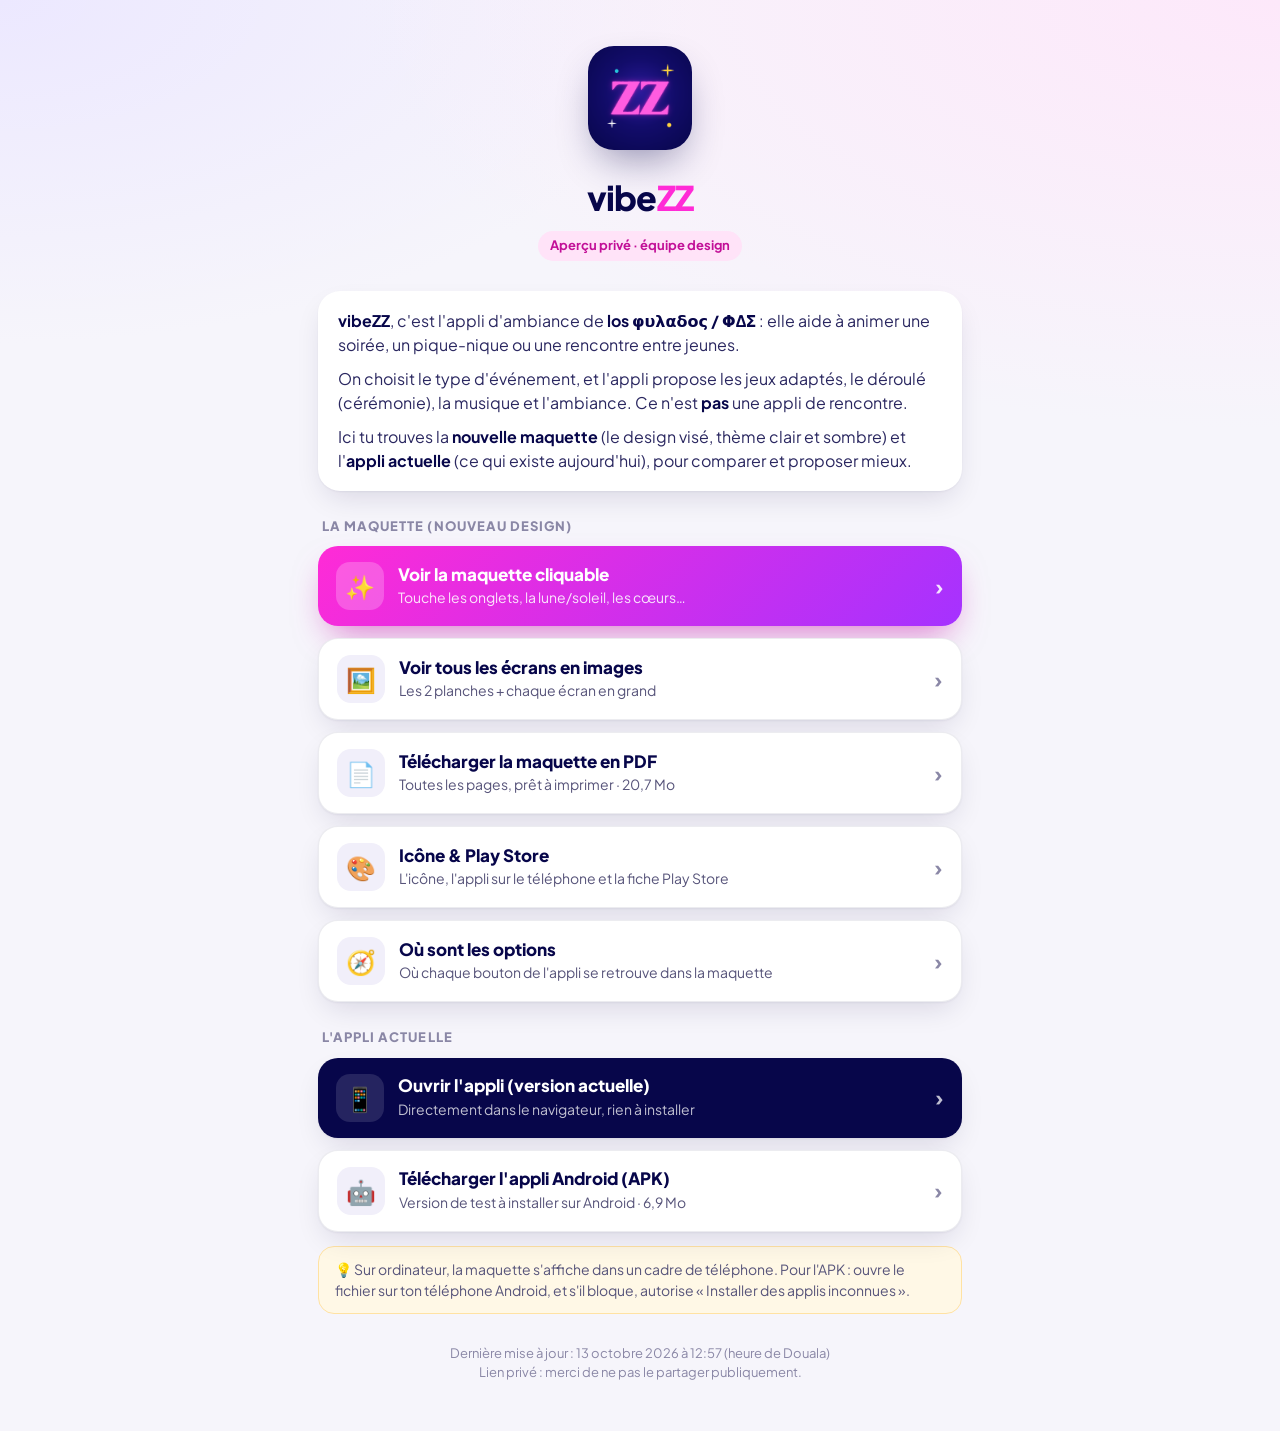
<file: index.html>
<!doctype html>
<html lang="fr"><head><meta charset="utf-8">
<meta name="viewport" content="width=device-width, initial-scale=1, viewport-fit=cover">
<meta name="robots" content="noindex,nofollow,noarchive">
<meta name="theme-color" content="#ffffff">
<link rel="icon" type="image/png" href="icone-zz.png">
<link rel="apple-touch-icon" href="icone-zz.png">
<title>vibeZZ · aperçu privé</title>
<style>
@font-face { font-family: "Jakarta"; src: url(fonts/jakarta.ttf) format("truetype"); font-weight: 200 800; }
* { box-sizing: border-box; margin: 0; padding: 0; }
:root { --navy:#07064a; --mag:#ff2bd6; --mag-d:#c20f97; --bg:#f6f5fb; --card:#fff; --t2:#57547a; --t3:#8a87a6; --line:rgba(18,15,61,.08);
  --shadow: 0 1px 2px rgba(18,15,61,.05), 0 12px 30px -8px rgba(18,15,61,.14); }
html { -webkit-text-size-adjust: 100%; }
body { font-family: "Jakarta", system-ui, -apple-system, Segoe UI, Roboto, sans-serif; color: var(--navy); line-height: 1.5;
  background: radial-gradient(120% 50% at 100% 0%, #fde8fa 0%, rgba(253,232,250,0) 60%), radial-gradient(90% 40% at 0% 0%, #ece8ff 0%, rgba(236,232,255,0) 60%), var(--bg);
  min-height: 100vh; -webkit-font-smoothing: antialiased; }
.wrap { max-width: 680px; margin: 0 auto; padding: 28px 18px 48px; }
a { color: var(--mag-d); }
.top { display:flex; align-items:center; gap:12px; margin-bottom: 18px; }
.top a.back { text-decoration:none; font-weight:700; background:#fff; border-radius:999px; padding:8px 14px; box-shadow:var(--shadow); color:var(--navy); font-size:15px; }
.foot { text-align:center; color: var(--t3); font-size: 13px; margin-top: 30px; }

.hero { text-align:center; padding: 18px 6px 8px; }
.hero img { width: 104px; height: 104px; border-radius: 26px; box-shadow: 0 18px 40px -12px rgba(7,6,74,.45); }
.hero h1 { font-size: 34px; font-weight: 800; letter-spacing: -.02em; margin-top: 16px; }
.hero h1 span { color: var(--mag); }
.hero .tag { display:inline-block; margin-top: 8px; font-size: 13px; font-weight: 700; color: var(--mag-d); background: #ffe3f8; padding: 5px 12px; border-radius: 999px; }
.intro { background: var(--card); border-radius: 22px; padding: 18px 20px; box-shadow: var(--shadow); margin: 22px 0; font-size: 16px; color: #2a2760; }
.intro p + p { margin-top: 10px; }
.intro b { color: var(--navy); }
.btns { display: grid; gap: 12px; }
.btn { display:flex; align-items:center; gap: 14px; text-decoration:none; color: var(--navy); background: var(--card); border-radius: 20px; padding: 16px 18px;
  box-shadow: var(--shadow); transition: transform .15s ease, box-shadow .15s ease; border: 1px solid var(--line); }
.btn:hover { transform: translateY(-2px); box-shadow: 0 2px 4px rgba(18,15,61,.06), 0 20px 40px -12px rgba(48,20,110,.28); }
.btn:active { transform: scale(.98); }
.btn .ic { flex: 0 0 48px; height: 48px; border-radius: 14px; display:grid; place-items:center; font-size: 24px; background: #f1effa; }
.btn .tx { flex: 1; min-width: 0; }
.btn .tt { display:block; font-weight: 800; font-size: 17px; line-height: 1.25; }
.btn .st { display:block; font-size: 14px; color: var(--t2); margin-top: 2px; }
.btn .ar { color: var(--t3); font-size: 22px; font-weight: 700; }
.btn.main { background: linear-gradient(135deg, #ff2bd6 0%, #a532ff 100%); color: #fff; border: 0; box-shadow: 0 16px 34px -12px rgba(200,20,170,.6); }
.btn.main .ic { background: rgba(255,255,255,.22); }
.btn.main .st, .btn.main .ar { color: rgba(255,255,255,.88); }
.btn.dark { background: var(--navy); color: #fff; border: 0; }
.btn.dark .ic { background: rgba(255,255,255,.12); }
.btn.dark .st, .btn.dark .ar { color: rgba(255,255,255,.75); }
.sec { font-size: 13px; font-weight: 800; letter-spacing: .08em; text-transform: uppercase; color: var(--t3); margin: 26px 4px 10px; }
.note { font-size: 14px; color: var(--t2); background: #fff8e6; border-radius: 16px; padding: 12px 16px; margin-top: 14px; border: 1px solid #ffe2a3; }

</style></head><body><div class="wrap">

<div class="hero"><img src="icone-zz.png" alt="Icône vibeZZ"><h1>vibe<span>ZZ</span></h1>
<span class="tag">Aperçu privé · équipe design</span></div>
<div class="intro">
<p><b>vibeZZ</b>, c'est l'appli d'ambiance de <b>los φυλαδος / ΦΔΣ</b> : elle aide à animer une soirée, un pique-nique ou une rencontre entre jeunes.</p>
<p>On choisit le type d'événement, et l'appli propose les jeux adaptés, le déroulé (cérémonie), la musique et l'ambiance. Ce n'est <b>pas</b> une appli de rencontre.</p>
<p>Ici tu trouves la <b>nouvelle maquette</b> (le design visé, thème clair et sombre) et l'<b>appli actuelle</b> (ce qui existe aujourd'hui), pour comparer et proposer mieux.</p>
</div>
<div class="sec">La maquette (nouveau design)</div>
<div class="btns">
<a class="btn main" href="maquette/"><span class="ic">✨</span><span class="tx"><span class="tt">Voir la maquette cliquable</span><span class="st">Touche les onglets, la lune/soleil, les cœurs…</span></span><span class="ar">›</span></a>

<a class="btn " href="ecrans.html"><span class="ic">🖼️</span><span class="tx"><span class="tt">Voir tous les écrans en images</span><span class="st">Les 2 planches + chaque écran en grand</span></span><span class="ar">›</span></a>

<a class="btn " href="fichiers/vibeZZ-maquette.pdf" download><span class="ic">📄</span><span class="tx"><span class="tt">Télécharger la maquette en PDF</span><span class="st">Toutes les pages, prêt à imprimer · 20,7 Mo</span></span><span class="ar">›</span></a>

<a class="btn " href="maquette/identite.html"><span class="ic">🎨</span><span class="tx"><span class="tt">Icône & Play Store</span><span class="st">L'icône, l'appli sur le téléphone et la fiche Play Store</span></span><span class="ar">›</span></a>

<a class="btn " href="options.html"><span class="ic">🧭</span><span class="tx"><span class="tt">Où sont les options</span><span class="st">Où chaque bouton de l'appli se retrouve dans la maquette</span></span><span class="ar">›</span></a>

</div>
<div class="sec">L'appli actuelle</div>
<div class="btns">
<a class="btn dark" href="app/"><span class="ic">📱</span><span class="tx"><span class="tt">Ouvrir l'appli (version actuelle)</span><span class="st">Directement dans le navigateur, rien à installer</span></span><span class="ar">›</span></a>

<a class="btn " href="fichiers/vibeZZ-test.apk" download><span class="ic">🤖</span><span class="tx"><span class="tt">Télécharger l'appli Android (APK)</span><span class="st">Version de test à installer sur Android · 6,9 Mo</span></span><span class="ar">›</span></a>

</div>
<p class="note">💡 Sur ordinateur, la maquette s'affiche dans un cadre de téléphone. Pour l'APK : ouvre le fichier sur ton téléphone Android, et s'il bloque, autorise « Installer des applis inconnues ».</p>
<p class="foot">Dernière mise à jour : 13 octobre 2026 à 12:57 (heure de Douala)<br>Lien privé : merci de ne pas le partager publiquement.</p></div></body></html>
</file>
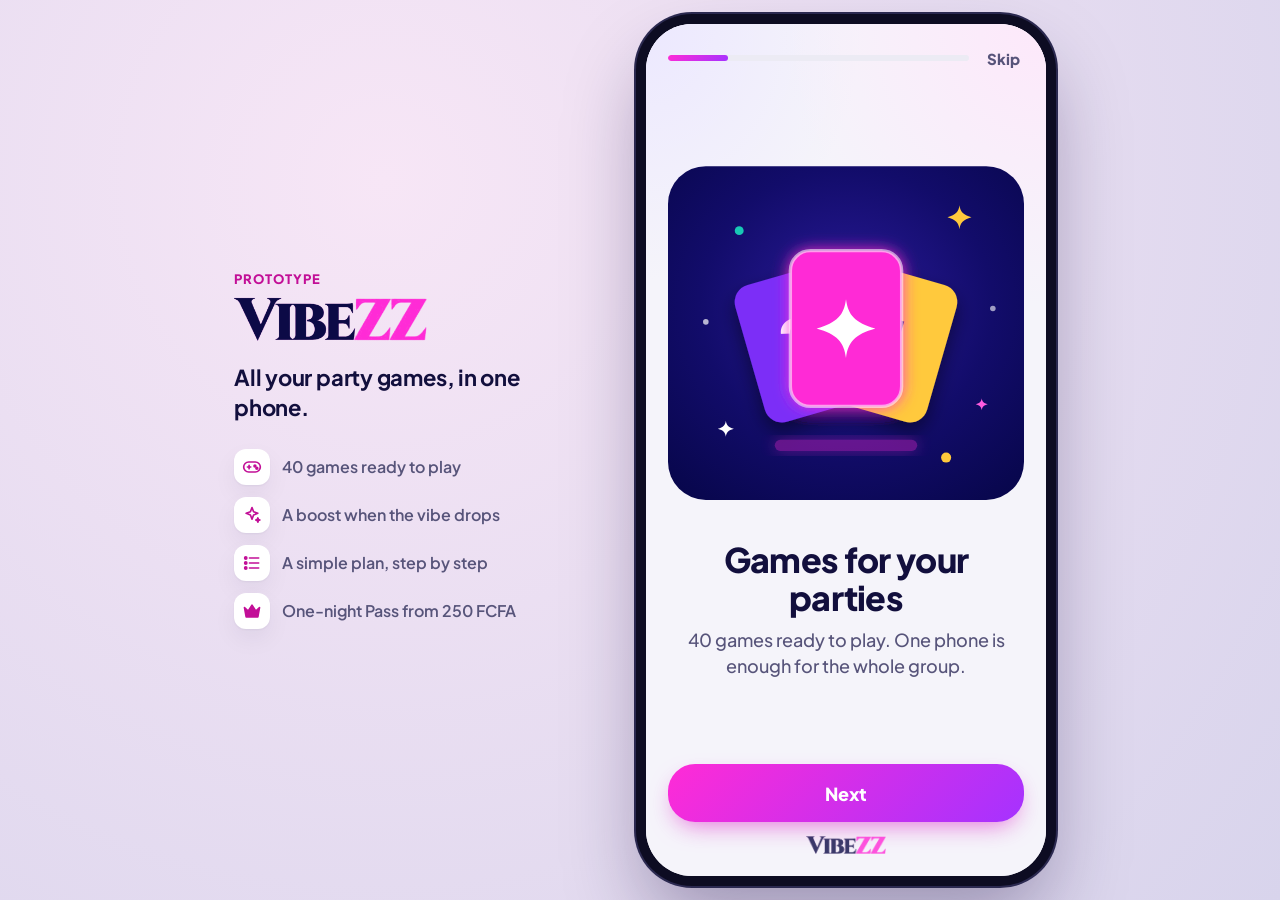
<file: app/index.html>
<!doctype html>
<html lang="fr">
  <head>
    <meta name="robots" content="noindex,nofollow,noarchive">
    <meta charset="UTF-8" />
    <meta name="viewport" content="width=device-width, initial-scale=1, viewport-fit=cover" />
    <meta name="theme-color" content="#f5f4fa" />
    <meta name="description" content="vibeZZ · Jeux de soirée. 40 jeux, une relance quand l'ambiance baisse et un programme simple, dans un seul téléphone." />
    <link rel="icon" type="image/png" sizes="64x64" href="./favicon.png" />
    <link rel="icon" type="image/png" sizes="192x192" href="./icon-192.png" />
    <link rel="apple-touch-icon" sizes="180x180" href="./apple-touch-icon.png" />
    <title>vibeZZ · Jeux de soirée</title>
    <script type="module" crossorigin src="./assets/index-Cd47HZCJ.js"></script>
    <link rel="stylesheet" crossorigin href="./assets/index-VBh6Sw8h.css">
  </head>
  <body>
    <div id="root"></div>
  </body>
</html>
</file>
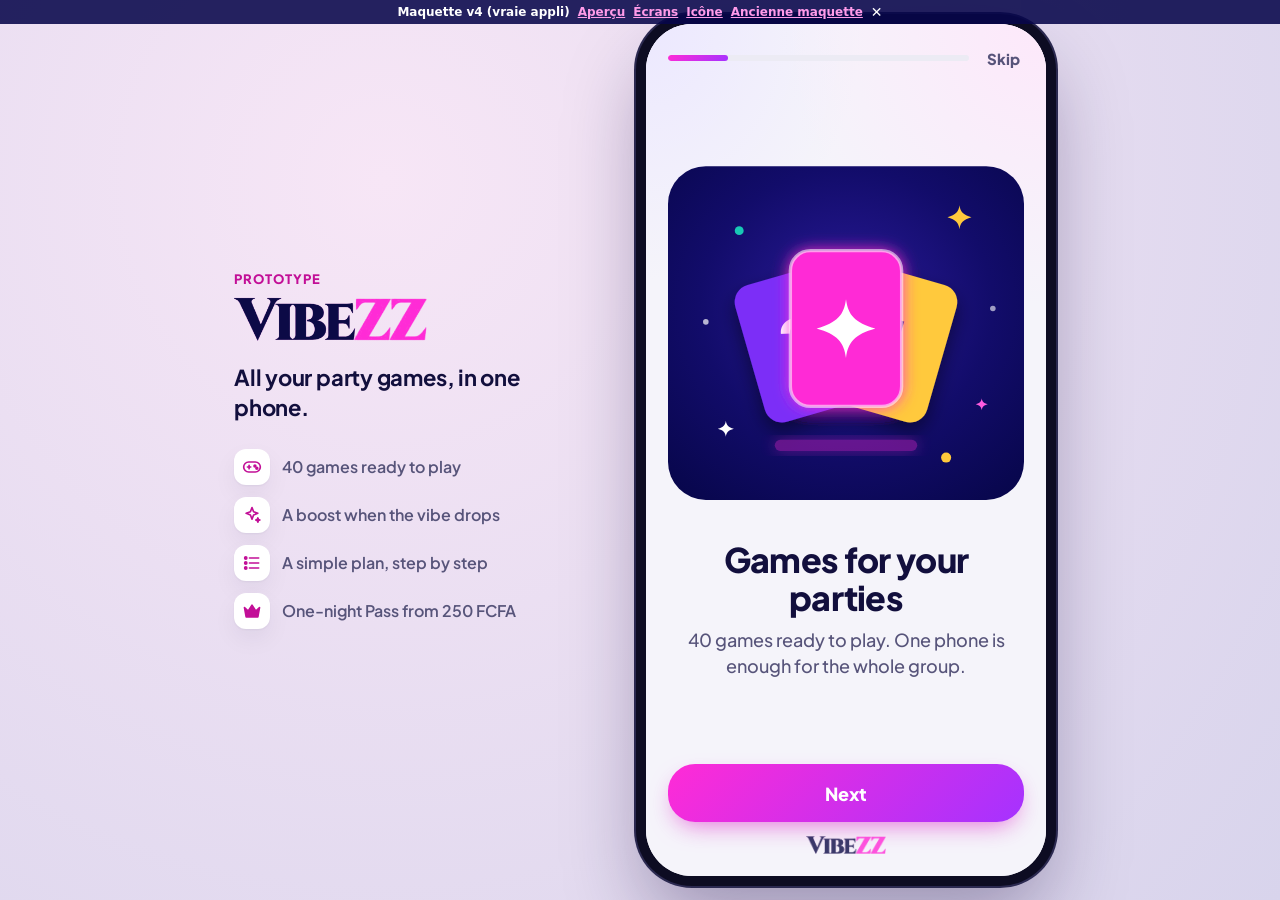
<file: maquette/index.html>
<!doctype html>
<html lang="fr">
  <head>
    <meta name="robots" content="noindex,nofollow,noarchive">
    <title>vibeZZ · maquette v4</title>
    <script>try{if(!localStorage.getItem('vibezz.v2')){localStorage.setItem('vibezz.v2',JSON.stringify({players:['Ludo','Evra','Mireille','Junior','Carine','Boris']}));localStorage.setItem('vibezz.groups',JSON.stringify({'Les cousins':['Ludo','Evra','Mireille','Junior','Carine','Boris']}))}}catch(e){}</script>
    <meta charset="UTF-8" />
    <meta name="viewport" content="width=device-width, initial-scale=1, viewport-fit=cover" />
    <meta name="theme-color" content="#f5f4fa" />
    <meta name="description" content="vibeZZ · Jeux de soirée. 40 jeux, une relance quand l'ambiance baisse et un programme simple, dans un seul téléphone." />
    <link rel="icon" type="image/png" sizes="64x64" href="./favicon.png" />
    <link rel="icon" type="image/png" sizes="192x192" href="./icon-192.png" />
    <link rel="apple-touch-icon" sizes="180x180" href="./apple-touch-icon.png" />
    <title>vibeZZ · Jeux de soirée</title>
    <script type="module" crossorigin src="./assets/index-Cd47HZCJ.js"></script>
    <link rel="stylesheet" crossorigin href="./assets/index-VBh6Sw8h.css">
  </head>
  <body><div id="maq-v4" style="position:fixed;top:0;left:0;right:0;z-index:9999;display:flex;gap:8px;justify-content:center;align-items:center;padding:4px 8px;font:700 12px system-ui;background:rgba(7,6,74,.88);color:#fff"><span>Maquette v4 (vraie appli)</span><a style="color:#ff9be9" href="../">Aperçu</a><a style="color:#ff9be9" href="../ecrans.html">Écrans</a><a style="color:#ff9be9" href="identite.html">Icône</a><a style="color:#ff9be9" href="maquette-v2.html">Ancienne maquette</a><button onclick="this.parentNode.remove()" style="background:none;border:0;color:#fff;font-size:14px">✕</button></div>
    <div id="root"></div>
  </body>
</html>
</file>
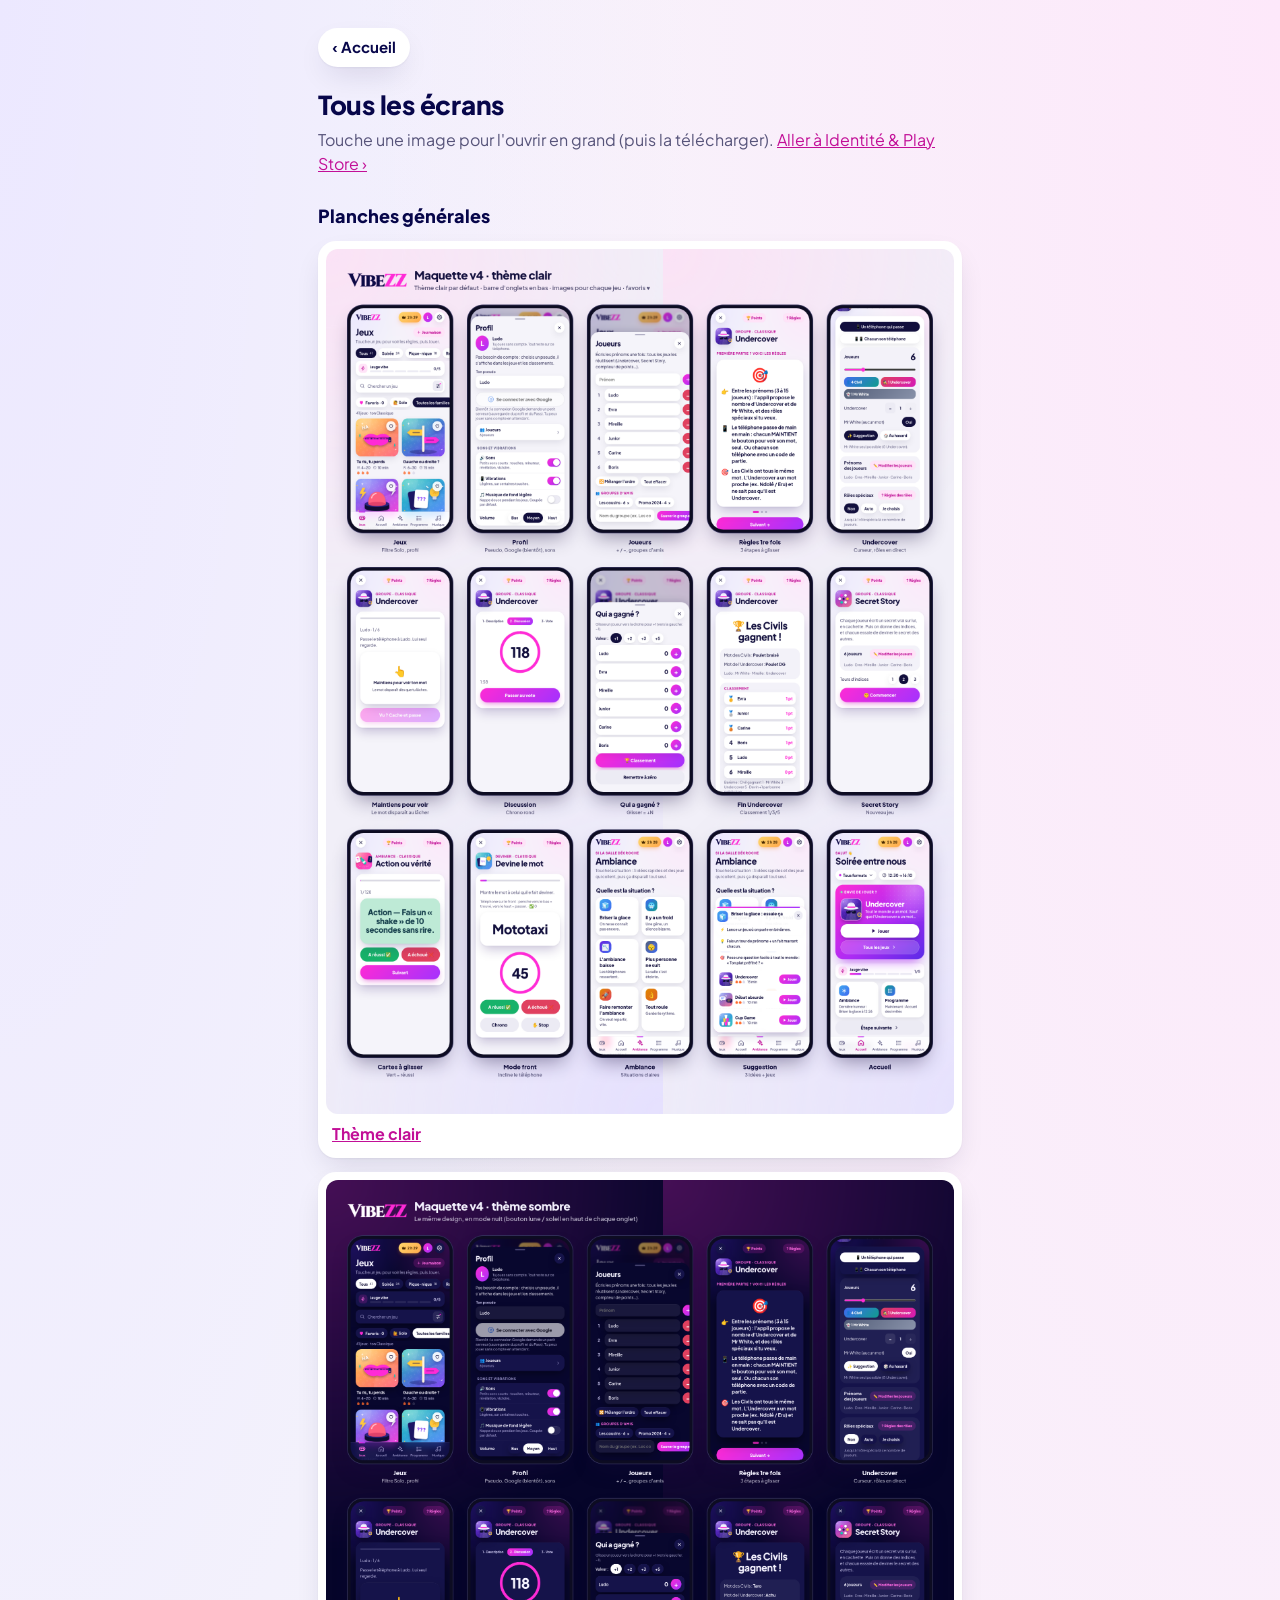
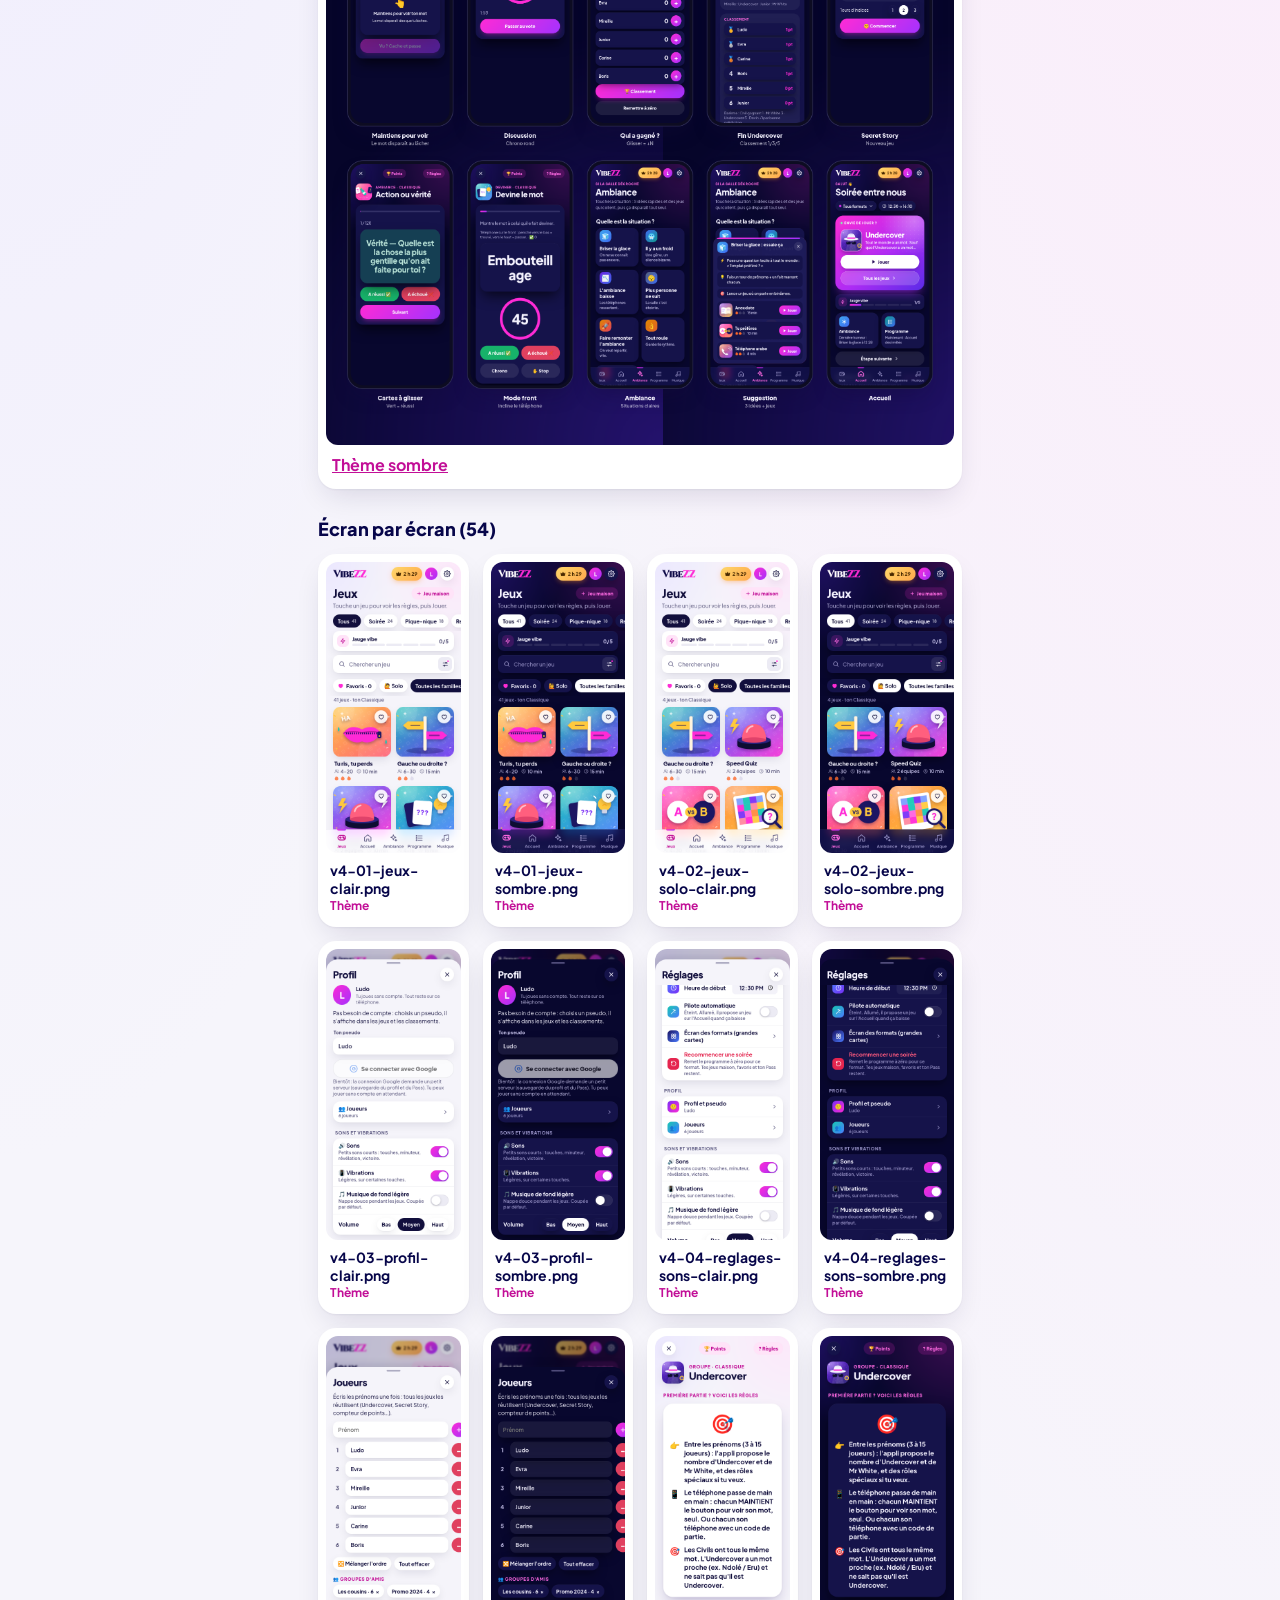
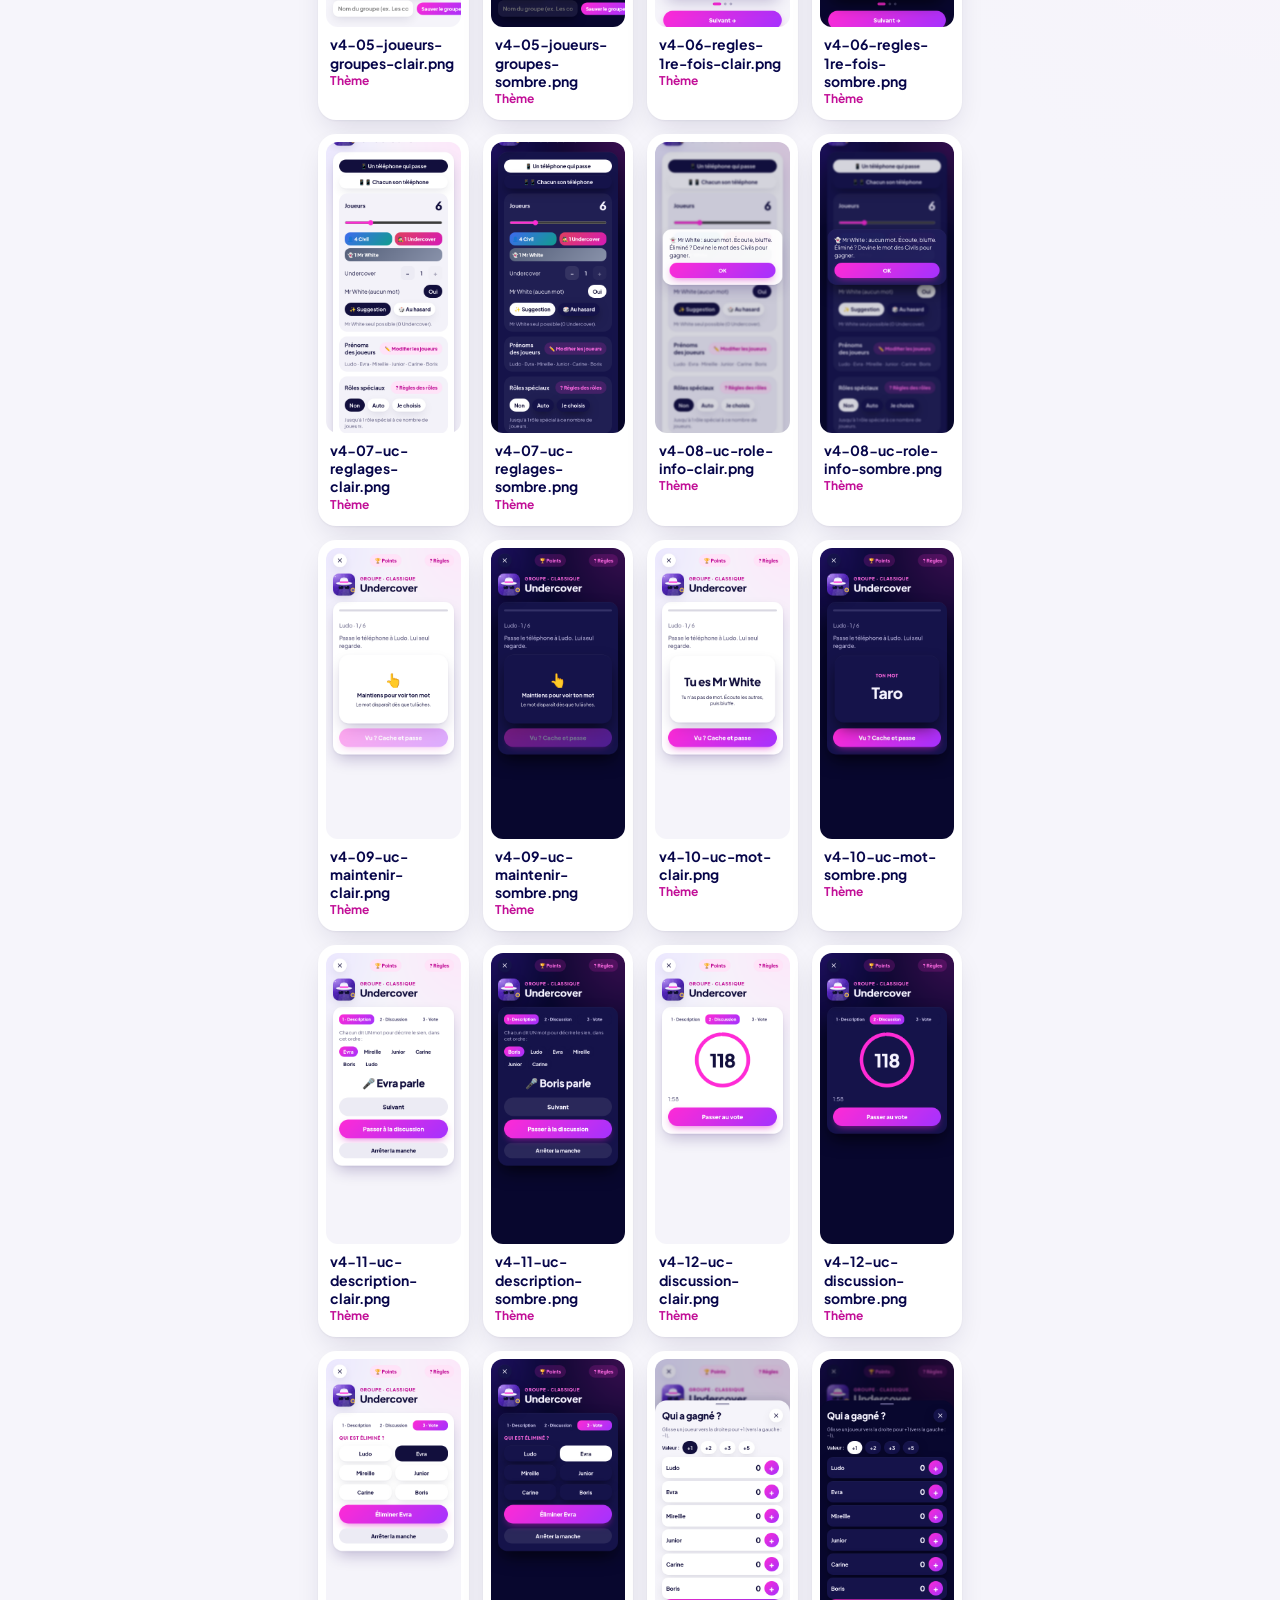
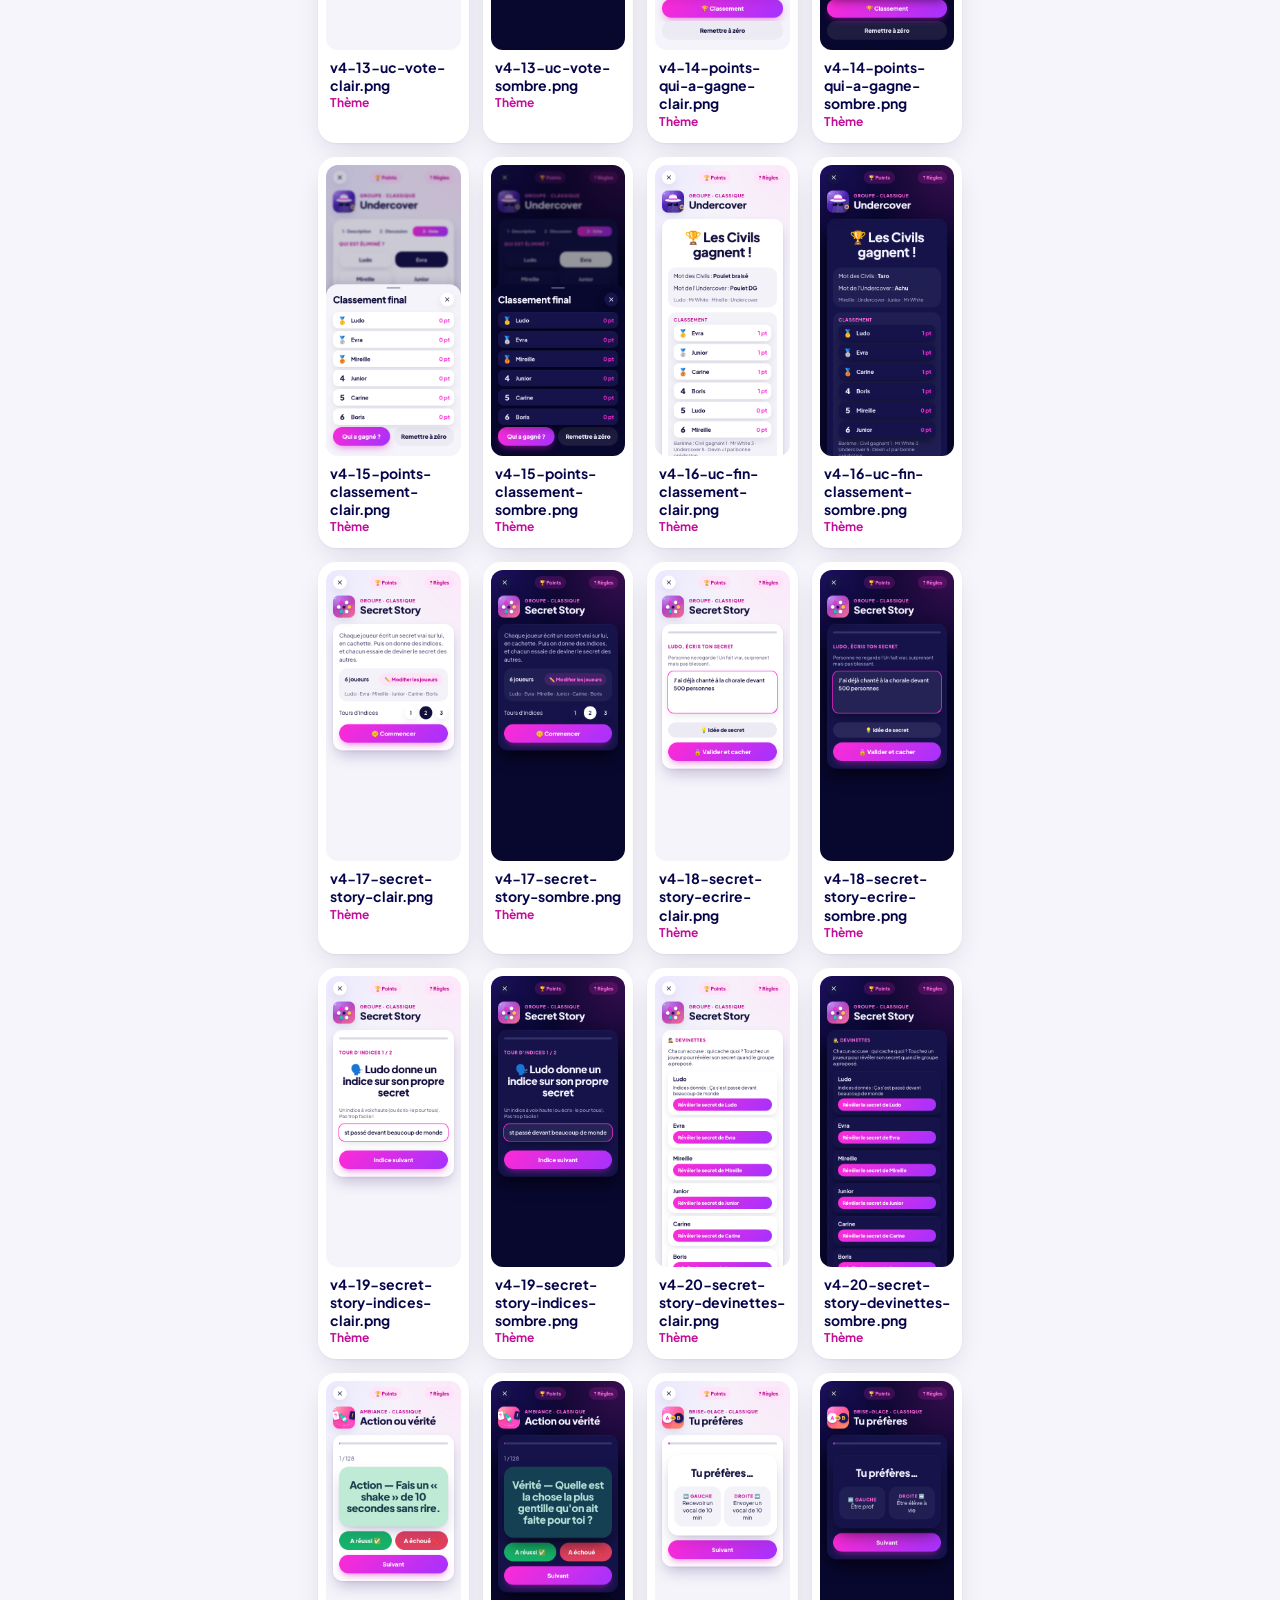
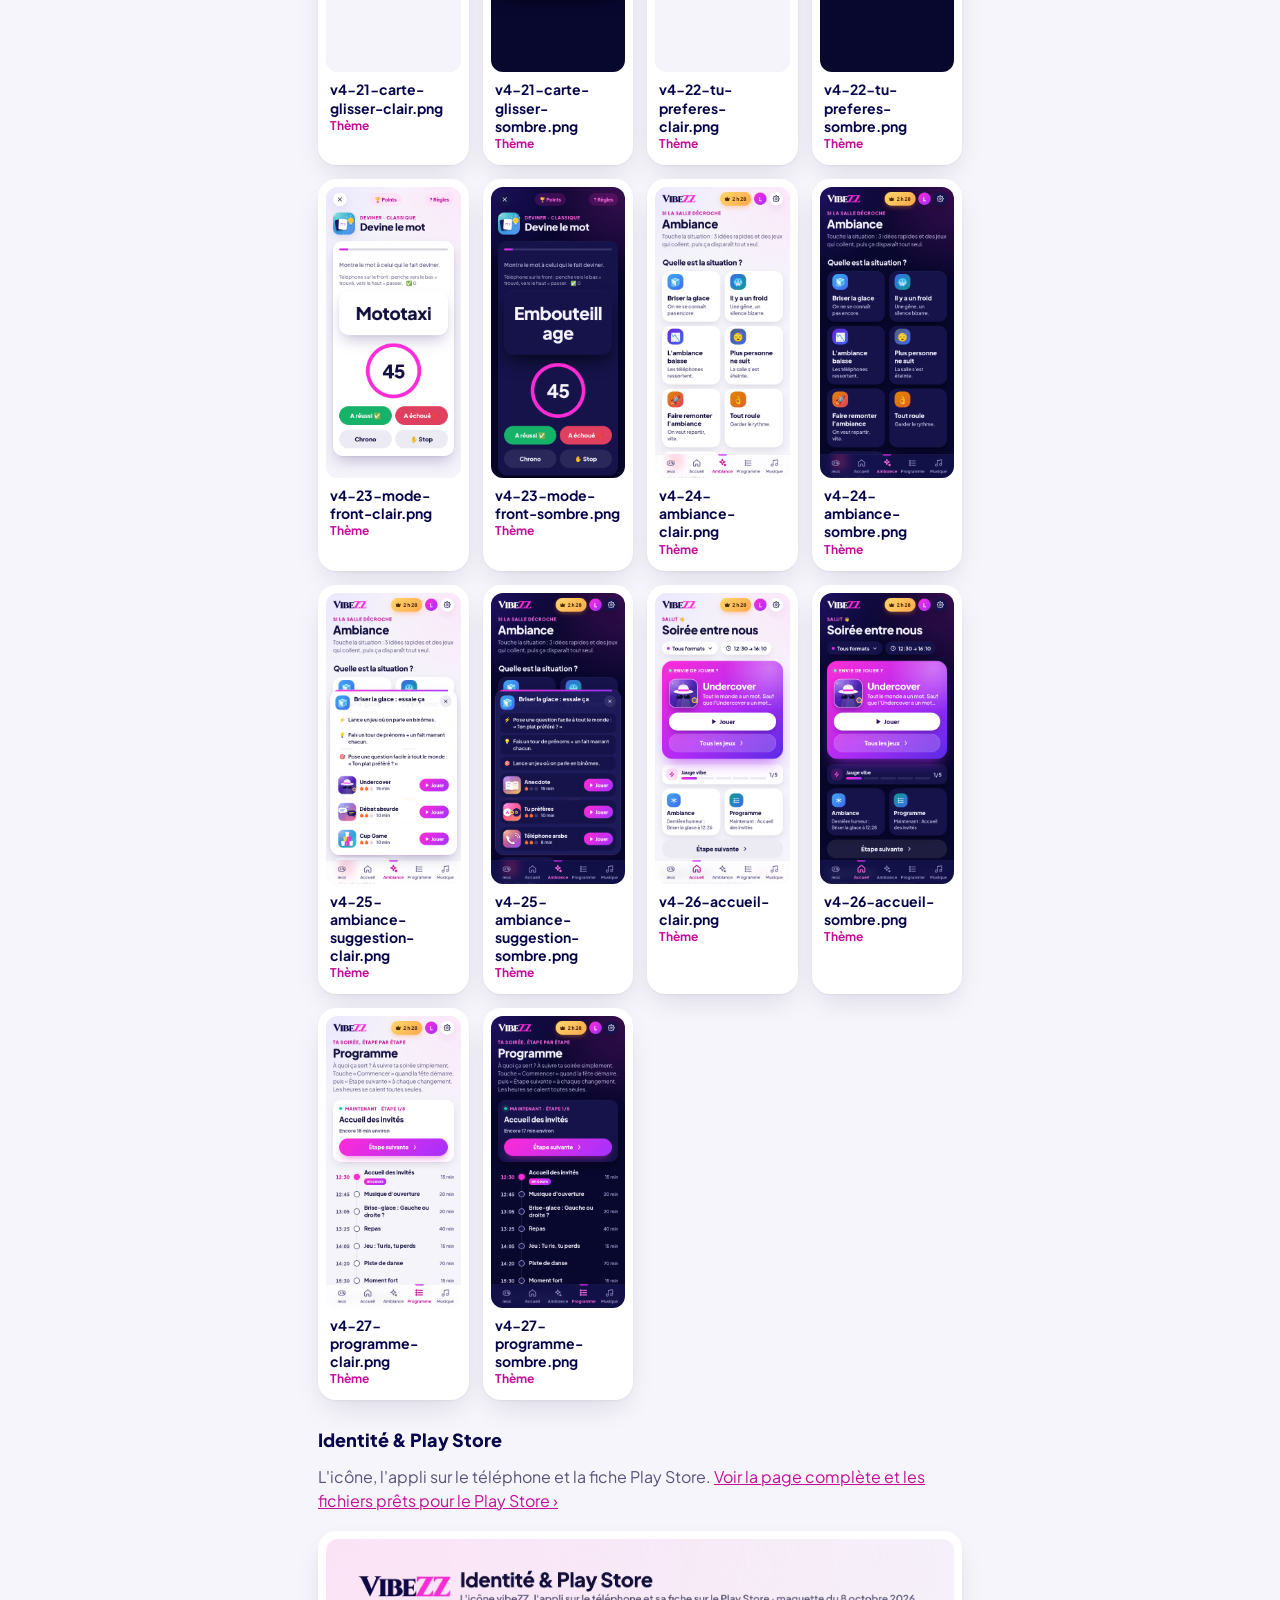
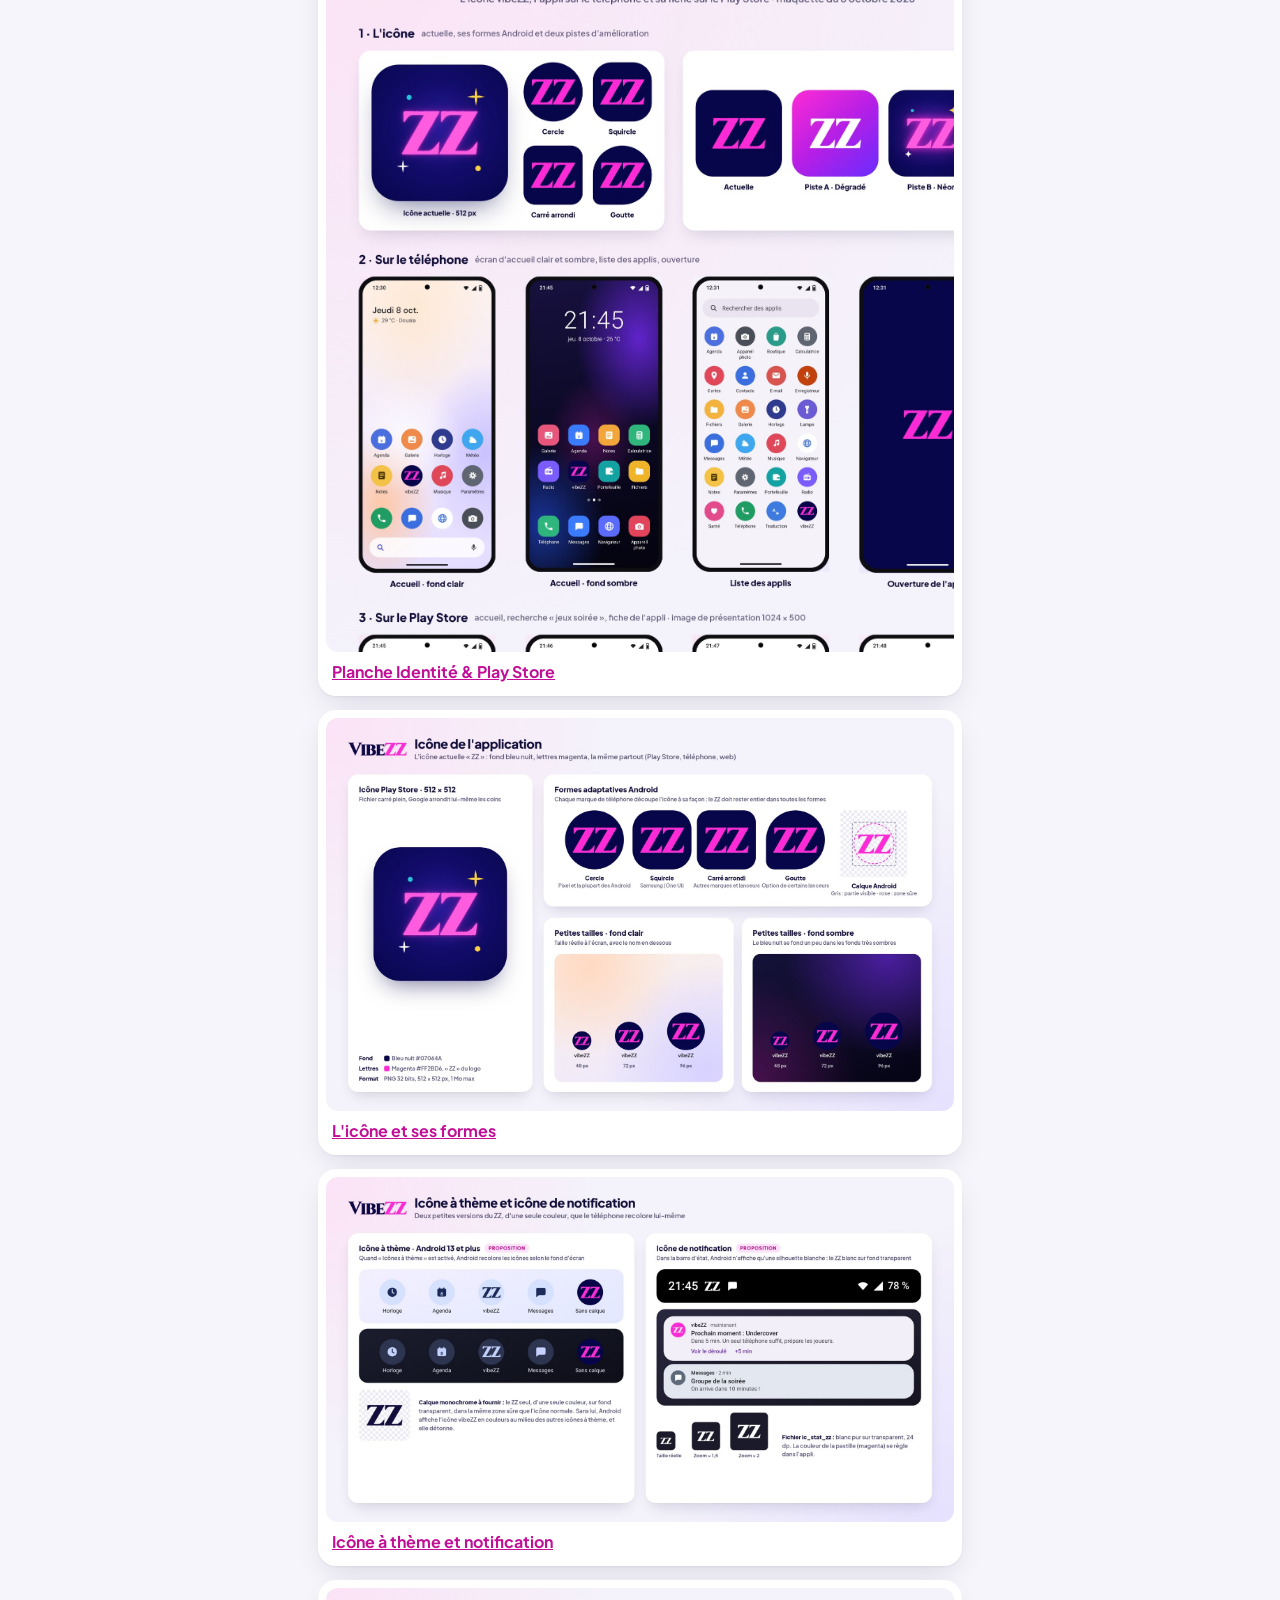
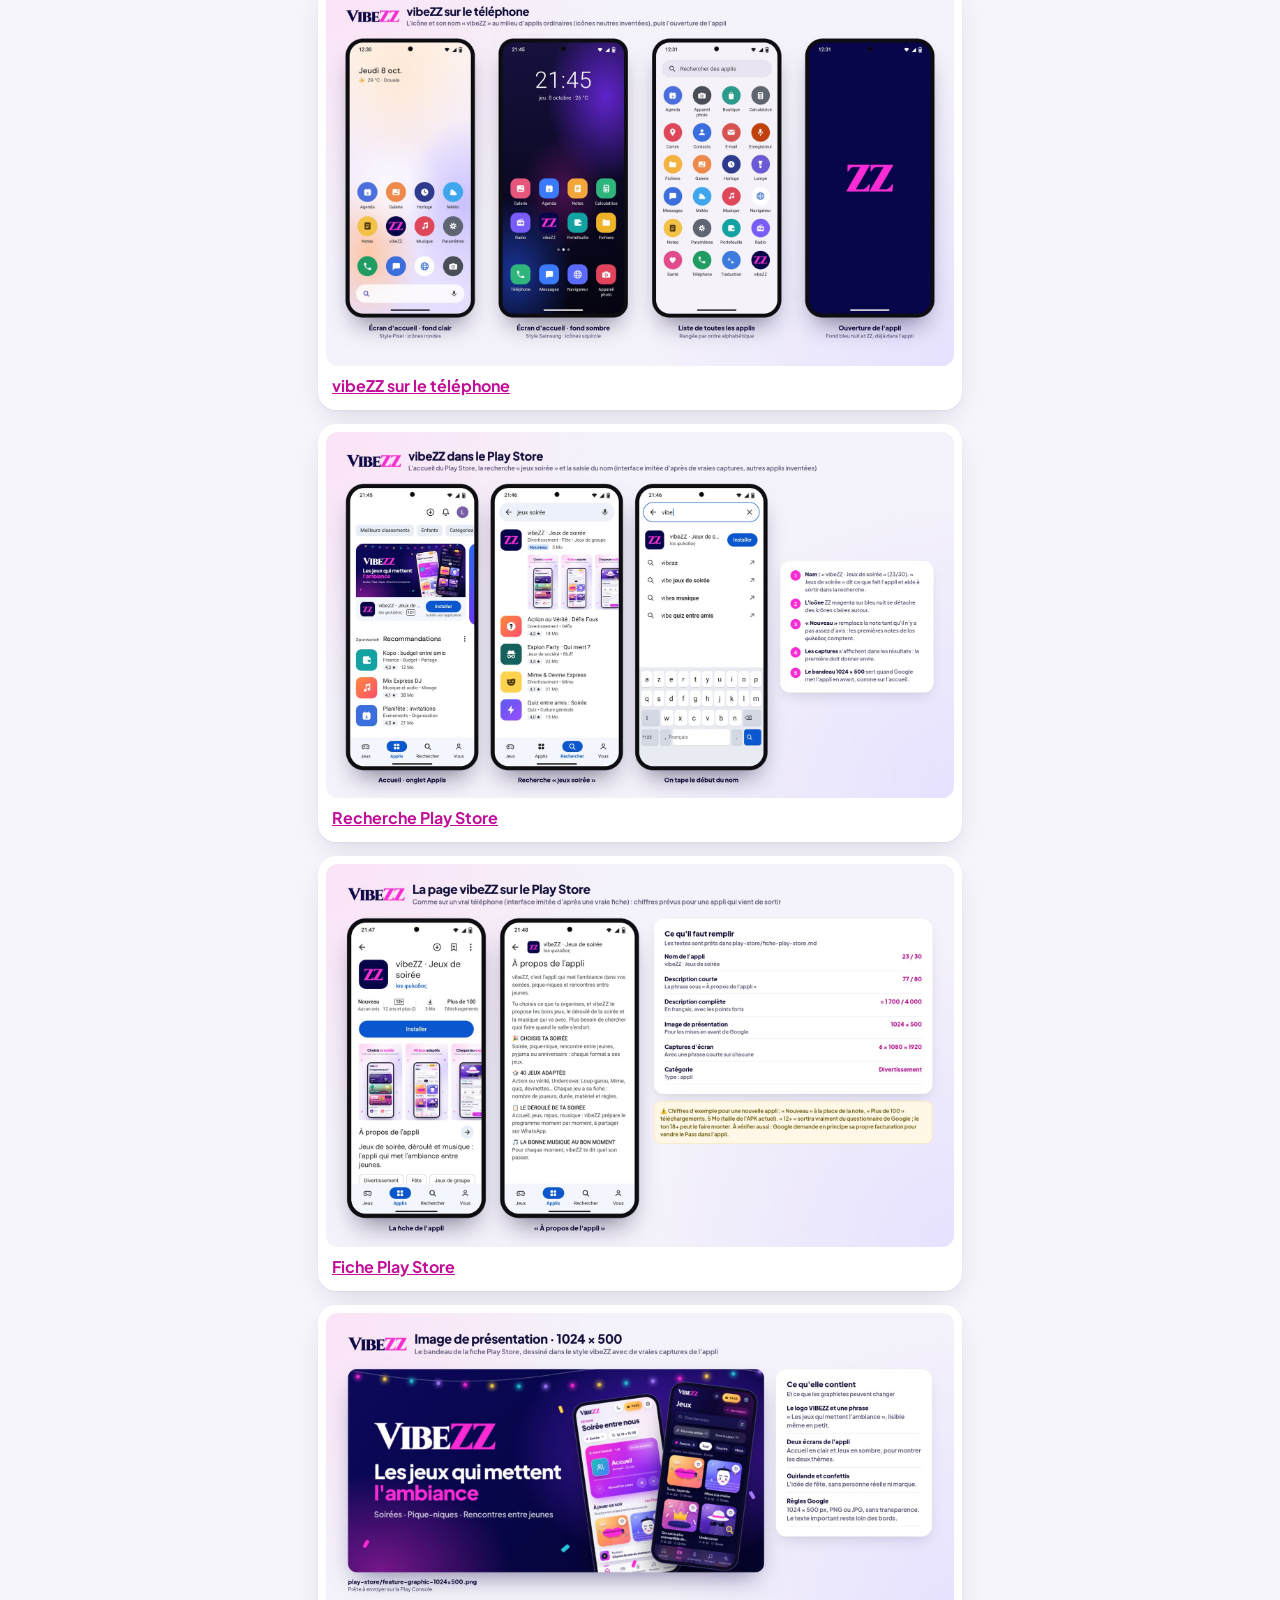
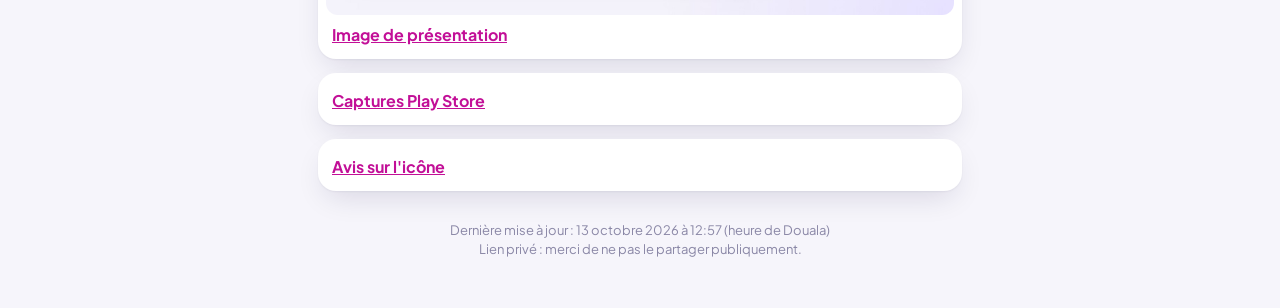
<file: ecrans.html>
<!doctype html>
<html lang="fr"><head><meta charset="utf-8">
<meta name="viewport" content="width=device-width, initial-scale=1, viewport-fit=cover">
<meta name="robots" content="noindex,nofollow,noarchive">
<meta name="theme-color" content="#ffffff">
<link rel="icon" type="image/png" href="icone-zz.png">
<link rel="apple-touch-icon" href="icone-zz.png">
<title>vibeZZ · tous les écrans</title>
<style>
@font-face { font-family: "Jakarta"; src: url(fonts/jakarta.ttf) format("truetype"); font-weight: 200 800; }
* { box-sizing: border-box; margin: 0; padding: 0; }
:root { --navy:#07064a; --mag:#ff2bd6; --mag-d:#c20f97; --bg:#f6f5fb; --card:#fff; --t2:#57547a; --t3:#8a87a6; --line:rgba(18,15,61,.08);
  --shadow: 0 1px 2px rgba(18,15,61,.05), 0 12px 30px -8px rgba(18,15,61,.14); }
html { -webkit-text-size-adjust: 100%; }
body { font-family: "Jakarta", system-ui, -apple-system, Segoe UI, Roboto, sans-serif; color: var(--navy); line-height: 1.5;
  background: radial-gradient(120% 50% at 100% 0%, #fde8fa 0%, rgba(253,232,250,0) 60%), radial-gradient(90% 40% at 0% 0%, #ece8ff 0%, rgba(236,232,255,0) 60%), var(--bg);
  min-height: 100vh; -webkit-font-smoothing: antialiased; }
.wrap { max-width: 680px; margin: 0 auto; padding: 28px 18px 48px; }
a { color: var(--mag-d); }
.top { display:flex; align-items:center; gap:12px; margin-bottom: 18px; }
.top a.back { text-decoration:none; font-weight:700; background:#fff; border-radius:999px; padding:8px 14px; box-shadow:var(--shadow); color:var(--navy); font-size:15px; }
.foot { text-align:center; color: var(--t3); font-size: 13px; margin-top: 30px; }

h1 { font-size: 26px; font-weight: 800; letter-spacing: -.01em; }
.sub { color: var(--t2); margin: 4px 0 18px; }
h2 { font-size: 18px; font-weight: 800; margin: 26px 0 12px; }
.planche { display:block; background:#fff; border-radius: 18px; padding: 8px; box-shadow: var(--shadow); margin-bottom: 14px; }
.planche img { width:100%; display:block; border-radius: 12px; }
.planche span { display:block; font-weight:700; padding: 8px 6px 4px; }
.grid { display:grid; grid-template-columns: repeat(auto-fill, minmax(150px, 1fr)); gap: 14px; }
.grid a { text-decoration:none; color: var(--navy); background:#fff; border-radius: 18px; padding: 8px; box-shadow: var(--shadow); transition: transform .15s; }
.grid a:hover { transform: translateY(-2px); }
.grid img { width:100%; display:block; border-radius: 12px; aspect-ratio: 390/844; object-fit: cover; background:#eee; }
.grid b { display:block; font-size: 14px; margin: 8px 4px 0; line-height:1.3; }
.grid i { font-style: normal; font-size: 12px; font-weight:700; color: var(--mag-d); margin: 0 4px 4px; display:block; }
.grid i.sombre { color: #5b2be8; }

</style></head><body><div class="wrap">
<div class="top"><a class="back" href="./">‹ Accueil</a></div>
<h1>Tous les écrans</h1><p class="sub">Touche une image pour l'ouvrir en grand (puis la télécharger). <a href="#identite">Aller à Identité &amp; Play Store ›</a></p>
<h2>Planches générales</h2>
<a class="planche" href="maquette/planche-clair.png" target="_blank"><img loading="lazy" src="maquette/planche-clair.png" alt="Planche thème clair"><span>Thème clair</span></a>
<a class="planche" href="maquette/planche-sombre.png" target="_blank"><img loading="lazy" src="maquette/planche-sombre.png" alt="Planche thème sombre"><span>Thème sombre</span></a>
<h2>Écran par écran (54)</h2>
<div class="grid"><a href="maquette/ecrans/v4-01-jeux-clair.png" target="_blank"><img loading="lazy" src="maquette/ecrans/v4-01-jeux-clair.png" alt="v4-01-jeux-clair.png"><b>v4-01-jeux-clair.png</b><i class="">Thème </i></a>
<a href="maquette/ecrans/v4-01-jeux-sombre.png" target="_blank"><img loading="lazy" src="maquette/ecrans/v4-01-jeux-sombre.png" alt="v4-01-jeux-sombre.png"><b>v4-01-jeux-sombre.png</b><i class="">Thème </i></a>
<a href="maquette/ecrans/v4-02-jeux-solo-clair.png" target="_blank"><img loading="lazy" src="maquette/ecrans/v4-02-jeux-solo-clair.png" alt="v4-02-jeux-solo-clair.png"><b>v4-02-jeux-solo-clair.png</b><i class="">Thème </i></a>
<a href="maquette/ecrans/v4-02-jeux-solo-sombre.png" target="_blank"><img loading="lazy" src="maquette/ecrans/v4-02-jeux-solo-sombre.png" alt="v4-02-jeux-solo-sombre.png"><b>v4-02-jeux-solo-sombre.png</b><i class="">Thème </i></a>
<a href="maquette/ecrans/v4-03-profil-clair.png" target="_blank"><img loading="lazy" src="maquette/ecrans/v4-03-profil-clair.png" alt="v4-03-profil-clair.png"><b>v4-03-profil-clair.png</b><i class="">Thème </i></a>
<a href="maquette/ecrans/v4-03-profil-sombre.png" target="_blank"><img loading="lazy" src="maquette/ecrans/v4-03-profil-sombre.png" alt="v4-03-profil-sombre.png"><b>v4-03-profil-sombre.png</b><i class="">Thème </i></a>
<a href="maquette/ecrans/v4-04-reglages-sons-clair.png" target="_blank"><img loading="lazy" src="maquette/ecrans/v4-04-reglages-sons-clair.png" alt="v4-04-reglages-sons-clair.png"><b>v4-04-reglages-sons-clair.png</b><i class="">Thème </i></a>
<a href="maquette/ecrans/v4-04-reglages-sons-sombre.png" target="_blank"><img loading="lazy" src="maquette/ecrans/v4-04-reglages-sons-sombre.png" alt="v4-04-reglages-sons-sombre.png"><b>v4-04-reglages-sons-sombre.png</b><i class="">Thème </i></a>
<a href="maquette/ecrans/v4-05-joueurs-groupes-clair.png" target="_blank"><img loading="lazy" src="maquette/ecrans/v4-05-joueurs-groupes-clair.png" alt="v4-05-joueurs-groupes-clair.png"><b>v4-05-joueurs-groupes-clair.png</b><i class="">Thème </i></a>
<a href="maquette/ecrans/v4-05-joueurs-groupes-sombre.png" target="_blank"><img loading="lazy" src="maquette/ecrans/v4-05-joueurs-groupes-sombre.png" alt="v4-05-joueurs-groupes-sombre.png"><b>v4-05-joueurs-groupes-sombre.png</b><i class="">Thème </i></a>
<a href="maquette/ecrans/v4-06-regles-1re-fois-clair.png" target="_blank"><img loading="lazy" src="maquette/ecrans/v4-06-regles-1re-fois-clair.png" alt="v4-06-regles-1re-fois-clair.png"><b>v4-06-regles-1re-fois-clair.png</b><i class="">Thème </i></a>
<a href="maquette/ecrans/v4-06-regles-1re-fois-sombre.png" target="_blank"><img loading="lazy" src="maquette/ecrans/v4-06-regles-1re-fois-sombre.png" alt="v4-06-regles-1re-fois-sombre.png"><b>v4-06-regles-1re-fois-sombre.png</b><i class="">Thème </i></a>
<a href="maquette/ecrans/v4-07-uc-reglages-clair.png" target="_blank"><img loading="lazy" src="maquette/ecrans/v4-07-uc-reglages-clair.png" alt="v4-07-uc-reglages-clair.png"><b>v4-07-uc-reglages-clair.png</b><i class="">Thème </i></a>
<a href="maquette/ecrans/v4-07-uc-reglages-sombre.png" target="_blank"><img loading="lazy" src="maquette/ecrans/v4-07-uc-reglages-sombre.png" alt="v4-07-uc-reglages-sombre.png"><b>v4-07-uc-reglages-sombre.png</b><i class="">Thème </i></a>
<a href="maquette/ecrans/v4-08-uc-role-info-clair.png" target="_blank"><img loading="lazy" src="maquette/ecrans/v4-08-uc-role-info-clair.png" alt="v4-08-uc-role-info-clair.png"><b>v4-08-uc-role-info-clair.png</b><i class="">Thème </i></a>
<a href="maquette/ecrans/v4-08-uc-role-info-sombre.png" target="_blank"><img loading="lazy" src="maquette/ecrans/v4-08-uc-role-info-sombre.png" alt="v4-08-uc-role-info-sombre.png"><b>v4-08-uc-role-info-sombre.png</b><i class="">Thème </i></a>
<a href="maquette/ecrans/v4-09-uc-maintenir-clair.png" target="_blank"><img loading="lazy" src="maquette/ecrans/v4-09-uc-maintenir-clair.png" alt="v4-09-uc-maintenir-clair.png"><b>v4-09-uc-maintenir-clair.png</b><i class="">Thème </i></a>
<a href="maquette/ecrans/v4-09-uc-maintenir-sombre.png" target="_blank"><img loading="lazy" src="maquette/ecrans/v4-09-uc-maintenir-sombre.png" alt="v4-09-uc-maintenir-sombre.png"><b>v4-09-uc-maintenir-sombre.png</b><i class="">Thème </i></a>
<a href="maquette/ecrans/v4-10-uc-mot-clair.png" target="_blank"><img loading="lazy" src="maquette/ecrans/v4-10-uc-mot-clair.png" alt="v4-10-uc-mot-clair.png"><b>v4-10-uc-mot-clair.png</b><i class="">Thème </i></a>
<a href="maquette/ecrans/v4-10-uc-mot-sombre.png" target="_blank"><img loading="lazy" src="maquette/ecrans/v4-10-uc-mot-sombre.png" alt="v4-10-uc-mot-sombre.png"><b>v4-10-uc-mot-sombre.png</b><i class="">Thème </i></a>
<a href="maquette/ecrans/v4-11-uc-description-clair.png" target="_blank"><img loading="lazy" src="maquette/ecrans/v4-11-uc-description-clair.png" alt="v4-11-uc-description-clair.png"><b>v4-11-uc-description-clair.png</b><i class="">Thème </i></a>
<a href="maquette/ecrans/v4-11-uc-description-sombre.png" target="_blank"><img loading="lazy" src="maquette/ecrans/v4-11-uc-description-sombre.png" alt="v4-11-uc-description-sombre.png"><b>v4-11-uc-description-sombre.png</b><i class="">Thème </i></a>
<a href="maquette/ecrans/v4-12-uc-discussion-clair.png" target="_blank"><img loading="lazy" src="maquette/ecrans/v4-12-uc-discussion-clair.png" alt="v4-12-uc-discussion-clair.png"><b>v4-12-uc-discussion-clair.png</b><i class="">Thème </i></a>
<a href="maquette/ecrans/v4-12-uc-discussion-sombre.png" target="_blank"><img loading="lazy" src="maquette/ecrans/v4-12-uc-discussion-sombre.png" alt="v4-12-uc-discussion-sombre.png"><b>v4-12-uc-discussion-sombre.png</b><i class="">Thème </i></a>
<a href="maquette/ecrans/v4-13-uc-vote-clair.png" target="_blank"><img loading="lazy" src="maquette/ecrans/v4-13-uc-vote-clair.png" alt="v4-13-uc-vote-clair.png"><b>v4-13-uc-vote-clair.png</b><i class="">Thème </i></a>
<a href="maquette/ecrans/v4-13-uc-vote-sombre.png" target="_blank"><img loading="lazy" src="maquette/ecrans/v4-13-uc-vote-sombre.png" alt="v4-13-uc-vote-sombre.png"><b>v4-13-uc-vote-sombre.png</b><i class="">Thème </i></a>
<a href="maquette/ecrans/v4-14-points-qui-a-gagne-clair.png" target="_blank"><img loading="lazy" src="maquette/ecrans/v4-14-points-qui-a-gagne-clair.png" alt="v4-14-points-qui-a-gagne-clair.png"><b>v4-14-points-qui-a-gagne-clair.png</b><i class="">Thème </i></a>
<a href="maquette/ecrans/v4-14-points-qui-a-gagne-sombre.png" target="_blank"><img loading="lazy" src="maquette/ecrans/v4-14-points-qui-a-gagne-sombre.png" alt="v4-14-points-qui-a-gagne-sombre.png"><b>v4-14-points-qui-a-gagne-sombre.png</b><i class="">Thème </i></a>
<a href="maquette/ecrans/v4-15-points-classement-clair.png" target="_blank"><img loading="lazy" src="maquette/ecrans/v4-15-points-classement-clair.png" alt="v4-15-points-classement-clair.png"><b>v4-15-points-classement-clair.png</b><i class="">Thème </i></a>
<a href="maquette/ecrans/v4-15-points-classement-sombre.png" target="_blank"><img loading="lazy" src="maquette/ecrans/v4-15-points-classement-sombre.png" alt="v4-15-points-classement-sombre.png"><b>v4-15-points-classement-sombre.png</b><i class="">Thème </i></a>
<a href="maquette/ecrans/v4-16-uc-fin-classement-clair.png" target="_blank"><img loading="lazy" src="maquette/ecrans/v4-16-uc-fin-classement-clair.png" alt="v4-16-uc-fin-classement-clair.png"><b>v4-16-uc-fin-classement-clair.png</b><i class="">Thème </i></a>
<a href="maquette/ecrans/v4-16-uc-fin-classement-sombre.png" target="_blank"><img loading="lazy" src="maquette/ecrans/v4-16-uc-fin-classement-sombre.png" alt="v4-16-uc-fin-classement-sombre.png"><b>v4-16-uc-fin-classement-sombre.png</b><i class="">Thème </i></a>
<a href="maquette/ecrans/v4-17-secret-story-clair.png" target="_blank"><img loading="lazy" src="maquette/ecrans/v4-17-secret-story-clair.png" alt="v4-17-secret-story-clair.png"><b>v4-17-secret-story-clair.png</b><i class="">Thème </i></a>
<a href="maquette/ecrans/v4-17-secret-story-sombre.png" target="_blank"><img loading="lazy" src="maquette/ecrans/v4-17-secret-story-sombre.png" alt="v4-17-secret-story-sombre.png"><b>v4-17-secret-story-sombre.png</b><i class="">Thème </i></a>
<a href="maquette/ecrans/v4-18-secret-story-ecrire-clair.png" target="_blank"><img loading="lazy" src="maquette/ecrans/v4-18-secret-story-ecrire-clair.png" alt="v4-18-secret-story-ecrire-clair.png"><b>v4-18-secret-story-ecrire-clair.png</b><i class="">Thème </i></a>
<a href="maquette/ecrans/v4-18-secret-story-ecrire-sombre.png" target="_blank"><img loading="lazy" src="maquette/ecrans/v4-18-secret-story-ecrire-sombre.png" alt="v4-18-secret-story-ecrire-sombre.png"><b>v4-18-secret-story-ecrire-sombre.png</b><i class="">Thème </i></a>
<a href="maquette/ecrans/v4-19-secret-story-indices-clair.png" target="_blank"><img loading="lazy" src="maquette/ecrans/v4-19-secret-story-indices-clair.png" alt="v4-19-secret-story-indices-clair.png"><b>v4-19-secret-story-indices-clair.png</b><i class="">Thème </i></a>
<a href="maquette/ecrans/v4-19-secret-story-indices-sombre.png" target="_blank"><img loading="lazy" src="maquette/ecrans/v4-19-secret-story-indices-sombre.png" alt="v4-19-secret-story-indices-sombre.png"><b>v4-19-secret-story-indices-sombre.png</b><i class="">Thème </i></a>
<a href="maquette/ecrans/v4-20-secret-story-devinettes-clair.png" target="_blank"><img loading="lazy" src="maquette/ecrans/v4-20-secret-story-devinettes-clair.png" alt="v4-20-secret-story-devinettes-clair.png"><b>v4-20-secret-story-devinettes-clair.png</b><i class="">Thème </i></a>
<a href="maquette/ecrans/v4-20-secret-story-devinettes-sombre.png" target="_blank"><img loading="lazy" src="maquette/ecrans/v4-20-secret-story-devinettes-sombre.png" alt="v4-20-secret-story-devinettes-sombre.png"><b>v4-20-secret-story-devinettes-sombre.png</b><i class="">Thème </i></a>
<a href="maquette/ecrans/v4-21-carte-glisser-clair.png" target="_blank"><img loading="lazy" src="maquette/ecrans/v4-21-carte-glisser-clair.png" alt="v4-21-carte-glisser-clair.png"><b>v4-21-carte-glisser-clair.png</b><i class="">Thème </i></a>
<a href="maquette/ecrans/v4-21-carte-glisser-sombre.png" target="_blank"><img loading="lazy" src="maquette/ecrans/v4-21-carte-glisser-sombre.png" alt="v4-21-carte-glisser-sombre.png"><b>v4-21-carte-glisser-sombre.png</b><i class="">Thème </i></a>
<a href="maquette/ecrans/v4-22-tu-preferes-clair.png" target="_blank"><img loading="lazy" src="maquette/ecrans/v4-22-tu-preferes-clair.png" alt="v4-22-tu-preferes-clair.png"><b>v4-22-tu-preferes-clair.png</b><i class="">Thème </i></a>
<a href="maquette/ecrans/v4-22-tu-preferes-sombre.png" target="_blank"><img loading="lazy" src="maquette/ecrans/v4-22-tu-preferes-sombre.png" alt="v4-22-tu-preferes-sombre.png"><b>v4-22-tu-preferes-sombre.png</b><i class="">Thème </i></a>
<a href="maquette/ecrans/v4-23-mode-front-clair.png" target="_blank"><img loading="lazy" src="maquette/ecrans/v4-23-mode-front-clair.png" alt="v4-23-mode-front-clair.png"><b>v4-23-mode-front-clair.png</b><i class="">Thème </i></a>
<a href="maquette/ecrans/v4-23-mode-front-sombre.png" target="_blank"><img loading="lazy" src="maquette/ecrans/v4-23-mode-front-sombre.png" alt="v4-23-mode-front-sombre.png"><b>v4-23-mode-front-sombre.png</b><i class="">Thème </i></a>
<a href="maquette/ecrans/v4-24-ambiance-clair.png" target="_blank"><img loading="lazy" src="maquette/ecrans/v4-24-ambiance-clair.png" alt="v4-24-ambiance-clair.png"><b>v4-24-ambiance-clair.png</b><i class="">Thème </i></a>
<a href="maquette/ecrans/v4-24-ambiance-sombre.png" target="_blank"><img loading="lazy" src="maquette/ecrans/v4-24-ambiance-sombre.png" alt="v4-24-ambiance-sombre.png"><b>v4-24-ambiance-sombre.png</b><i class="">Thème </i></a>
<a href="maquette/ecrans/v4-25-ambiance-suggestion-clair.png" target="_blank"><img loading="lazy" src="maquette/ecrans/v4-25-ambiance-suggestion-clair.png" alt="v4-25-ambiance-suggestion-clair.png"><b>v4-25-ambiance-suggestion-clair.png</b><i class="">Thème </i></a>
<a href="maquette/ecrans/v4-25-ambiance-suggestion-sombre.png" target="_blank"><img loading="lazy" src="maquette/ecrans/v4-25-ambiance-suggestion-sombre.png" alt="v4-25-ambiance-suggestion-sombre.png"><b>v4-25-ambiance-suggestion-sombre.png</b><i class="">Thème </i></a>
<a href="maquette/ecrans/v4-26-accueil-clair.png" target="_blank"><img loading="lazy" src="maquette/ecrans/v4-26-accueil-clair.png" alt="v4-26-accueil-clair.png"><b>v4-26-accueil-clair.png</b><i class="">Thème </i></a>
<a href="maquette/ecrans/v4-26-accueil-sombre.png" target="_blank"><img loading="lazy" src="maquette/ecrans/v4-26-accueil-sombre.png" alt="v4-26-accueil-sombre.png"><b>v4-26-accueil-sombre.png</b><i class="">Thème </i></a>
<a href="maquette/ecrans/v4-27-programme-clair.png" target="_blank"><img loading="lazy" src="maquette/ecrans/v4-27-programme-clair.png" alt="v4-27-programme-clair.png"><b>v4-27-programme-clair.png</b><i class="">Thème </i></a>
<a href="maquette/ecrans/v4-27-programme-sombre.png" target="_blank"><img loading="lazy" src="maquette/ecrans/v4-27-programme-sombre.png" alt="v4-27-programme-sombre.png"><b>v4-27-programme-sombre.png</b><i class="">Thème </i></a>
</div>
<h2 id="identite">Identité &amp; Play Store</h2><p class="sub">L'icône, l'appli sur le téléphone et la fiche Play Store. <a href="maquette/identite.html">Voir la page complète et les fichiers prêts pour le Play Store ›</a></p>
<a class="planche" href="maquette/identite/planche-identite.png" target="_blank"><img loading="lazy" src="maquette/identite/web/planche-identite.jpg" alt="Planche Identité &amp; Play Store"><span>Planche Identité &amp; Play Store</span></a>
<a class="planche" href="maquette/identite/01-icone-formes.png" target="_blank"><img loading="lazy" src="maquette/identite/web/01-icone-formes.jpg" alt="L&#x27;icône et ses formes"><span>L&#x27;icône et ses formes</span></a>
<a class="planche" href="maquette/identite/02-icone-theme-notification.png" target="_blank"><img loading="lazy" src="maquette/identite/web/02-icone-theme-notification.jpg" alt="Icône à thème et notification"><span>Icône à thème et notification</span></a>
<a class="planche" href="maquette/identite/03-ecran-accueil-android.png" target="_blank"><img loading="lazy" src="maquette/identite/web/03-ecran-accueil-android.jpg" alt="vibeZZ sur le téléphone"><span>vibeZZ sur le téléphone</span></a>
<a class="planche" href="maquette/identite/04-play-recherche.png" target="_blank"><img loading="lazy" src="maquette/identite/web/04-play-recherche.jpg" alt="Recherche Play Store"><span>Recherche Play Store</span></a>
<a class="planche" href="maquette/identite/05-play-fiche.png" target="_blank"><img loading="lazy" src="maquette/identite/web/05-play-fiche.jpg" alt="Fiche Play Store"><span>Fiche Play Store</span></a>
<a class="planche" href="maquette/identite/07-image-presentation.png" target="_blank"><img loading="lazy" src="maquette/identite/web/07-image-presentation.jpg" alt="Image de présentation"><span>Image de présentation</span></a>
<a class="planche" href="maquette/identite/08-captures-play-store.png" target="_blank"><img loading="lazy" src="maquette/identite/web/08-captures-play-store.jpg" alt="Captures Play Store"><span>Captures Play Store</span></a>
<a class="planche" href="maquette/identite/06-avis-icone.png" target="_blank"><img loading="lazy" src="maquette/identite/web/06-avis-icone.jpg" alt="Avis sur l&#x27;icône"><span>Avis sur l&#x27;icône</span></a>

<p class="foot">Dernière mise à jour : 13 octobre 2026 à 12:57 (heure de Douala)<br>Lien privé : merci de ne pas le partager publiquement.</p></div></body></html>
</file>
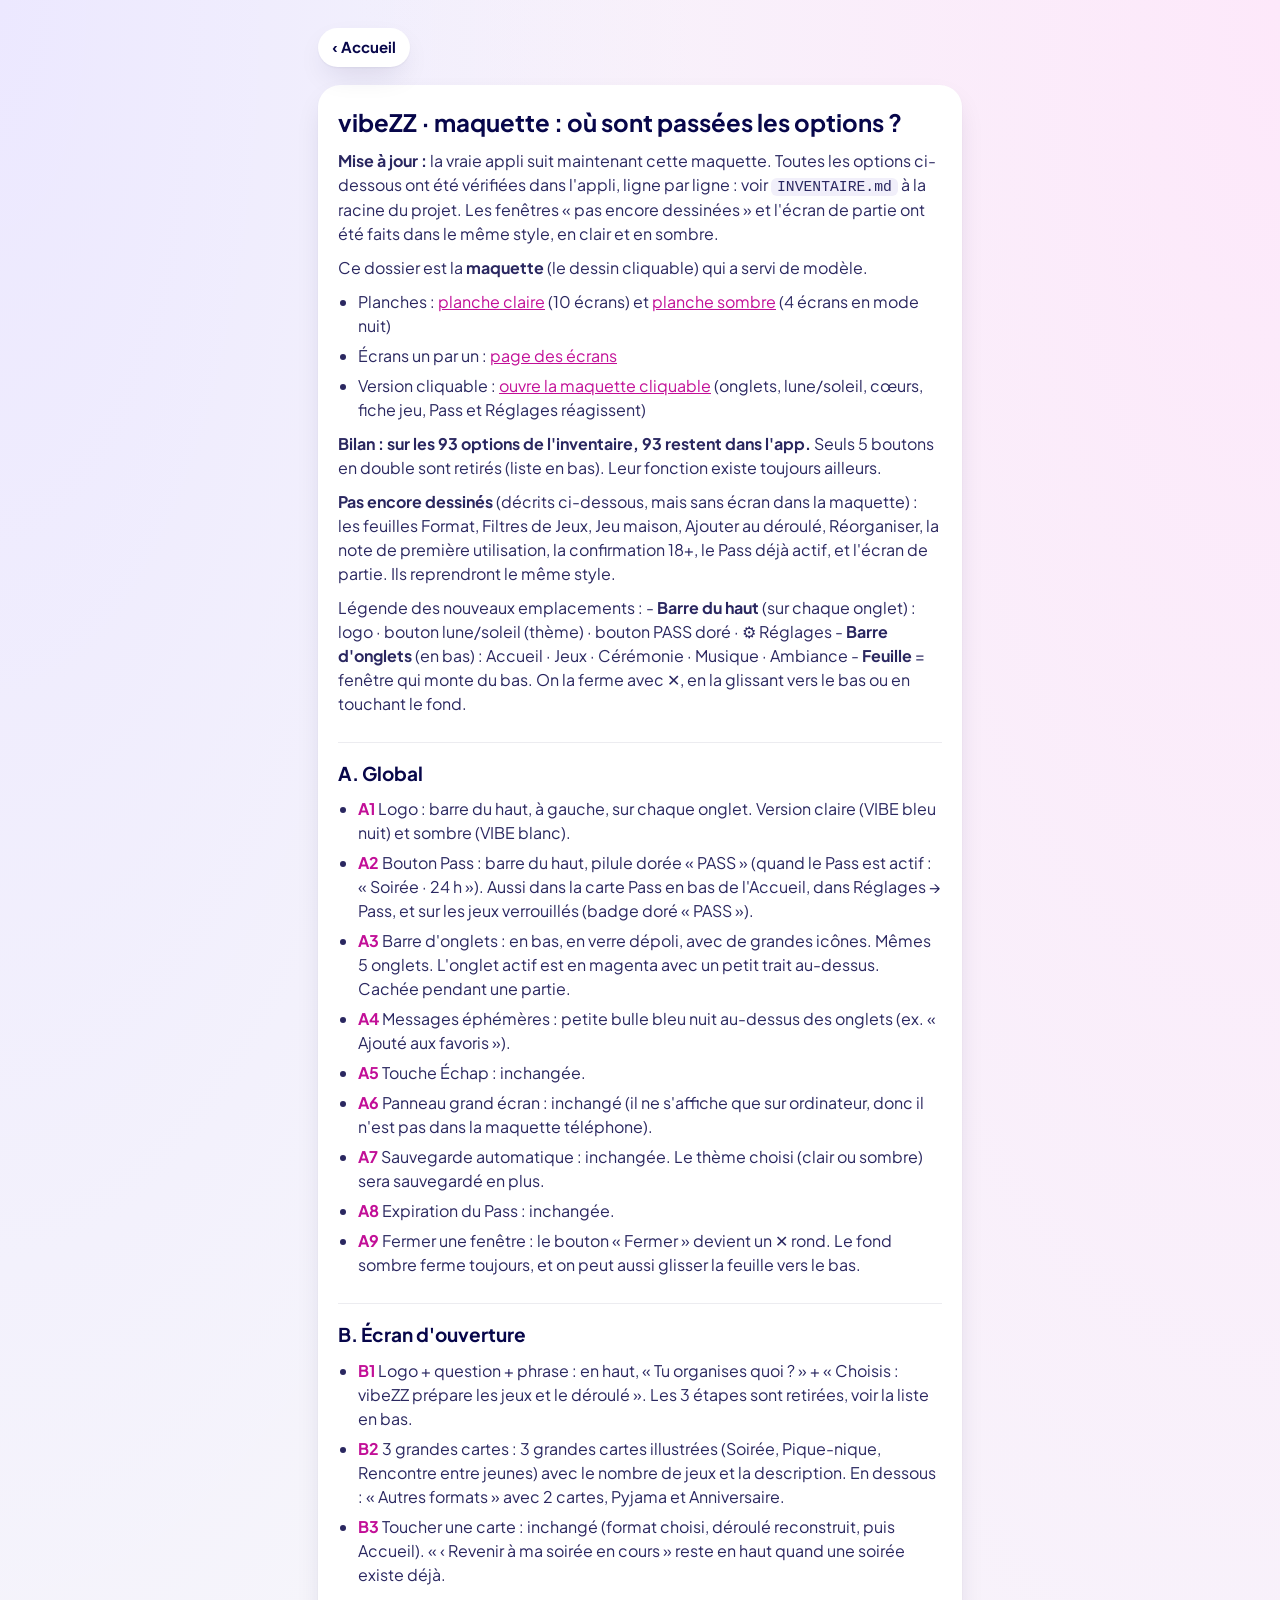
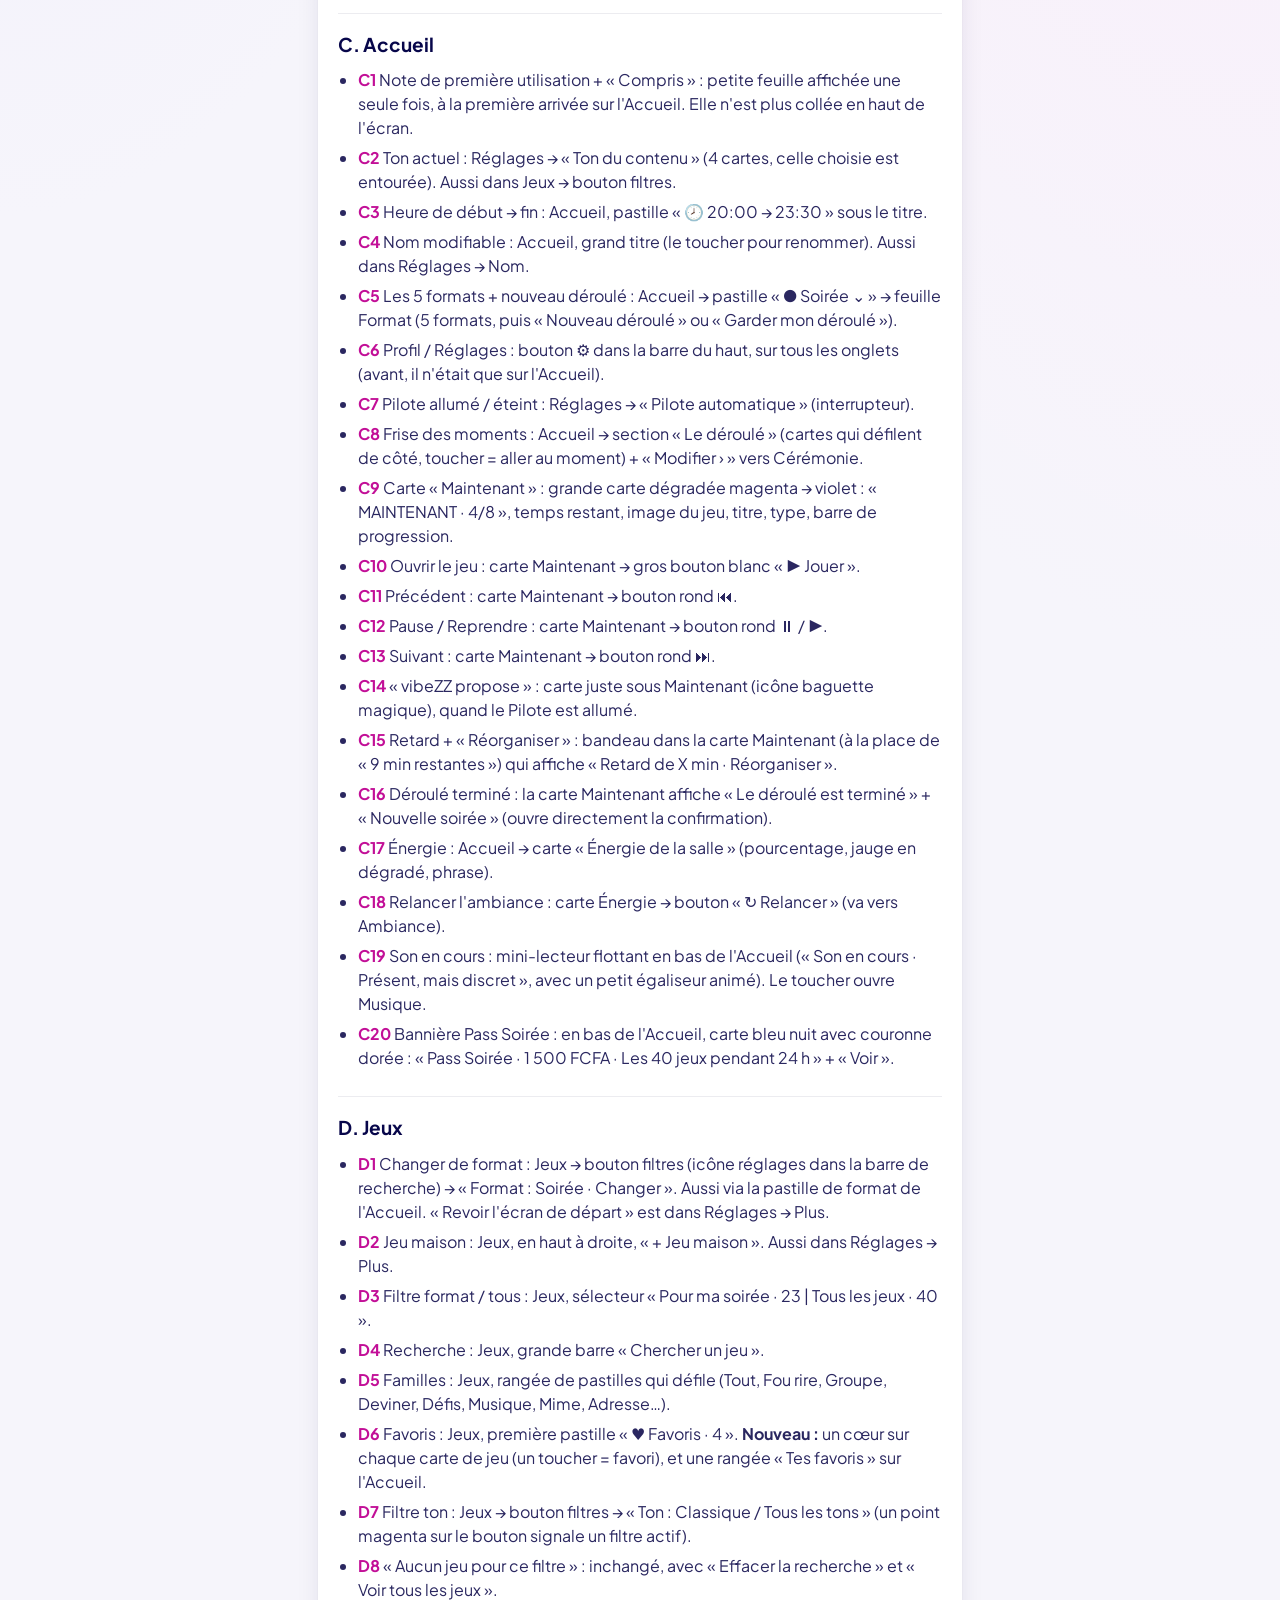
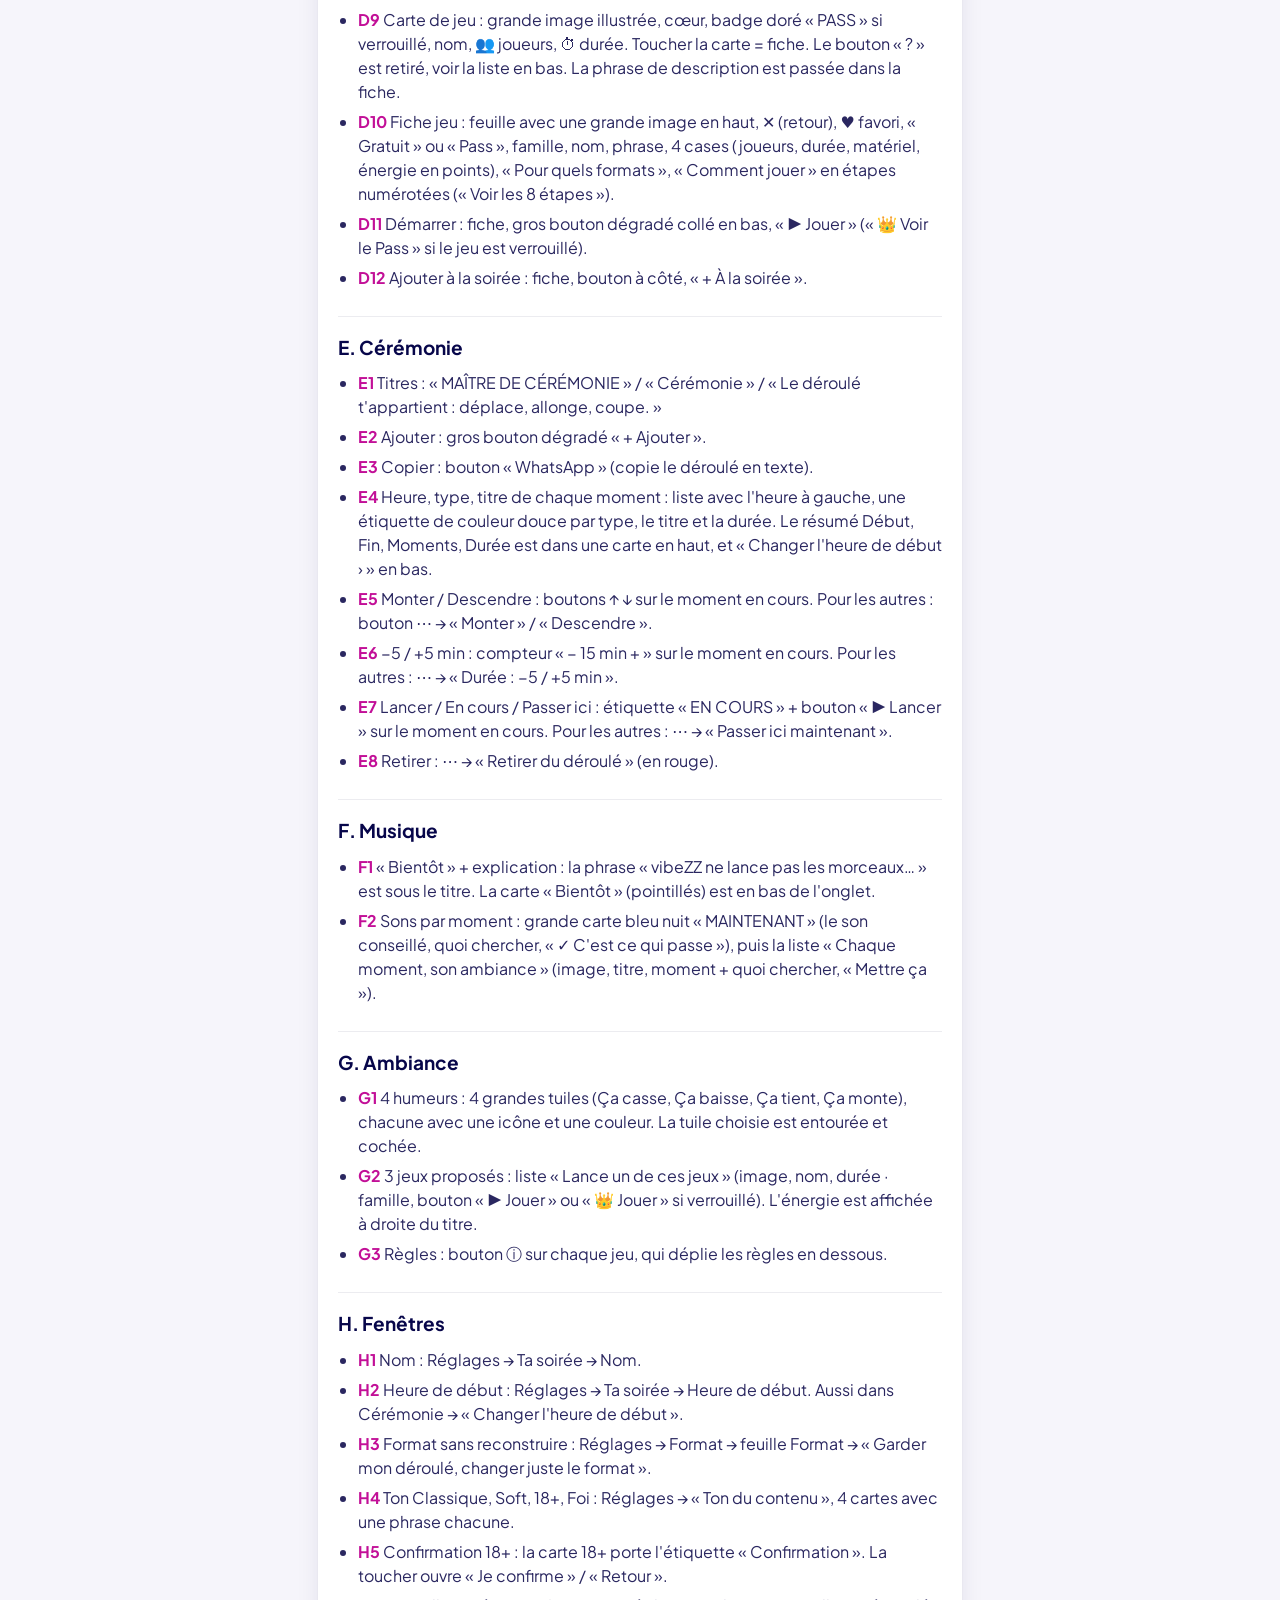
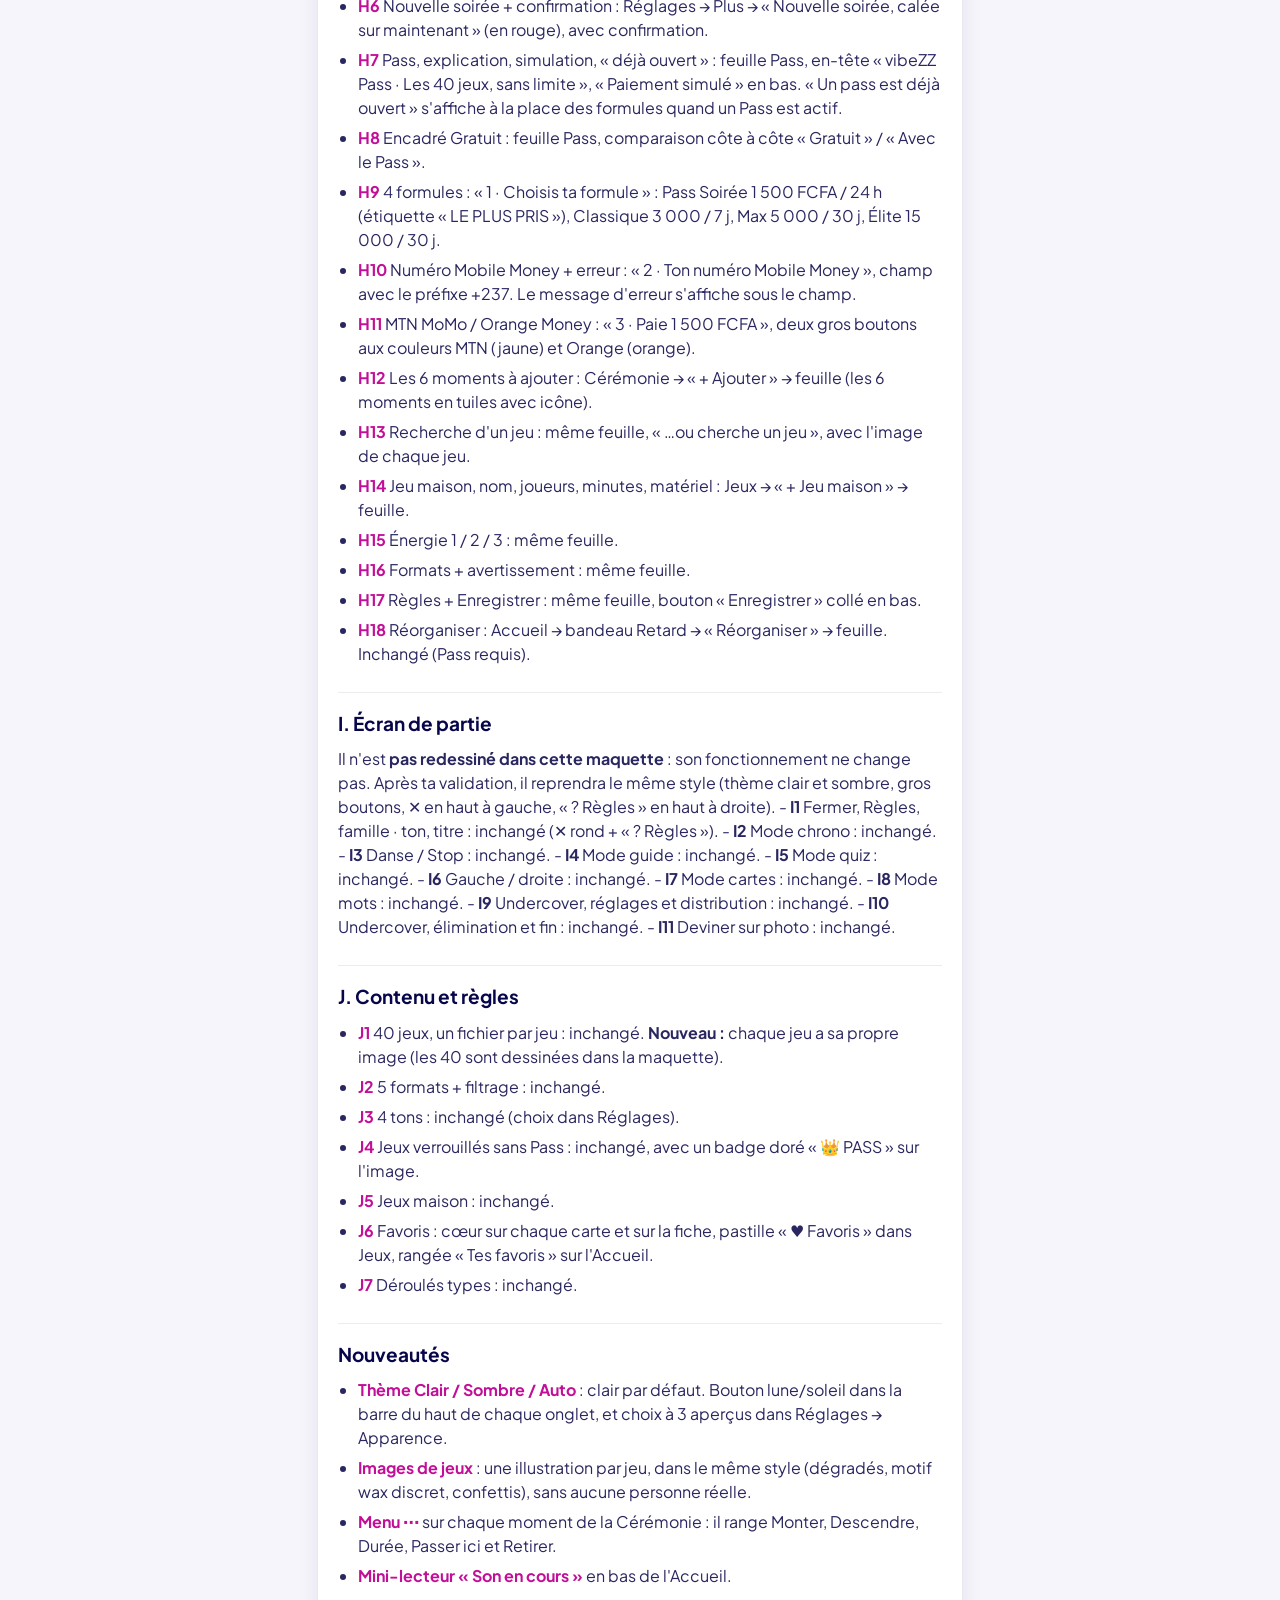
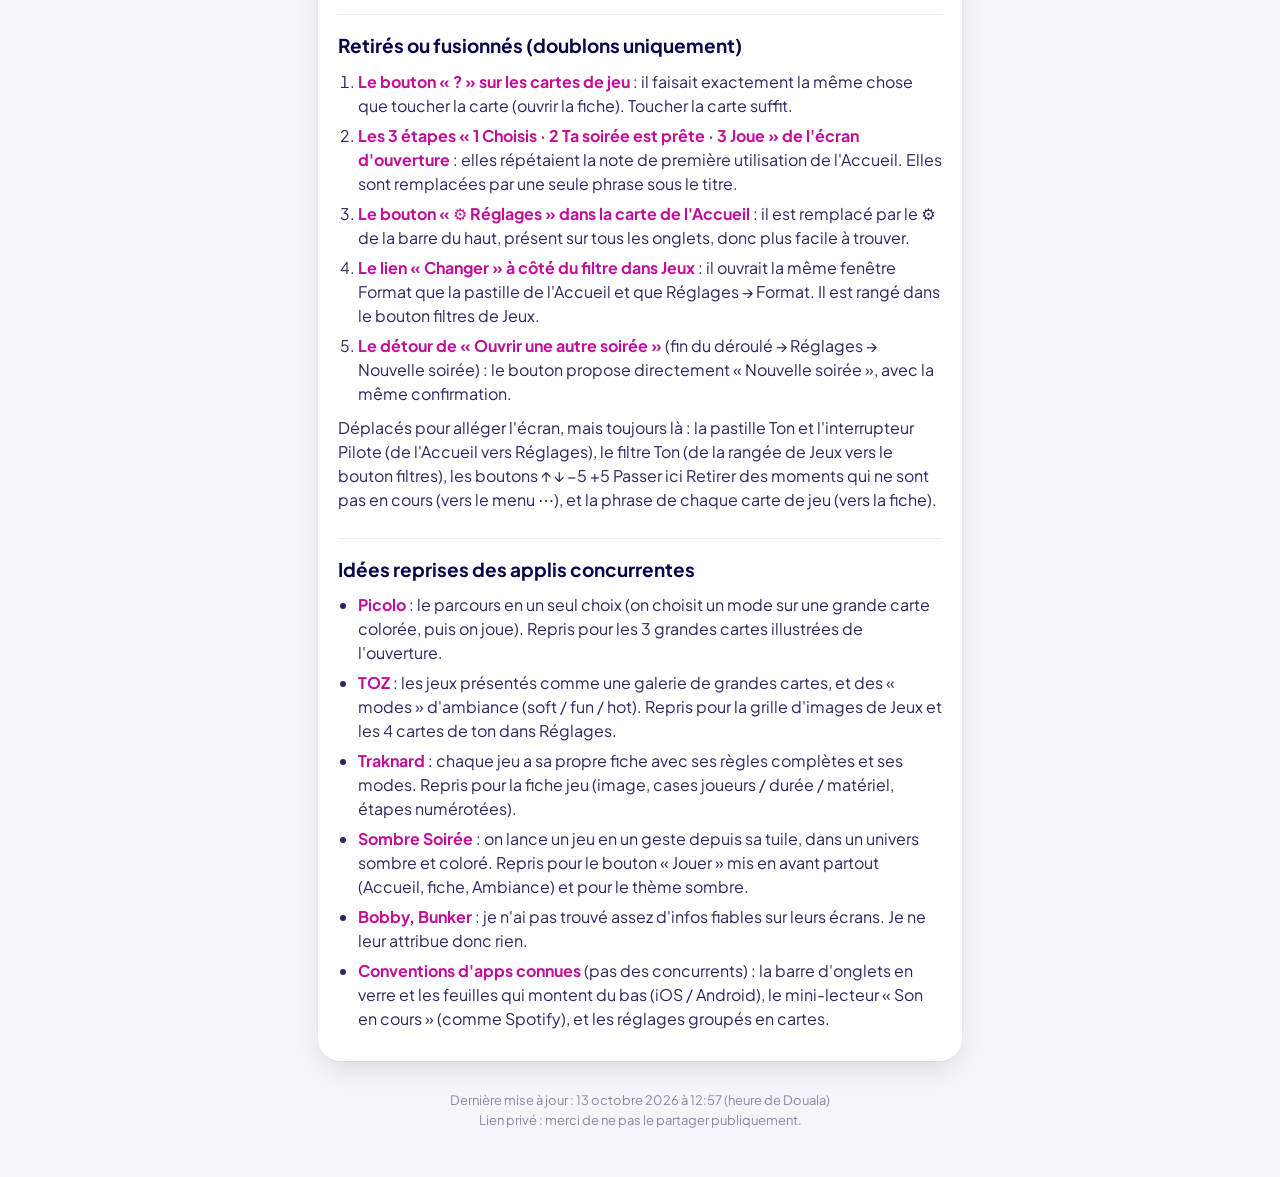
<file: options.html>
<!doctype html>
<html lang="fr"><head><meta charset="utf-8">
<meta name="viewport" content="width=device-width, initial-scale=1, viewport-fit=cover">
<meta name="robots" content="noindex,nofollow,noarchive">
<meta name="theme-color" content="#ffffff">
<link rel="icon" type="image/png" href="icone-zz.png">
<link rel="apple-touch-icon" href="icone-zz.png">
<title>vibeZZ · où sont les options</title>
<style>
@font-face { font-family: "Jakarta"; src: url(fonts/jakarta.ttf) format("truetype"); font-weight: 200 800; }
* { box-sizing: border-box; margin: 0; padding: 0; }
:root { --navy:#07064a; --mag:#ff2bd6; --mag-d:#c20f97; --bg:#f6f5fb; --card:#fff; --t2:#57547a; --t3:#8a87a6; --line:rgba(18,15,61,.08);
  --shadow: 0 1px 2px rgba(18,15,61,.05), 0 12px 30px -8px rgba(18,15,61,.14); }
html { -webkit-text-size-adjust: 100%; }
body { font-family: "Jakarta", system-ui, -apple-system, Segoe UI, Roboto, sans-serif; color: var(--navy); line-height: 1.5;
  background: radial-gradient(120% 50% at 100% 0%, #fde8fa 0%, rgba(253,232,250,0) 60%), radial-gradient(90% 40% at 0% 0%, #ece8ff 0%, rgba(236,232,255,0) 60%), var(--bg);
  min-height: 100vh; -webkit-font-smoothing: antialiased; }
.wrap { max-width: 680px; margin: 0 auto; padding: 28px 18px 48px; }
a { color: var(--mag-d); }
.top { display:flex; align-items:center; gap:12px; margin-bottom: 18px; }
.top a.back { text-decoration:none; font-weight:700; background:#fff; border-radius:999px; padding:8px 14px; box-shadow:var(--shadow); color:var(--navy); font-size:15px; }
.foot { text-align:center; color: var(--t3); font-size: 13px; margin-top: 30px; }

.doc { background:#fff; border-radius: 22px; padding: 22px 20px; box-shadow: var(--shadow); font-size: 16px; color: #2a2760; }
.doc h1 { font-size: 24px; line-height:1.25; color: var(--navy); margin-bottom: 12px; }
.doc h2 { font-size: 19px; color: var(--navy); margin: 26px 0 10px; padding-top: 16px; border-top: 1px solid var(--line); }
.doc h3 { font-size: 17px; margin: 18px 0 8px; color: var(--navy); }
.doc p { margin: 10px 0; }
.doc ul, .doc ol { padding-left: 20px; margin: 8px 0; }
.doc li { margin: 6px 0; }
.doc li strong:first-child { color: var(--mag-d); }
.doc code { background: #f1effa; padding: 1px 6px; border-radius: 6px; font-size: .92em; }
.doc table { border-collapse: collapse; width: 100%; font-size: 14px; display:block; overflow-x:auto; }
.doc th, .doc td { border: 1px solid var(--line); padding: 6px 8px; text-align:left; }

</style></head><body><div class="wrap">
<div class="top"><a class="back" href="./">‹ Accueil</a></div><div class="doc"><h1>vibeZZ · maquette : où sont passées les options ?</h1>
<blockquote>
<p><strong>Mise à jour :</strong> la vraie appli suit maintenant cette maquette. Toutes les options ci-dessous ont été vérifiées dans l'appli, ligne par ligne : voir <code>INVENTAIRE.md</code> à la racine du projet. Les fenêtres « pas encore dessinées » et l'écran de partie ont été faits dans le même style, en clair et en sombre.</p>
</blockquote>
<p>Ce dossier est la <strong>maquette</strong> (le dessin cliquable) qui a servi de modèle.</p>
<ul>
<li>Planches : <a href="maquette/planche-clair.png">planche claire</a> (10 écrans) et <a href="maquette/planche-sombre.png">planche sombre</a> (4 écrans en mode nuit)</li>
<li>Écrans un par un : <a href="ecrans.html">page des écrans</a></li>
<li>Version cliquable : <a href="maquette/">ouvre la maquette cliquable</a> (onglets, lune/soleil, cœurs, fiche jeu, Pass et Réglages réagissent)</li>
</ul>
<p><strong>Bilan : sur les 93 options de l'inventaire, 93 restent dans l'app.</strong> Seuls 5 boutons en double sont retirés (liste en bas). Leur fonction existe toujours ailleurs.</p>
<p><strong>Pas encore dessinés</strong> (décrits ci-dessous, mais sans écran dans la maquette) : les feuilles Format, Filtres de Jeux, Jeu maison, Ajouter au déroulé, Réorganiser, la note de première utilisation, la confirmation 18+, le Pass déjà actif, et l'écran de partie. Ils reprendront le même style.</p>
<p>Légende des nouveaux emplacements :
- <strong>Barre du haut</strong> (sur chaque onglet) : logo · bouton lune/soleil (thème) · bouton PASS doré · ⚙ Réglages
- <strong>Barre d'onglets</strong> (en bas) : Accueil · Jeux · Cérémonie · Musique · Ambiance
- <strong>Feuille</strong> = fenêtre qui monte du bas. On la ferme avec ✕, en la glissant vers le bas ou en touchant le fond.</p>
<h2>A. Global</h2>
<ul>
<li><strong>A1</strong> Logo : barre du haut, à gauche, sur chaque onglet. Version claire (VIBE bleu nuit) et sombre (VIBE blanc).</li>
<li><strong>A2</strong> Bouton Pass : barre du haut, pilule dorée « PASS » (quand le Pass est actif : « Soirée · 24 h »). Aussi dans la carte Pass en bas de l'Accueil, dans Réglages → Pass, et sur les jeux verrouillés (badge doré « PASS »).</li>
<li><strong>A3</strong> Barre d'onglets : en bas, en verre dépoli, avec de grandes icônes. Mêmes 5 onglets. L'onglet actif est en magenta avec un petit trait au-dessus. Cachée pendant une partie.</li>
<li><strong>A4</strong> Messages éphémères : petite bulle bleu nuit au-dessus des onglets (ex. « Ajouté aux favoris »).</li>
<li><strong>A5</strong> Touche Échap : inchangée.</li>
<li><strong>A6</strong> Panneau grand écran : inchangé (il ne s'affiche que sur ordinateur, donc il n'est pas dans la maquette téléphone).</li>
<li><strong>A7</strong> Sauvegarde automatique : inchangée. Le thème choisi (clair ou sombre) sera sauvegardé en plus.</li>
<li><strong>A8</strong> Expiration du Pass : inchangée.</li>
<li><strong>A9</strong> Fermer une fenêtre : le bouton « Fermer » devient un ✕ rond. Le fond sombre ferme toujours, et on peut aussi glisser la feuille vers le bas.</li>
</ul>
<h2>B. Écran d'ouverture</h2>
<ul>
<li><strong>B1</strong> Logo + question + phrase : en haut, « Tu organises quoi ? » + « Choisis : vibeZZ prépare les jeux et le déroulé ». Les 3 étapes sont retirées, voir la liste en bas.</li>
<li><strong>B2</strong> 3 grandes cartes : 3 grandes cartes illustrées (Soirée, Pique-nique, Rencontre entre jeunes) avec le nombre de jeux et la description. En dessous : « Autres formats » avec 2 cartes, Pyjama et Anniversaire.</li>
<li><strong>B3</strong> Toucher une carte : inchangé (format choisi, déroulé reconstruit, puis Accueil). « ‹ Revenir à ma soirée en cours » reste en haut quand une soirée existe déjà.</li>
</ul>
<h2>C. Accueil</h2>
<ul>
<li><strong>C1</strong> Note de première utilisation + « Compris » : petite feuille affichée une seule fois, à la première arrivée sur l'Accueil. Elle n'est plus collée en haut de l'écran.</li>
<li><strong>C2</strong> Ton actuel : Réglages → « Ton du contenu » (4 cartes, celle choisie est entourée). Aussi dans Jeux → bouton filtres.</li>
<li><strong>C3</strong> Heure de début → fin : Accueil, pastille « 🕗 20:00 → 23:30 » sous le titre.</li>
<li><strong>C4</strong> Nom modifiable : Accueil, grand titre (le toucher pour renommer). Aussi dans Réglages → Nom.</li>
<li><strong>C5</strong> Les 5 formats + nouveau déroulé : Accueil → pastille « ● Soirée ⌄ » → feuille Format (5 formats, puis « Nouveau déroulé » ou « Garder mon déroulé »).</li>
<li><strong>C6</strong> Profil / Réglages : bouton ⚙ dans la barre du haut, sur tous les onglets (avant, il n'était que sur l'Accueil).</li>
<li><strong>C7</strong> Pilote allumé / éteint : Réglages → « Pilote automatique » (interrupteur).</li>
<li><strong>C8</strong> Frise des moments : Accueil → section « Le déroulé » (cartes qui défilent de côté, toucher = aller au moment) + « Modifier › » vers Cérémonie.</li>
<li><strong>C9</strong> Carte « Maintenant » : grande carte dégradée magenta → violet : « MAINTENANT · 4/8 », temps restant, image du jeu, titre, type, barre de progression.</li>
<li><strong>C10</strong> Ouvrir le jeu : carte Maintenant → gros bouton blanc « ▶ Jouer ».</li>
<li><strong>C11</strong> Précédent : carte Maintenant → bouton rond ⏮.</li>
<li><strong>C12</strong> Pause / Reprendre : carte Maintenant → bouton rond ⏸ / ▶.</li>
<li><strong>C13</strong> Suivant : carte Maintenant → bouton rond ⏭.</li>
<li><strong>C14</strong> « vibeZZ propose » : carte juste sous Maintenant (icône baguette magique), quand le Pilote est allumé.</li>
<li><strong>C15</strong> Retard + « Réorganiser » : bandeau dans la carte Maintenant (à la place de « 9 min restantes ») qui affiche « Retard de X min · Réorganiser ».</li>
<li><strong>C16</strong> Déroulé terminé : la carte Maintenant affiche « Le déroulé est terminé » + « Nouvelle soirée » (ouvre directement la confirmation).</li>
<li><strong>C17</strong> Énergie : Accueil → carte « Énergie de la salle » (pourcentage, jauge en dégradé, phrase).</li>
<li><strong>C18</strong> Relancer l'ambiance : carte Énergie → bouton « ↻ Relancer » (va vers Ambiance).</li>
<li><strong>C19</strong> Son en cours : mini-lecteur flottant en bas de l'Accueil (« Son en cours · Présent, mais discret », avec un petit égaliseur animé). Le toucher ouvre Musique.</li>
<li><strong>C20</strong> Bannière Pass Soirée : en bas de l'Accueil, carte bleu nuit avec couronne dorée : « Pass Soirée · 1 500 FCFA · Les 40 jeux pendant 24 h » + « Voir ».</li>
</ul>
<h2>D. Jeux</h2>
<ul>
<li><strong>D1</strong> Changer de format : Jeux → bouton filtres (icône réglages dans la barre de recherche) → « Format : Soirée · Changer ». Aussi via la pastille de format de l'Accueil. « Revoir l'écran de départ » est dans Réglages → Plus.</li>
<li><strong>D2</strong> Jeu maison : Jeux, en haut à droite, « + Jeu maison ». Aussi dans Réglages → Plus.</li>
<li><strong>D3</strong> Filtre format / tous : Jeux, sélecteur « Pour ma soirée · 23 | Tous les jeux · 40 ».</li>
<li><strong>D4</strong> Recherche : Jeux, grande barre « Chercher un jeu ».</li>
<li><strong>D5</strong> Familles : Jeux, rangée de pastilles qui défile (Tout, Fou rire, Groupe, Deviner, Défis, Musique, Mime, Adresse…).</li>
<li><strong>D6</strong> Favoris : Jeux, première pastille « ♥ Favoris · 4 ». <strong>Nouveau :</strong> un cœur sur chaque carte de jeu (un toucher = favori), et une rangée « Tes favoris » sur l'Accueil.</li>
<li><strong>D7</strong> Filtre ton : Jeux → bouton filtres → « Ton : Classique / Tous les tons » (un point magenta sur le bouton signale un filtre actif).</li>
<li><strong>D8</strong> « Aucun jeu pour ce filtre » : inchangé, avec « Effacer la recherche » et « Voir tous les jeux ».</li>
<li><strong>D9</strong> Carte de jeu : grande image illustrée, cœur, badge doré « PASS » si verrouillé, nom, 👥 joueurs, ⏱ durée. Toucher la carte = fiche. Le bouton « ? » est retiré, voir la liste en bas. La phrase de description est passée dans la fiche.</li>
<li><strong>D10</strong> Fiche jeu : feuille avec une grande image en haut, ✕ (retour), ♥ favori, « Gratuit » ou « Pass », famille, nom, phrase, 4 cases (joueurs, durée, matériel, énergie en points), « Pour quels formats », « Comment jouer » en étapes numérotées (« Voir les 8 étapes »).</li>
<li><strong>D11</strong> Démarrer : fiche, gros bouton dégradé collé en bas, « ▶ Jouer » (« 👑 Voir le Pass » si le jeu est verrouillé).</li>
<li><strong>D12</strong> Ajouter à la soirée : fiche, bouton à côté, « + À la soirée ».</li>
</ul>
<h2>E. Cérémonie</h2>
<ul>
<li><strong>E1</strong> Titres : « MAÎTRE DE CÉRÉMONIE » / « Cérémonie » / « Le déroulé t'appartient : déplace, allonge, coupe. »</li>
<li><strong>E2</strong> Ajouter : gros bouton dégradé « + Ajouter ».</li>
<li><strong>E3</strong> Copier : bouton « WhatsApp » (copie le déroulé en texte).</li>
<li><strong>E4</strong> Heure, type, titre de chaque moment : liste avec l'heure à gauche, une étiquette de couleur douce par type, le titre et la durée. Le résumé Début, Fin, Moments, Durée est dans une carte en haut, et « Changer l'heure de début › » en bas.</li>
<li><strong>E5</strong> Monter / Descendre : boutons ↑ ↓ sur le moment en cours. Pour les autres : bouton ⋯ → « Monter » / « Descendre ».</li>
<li><strong>E6</strong> −5 / +5 min : compteur « − 15 min + » sur le moment en cours. Pour les autres : ⋯ → « Durée : −5 / +5 min ».</li>
<li><strong>E7</strong> Lancer / En cours / Passer ici : étiquette « EN COURS » + bouton « ▶ Lancer » sur le moment en cours. Pour les autres : ⋯ → « Passer ici maintenant ».</li>
<li><strong>E8</strong> Retirer : ⋯ → « Retirer du déroulé » (en rouge).</li>
</ul>
<h2>F. Musique</h2>
<ul>
<li><strong>F1</strong> « Bientôt » + explication : la phrase « vibeZZ ne lance pas les morceaux… » est sous le titre. La carte « Bientôt » (pointillés) est en bas de l'onglet.</li>
<li><strong>F2</strong> Sons par moment : grande carte bleu nuit « MAINTENANT » (le son conseillé, quoi chercher, « ✓ C'est ce qui passe »), puis la liste « Chaque moment, son ambiance » (image, titre, moment + quoi chercher, « Mettre ça »).</li>
</ul>
<h2>G. Ambiance</h2>
<ul>
<li><strong>G1</strong> 4 humeurs : 4 grandes tuiles (Ça casse, Ça baisse, Ça tient, Ça monte), chacune avec une icône et une couleur. La tuile choisie est entourée et cochée.</li>
<li><strong>G2</strong> 3 jeux proposés : liste « Lance un de ces jeux » (image, nom, durée · famille, bouton « ▶ Jouer » ou « 👑 Jouer » si verrouillé). L'énergie est affichée à droite du titre.</li>
<li><strong>G3</strong> Règles : bouton ⓘ sur chaque jeu, qui déplie les règles en dessous.</li>
</ul>
<h2>H. Fenêtres</h2>
<ul>
<li><strong>H1</strong> Nom : Réglages → Ta soirée → Nom.</li>
<li><strong>H2</strong> Heure de début : Réglages → Ta soirée → Heure de début. Aussi dans Cérémonie → « Changer l'heure de début ».</li>
<li><strong>H3</strong> Format sans reconstruire : Réglages → Format → feuille Format → « Garder mon déroulé, changer juste le format ».</li>
<li><strong>H4</strong> Ton Classique, Soft, 18+, Foi : Réglages → « Ton du contenu », 4 cartes avec une phrase chacune.</li>
<li><strong>H5</strong> Confirmation 18+ : la carte 18+ porte l'étiquette « Confirmation ». La toucher ouvre « Je confirme » / « Retour ».</li>
<li><strong>H6</strong> Nouvelle soirée + confirmation : Réglages → Plus → « Nouvelle soirée, calée sur maintenant » (en rouge), avec confirmation.</li>
<li><strong>H7</strong> Pass, explication, simulation, « déjà ouvert » : feuille Pass, en-tête « vibeZZ Pass · Les 40 jeux, sans limite », « Paiement simulé » en bas. « Un pass est déjà ouvert » s'affiche à la place des formules quand un Pass est actif.</li>
<li><strong>H8</strong> Encadré Gratuit : feuille Pass, comparaison côte à côte « Gratuit » / « Avec le Pass ».</li>
<li><strong>H9</strong> 4 formules : « 1 · Choisis ta formule » : Pass Soirée 1 500 FCFA / 24 h (étiquette « LE PLUS PRIS »), Classique 3 000 / 7 j, Max 5 000 / 30 j, Élite 15 000 / 30 j.</li>
<li><strong>H10</strong> Numéro Mobile Money + erreur : « 2 · Ton numéro Mobile Money », champ avec le préfixe +237. Le message d'erreur s'affiche sous le champ.</li>
<li><strong>H11</strong> MTN MoMo / Orange Money : « 3 · Paie 1 500 FCFA », deux gros boutons aux couleurs MTN (jaune) et Orange (orange).</li>
<li><strong>H12</strong> Les 6 moments à ajouter : Cérémonie → « + Ajouter » → feuille (les 6 moments en tuiles avec icône).</li>
<li><strong>H13</strong> Recherche d'un jeu : même feuille, « …ou cherche un jeu », avec l'image de chaque jeu.</li>
<li><strong>H14</strong> Jeu maison, nom, joueurs, minutes, matériel : Jeux → « + Jeu maison » → feuille.</li>
<li><strong>H15</strong> Énergie 1 / 2 / 3 : même feuille.</li>
<li><strong>H16</strong> Formats + avertissement : même feuille.</li>
<li><strong>H17</strong> Règles + Enregistrer : même feuille, bouton « Enregistrer » collé en bas.</li>
<li><strong>H18</strong> Réorganiser : Accueil → bandeau Retard → « Réorganiser » → feuille. Inchangé (Pass requis).</li>
</ul>
<h2>I. Écran de partie</h2>
<p>Il n'est <strong>pas redessiné dans cette maquette</strong> : son fonctionnement ne change pas. Après ta validation, il reprendra le même style (thème clair et sombre, gros boutons, ✕ en haut à gauche, « ? Règles » en haut à droite).
- <strong>I1</strong> Fermer, Règles, famille · ton, titre : inchangé (✕ rond + « ? Règles »).
- <strong>I2</strong> Mode chrono : inchangé.
- <strong>I3</strong> Danse / Stop : inchangé.
- <strong>I4</strong> Mode guide : inchangé.
- <strong>I5</strong> Mode quiz : inchangé.
- <strong>I6</strong> Gauche / droite : inchangé.
- <strong>I7</strong> Mode cartes : inchangé.
- <strong>I8</strong> Mode mots : inchangé.
- <strong>I9</strong> Undercover, réglages et distribution : inchangé.
- <strong>I10</strong> Undercover, élimination et fin : inchangé.
- <strong>I11</strong> Deviner sur photo : inchangé.</p>
<h2>J. Contenu et règles</h2>
<ul>
<li><strong>J1</strong> 40 jeux, un fichier par jeu : inchangé. <strong>Nouveau :</strong> chaque jeu a sa propre image (les 40 sont dessinées dans la maquette).</li>
<li><strong>J2</strong> 5 formats + filtrage : inchangé.</li>
<li><strong>J3</strong> 4 tons : inchangé (choix dans Réglages).</li>
<li><strong>J4</strong> Jeux verrouillés sans Pass : inchangé, avec un badge doré « 👑 PASS » sur l'image.</li>
<li><strong>J5</strong> Jeux maison : inchangé.</li>
<li><strong>J6</strong> Favoris : cœur sur chaque carte et sur la fiche, pastille « ♥ Favoris » dans Jeux, rangée « Tes favoris » sur l'Accueil.</li>
<li><strong>J7</strong> Déroulés types : inchangé.</li>
</ul>
<h2>Nouveautés</h2>
<ul>
<li><strong>Thème Clair / Sombre / Auto</strong> : clair par défaut. Bouton lune/soleil dans la barre du haut de chaque onglet, et choix à 3 aperçus dans Réglages → Apparence.</li>
<li><strong>Images de jeux</strong> : une illustration par jeu, dans le même style (dégradés, motif wax discret, confettis), sans aucune personne réelle.</li>
<li><strong>Menu ⋯</strong> sur chaque moment de la Cérémonie : il range Monter, Descendre, Durée, Passer ici et Retirer.</li>
<li><strong>Mini-lecteur « Son en cours »</strong> en bas de l'Accueil.</li>
</ul>
<h2>Retirés ou fusionnés (doublons uniquement)</h2>
<ol>
<li><strong>Le bouton « ? » sur les cartes de jeu</strong> : il faisait exactement la même chose que toucher la carte (ouvrir la fiche). Toucher la carte suffit.</li>
<li><strong>Les 3 étapes « 1 Choisis · 2 Ta soirée est prête · 3 Joue » de l'écran d'ouverture</strong> : elles répétaient la note de première utilisation de l'Accueil. Elles sont remplacées par une seule phrase sous le titre.</li>
<li><strong>Le bouton « ⚙ Réglages » dans la carte de l'Accueil</strong> : il est remplacé par le ⚙ de la barre du haut, présent sur tous les onglets, donc plus facile à trouver.</li>
<li><strong>Le lien « Changer » à côté du filtre dans Jeux</strong> : il ouvrait la même fenêtre Format que la pastille de l'Accueil et que Réglages → Format. Il est rangé dans le bouton filtres de Jeux.</li>
<li><strong>Le détour de « Ouvrir une autre soirée »</strong> (fin du déroulé → Réglages → Nouvelle soirée) : le bouton propose directement « Nouvelle soirée », avec la même confirmation.</li>
</ol>
<p>Déplacés pour alléger l'écran, mais toujours là : la pastille Ton et l'interrupteur Pilote (de l'Accueil vers Réglages), le filtre Ton (de la rangée de Jeux vers le bouton filtres), les boutons ↑ ↓ −5 +5 Passer ici Retirer des moments qui ne sont pas en cours (vers le menu ⋯), et la phrase de chaque carte de jeu (vers la fiche).</p>
<h2>Idées reprises des applis concurrentes</h2>
<ul>
<li><strong>Picolo</strong> : le parcours en un seul choix (on choisit un mode sur une grande carte colorée, puis on joue). Repris pour les 3 grandes cartes illustrées de l'ouverture.</li>
<li><strong>TOZ</strong> : les jeux présentés comme une galerie de grandes cartes, et des « modes » d'ambiance (soft / fun / hot). Repris pour la grille d'images de Jeux et les 4 cartes de ton dans Réglages.</li>
<li><strong>Traknard</strong> : chaque jeu a sa propre fiche avec ses règles complètes et ses modes. Repris pour la fiche jeu (image, cases joueurs / durée / matériel, étapes numérotées).</li>
<li><strong>Sombre Soirée</strong> : on lance un jeu en un geste depuis sa tuile, dans un univers sombre et coloré. Repris pour le bouton « Jouer » mis en avant partout (Accueil, fiche, Ambiance) et pour le thème sombre.</li>
<li><strong>Bobby, Bunker</strong> : je n'ai pas trouvé assez d'infos fiables sur leurs écrans. Je ne leur attribue donc rien.</li>
<li><strong>Conventions d'apps connues</strong> (pas des concurrents) : la barre d'onglets en verre et les feuilles qui montent du bas (iOS / Android), le mini-lecteur « Son en cours » (comme Spotify), et les réglages groupés en cartes.</li>
</ul></div><p class="foot">Dernière mise à jour : 13 octobre 2026 à 12:57 (heure de Douala)<br>Lien privé : merci de ne pas le partager publiquement.</p></div></body></html>
</file>
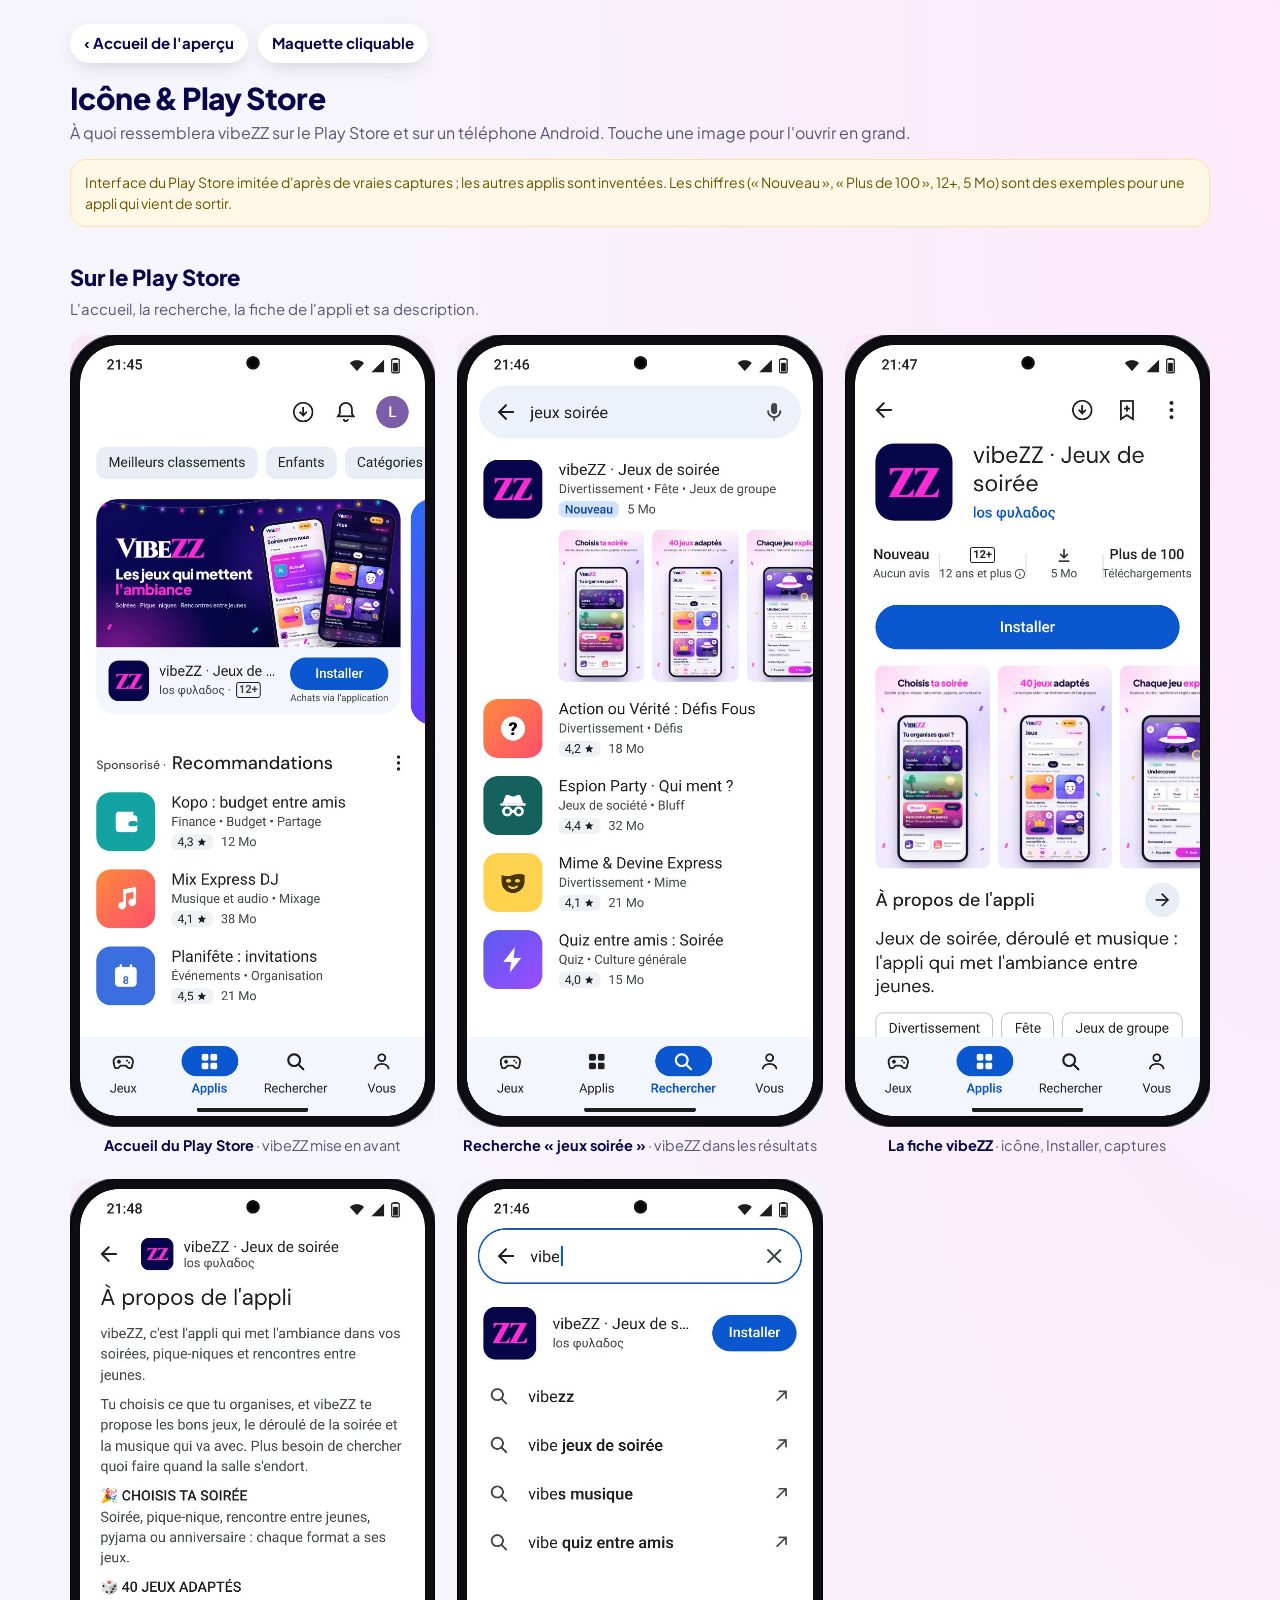
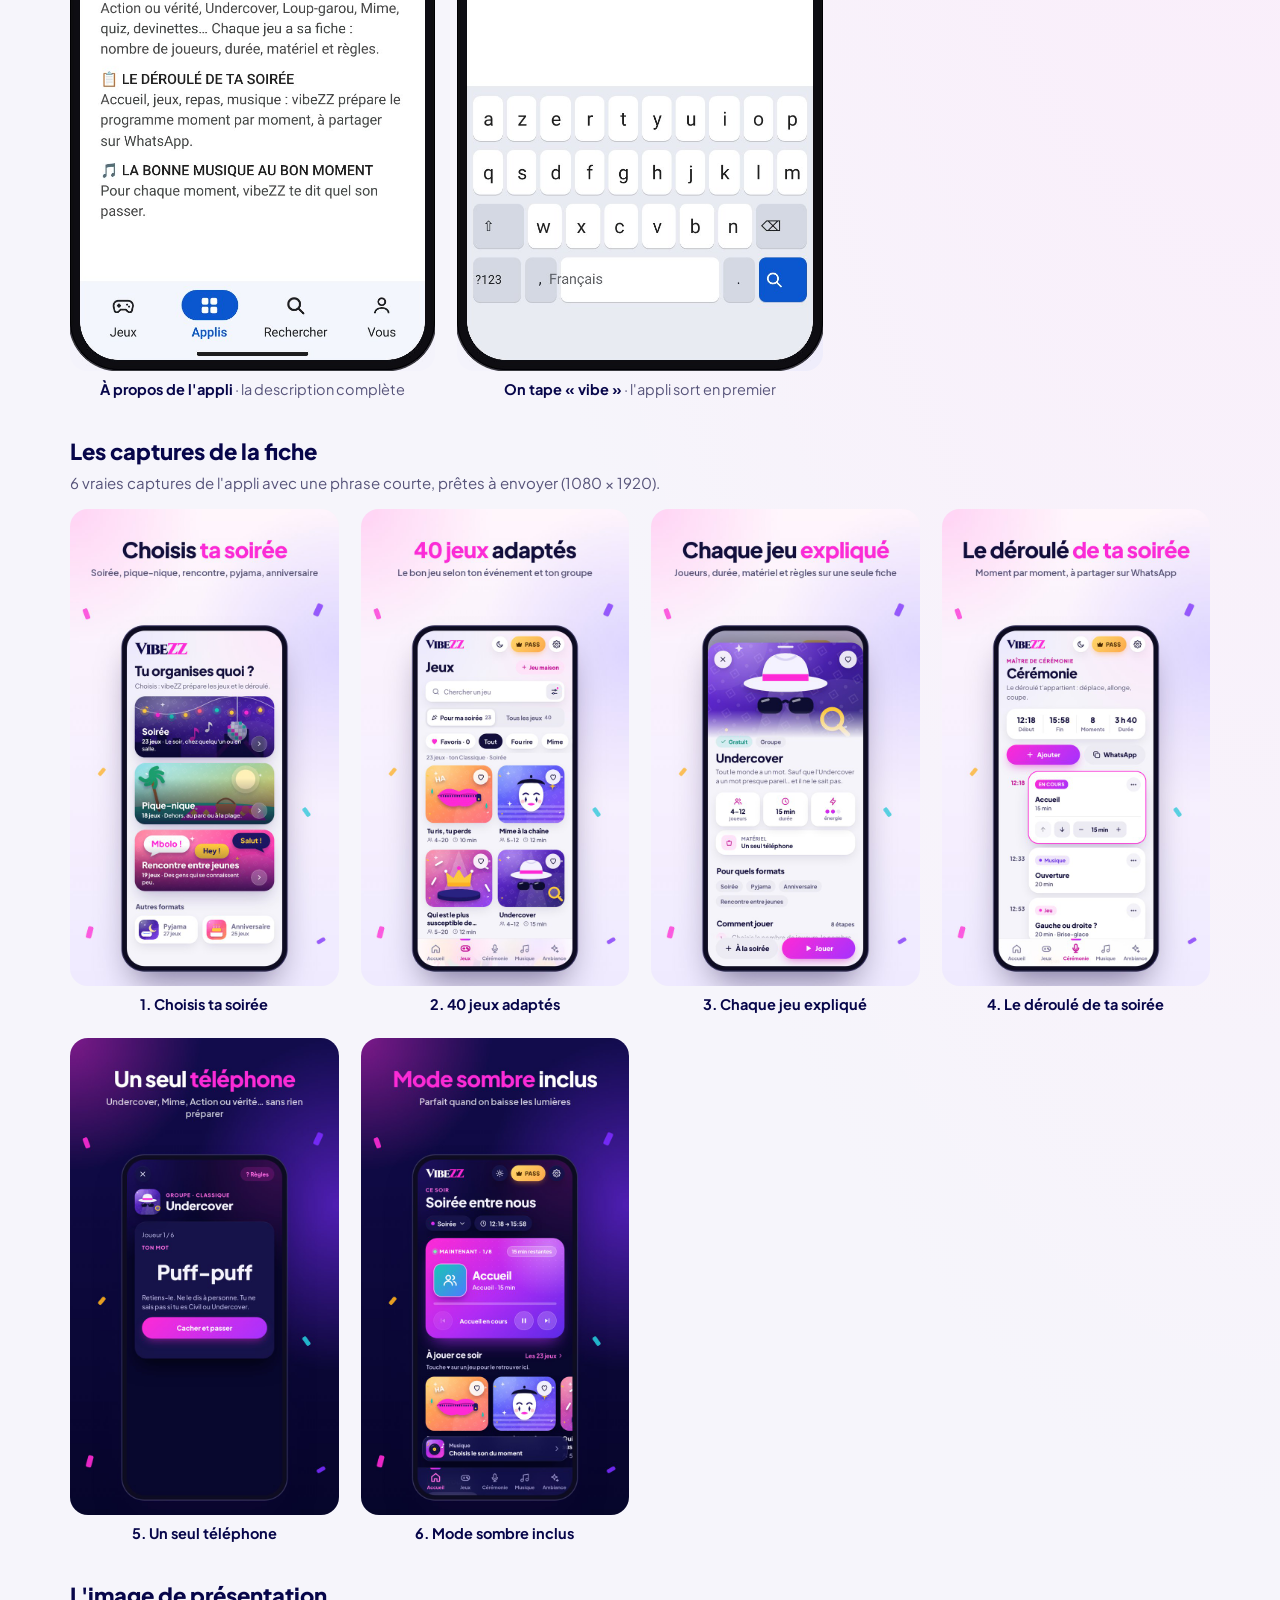
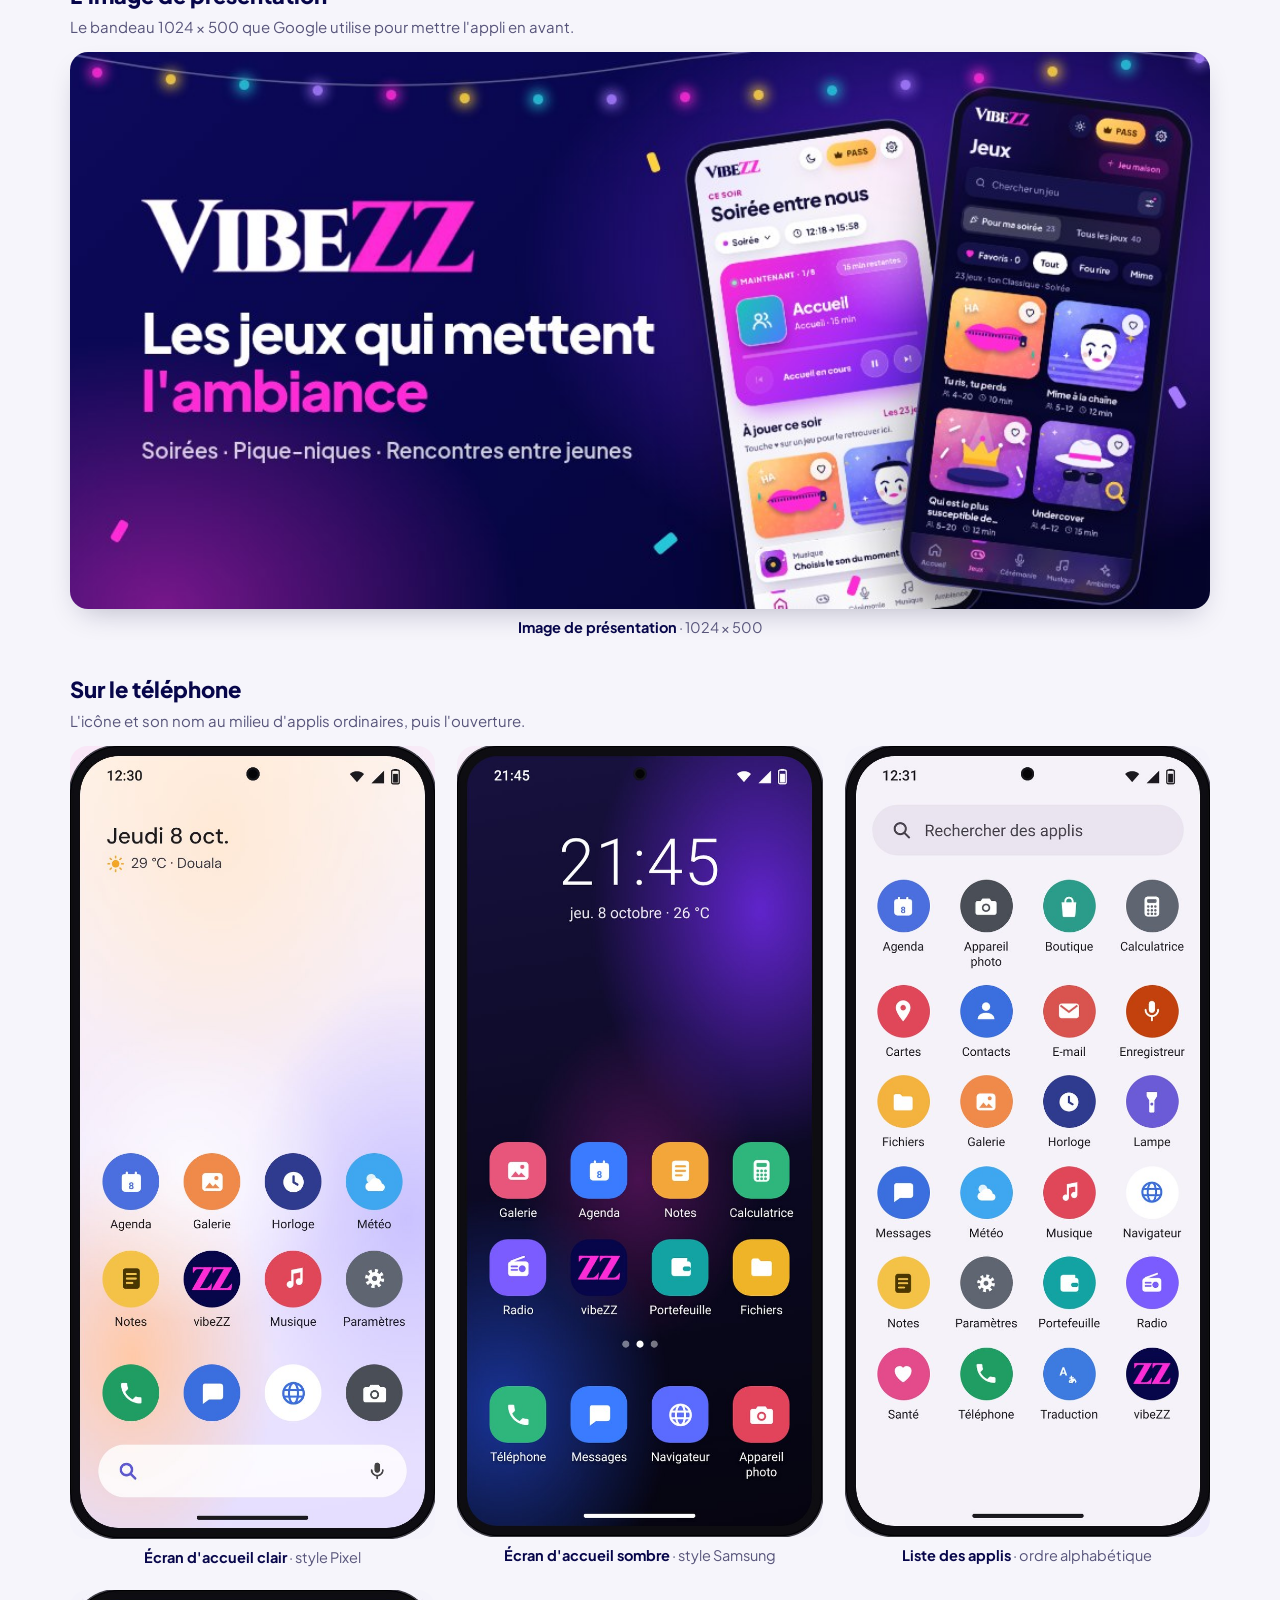
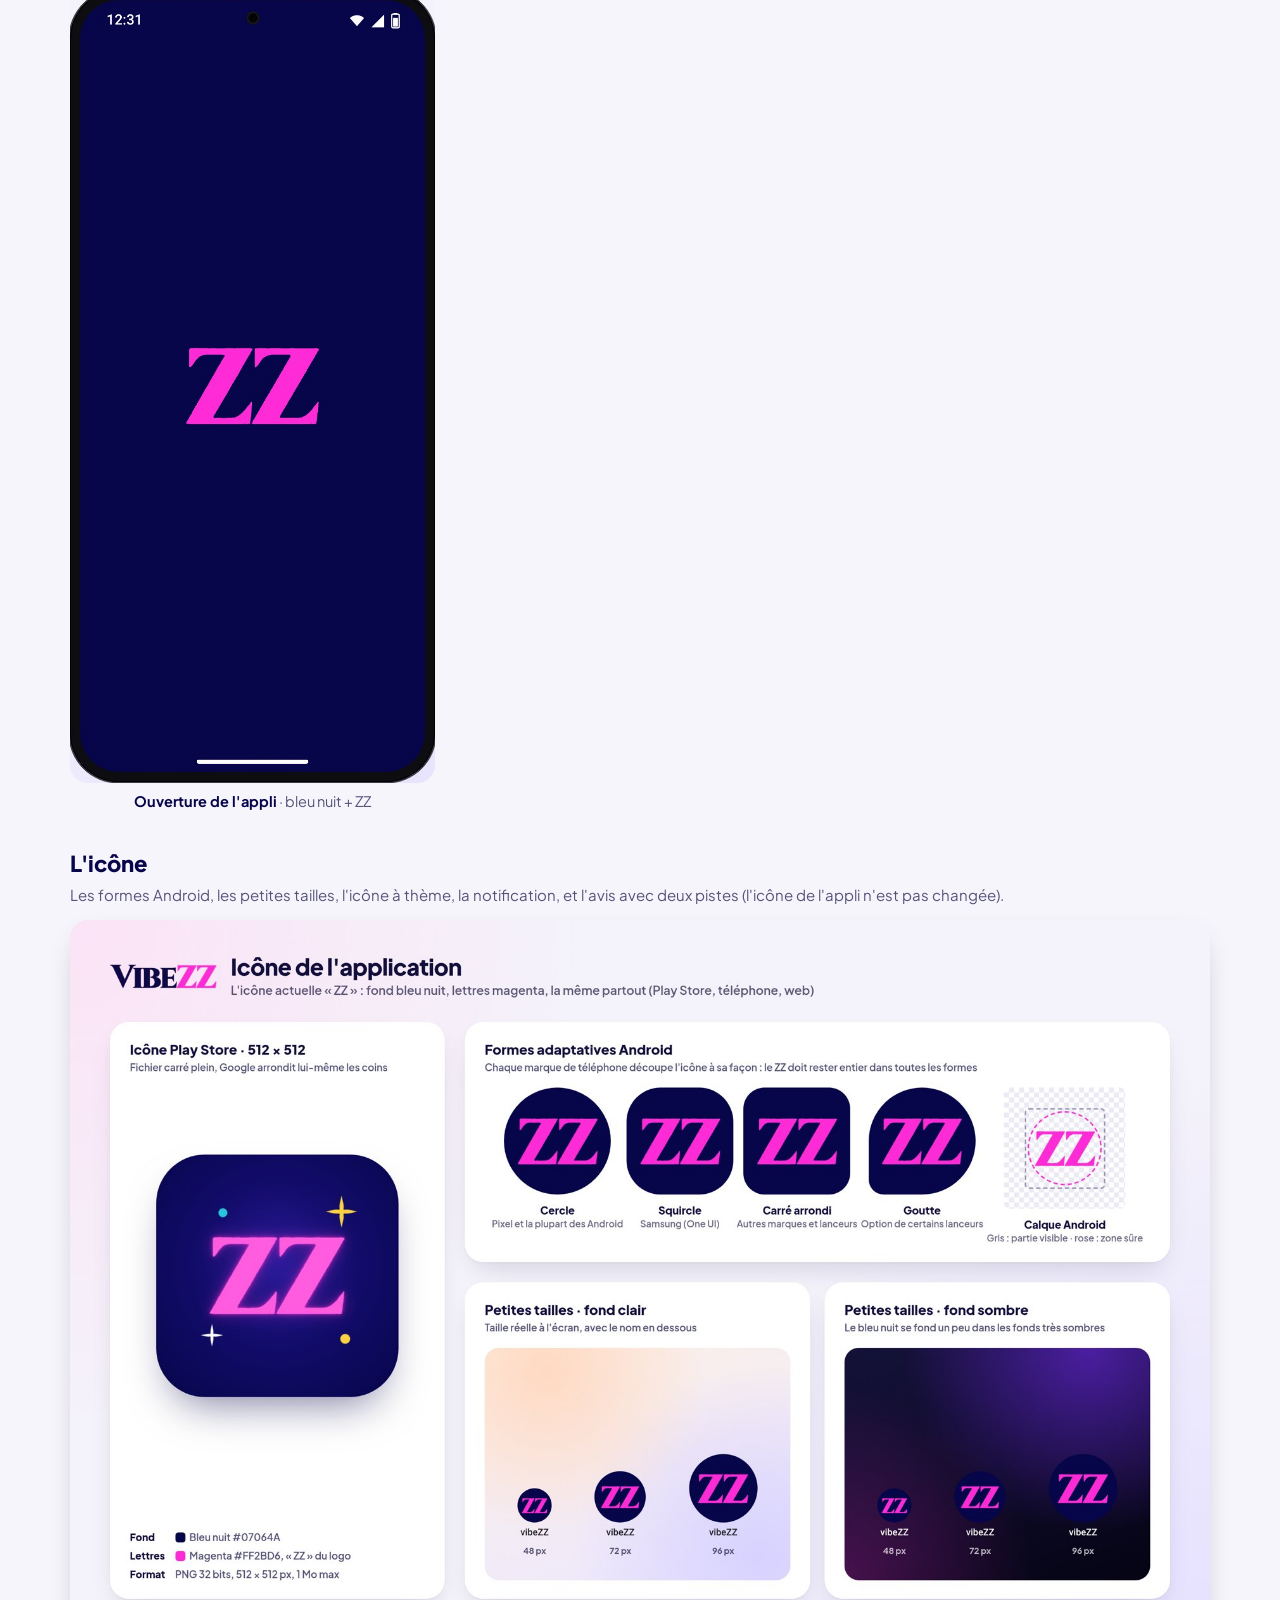
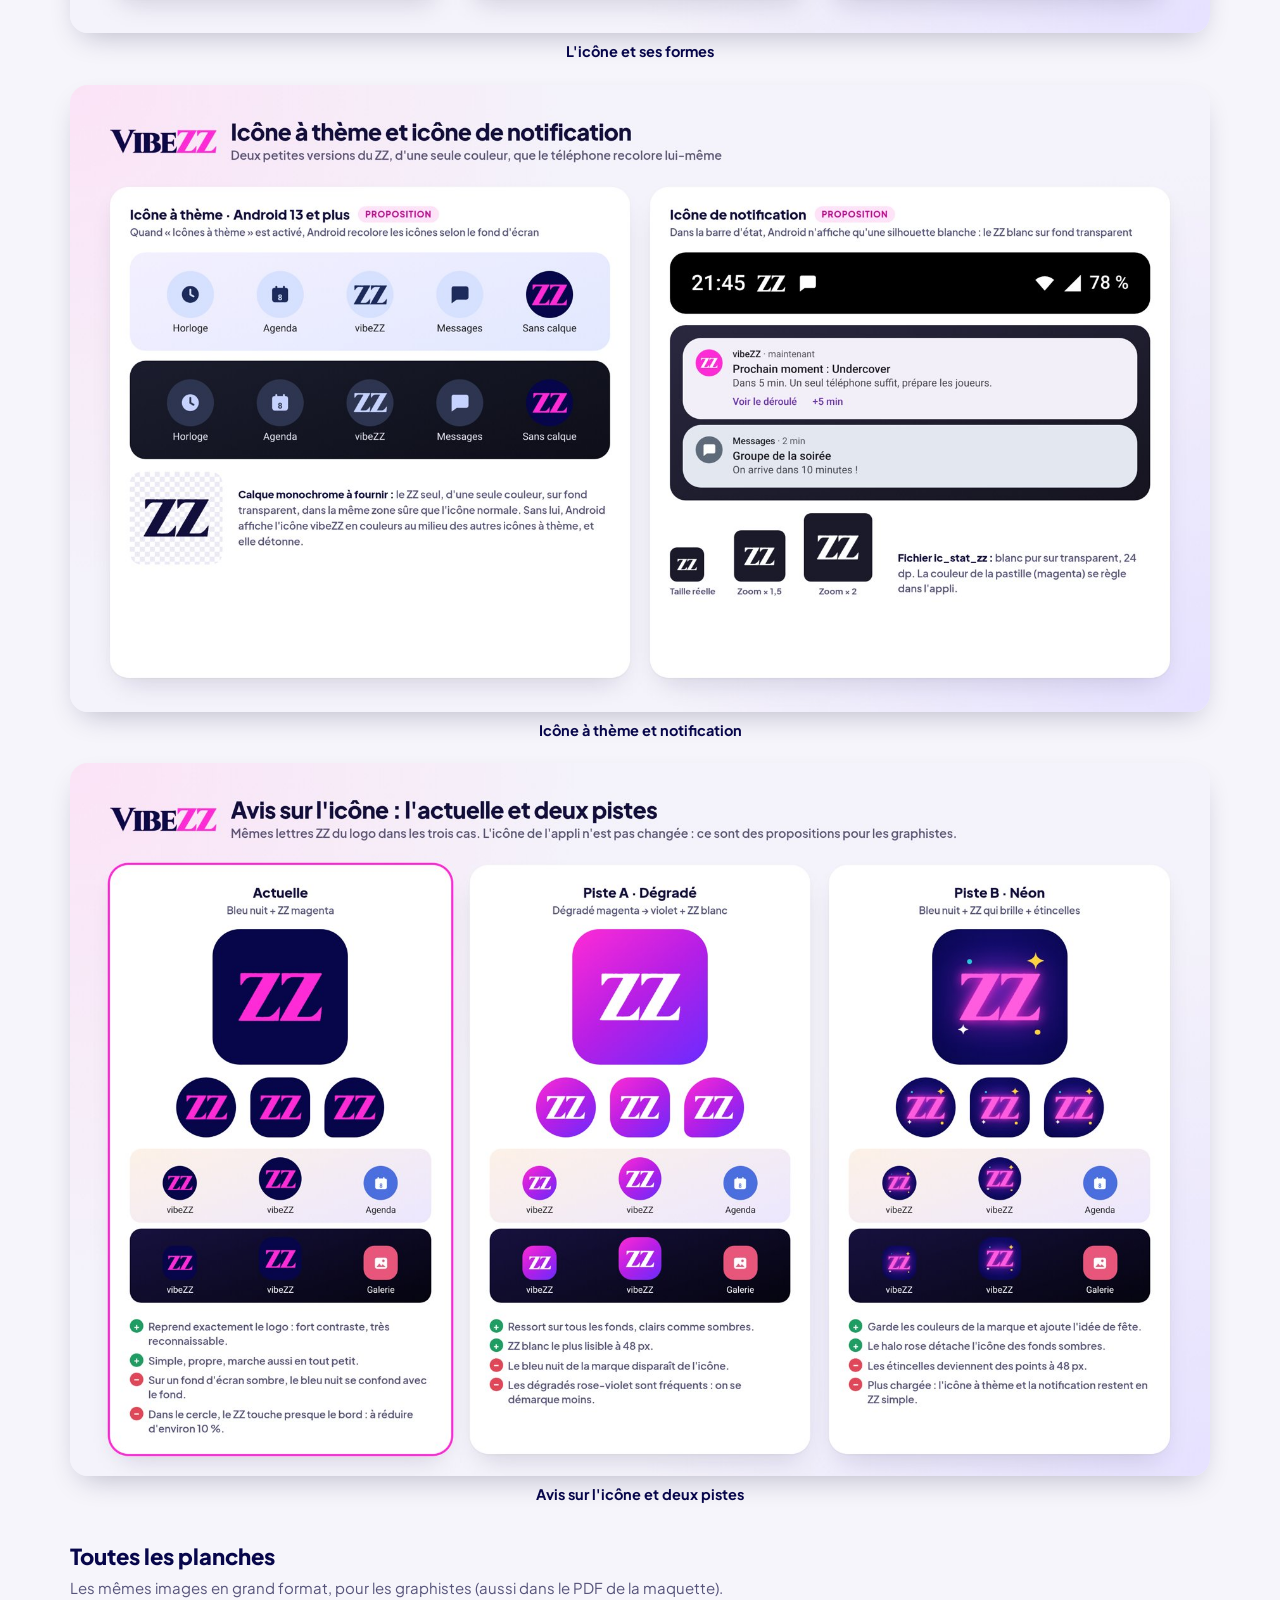
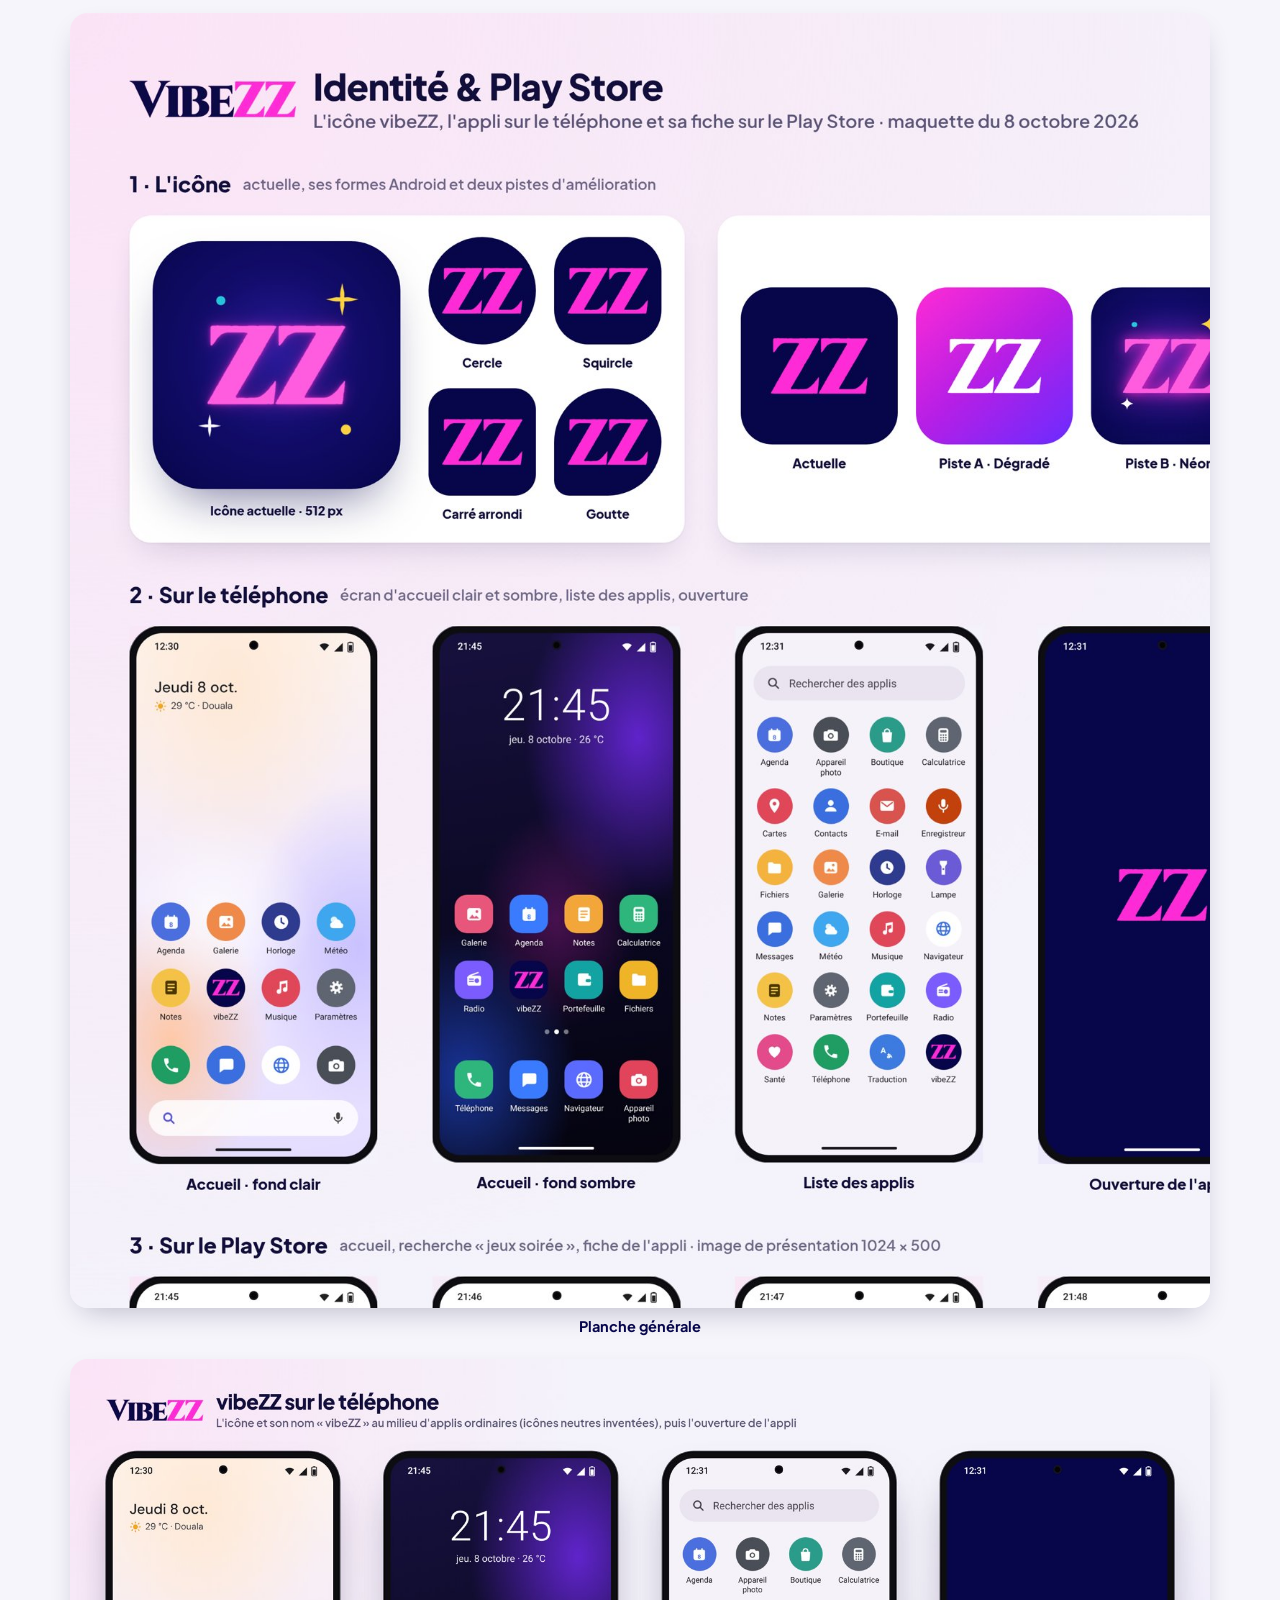
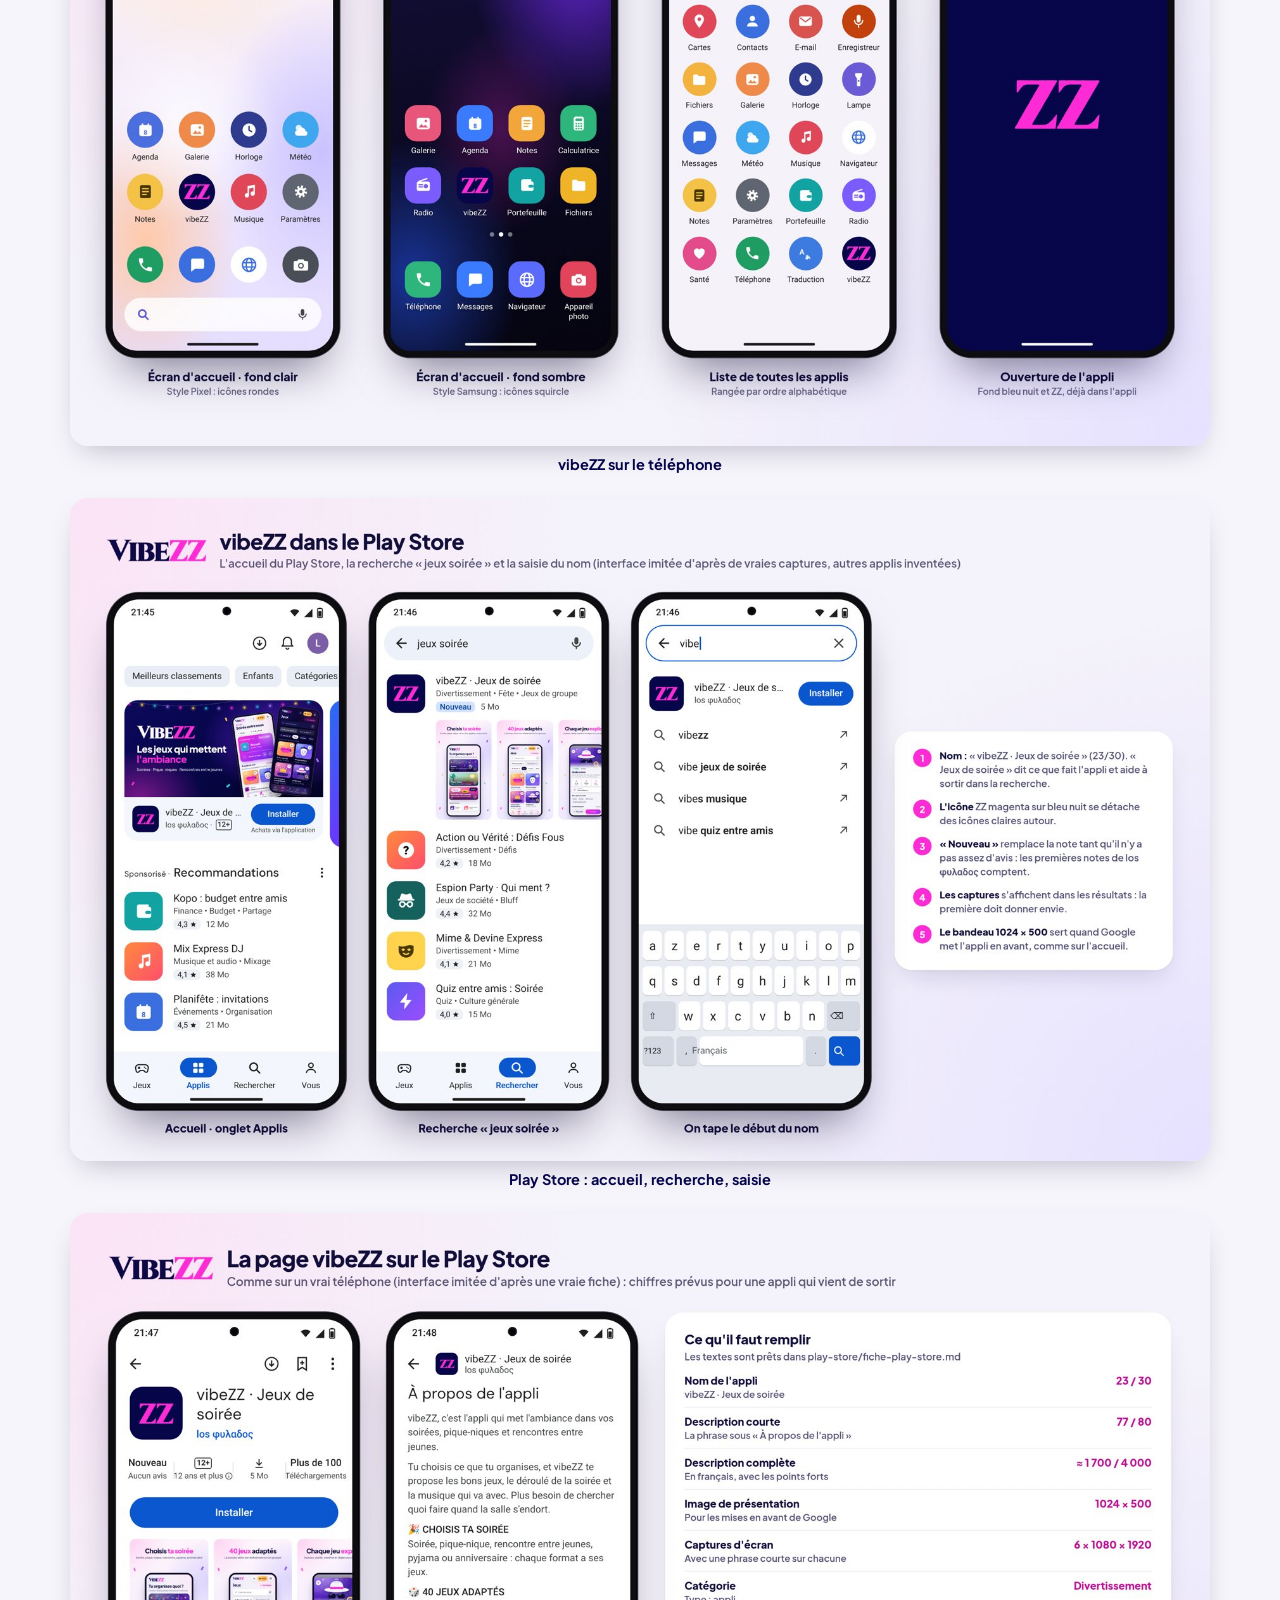
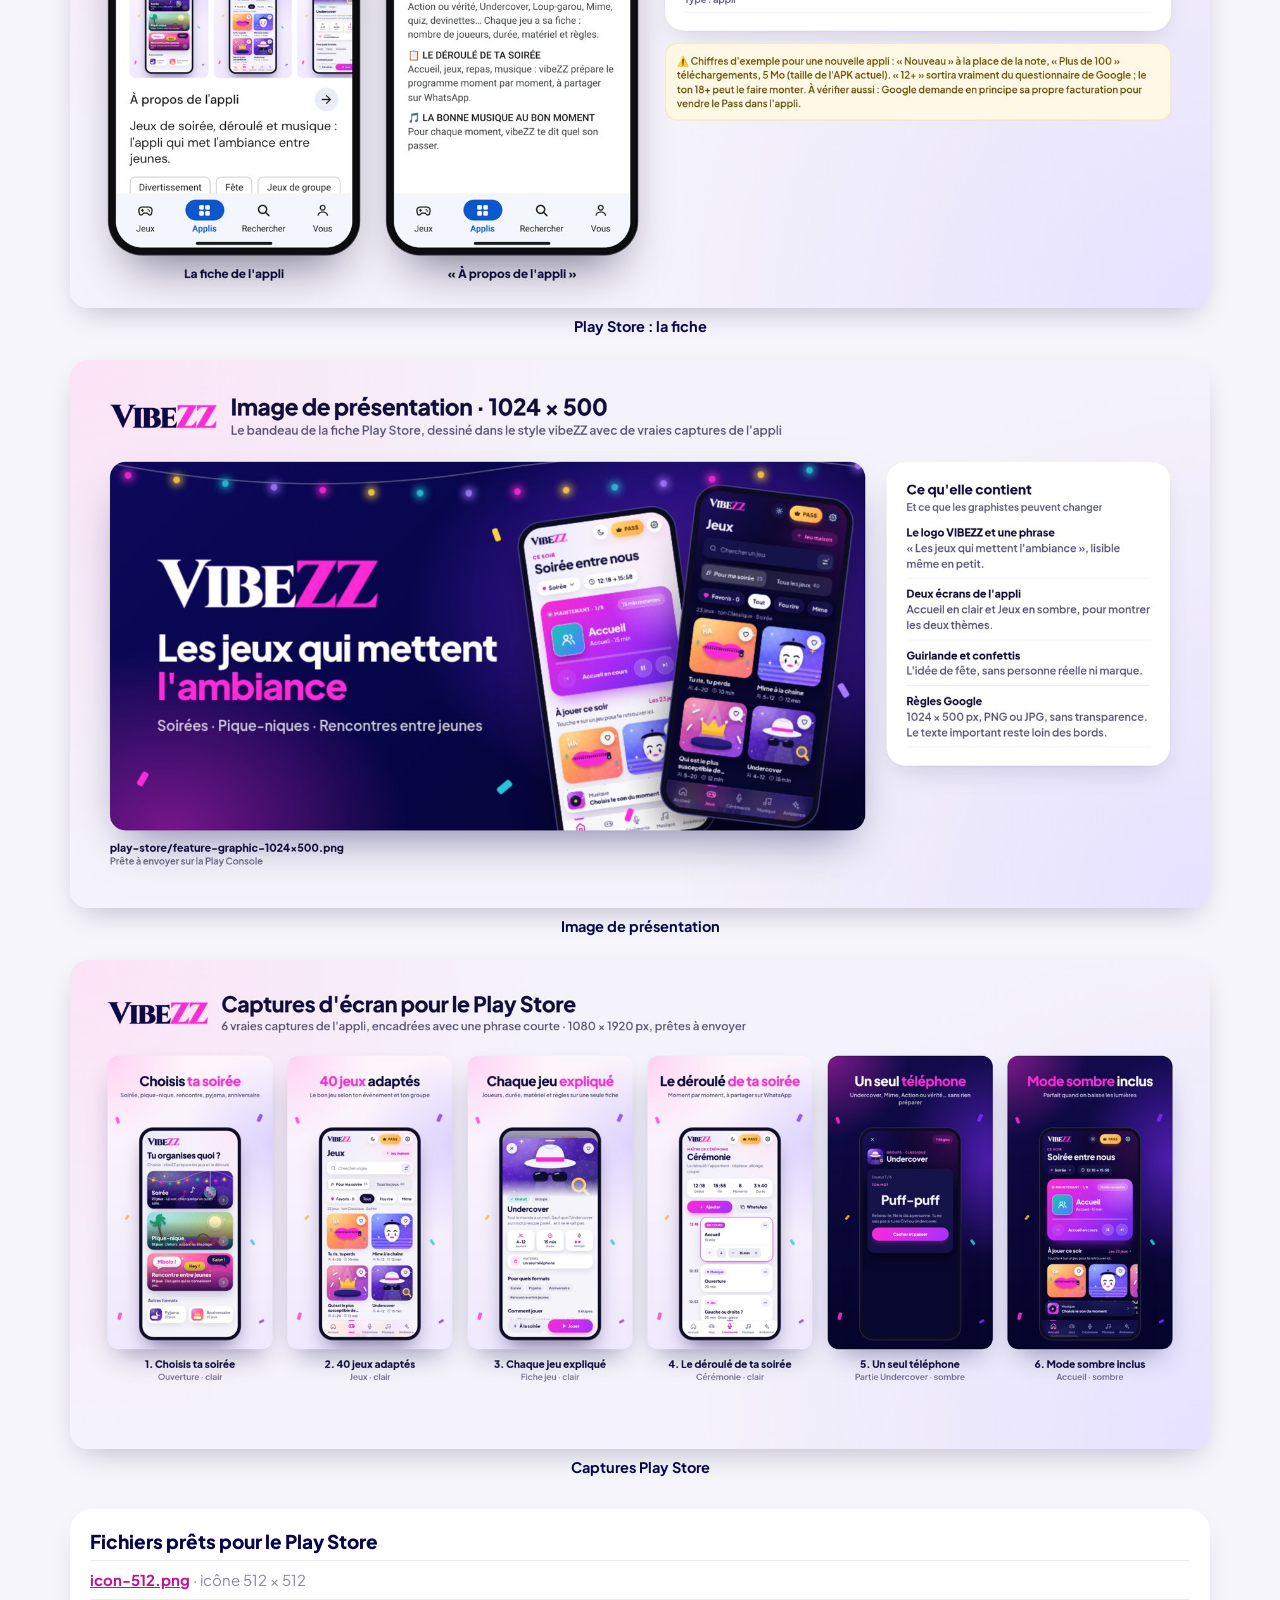
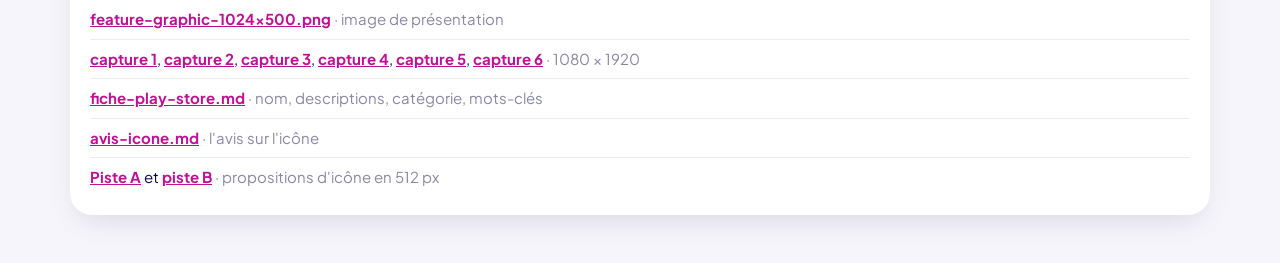
<file: maquette/identite.html>
<!doctype html>
<html lang="fr"><head><meta charset="utf-8">
<meta name="viewport" content="width=device-width, initial-scale=1, viewport-fit=cover">
<meta name="robots" content="noindex,nofollow,noarchive">
<meta name="theme-color" content="#f6f5fb">
<title>vibeZZ · Icône &amp; Play Store</title>
<style>
@font-face { font-family: "Jakarta"; src: url(fonts/jakarta.ttf) format("truetype"); font-weight: 200 800; }
* { box-sizing: border-box; margin: 0; padding: 0; }
body { font-family: "Jakarta", system-ui, sans-serif; color: #07064a; line-height: 1.5; -webkit-font-smoothing: antialiased; -webkit-text-size-adjust: 100%;
  background: radial-gradient(120% 40% at 100% 0%, #fde8fa 0%, rgba(253,232,250,0) 60%), #f6f5fb; }
.wrap { max-width: 1180px; margin: 0 auto; padding: 24px 20px 48px; }
.top { display: flex; gap: 10px; flex-wrap: wrap; margin-bottom: 18px; }
.top a { text-decoration: none; font-weight: 700; background: #fff; border-radius: 999px; padding: 8px 14px; color: #07064a; font-size: 15px; box-shadow: 0 6px 20px -8px rgba(18,15,61,.25); }
h1 { font-size: 30px; font-weight: 800; letter-spacing: -.02em; line-height: 1.15; }
.intro { color: #57547a; margin: 6px 0 4px; font-size: 16px; }
h2 { font-size: 22px; font-weight: 800; margin: 34px 0 4px; }
.sub { color: #57547a; font-size: 15px; margin-bottom: 14px; }
.grid { display: grid; grid-template-columns: repeat(auto-fill, minmax(300px, 1fr)); gap: 22px; }
.grid.caps { grid-template-columns: repeat(auto-fill, minmax(240px, 1fr)); }
.one { display: grid; gap: 22px; }
figure img { width: 100%; display: block; border-radius: 18px; }
figcaption { font-size: 14.5px; color: #57547a; margin-top: 8px; text-align: center; }
figcaption b { color: #07064a; }
.wide img { box-shadow: 0 12px 30px -12px rgba(18,15,61,.3); }
.files { background: #fff; border-radius: 22px; padding: 18px 20px; margin-top: 30px; box-shadow: 0 12px 30px -10px rgba(18,15,61,.15); }
.files h2 { margin-top: 0; font-size: 19px; }
.files ul { list-style: none; } .files li { padding: 8px 0; border-top: 1px solid rgba(18,15,61,.08); font-size: 15px; }
.files a { color: #c20f97; font-weight: 700; } .files span { color: #8a87a6; }
.note { font-size: 14px; color: #6b5200; background: #fff8e6; border: 1px solid #ffe2a3; border-radius: 16px; padding: 12px 14px; margin-top: 14px; }
@media (max-width: 600px) {
  .wrap { padding: 16px 0 40px; }
  .top, h1, .intro, h2, .sub, .note { margin-left: 16px; margin-right: 16px; }
  .grid, .grid.caps, .one { grid-template-columns: 1fr; gap: 26px; }
  figure img { border-radius: 0; }
  .wide img { box-shadow: none; }
  .files { border-radius: 0; }
}
</style></head><body><div class="wrap">
<div class="top"><a href="../">‹ Accueil de l'aperçu</a><a href="./">Maquette cliquable</a></div>
<h1>Icône &amp; Play Store</h1>
<p class="intro">À quoi ressemblera vibeZZ sur le Play Store et sur un téléphone Android. Touche une image pour l'ouvrir en grand.</p>
<p class="note">Interface du Play Store imitée d'après de vraies captures ; les autres applis sont inventées. Les chiffres (« Nouveau », « Plus de 100 », 12+, 5 Mo) sont des exemples pour une appli qui vient de sortir.</p>
<h2>Sur le Play Store</h2><p class="sub">L'accueil, la recherche, la fiche de l'appli et sa description.</p>
<div class="grid">
<figure><a href="identite/web/tel-play-accueil.jpg" target="_blank"><img loading="lazy" src="identite/web/tel-play-accueil.jpg" alt="Accueil du Play Store"></a><figcaption><b>Accueil du Play Store</b> · vibeZZ mise en avant</figcaption></figure>
<figure><a href="identite/web/tel-play-recherche.jpg" target="_blank"><img loading="lazy" src="identite/web/tel-play-recherche.jpg" alt="Recherche « jeux soirée »"></a><figcaption><b>Recherche « jeux soirée »</b> · vibeZZ dans les résultats</figcaption></figure>
<figure><a href="identite/web/tel-play-fiche.jpg" target="_blank"><img loading="lazy" src="identite/web/tel-play-fiche.jpg" alt="La fiche vibeZZ"></a><figcaption><b>La fiche vibeZZ</b> · icône, Installer, captures</figcaption></figure>
<figure><a href="identite/web/tel-play-apropos.jpg" target="_blank"><img loading="lazy" src="identite/web/tel-play-apropos.jpg" alt="À propos de l'appli"></a><figcaption><b>À propos de l'appli</b> · la description complète</figcaption></figure>
<figure><a href="identite/web/tel-play-saisie.jpg" target="_blank"><img loading="lazy" src="identite/web/tel-play-saisie.jpg" alt="On tape « vibe »"></a><figcaption><b>On tape « vibe »</b> · l'appli sort en premier</figcaption></figure>
</div>
<h2>Les captures de la fiche</h2><p class="sub">6 vraies captures de l'appli avec une phrase courte, prêtes à envoyer (1080 × 1920).</p>
<div class="grid caps">
<figure><a href="identite/play-store/capture-1-choisis-ta-soiree.png" target="_blank"><img loading="lazy" src="identite/web/capture-1-choisis-ta-soiree.jpg" alt="1. Choisis ta soirée"></a><figcaption><b>1. Choisis ta soirée</b></figcaption></figure>
<figure><a href="identite/play-store/capture-2-40-jeux-adaptes.png" target="_blank"><img loading="lazy" src="identite/web/capture-2-40-jeux-adaptes.jpg" alt="2. 40 jeux adaptés"></a><figcaption><b>2. 40 jeux adaptés</b></figcaption></figure>
<figure><a href="identite/play-store/capture-3-chaque-jeu-explique.png" target="_blank"><img loading="lazy" src="identite/web/capture-3-chaque-jeu-explique.jpg" alt="3. Chaque jeu expliqué"></a><figcaption><b>3. Chaque jeu expliqué</b></figcaption></figure>
<figure><a href="identite/play-store/capture-4-le-deroule.png" target="_blank"><img loading="lazy" src="identite/web/capture-4-le-deroule.jpg" alt="4. Le déroulé de ta soirée"></a><figcaption><b>4. Le déroulé de ta soirée</b></figcaption></figure>
<figure><a href="identite/play-store/capture-5-un-seul-telephone.png" target="_blank"><img loading="lazy" src="identite/web/capture-5-un-seul-telephone.jpg" alt="5. Un seul téléphone"></a><figcaption><b>5. Un seul téléphone</b></figcaption></figure>
<figure><a href="identite/play-store/capture-6-mode-sombre.png" target="_blank"><img loading="lazy" src="identite/web/capture-6-mode-sombre.jpg" alt="6. Mode sombre inclus"></a><figcaption><b>6. Mode sombre inclus</b></figcaption></figure>
</div>
<h2>L'image de présentation</h2><p class="sub">Le bandeau 1024 × 500 que Google utilise pour mettre l'appli en avant.</p>
<div class="one wide"><figure><a href="identite/play-store/feature-graphic-1024x500.png" target="_blank"><img loading="lazy" src="identite/web/feature-graphic.jpg" alt="Image de présentation"></a><figcaption><b>Image de présentation</b> · 1024 × 500</figcaption></figure>
</div>
<h2>Sur le téléphone</h2><p class="sub">L'icône et son nom au milieu d'applis ordinaires, puis l'ouverture.</p>
<div class="grid">
<figure><a href="identite/web/tel-accueil-clair.jpg" target="_blank"><img loading="lazy" src="identite/web/tel-accueil-clair.jpg" alt="Écran d'accueil clair"></a><figcaption><b>Écran d'accueil clair</b> · style Pixel</figcaption></figure>
<figure><a href="identite/web/tel-accueil-sombre.jpg" target="_blank"><img loading="lazy" src="identite/web/tel-accueil-sombre.jpg" alt="Écran d'accueil sombre"></a><figcaption><b>Écran d'accueil sombre</b> · style Samsung</figcaption></figure>
<figure><a href="identite/web/tel-tiroir.jpg" target="_blank"><img loading="lazy" src="identite/web/tel-tiroir.jpg" alt="Liste des applis"></a><figcaption><b>Liste des applis</b> · ordre alphabétique</figcaption></figure>
<figure><a href="identite/web/tel-ouverture.jpg" target="_blank"><img loading="lazy" src="identite/web/tel-ouverture.jpg" alt="Ouverture de l'appli"></a><figcaption><b>Ouverture de l'appli</b> · bleu nuit + ZZ</figcaption></figure>
</div>
<h2>L'icône</h2><p class="sub">Les formes Android, les petites tailles, l'icône à thème, la notification, et l'avis avec deux pistes (l'icône de l'appli n'est pas changée).</p>
<div class="one wide">
<figure><a href="identite/01-icone-formes.png" target="_blank"><img loading="lazy" src="identite/web/01-icone-formes.jpg" alt="L'icône et ses formes"></a><figcaption><b>L'icône et ses formes</b></figcaption></figure>
<figure><a href="identite/02-icone-theme-notification.png" target="_blank"><img loading="lazy" src="identite/web/02-icone-theme-notification.jpg" alt="Icône à thème et notification"></a><figcaption><b>Icône à thème et notification</b></figcaption></figure>
<figure><a href="identite/06-avis-icone.png" target="_blank"><img loading="lazy" src="identite/web/06-avis-icone.jpg" alt="Avis sur l'icône et deux pistes"></a><figcaption><b>Avis sur l'icône et deux pistes</b></figcaption></figure>
</div>
<h2>Toutes les planches</h2><p class="sub">Les mêmes images en grand format, pour les graphistes (aussi dans le PDF de la maquette).</p>
<div class="one wide">
<figure><a href="identite/planche-identite.png" target="_blank"><img loading="lazy" src="identite/web/planche-identite.jpg" alt="Planche générale"></a><figcaption><b>Planche générale</b></figcaption></figure>
<figure><a href="identite/03-ecran-accueil-android.png" target="_blank"><img loading="lazy" src="identite/web/03-ecran-accueil-android.jpg" alt="vibeZZ sur le téléphone"></a><figcaption><b>vibeZZ sur le téléphone</b></figcaption></figure>
<figure><a href="identite/04-play-recherche.png" target="_blank"><img loading="lazy" src="identite/web/04-play-recherche.jpg" alt="Play Store : accueil, recherche, saisie"></a><figcaption><b>Play Store : accueil, recherche, saisie</b></figcaption></figure>
<figure><a href="identite/05-play-fiche.png" target="_blank"><img loading="lazy" src="identite/web/05-play-fiche.jpg" alt="Play Store : la fiche"></a><figcaption><b>Play Store : la fiche</b></figcaption></figure>
<figure><a href="identite/07-image-presentation.png" target="_blank"><img loading="lazy" src="identite/web/07-image-presentation.jpg" alt="Image de présentation"></a><figcaption><b>Image de présentation</b></figcaption></figure>
<figure><a href="identite/08-captures-play-store.png" target="_blank"><img loading="lazy" src="identite/web/08-captures-play-store.jpg" alt="Captures Play Store"></a><figcaption><b>Captures Play Store</b></figcaption></figure>
</div>
<div class="files"><h2>Fichiers prêts pour le Play Store</h2><ul>
<li><a href="identite/play-store/icon-512.png" download>icon-512.png</a> <span>· icône 512 × 512</span></li>
<li><a href="identite/play-store/feature-graphic-1024x500.png" download>feature-graphic-1024x500.png</a> <span>· image de présentation</span></li>
<li><a href="identite/play-store/capture-1-choisis-ta-soiree.png" download>capture 1</a>, <a href="identite/play-store/capture-2-40-jeux-adaptes.png" download>capture 2</a>, <a href="identite/play-store/capture-3-chaque-jeu-explique.png" download>capture 3</a>, <a href="identite/play-store/capture-4-le-deroule.png" download>capture 4</a>, <a href="identite/play-store/capture-5-un-seul-telephone.png" download>capture 5</a>, <a href="identite/play-store/capture-6-mode-sombre.png" download>capture 6</a> <span>· 1080 × 1920</span></li>
<li><a href="identite/play-store/fiche-play-store.md" target="_blank">fiche-play-store.md</a> <span>· nom, descriptions, catégorie, mots-clés</span></li>
<li><a href="identite/avis-icone.md" target="_blank">avis-icone.md</a> <span>· l'avis sur l'icône</span></li>
<li><a href="identite/variantes/icone-variante-A-degrade-512.png" download>Piste A</a> et <a href="identite/variantes/icone-variante-B-neon-512.png" download>piste B</a> <span>· propositions d'icône en 512 px</span></li>
</ul></div>
</div></body></html>
</file>
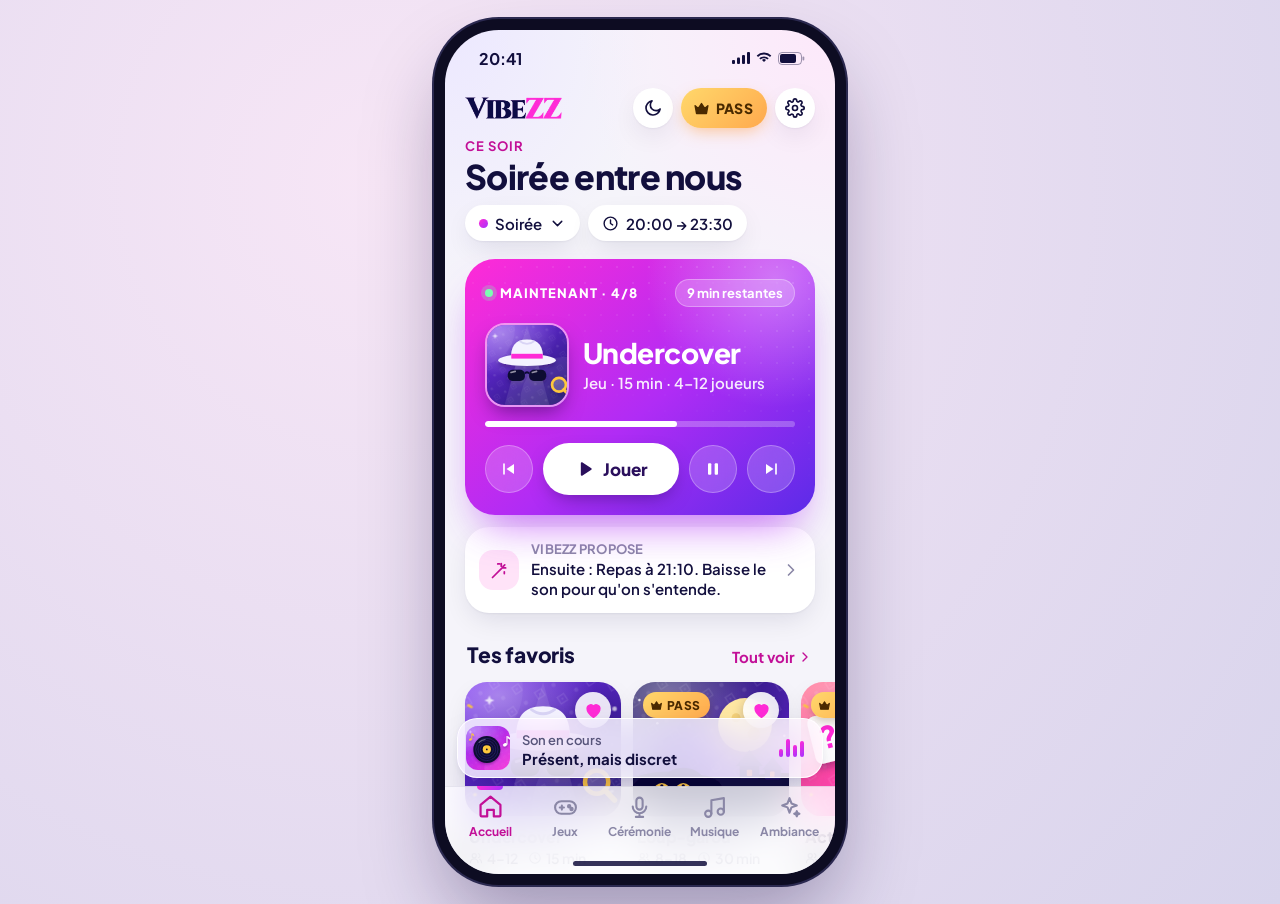
<file: maquette/maquette-v2.html>
<!doctype html>
<html lang="fr"><head><meta name="robots" content="noindex,nofollow,noarchive"><style>@media (max-width:520px){html body.framed{display:block;padding:0;min-height:0;background:none}html body.framed .phone{width:100vw;height:100vh;height:100dvh;border-radius:0;box-shadow:none}}</style><meta charset="utf-8"><meta name="viewport" content="width=device-width, initial-scale=1">
<title>vibeZZ · maquette</title><link rel="stylesheet" href="style.css"></head>
<body><div class="phone" id="phone"></div>
<script src="games.js"></script><script src="art.js"></script><script src="app.js"></script></body></html>
</file>
<file: app/assets/index-VBh6Sw8h.css>
@font-face{font-family:Plus Jakarta Sans;src:url(./jakarta-BBNPXI38.ttf) format("truetype");font-weight:200 800;font-display:swap}:root,html.light{--font: "Plus Jakarta Sans", system-ui, -apple-system, "Segoe UI", Roboto, sans-serif;--bg: #f5f4fa;--bg-grad: radial-gradient(120% 60% at 100% 0%, #fde8fa 0%, rgba(253, 232, 250, 0) 55%), radial-gradient(90% 50% at 0% 0%, #ece8ff 0%, rgba(236, 232, 255, 0) 60%), #f5f4fa;--card: #ffffff;--card2: #fbfaff;--text: #120f3d;--text2: #57547a;--text3: #67648a;--line: rgba(18, 15, 61, .08);--fill: #ecebf4;--fill2: #f3f2f9;--shadow: 0 1px 2px rgba(18, 15, 61, .05), 0 10px 28px -6px rgba(18, 15, 61, .12);--shadow-lg: 0 2px 6px rgba(18, 15, 61, .06), 0 22px 44px -12px rgba(48, 20, 110, .28);--accent: #ff2bd6;--accent-text: #c20f97;--accent-soft: #ffe3f8;--grad: linear-gradient(135deg, #ff2bd6 0%, #a532ff 100%);--grad-shadow: 0 10px 24px -8px rgba(220, 30, 200, .65);--hero: linear-gradient(140deg, #ff2bd6 0%, #b02cf5 55%, #5b2be8 100%);--navy: #07064a;--promo: linear-gradient(135deg, #1a1464, #3a1c9c 60%, #7b2ff7);--music: linear-gradient(150deg, #1a1464 0%, #2b1680 50%, #6a1fb5 100%);--glass: rgba(255, 255, 255, .8);--glass-line: rgba(255, 255, 255, .9);--sheet-glass: rgba(255, 255, 255, .95);--scrim: rgba(18, 15, 61, .32);--input: #ffffff;--gold: linear-gradient(135deg, #ffd86b 0%, #ffa94d 100%);--gold-text: #4a2a00;--good: #0b8a7c;--good-soft: rgba(24, 200, 181, .14);--danger: #e5254f;--danger-soft: rgba(229, 37, 79, .12);--toast: #120f3d;--amber: #ffb020;--amber-text: #8a4b00;--amber-soft: #fff1d1;--wa: #128c4a;--flame: #ff6a2b;--flame-off: #dcd9ea;--desk: radial-gradient(circle at 30% 20%, #f7e6f6, #d8d4ec);--desk-text: #120f3d;color-scheme:light}html.dark{--bg: #08072e;--bg-grad: radial-gradient(120% 60% at 100% 0%, rgba(255, 43, 214, .2) 0%, rgba(255, 43, 214, 0) 55%), radial-gradient(90% 50% at 0% 0%, rgba(91, 43, 232, .28) 0%, rgba(91, 43, 232, 0) 60%), #08072e;--card: #15134a;--card2: #1a1856;--text: #f5f3ff;--text2: #c2bee6;--text3: #9590c4;--line: rgba(255, 255, 255, .09);--fill: rgba(255, 255, 255, .09);--fill2: rgba(255, 255, 255, .05);--shadow: 0 1px 0 rgba(255, 255, 255, .05) inset, 0 12px 30px -8px rgba(0, 0, 0, .55);--shadow-lg: 0 1px 0 rgba(255, 255, 255, .08) inset, 0 24px 50px -12px rgba(0, 0, 0, .7);--accent-text: #ff6be3;--accent-soft: rgba(255, 43, 214, .16);--glass: rgba(21, 19, 74, .78);--glass-line: rgba(255, 255, 255, .1);--sheet-glass: rgba(30, 28, 90, .96);--scrim: rgba(3, 2, 20, .6);--input: rgba(255, 255, 255, .07);--good: #4fe3d2;--danger: #ff5c7f;--danger-soft: rgba(255, 92, 127, .14);--toast: #2a2580;--amber-text: #ffc85a;--amber-soft: rgba(255, 176, 32, .16);--flame-off: rgba(255, 255, 255, .16);--desk: radial-gradient(circle at 30% 20%, #241a6b, #06052a);--desk-text: #f5f3ff;color-scheme:dark}*{box-sizing:border-box;margin:0;padding:0;-webkit-tap-highlight-color:transparent}button{font:inherit;color:inherit;border:0;background:none;cursor:pointer;text-align:inherit}button:disabled{cursor:default;opacity:.4}input,textarea{font:inherit;color:inherit}img{display:block}html,body,#root{height:100%}@supports (height: 100dvh){html,body,#root{height:100dvh}}body{font-family:var(--font);background:var(--bg);color:var(--text);-webkit-font-smoothing:antialiased;overflow:hidden}:focus-visible{outline:3px solid var(--accent);outline-offset:2px;border-radius:12px}.stage{height:100%;display:flex;justify-content:center;align-items:center;background:var(--bg)}.stage-copy{display:none}.app{position:relative;width:100%;max-width:none;height:100%;overflow:hidden;background:var(--bg-grad);color:var(--text);isolation:isolate}@media(min-width:640px){.stage{background:var(--desk)}.app{max-width:600px;box-shadow:0 0 0 1px var(--line),0 30px 60px -20px #140a3c4d}}@media(min-width:900px)and (min-height:700px){.stage{background:var(--desk);gap:72px;padding:24px}.stage-copy{display:block;max-width:340px;color:var(--desk-text)}.stage-copy .logo-xl{height:44px;margin:10px 0 18px}.stage-copy .stage-lede{font-size:22px;font-weight:700;line-height:1.35;letter-spacing:-.01em}.stage-copy ul{list-style:none;margin-top:26px;display:grid;gap:12px}.stage-copy li{display:flex;gap:12px;align-items:center;font-size:16px;font-weight:600;color:var(--text2)}.stage-copy li svg{width:36px;height:36px;padding:8px;border-radius:12px;background:var(--card);color:var(--accent-text);box-shadow:var(--shadow);flex:none}.app{width:400px;height:min(860px,calc(100vh - 48px));border-radius:46px;box-shadow:0 0 0 10px #0d0c22,0 0 0 12px #2b2950,0 40px 80px #140a3c59}}.view{position:absolute;inset:0;overflow-y:auto;overflow-x:hidden;scrollbar-width:none;padding:calc(env(safe-area-inset-top) + 8px) max(20px,env(safe-area-inset-right)) calc(env(safe-area-inset-bottom) + 110px) max(20px,env(safe-area-inset-left));transition:transform .35s cubic-bezier(.2,.8,.2,1),border-radius .35s,filter .35s;transform-origin:50% 0;overscroll-behavior:contain}.view::-webkit-scrollbar{display:none}.view.has-mini{padding-bottom:190px}.app.sheet-open .view{transform:scale(.93) translateY(12px);border-radius:26px;filter:saturate(.9)}.app.sheet-open .tabbar,.app.sheet-open .mini{opacity:.6}.eyebrow{font-size:13px;font-weight:800;letter-spacing:.08em;text-transform:uppercase;color:var(--accent-text)}.muted-eyebrow{color:var(--text3)}.large-title{font-size:clamp(27px,8.6vw,34px);line-height:1.1;font-weight:800;letter-spacing:-.02em;margin:4px 0 6px}.title-input{width:100%;border:0;background:transparent;outline:none;border-radius:10px;padding:0;text-overflow:ellipsis}.title-input:focus{background:var(--fill2);box-shadow:0 0 0 6px var(--fill2)}.subtitle{font-size:16px;line-height:1.45;color:var(--text2)}.h2{font-size:21px;font-weight:800;letter-spacing:-.01em}.h2-muted{font-size:17px;color:var(--text2)}.h3{font-size:19px;font-weight:800;letter-spacing:-.01em}.sec{display:flex;align-items:baseline;justify-content:space-between;gap:10px;margin:28px 2px 12px}.link{color:var(--accent-text);font-weight:700;font-size:15px;display:inline-flex;gap:2px;align-items:center}.link svg{width:16px;height:16px}.link.center{display:flex;margin-left:auto;margin-right:auto;gap:6px}.muted{color:var(--text2)}.small{font-size:14px}.strong{font-weight:700}.hint{font-size:14px;color:var(--text2);font-weight:600;margin:-4px 2px 12px;line-height:1.4}.result{font-size:14px;color:var(--text3);font-weight:600;margin:2px 2px 12px}.fine{text-align:center;font-size:13px;color:var(--text3);font-weight:600;margin-top:18px;line-height:1.4}.ell{white-space:nowrap;overflow:hidden;text-overflow:ellipsis;display:block}.min0{min-width:0}.flex1{flex:1}.pad{padding:0 2px 12px}.pad-in{padding:0 14px 12px}.mt{margin-top:16px}.mt-s{margin-top:12px}.topbar{display:flex;align-items:center;justify-content:space-between;height:52px;margin-bottom:8px}.logo{height:22px;display:inline-block}.logo img{height:100%;width:auto}html.dark .logo .logo-l,html.light .logo .logo-d,:root:not(.dark) .logo .logo-d{display:none}.tb-actions{display:flex;gap:8px;align-items:center}.icon-btn{width:40px;height:40px;border-radius:50%;display:grid;place-items:center;background:var(--card);box-shadow:var(--shadow);color:var(--text);transition:transform .15s;flex:none}.icon-btn svg{width:20px;height:20px}.press{transition:transform .15s}.press:active,.icon-btn:active{transform:scale(.94)}.pass-pill{height:40px;padding:0 14px 0 12px;border-radius:20px;background:var(--gold);color:var(--gold-text);font-weight:800;font-size:14px;display:flex;gap:6px;align-items:center;box-shadow:0 6px 16px -4px #ff962880;letter-spacing:.02em;white-space:nowrap}.pass-pill svg{width:17px;height:17px}.chip{height:38px;padding:0 14px;border-radius:19px;background:var(--card);box-shadow:var(--shadow);font-size:15px;font-weight:700;display:inline-flex;align-items:center;gap:7px;white-space:nowrap;color:var(--text);flex:none}.chip svg{width:17px;height:17px}.chip .dot{width:9px;height:9px;border-radius:50%;background:var(--grad)}.chip.on{background:var(--text);color:var(--bg);box-shadow:none}html.dark .chip.on{background:#fff;color:#0e0b33}.chip.fav-on svg{color:var(--accent);fill:var(--accent)}.chip.static{cursor:default}.chips{display:flex;gap:8px;overflow-x:auto;scrollbar-width:none;margin:0 -20px;padding:4px 20px 10px}.chips::-webkit-scrollbar{display:none}.meta-row{display:flex;gap:8px;margin:10px 0 18px;flex-wrap:wrap}.card{background:var(--card);border-radius:24px;box-shadow:var(--shadow)}.btn{height:54px;border-radius:27px;padding:0 22px;font-weight:800;font-size:17px;display:inline-flex;align-items:center;justify-content:center;gap:8px;transition:transform .15s,box-shadow .15s;white-space:nowrap;text-align:center}.btn svg{width:20px;height:20px;flex:none}.btn:active{transform:scale(.97)}.btn.full{width:100%}.btn.sm{height:44px;font-size:15px;padding:0 16px}.btn-primary{background:var(--grad);color:#fff;box-shadow:var(--grad-shadow)}.btn-white{background:#fff;color:#2a0f5c;box-shadow:0 8px 20px -8px #14003c80}.btn-soft{background:var(--fill);color:var(--text)}.btn-ghost-w{width:48px;height:48px;border-radius:50%;background:#ffffff2e;border:1px solid rgba(255,255,255,.28);color:#fff;display:grid;place-items:center;-webkit-backdrop-filter:blur(10px);backdrop-filter:blur(10px);flex:none}.btn-ghost-w svg{width:20px;height:20px}.pill-btn{height:36px;padding:0 14px;border-radius:18px;background:var(--accent-soft);color:var(--accent-text);font-weight:800;font-size:14px;display:inline-flex;align-items:center;gap:5px;white-space:nowrap;flex:none}.pill-btn svg{width:15px;height:15px}.pill-btn.solid{background:var(--grad);color:#fff}.pill-btn.white{background:#fff;color:#2a1580}.row-btns{display:flex;gap:10px;margin:14px 0 6px;flex-wrap:wrap}.row-btns .btn{height:50px;font-size:16px}.grow14{flex:1.4}.grow1{flex:1}.tabbar{position:absolute;left:0;right:0;bottom:0;padding:8px 8px calc(env(safe-area-inset-bottom) + 10px);display:grid;grid-template-columns:repeat(5,1fr);background:var(--glass);backdrop-filter:blur(12px) saturate(1.4);-webkit-backdrop-filter:blur(12px) saturate(1.4);border-top:1px solid var(--line);z-index:30;transition:opacity .3s}.tab{display:flex;flex-direction:column;align-items:center;gap:4px;font-size:12px;font-weight:700;color:var(--text3);position:relative;padding:4px 0 2px}.tab svg{width:25px;height:25px;transition:transform .2s}.tab.on{color:var(--accent-text)}.tab.on svg{transform:translateY(-1px) scale(1.06)}.tab.on:before{content:"";position:absolute;top:-9px;width:26px;height:4px;border-radius:0 0 4px 4px;background:var(--grad)}@media(min-width:900px)and (min-height:700px){.tabbar{padding-bottom:22px}}.mini{position:absolute;left:12px;right:12px;bottom:calc(env(safe-area-inset-bottom) + 86px);height:62px;border-radius:20px;display:flex;align-items:center;gap:12px;padding:0 10px 0 8px;background:var(--glass);backdrop-filter:blur(12px) saturate(1.4);-webkit-backdrop-filter:blur(12px) saturate(1.4);border:1px solid var(--glass-line);box-shadow:var(--shadow-lg);z-index:29;text-align:left}@media(min-width:900px)and (min-height:700px){.mini{bottom:98px}}.mini .disc{width:46px;height:46px;border-radius:12px;overflow:hidden;flex:none}.mini .t{flex:1;min-width:0}.mini .t b{display:block;font-size:15px;font-weight:800;white-space:nowrap;overflow:hidden;text-overflow:ellipsis}.mini .t span{font-size:13px;color:var(--text2);font-weight:700}.eq{display:flex;gap:3px;align-items:flex-end;height:18px;margin-right:8px}.eq i{width:4px;border-radius:2px;background:var(--grad);animation:eq 1s infinite ease-in-out alternate;transform-origin:bottom}.eq i:nth-child(1){height:8px}.eq i:nth-child(2){height:18px;animation-delay:.2s}.eq i:nth-child(3){height:12px;animation-delay:.4s}.eq i:nth-child(4){height:16px;animation-delay:.1s}@keyframes eq{to{transform:scaleY(.45)}}.art-box{display:block;width:100%;height:100%}.art-box svg{width:100%;height:100%;display:block}.hero{position:relative;border-radius:30px;padding:20px;color:#fff;background:var(--hero);box-shadow:0 24px 44px -18px #b02cf5bf;overflow:hidden;animation:rise .45s cubic-bezier(.2,.8,.2,1)}.hero:before{content:"";position:absolute;width:260px;height:260px;right:-90px;top:-110px;border-radius:50%;background:radial-gradient(circle,#ffffff59,#fff0 70%)}.hero:after{content:"";position:absolute;inset:0;background-image:radial-gradient(rgba(255,255,255,.14) 1.3px,transparent 1.4px);background-size:16px 16px;mask-image:linear-gradient(200deg,#000 0%,transparent 60%);-webkit-mask-image:linear-gradient(200deg,#000 0%,transparent 60%);pointer-events:none}.hero>*{position:relative;z-index:1}.hero-top{display:flex;justify-content:space-between;align-items:center;gap:8px;flex-wrap:wrap;font-size:13px;font-weight:800;letter-spacing:.08em}.live{display:inline-flex;align-items:center;gap:7px;white-space:nowrap}.live i{width:8px;height:8px;border-radius:50%;background:#7cffb2;box-shadow:0 0 0 4px #7cffb240;animation:pulse 1.6s infinite}.live i.paused,.live.done i{background:#ffd86b;box-shadow:0 0 0 4px #ffd86b40;animation:none}@keyframes pulse{50%{box-shadow:0 0 0 7px #7cffb214}}.glass-tag{background:#fff3;border:1px solid rgba(255,255,255,.3);border-radius:14px;padding:5px 11px;font-size:13px;font-weight:700;letter-spacing:0;-webkit-backdrop-filter:blur(8px);backdrop-filter:blur(8px);white-space:nowrap;color:#fff}.glass-tag.warn{background:#ffd86b;color:#4a2a00;border-color:#ffd86b;font-weight:800;max-width:100%;white-space:normal;text-align:left}.hero-main{display:flex;gap:14px;align-items:center;margin:16px 0 14px}.hero-main .thumb{width:84px;height:84px;border-radius:20px;overflow:hidden;flex:none;box-shadow:0 10px 20px -6px #14003c80;border:2px solid rgba(255,255,255,.5);display:grid;place-items:center;background:#ffffff26}.kind-thumb{width:100%;height:100%;display:grid;place-items:center;color:#fff}.hero h3{font-size:clamp(22px,7vw,28px);font-weight:800;letter-spacing:-.02em;line-height:1.1;overflow-wrap:anywhere}.hero .sub{font-size:15px;opacity:.92;margin-top:4px;font-weight:600}.progress{height:6px;border-radius:3px;background:#ffffff40;overflow:hidden;margin-bottom:16px}.progress i{display:block;height:100%;border-radius:3px;background:#fff;transition:width .6s}.hero-actions{display:flex;gap:10px;align-items:center}.hero-actions .btn{flex:1;height:52px}.hero-now{flex:1;text-align:center;font-weight:800;font-size:15px;opacity:.95}.btn-ghost-w:disabled{opacity:.4}.suggest{display:flex;gap:12px;align-items:center;padding:14px;margin-top:12px;width:100%;text-align:left}.suggest .ic{width:40px;height:40px;border-radius:14px;background:var(--accent-soft);color:var(--accent-text);display:grid;place-items:center;flex:none}.suggest .ic svg{width:21px;height:21px}.suggest p{flex:1;font-size:15px;line-height:1.35;font-weight:600}.suggest p b{display:block;font-size:12px;color:var(--accent-text);font-weight:800;letter-spacing:.06em;margin-bottom:2px}.timeline-h{display:flex;gap:10px;overflow-x:auto;scrollbar-width:none;margin:0 -20px;padding:2px 20px 14px}.timeline-h::-webkit-scrollbar{display:none}.mom{flex:none;width:134px;padding:14px;border-radius:20px;background:var(--card);box-shadow:var(--shadow);text-align:left}.mom time{font-size:13px;font-weight:700;color:var(--text3)}.mom b{display:block;font-size:16px;font-weight:800;margin:6px 0 8px;line-height:1.2;height:38px;overflow:hidden}.mom.cur{background:var(--text);color:var(--bg)}html.dark .mom.cur{background:#fff;color:#120f3d}.mom.cur time{color:inherit;opacity:.7}.mom.done{opacity:.55}.kind{display:inline-flex;align-items:center;gap:6px;font-size:13px;font-weight:700;padding:4px 10px;border-radius:10px;white-space:nowrap;color:var(--kc);background:var(--kb)}.kind i{width:7px;height:7px;border-radius:50%;background:var(--kd, var(--kc))}html.dark .kind{color:#fff}.now-kind{--kc: inherit;--kb: rgba(255, 43, 214, .2);--kd: #ff2bd6;color:inherit!important}.k-accueil{--kc: #0b8a7c;--kb: rgba(24, 200, 181, .14);--kd: #18c8b5}.k-jeu{--kc: #c20f97;--kb: rgba(255, 43, 214, .13);--kd: #ff2bd6}.k-musique{--kc: #6a2fe0;--kb: rgba(123, 47, 247, .13);--kd: #7b2ff7}.k-repas{--kc: #c2560f;--kb: rgba(255, 138, 61, .15);--kd: #ff8a3d}.k-discours{--kc: #2f5fe0;--kb: rgba(77, 124, 255, .14);--kd: #4d7cff}.k-danse{--kc: #d42a52;--kb: rgba(255, 94, 126, .15);--kd: #ff5e7e}.k-gateau{--kc: #9a6800;--kb: rgba(255, 201, 60, .22);--kd: #ffc93c}.k-libre{--kc: #57547a;--kb: rgba(140, 137, 166, .16);--kd: #8c89a6}.kind-thumb.k-accueil{background:linear-gradient(135deg,#18c8b5,#4d7cff)}.kind-thumb.k-musique{background:linear-gradient(135deg,#7b2ff7,#a532ff)}.kind-thumb.k-repas{background:linear-gradient(135deg,#ff8a3d,#ff5e7e)}.kind-thumb.k-discours{background:linear-gradient(135deg,#4d7cff,#7b2ff7)}.kind-thumb.k-danse{background:linear-gradient(135deg,#ff5e7e,#ff2bd6)}.kind-thumb.k-gateau{background:linear-gradient(135deg,#ffc93c,#ff8a3d)}.kind-thumb.k-libre,.kind-thumb.k-jeu{background:linear-gradient(135deg,#1a1464,#4d7cff)}.hscroll{display:flex;gap:12px;overflow-x:auto;scrollbar-width:none;margin:0 -20px;padding:2px 20px 14px}.hscroll::-webkit-scrollbar{display:none}.hscroll .gcard{width:158px;flex:none}.energy{padding:18px;margin-top:14px}.energy-top{display:flex;justify-content:space-between;align-items:center}.energy .val{font-size:30px;font-weight:800;letter-spacing:-.02em}.gauge{height:12px;border-radius:6px;background:var(--fill);margin:12px 0 10px;overflow:hidden}.gauge i{display:block;height:100%;border-radius:6px;background:linear-gradient(90deg,#4d7cff,#a532ff 50%,#ff2bd6);transition:width .6s}.promo{margin-top:22px;border-radius:24px;padding:18px;display:flex;gap:14px;align-items:center;background:var(--promo);color:#fff;box-shadow:var(--shadow-lg)}.promo .crown{width:48px;height:48px;border-radius:16px;background:var(--gold);color:var(--gold-text);display:grid;place-items:center;flex:none}.promo .crown svg{width:26px;height:26px}.promo p{flex:1;font-size:14px;opacity:.92;line-height:1.35}.promo p b{display:block;font-size:17px;opacity:1;margin-bottom:2px}.grid{display:grid;grid-template-columns:repeat(auto-fill,minmax(150px,1fr));gap:16px 14px}.gcard{position:relative;min-width:0;animation:rise .4s cubic-bezier(.2,.8,.2,1) both}.gcard-hit{display:block;width:100%;text-align:left}.gcard-hit:active{transform:scale(.97)}.gcard .img{position:relative;display:block;border-radius:22px;overflow:hidden;aspect-ratio:1 / .86;box-shadow:var(--shadow)}.gcard h4{font-size:16px;font-weight:800;margin:10px 4px 3px;line-height:1.25;letter-spacing:-.01em;overflow:hidden;display:-webkit-box;-webkit-line-clamp:2;-webkit-box-orient:vertical}.gcard .gm{font-size:14px;color:var(--text2);font-weight:600;margin:0 4px;display:flex;gap:4px 10px;flex-wrap:wrap}.gcard .gm span{display:inline-flex;align-items:center;gap:4px;white-space:nowrap}.gcard .gm svg{width:14px;height:14px;opacity:.8}.heart{position:absolute;top:10px;right:10px;width:38px;height:38px;border-radius:50%;display:grid;place-items:center;background:#ffffffe6;color:#120f3d;box-shadow:0 4px 12px #14003c40;-webkit-backdrop-filter:blur(8px);backdrop-filter:blur(8px);transition:transform .2s;z-index:2}.heart svg{width:19px;height:19px}.heart.on{color:#ff2bd6;animation:pop .35s}.heart.on svg{fill:#ff2bd6}.heart:active{transform:scale(.85)}@keyframes pop{40%{transform:scale(1.25)}}.badge-pass{position:absolute;top:10px;left:10px;height:26px;padding:0 9px 0 7px;border-radius:13px;background:var(--gold);color:var(--gold-text);font-size:12px;font-weight:800;display:inline-flex;align-items:center;gap:4px;letter-spacing:.04em;box-shadow:0 4px 10px #50280040}.badge-pass svg{width:13px;height:13px}@keyframes rise{0%{opacity:0;transform:translateY(10px)}}.title-row{display:flex;justify-content:space-between;align-items:center}.search{display:flex;gap:10px;align-items:center;height:52px;border-radius:16px;background:var(--card);box-shadow:var(--shadow);padding:0 6px 0 16px;margin:12px 0 14px;color:var(--text3)}.search>svg{width:20px;height:20px;flex:none}.search input{flex:1;min-width:0;height:100%;border:0;background:transparent;outline:none;font-size:16px;font-weight:600;color:var(--text)}.search input::placeholder{color:var(--text3);font-weight:500}.search input::-webkit-search-cancel-button{display:none}.search .clear{width:30px;height:30px;border-radius:50%;background:var(--fill);display:grid;place-items:center;color:var(--text2);flex:none}.search .clear svg{width:14px;height:14px}.search .flt{width:40px;height:40px;border-radius:12px;background:var(--fill);color:var(--text);display:grid;place-items:center;position:relative;flex:none}.search .flt svg{width:19px;height:19px}.search .flt i{position:absolute;top:7px;right:7px;width:9px;height:9px;border-radius:50%;background:var(--accent);border:2px solid var(--card)}.search.in-sheet{margin-top:0}.seg{display:flex;background:var(--fill);border-radius:16px;padding:4px;margin-bottom:12px}.seg button{flex:1;min-height:42px;border-radius:12px;font-weight:700;font-size:15px;color:var(--text2);display:flex;align-items:center;justify-content:center;gap:6px;text-align:center;padding:0 6px}.seg button.on{background:var(--card);color:var(--text);box-shadow:0 2px 8px #120f3d1f}html.dark .seg button.on{background:#ffffff29}.seg .n{font-size:13px;color:var(--text3);font-weight:800}.empty{padding:26px 18px;text-align:center;display:grid;justify-items:center;gap:8px;margin-bottom:14px}.empty-ic{width:54px;height:54px;border-radius:18px;background:var(--accent-soft);color:var(--accent-text);display:grid;place-items:center}.empty-ic svg{width:26px;height:26px}.empty-t{font-size:17px;font-weight:800}.empty .row-btns{justify-content:center}.scrim{position:absolute;inset:0;background:var(--scrim);z-index:45;animation:fade .3s;width:100%;cursor:default}.sheet{position:absolute;left:0;right:0;bottom:0;background:var(--bg);border-radius:30px 30px 0 0;z-index:50;overflow:hidden;box-shadow:0 -10px 40px #00000040;animation:up .38s cubic-bezier(.2,.8,.2,1);display:flex;flex-direction:column;transition:transform .25s}.sheet.full{top:calc(env(safe-area-inset-top) + 30px)}.sheet.auto{max-height:calc(100% - env(safe-area-inset-top) - 30px)}.sheet .sbody{flex:1;overflow-y:auto;scrollbar-width:none;padding:0 20px calc(env(safe-area-inset-bottom) + 30px);overscroll-behavior:contain}.sheet .sbody::-webkit-scrollbar{display:none}.drag-zone{position:relative;flex:none;touch-action:none}.grabber{position:absolute;top:8px;left:50%;transform:translate(-50%);width:40px;height:5px;border-radius:3px;background:#ffffffd9;z-index:5}.grabber.dk{background:var(--text3);opacity:.5}.game-sheet .drag-zone,.pass-sheet .drag-zone{position:absolute;left:0;right:0;top:0;height:26px;z-index:6}@keyframes up{0%{transform:translateY(100%)}}@keyframes fade{0%{opacity:0}}.sheet-head{display:flex;justify-content:space-between;align-items:center;gap:10px;padding:24px 20px 10px}.sheet-head h2{font-size:clamp(23px,7vw,28px);font-weight:800;letter-spacing:-.02em;line-height:1.1}.sheet-p{font-size:16px;line-height:1.45;margin-bottom:14px}.sheet-title{font-size:clamp(24px,7.6vw,30px);font-weight:800;letter-spacing:-.02em;margin:10px 0 6px;line-height:1.1}.sticky-cta{padding:12px 20px calc(env(safe-area-inset-bottom) + 18px);display:flex;gap:10px;background:linear-gradient(transparent,var(--bg) 22%);position:relative;z-index:3;margin-top:-24px;flex:none}.sticky-cta .btn-soft{flex:1}.sticky-cta .btn-primary{flex:1.3}.sticky-cta .btn.full{flex:1}.sticky-cta .btn{min-width:0;white-space:normal;line-height:1.15;padding:0 14px}.cover-xl{position:relative;height:240px;margin:0 -20px;display:block}.cover-xl:after{content:"";position:absolute;left:0;right:0;bottom:0;height:70px;background:linear-gradient(transparent,var(--bg));pointer-events:none}.cover-btns{position:absolute;top:20px;left:16px;right:16px;display:flex;justify-content:space-between;z-index:7}.glass-btn{width:44px;height:44px;border-radius:50%;display:grid;place-items:center;background:#ffffffe0;color:#120f3d;-webkit-backdrop-filter:blur(10px);backdrop-filter:blur(10px);box-shadow:0 4px 14px #14003c40}.glass-btn svg{width:20px;height:20px}.glass-btn.on{color:#ff2bd6;animation:pop .35s}.glass-btn.on svg{fill:#ff2bd6}.tags{display:flex;gap:8px;flex-wrap:wrap}.tags-up{margin-top:-6px;position:relative;z-index:2}.tag{height:30px;padding:0 12px;border-radius:15px;background:var(--fill);font-size:14px;font-weight:700;color:var(--text2);display:inline-flex;align-items:center;gap:6px;white-space:nowrap}.tag svg{width:14px;height:14px}.tag.acc{background:var(--accent-soft);color:var(--accent-text)}.tag.free{background:var(--good-soft);color:var(--good)}.stats{display:grid;grid-template-columns:repeat(3,1fr);gap:8px;margin:18px 0 10px}.stat{background:var(--card);border-radius:18px;padding:12px 6px;text-align:center;box-shadow:var(--shadow);display:grid;justify-items:center;align-content:start}.stat svg{width:21px;height:21px;color:var(--accent-text)}.stat b{display:block;font-size:16px;font-weight:800;margin-top:4px}.stat span{font-size:12px;color:var(--text3);font-weight:700}.edots{display:inline-flex;gap:4px;margin:8px 0 3px;height:13px;align-items:center}.edots i{width:10px;height:10px;border-radius:50%;background:var(--fill)}.edots i.on{background:var(--grad)}.material{display:flex;gap:12px;align-items:center;padding:12px 14px}.material .mat-ic{width:38px;height:38px;border-radius:12px;background:var(--accent-soft);color:var(--accent-text);display:grid;place-items:center;flex:none}.material .mat-ic svg{width:19px;height:19px}.material .lbl{display:block;font-size:12px;color:var(--text3);font-weight:800;letter-spacing:.06em;text-transform:uppercase}.material b{display:block;font-size:15px;font-weight:700;line-height:1.35}.rules{list-style:none;counter-reset:r;display:grid;gap:12px}.rules li{counter-increment:r;display:flex;gap:12px;font-size:16px;line-height:1.45;color:var(--text)}.rules li:before{content:counter(r);flex:none;width:28px;height:28px;border-radius:50%;background:var(--accent-soft);color:var(--accent-text);font-weight:800;font-size:14px;display:grid;place-items:center;margin-top:0}.action-sheet{position:absolute;left:10px;right:10px;bottom:calc(env(safe-area-inset-bottom) + 16px);z-index:55;animation:up .35s cubic-bezier(.2,.8,.2,1)}.as-group{background:var(--sheet-glass);backdrop-filter:blur(12px) saturate(1.4);-webkit-backdrop-filter:blur(12px) saturate(1.4);border-radius:22px;overflow:hidden;border:1px solid var(--glass-line);box-shadow:var(--shadow-lg)}.as-title{text-align:center;padding:16px 18px;font-size:14px;color:var(--text2);font-weight:600;line-height:1.4;border-bottom:1px solid var(--line)}.as-big{display:block;font-size:17px;color:var(--text);font-weight:800;margin-bottom:4px}.as-item{display:flex;gap:14px;align-items:center;min-height:58px;padding:0 20px;font-size:17px;font-weight:700;border-bottom:1px solid var(--line);width:100%;text-align:left}.as-item:last-child{border-bottom:0}.as-item>svg{width:21px;height:21px;color:var(--accent-text);flex:none}.as-item.red,.as-item.red>svg{color:var(--danger)}.as-row{cursor:default}.as-cancel{margin-top:8px;height:58px;width:100%;border-radius:22px;background:var(--card);font-size:17px;font-weight:800;box-shadow:var(--shadow);text-align:center}.sum{display:grid;grid-template-columns:repeat(4,1fr);padding:16px 8px;margin-top:18px}.sum div{text-align:center}.sum div+div{border-left:1px solid var(--line)}.sum b{display:block;font-size:19px;font-weight:800;white-space:nowrap}.sum span{font-size:13px;color:var(--text3);font-weight:700}.tl{margin-top:18px}.tl-item{display:grid;grid-template-columns:46px minmax(0,1fr);gap:10px;margin-bottom:12px}.tl-item time{font-size:14px;font-weight:800;color:var(--text2);padding-top:18px;text-align:right}.tl-card{padding:14px 12px 14px 16px}.tl-card .r1{display:flex;align-items:center;gap:8px}.tl-card .r1 .pill-btn{height:34px}.tl-card h4{font-size:17px;font-weight:800;margin:8px 0 2px;overflow-wrap:anywhere}.tl-card .d{font-size:14px;color:var(--text2);font-weight:600}.more{width:36px;height:36px;border-radius:50%;display:grid;place-items:center;color:var(--text2);background:var(--fill2);flex:none}.more svg{width:18px;height:18px}.tl-item.cur .tl-card{box-shadow:0 0 0 2px var(--accent),var(--shadow-lg)}.tl-item.cur time{color:var(--accent-text)}.tl-item.done .tl-card{opacity:.6}.now-pill{font-size:12px;font-weight:800;color:#fff;background:var(--grad);border-radius:10px;padding:4px 9px;letter-spacing:.03em}.edit-row{display:flex;align-items:center;gap:8px;margin-top:12px;padding-top:12px;border-top:1px solid var(--line);flex-wrap:wrap}.mini-btn{width:40px;height:40px;border-radius:12px;background:var(--fill);display:grid;place-items:center;color:var(--text);font-weight:800;font-size:18px;flex:none}.mini-btn svg{width:18px;height:18px}.stepper{display:flex;align-items:center;background:var(--fill);border-radius:12px;height:40px;flex:none}.stepper button{min-width:40px;height:40px;font-weight:800;font-size:15px;color:var(--text);display:grid;place-items:center;text-align:center}.stepper button svg{width:16px;height:16px}.stepper b{font-size:14px;font-weight:800;min-width:54px;text-align:center}.tl-link{margin:4px 0 0 56px}.np{position:relative;margin-top:18px;border-radius:30px;padding:20px;color:#fff;background:var(--music);box-shadow:var(--shadow-lg);overflow:hidden}.np:before{content:"";position:absolute;width:240px;height:240px;right:-70px;top:-90px;border-radius:50%;background:radial-gradient(circle,#ff2bd68c,#ff2bd600 70%)}.np>*{position:relative}.np-top{display:flex;gap:16px;align-items:center}.np .vin{width:96px;height:96px;border-radius:22px;overflow:hidden;flex:none;box-shadow:0 12px 24px -8px #0009;animation:spin 14s linear infinite}@keyframes spin{50%{transform:rotate(4deg) scale(1.03)}}.np h3{font-size:24px;font-weight:800;line-height:1.15;letter-spacing:-.01em;margin-top:4px}.np .lbl{font-size:12px;font-weight:800;letter-spacing:.08em;opacity:.8}.np p{font-size:15px;line-height:1.45;opacity:.92;margin:14px 0}.search-tip{display:flex;gap:10px;align-items:center;background:#ffffff1f;border:1px solid rgba(255,255,255,.16);border-radius:16px;padding:12px 14px;font-size:15px;font-weight:600;margin-bottom:14px}.search-tip svg{width:18px;height:18px;flex:none;opacity:.85}.cue{display:flex;gap:14px;align-items:center;padding:12px;margin-bottom:10px}.cue.on{box-shadow:0 0 0 2px var(--accent),var(--shadow-lg)}.cue .sq{width:60px;height:60px;border-radius:16px;overflow:hidden;flex:none;align-self:flex-start}.cue .t{flex:1;min-width:0;display:grid;gap:2px}.cue .t b{font-size:16px;font-weight:800}.cue-k{font-size:12px;color:var(--accent-text);font-weight:800;letter-spacing:.04em;text-transform:uppercase}.cue-d{font-size:14px;color:var(--text2);line-height:1.4}.cue-s{font-size:13px;color:var(--text);font-weight:700;display:flex;gap:5px;align-items:flex-start;margin-top:2px}.cue-s svg{margin-top:2px;flex:none;color:var(--text3)}.soon{margin-top:18px;padding:18px;display:flex;gap:14px;align-items:center;border:1.5px dashed var(--text3);background:transparent;box-shadow:none;opacity:.9}.soon .sq{width:64px;height:64px;border-radius:18px;overflow:hidden;flex:none;filter:grayscale(.3)}.soon p{font-size:14px;color:var(--text2);line-height:1.4}.soon b{display:inline-block;font-size:12px;color:var(--accent-text);background:var(--accent-soft);border-radius:8px;padding:3px 8px;margin-bottom:6px;letter-spacing:.05em;text-transform:uppercase;font-weight:800}.moods{display:grid;grid-template-columns:1fr 1fr;gap:12px}.mood{padding:16px;border-radius:24px;background:var(--card);box-shadow:var(--shadow);display:flex;flex-direction:column;gap:12px;position:relative;text-align:left;transition:transform .15s,box-shadow .2s}.mood:active{transform:scale(.97)}.mood .mi{width:46px;height:46px;border-radius:16px;display:grid;place-items:center;color:#fff}.mood .mi svg{width:24px;height:24px}.mood b{font-size:18px;font-weight:800}.mood span{font-size:14px;color:var(--text2);font-weight:600;margin-top:-8px;line-height:1.35}.mood.on{box-shadow:0 0 0 2.5px var(--accent),var(--shadow-lg)}.mood .ck{position:absolute;top:14px;right:14px;width:26px;height:26px;border-radius:50%;background:var(--grad);color:#fff;display:grid;place-items:center;margin:0}.mood .ck svg{width:15px;height:15px}.prop{padding:12px;margin-bottom:10px}.prop .r{display:flex;gap:12px;align-items:center}.prop .sq{width:64px;height:64px;border-radius:18px;overflow:hidden;flex:none}.prop .t{flex:1;min-width:0}.prop .t b{display:block;font-size:16px;font-weight:800;line-height:1.25}.prop .t span{font-size:14px;color:var(--text2);font-weight:600}.info-btn{width:38px;height:38px;border-radius:50%;display:grid;place-items:center;color:var(--text2);background:var(--fill2);flex:none}.info-btn.on{background:var(--accent-soft);color:var(--accent-text)}.info-btn svg{width:19px;height:19px}.rules-box{margin-top:12px;background:var(--fill2);border-radius:16px;padding:12px 14px 12px 32px;font-size:15px;line-height:1.45;color:var(--text2);display:grid;gap:4px}.group-l{font-size:13px;font-weight:800;letter-spacing:.07em;text-transform:uppercase;color:var(--text3);margin:22px 6px 8px}.list{background:var(--card);border-radius:22px;box-shadow:var(--shadow);overflow:hidden}.li{display:flex;align-items:center;gap:14px;min-height:60px;padding:10px 16px;border-bottom:1px solid var(--line);width:100%;text-align:left}.li:last-child{border-bottom:0}.li .lic{width:34px;height:34px;border-radius:11px;display:grid;place-items:center;color:#fff;flex:none}.li .lic svg{width:19px;height:19px}.li .lt{flex:1;font-size:16px;font-weight:700;min-width:0}.li .lt small{display:block;font-size:13px;color:var(--text3);font-weight:600;margin-top:2px;line-height:1.35}.li .lv{font-size:15px;color:var(--text2);font-weight:600;display:flex;align-items:center;gap:2px;white-space:nowrap}.li .lv svg{width:18px;height:18px;color:var(--text3)}.li.red .lt{color:var(--danger)}.li-input{width:52%;text-align:right;border:0;background:var(--fill2);border-radius:10px;padding:8px 10px;font-size:15px;font-weight:700;color:var(--text);outline:none}.li-input:focus{box-shadow:0 0 0 2px var(--accent)}.li-input.time{width:auto}.li-art{width:46px;height:46px;border-radius:14px;overflow:hidden;flex:none}.g-gold{background:linear-gradient(135deg,#ffd86b,#ffa94d);color:#4a2a00!important}.g-pink{background:linear-gradient(135deg,#ff2bd6,#a532ff)}.g-orange{background:linear-gradient(135deg,#ff8a3d,#ff5e7e)}.g-blue{background:linear-gradient(135deg,#4d7cff,#7b2ff7)}.g-teal{background:linear-gradient(135deg,#18c8b5,#4d7cff)}.g-violet{background:linear-gradient(135deg,#7b2ff7,#ff2bd6)}.g-navy{background:linear-gradient(135deg,#1a1464,#4d7cff)}.g-red{background:#e5254f}.theme-seg{display:grid;grid-template-columns:1fr 1fr 1fr;gap:8px;padding:12px}.theme-opt{border-radius:16px;padding:10px 6px;text-align:center;font-size:14px;font-weight:700;color:var(--text2);border:2px solid transparent;background:var(--fill2)}.theme-opt.on{border-color:var(--accent);color:var(--text);background:var(--accent-soft)}.theme-opt .pv{height:52px;border-radius:10px;margin:0 auto 8px;width:74px;position:relative;overflow:hidden;box-shadow:inset 0 0 0 1px #00000014}.pv.l{background:#f5f4fa}.pv.d{background:#08072e}.pv.a{background:linear-gradient(90deg,#f5f4fa 50%,#08072e 50%)}.pv i{position:absolute;left:8px;right:8px;height:8px;border-radius:4px}.pv i:nth-child(1){top:10px;background:linear-gradient(90deg,#ff2bd6,#a532ff);right:30px}.pv i:nth-child(2){top:24px;background:#8c89a673}.pv i:nth-child(3){top:36px;background:#8c89a64d;right:22px}.tones{display:grid;grid-template-columns:1fr 1fr;gap:8px;padding:12px}.tone{border-radius:16px;padding:12px;background:var(--fill2);border:2px solid transparent;text-align:left}.tone b{font-size:16px;font-weight:800;display:flex;align-items:center;gap:6px;flex-wrap:wrap}.tone span{font-size:13px;color:var(--text2);font-weight:600;line-height:1.35;display:block;margin-top:4px}.tone.on{border-color:var(--accent);background:var(--accent-soft)}.tone .lk{font-size:11.5px;font-weight:800;color:var(--amber-text);background:var(--amber-soft);border-radius:7px;padding:2px 6px;margin:0}.switch{width:52px;height:32px;border-radius:16px;background:var(--fill);position:relative;flex:none;transition:background .2s;box-shadow:inset 0 0 0 1px var(--line)}.switch:after{content:"";position:absolute;top:3px;left:3px;width:26px;height:26px;border-radius:50%;background:#fff;box-shadow:0 2px 6px #0003;transition:left .2s}.switch.on{background:linear-gradient(135deg,#ff2bd6,#a532ff)}.switch.on:after{left:23px}.format-list{display:grid;gap:10px}.fmt{display:flex;gap:12px;align-items:center;padding:10px 14px 10px 10px;border-radius:20px;background:var(--card);box-shadow:var(--shadow);text-align:left;border:2px solid transparent}.fmt.on{border-color:var(--accent)}.fmt.pending{border-color:var(--text3)}.fmt .sq{width:64px;height:64px;border-radius:16px;overflow:hidden;flex:none}.fmt-t{flex:1;min-width:0;display:grid;gap:1px}.fmt-t b{font-size:16px;font-weight:800}.fmt-t span{font-size:13px;color:var(--text2);font-weight:600}.fmt-t small{font-size:12.5px;color:var(--text3);font-weight:600;line-height:1.3}.radio{width:24px;height:24px;border-radius:50%;border:2px solid var(--text3);flex:none}.radio.on{border-color:var(--accent);background:var(--accent);box-shadow:inset 0 0 0 4px var(--card)}.pending-box{padding:16px;margin-top:12px;display:grid;gap:10px;animation:rise .3s}.pending-box p{font-size:16px}.pending-box .btn{white-space:normal;height:auto;min-height:52px;padding:10px 18px}.moment-grid{display:grid;grid-template-columns:repeat(3,1fr);gap:10px}.moment-tile{padding:14px 8px 12px;border-radius:20px;background:var(--card);box-shadow:var(--shadow);display:grid;justify-items:center;gap:6px;text-align:center}.moment-tile .mi{width:46px;height:46px;border-radius:16px;display:grid;place-items:center;color:#fff}.moment-tile .mi svg{width:22px;height:22px}.moment-tile b{font-size:14.5px;font-weight:800;line-height:1.2}.moment-tile span{font-size:12.5px;color:var(--text3);font-weight:700}.field{display:grid;gap:7px;margin-bottom:14px}.field>span{font-size:13px;font-weight:800;color:var(--text2);letter-spacing:.03em;padding-left:2px}.field input,.field textarea{width:100%;border:0;outline:none;border-radius:16px;background:var(--input);box-shadow:var(--shadow);padding:14px 16px;font-size:16px;font-weight:600;color:var(--text)}.field input:focus,.field textarea:focus{box-shadow:0 0 0 2px var(--accent),var(--shadow)}.field textarea{min-height:120px;resize:vertical;line-height:1.45}.field input::placeholder,.field textarea::placeholder{color:var(--text3);font-weight:500}.field .seg{margin:0}.field-row{display:grid;grid-template-columns:1fr 1fr;gap:10px}.check-row{display:flex;gap:8px;flex-wrap:wrap}.chip.check{cursor:pointer}.chip.check input{position:absolute;opacity:0;width:0;height:0}.err-msg{color:var(--danger);font-size:14px;font-weight:700;margin:8px 4px 0}.intro{display:grid;gap:10px}.intro-row{display:flex;gap:12px;align-items:center;background:var(--card);border-radius:18px;padding:12px 14px;box-shadow:var(--shadow)}.intro-n{width:30px;height:30px;border-radius:50%;background:var(--grad);color:#fff;font-weight:800;display:grid;place-items:center;flex:none;font-size:14px}.intro-row p{flex:1;font-size:15px;font-weight:600;line-height:1.4}.intro-row>svg{width:20px;height:20px;color:var(--accent-text);flex:none}.pass-head{position:relative;margin:0 -20px;padding:40px 24px 28px;color:#fff;text-align:center;background:radial-gradient(80% 90% at 80% 0%,#ff2bd6b3,#ff2bd600 60%),radial-gradient(70% 80% at 0% 100%,#4d7cff80,#4d7cff00 60%),linear-gradient(160deg,#120e5a,#2a1580);overflow:hidden}.pass-head .crown-big{width:72px;height:72px;border-radius:24px;margin:0 auto 14px;background:var(--gold);color:var(--gold-text);display:grid;place-items:center;box-shadow:0 14px 30px -8px #ffa03cb3;animation:pop .6s .2s}.pass-head .crown-big svg{width:38px;height:38px}.pass-head h2{font-size:30px;font-weight:800;letter-spacing:-.02em}.pass-head p{font-size:16px;opacity:.9;margin-top:6px;line-height:1.4}.pass-head .close{position:absolute;top:20px;right:16px;width:40px;height:40px;border-radius:50%;background:#ffffff2e;display:grid;place-items:center;color:#fff;z-index:7}.pass-head .close svg{width:19px;height:19px}.active-pass{display:flex;gap:12px;align-items:center;padding:14px 16px;margin-top:16px;box-shadow:0 0 0 2px var(--good),var(--shadow)}.active-pass .ok{width:34px;height:34px;border-radius:50%;background:var(--good);color:#fff;display:grid;place-items:center;flex:none}.active-pass .ok svg{width:18px;height:18px}.active-pass p{font-size:14px;color:var(--text2);font-weight:600}.active-pass b{display:block;font-size:16px;color:var(--text)}.cmp{display:grid;grid-template-columns:1fr 1fr;gap:10px;margin-top:18px}.cmp>div{padding:14px;border-radius:20px}.cmp h5{font-size:15px;font-weight:800;margin-bottom:8px;display:flex;align-items:center;gap:6px}.cmp h5 svg{width:16px;height:16px}.cmp ul{list-style:none}.cmp li{font-size:14px;font-weight:600;color:var(--text2);display:flex;gap:6px;align-items:flex-start;line-height:1.35;margin-bottom:5px}.cmp li svg{width:15px;height:15px;flex:none;margin-top:2px;color:#18c8b5}.cmp-note{font-size:12.5px;color:var(--text3);font-weight:600;margin-top:4px}.cmp .pro{background:linear-gradient(150deg,#fff4d6,#ffe2ef);box-shadow:0 0 0 2px #ffc56b}html.dark .cmp .pro{background:linear-gradient(150deg,#ffc93c29,#ff2bd624)}.cmp .pro li{color:var(--text)}.plan{display:flex;align-items:center;gap:14px;padding:14px 16px;margin-bottom:12px;border:2px solid transparent;position:relative;width:100%;text-align:left}.plan .radio{display:block}.plan.on{border-color:var(--accent)}.plan.on .radio{border-color:var(--accent);background:var(--accent);box-shadow:inset 0 0 0 4px var(--card)}.plan .pt{flex:1;min-width:0}.plan .pt b{font-size:17px;font-weight:800;display:block}.plan .pt span{font-size:13px;color:var(--text2);font-weight:600;line-height:1.35;display:block}.plan .pp{text-align:right;flex:none}.plan .pp b{font-size:17px;font-weight:800;display:block;white-space:nowrap}.plan .pp span{font-size:13px;color:var(--text3);font-weight:700}.plan .best{position:absolute;top:-10px;left:52px;background:var(--grad);color:#fff;font-size:11.5px;font-weight:800;padding:3px 9px;border-radius:8px;letter-spacing:.04em}.phone-in{display:flex;align-items:center;height:58px;border-radius:18px;background:var(--input);box-shadow:var(--shadow);padding:0 16px;gap:12px;font-size:18px;font-weight:700}.phone-in.err{box-shadow:0 0 0 2px var(--danger),var(--shadow)}.phone-in .cc{padding-right:12px;border-right:1px solid var(--line);color:var(--text2)}.phone-in input{flex:1;min-width:0;border:0;outline:none;background:transparent;font-size:18px;font-weight:700;letter-spacing:.04em;color:var(--text)}.phone-in input::placeholder{color:var(--text3)}.pay{display:grid;grid-template-columns:1fr 1fr;gap:10px}.pay button{height:58px;border-radius:18px;font-weight:800;font-size:16px;display:flex;align-items:center;justify-content:center;gap:10px;box-shadow:var(--shadow)}.pay .mtn{background:#ffcb05;color:#0b1d3a}.pay .om{background:#ff7900;color:#fff}.pay i{width:28px;height:26px;border-radius:8px;display:grid;place-items:center;font-style:normal;font-size:11px;font-weight:800}.pay .mtn i{background:#0b1d3a;color:#ffcb05}.pay .om i{background:#000;color:#ff7900}.view.open{padding-top:calc(env(safe-area-inset-top) + 24px);padding-bottom:40px}.back-link{display:inline-flex;align-items:center;gap:4px;font-size:15px;font-weight:800;color:var(--accent-text);background:var(--accent-soft);border-radius:18px;padding:8px 14px 8px 10px;margin-bottom:14px}.back-link svg{width:18px;height:18px}.logo-open{height:30px;margin:6px 0 22px;display:block}.open-title{font-size:clamp(27px,8.6vw,34px);font-weight:800;letter-spacing:-.02em;line-height:1.1;margin-bottom:8px}.ev{position:relative;height:154px;border-radius:26px;overflow:hidden;margin-top:14px;box-shadow:var(--shadow-lg);transition:transform .15s;display:block;width:100%;text-align:left;animation:rise .5s cubic-bezier(.2,.8,.2,1) both}.ev:nth-of-type(2){animation-delay:.06s}.ev:nth-of-type(3){animation-delay:.12s}.ev:active{transform:scale(.98)}.ev>.art-box{position:absolute;inset:0}.ev .scr{position:absolute;inset:0;background:linear-gradient(180deg,#0a063200 25%,#0a0632cc)}.ev .txt{position:absolute;left:18px;right:18px;bottom:14px;color:#fff;display:flex;align-items:flex-end;justify-content:space-between;gap:10px}.ev h3{font-size:22px;font-weight:800;letter-spacing:-.01em;text-shadow:0 2px 8px rgba(0,0,0,.3)}.ev p{font-size:14px;font-weight:600;opacity:.95;margin-top:2px}.ev p b{font-weight:800}.ev .cnt{flex:none;width:40px;height:40px;border-radius:50%;background:#ffffff38;border:1px solid rgba(255,255,255,.3);-webkit-backdrop-filter:blur(10px);backdrop-filter:blur(10px);display:grid;place-items:center}.ev .cnt svg{width:19px;height:19px}.others{display:grid;grid-template-columns:1fr 1fr;gap:12px}.oth{display:flex;align-items:center;gap:12px;padding:10px;border-radius:20px;background:var(--card);box-shadow:var(--shadow);text-align:left}.oth .sq{width:50px;height:50px;border-radius:14px;overflow:hidden;flex:none}.oth b{font-size:16px;font-weight:800;display:block}.oth span{font-size:13px;color:var(--text3);font-weight:700}.toast{position:absolute;left:50%;bottom:calc(env(safe-area-inset-bottom) + 96px);transform:translate(-50%);background:var(--toast);color:#fff;padding:12px 18px;border-radius:16px;font-weight:700;font-size:15px;z-index:80;box-shadow:var(--shadow-lg);animation:toast .3s cubic-bezier(.2,.8,.2,1);max-width:calc(100% - 40px);text-align:center;line-height:1.35}@keyframes toast{0%{opacity:0;transform:translate(-50%,10px)}}.app.playing .toast{bottom:calc(env(safe-area-inset-bottom) + 30px)}.play{position:absolute;inset:0;z-index:40;background:var(--bg-grad);overflow-y:auto;scrollbar-width:none;padding:calc(env(safe-area-inset-top) + 12px) 20px calc(env(safe-area-inset-bottom) + 40px);animation:up .35s cubic-bezier(.2,.8,.2,1)}.play::-webkit-scrollbar{display:none}.play-bar{display:flex;justify-content:space-between;align-items:center;height:48px}.play-head{display:flex;gap:14px;align-items:center;margin:14px 0 18px}.play-thumb{width:64px;height:64px;border-radius:18px;overflow:hidden;flex:none;box-shadow:var(--shadow)}.play-title{font-size:clamp(24px,7.6vw,30px);font-weight:800;letter-spacing:-.02em;line-height:1.1;margin-top:2px}.play-rules{padding:16px;margin-bottom:16px;display:grid;gap:10px;animation:rise .3s}.play-body{background:var(--card);border-radius:28px;box-shadow:var(--shadow-lg);padding:22px 18px}.play-body>.stack{min-height:300px}.play-card{padding:14px 16px;background:var(--fill2);box-shadow:none}.stack{display:flex;flex-direction:column;gap:14px}.spread{display:flex;justify-content:space-between;align-items:center;gap:10px}.row{display:flex;gap:8px;align-items:center}.controls{display:flex;gap:10px;flex-wrap:wrap}.controls .btn{flex:1 1 130px}.grid2{display:grid;grid-template-columns:1fr 1fr;gap:10px}.lede{font-size:16px;line-height:1.45;color:var(--text2);font-weight:500}.meta{font-size:13px;color:var(--text3);font-weight:700;letter-spacing:.03em}.good{color:var(--good);font-weight:800;font-size:17px;background:var(--good-soft);border-radius:14px;padding:10px 14px}.play-word{font-size:clamp(32px,11vw,44px);line-height:1.12;font-weight:800;letter-spacing:-.02em;overflow-wrap:anywhere;text-align:center;padding:10px 0;animation:rise .3s}.timer-num{font-size:clamp(72px,26vw,104px);font-weight:800;line-height:1;text-align:center;letter-spacing:-.04em;font-variant-numeric:tabular-nums;background:var(--grad);-webkit-background-clip:text;background-clip:text;color:transparent;padding:6px 0}.score{display:grid;grid-template-columns:1fr 1fr;gap:10px}.score>div{background:var(--fill2);border-radius:18px;padding:12px;text-align:center;display:grid;gap:2px}.score strong{font-size:34px;font-weight:800}.freeze{height:clamp(180px,34vh,240px);border-radius:28px;display:grid;place-items:center;font-size:clamp(52px,17vw,70px);font-weight:800;letter-spacing:-.02em;color:#fff;transition:background .2s}.freeze.danse{background:var(--hero);animation:beat .6s infinite alternate}.freeze.stop{background:linear-gradient(135deg,#e5254f,#ff8a3d)}@keyframes beat{to{transform:scale(1.02)}}.play .chip:disabled{opacity:.35}.play .grid2 .chip{justify-content:center;height:46px}.play .rules li{font-size:16px}@media(prefers-reduced-motion:reduce){*,*:before,*:after{animation:none!important;transition:none!important}}.flames{display:inline-flex;align-items:center;gap:5px;vertical-align:middle}.flames .fl{display:inline-flex;gap:0}.flames .fl svg{width:14px;height:14px;color:var(--flame-off);fill:currentColor;stroke-width:1.6}.flames .fl svg.on{color:var(--flame)}.flames .fl-t{font-size:13px;font-weight:800;color:var(--text2)}.stat .flames .fl svg{width:18px;height:18px}.intensity-line{display:flex;gap:6px;align-items:flex-start;margin:0 2px 12px;line-height:1.4;font-weight:600}.intensity-line svg{color:var(--flame);flex:none;margin-top:2px}.intensity-card{padding:16px;margin-top:26px;display:grid;gap:10px}.ic-head{display:flex;gap:12px;align-items:flex-start}.ic-head>svg{width:38px;height:38px;padding:9px;border-radius:12px;background:var(--amber-soft);color:var(--flame);flex:none}.ic-head b{display:block;font-size:17px;font-weight:800}.ic-head span{font-size:14px;color:var(--text2);font-weight:600;line-height:1.4}.ic-row{display:grid;grid-template-columns:58px 78px minmax(0,1fr);gap:8px;align-items:center;padding-top:10px;border-top:1px solid var(--line)}.ic-row b{font-size:15px;font-weight:800}.ic-row span{font-size:14px;color:var(--text2);font-weight:600;line-height:1.35}.onb{position:absolute;inset:0;z-index:90;background:var(--bg-grad);display:flex;flex-direction:column;padding:calc(env(safe-area-inset-top) + 14px) max(22px,env(safe-area-inset-right)) calc(env(safe-area-inset-bottom) + 18px) max(22px,env(safe-area-inset-left));touch-action:pan-y;-webkit-user-select:none;user-select:none;overflow-y:auto}.onb-top{display:flex;align-items:center;gap:14px;min-height:40px}.onb-bar{flex:1;height:6px;border-radius:3px;background:var(--fill);overflow:hidden}.onb-bar i{display:block;height:100%;border-radius:3px;background:var(--grad);transition:width .4s cubic-bezier(.2,.8,.2,1)}.onb-skip{font-weight:800;font-size:15px;color:var(--text2);padding:8px 4px}.onb-slide{flex:1;display:flex;flex-direction:column;justify-content:center;gap:clamp(14px,4vh,30px);animation:onbIn .4s cubic-bezier(.2,.8,.2,1);min-height:0;padding:10px 0}@keyframes onbIn{0%{opacity:0;transform:translate(30px)}}.onb-art{width:min(100%,360px,42vh);aspect-ratio:1;margin:0 auto}.onb-art.small{width:min(70%,220px,28vh)}.onb-art svg{width:100%;height:100%;display:block}.onb-txt{text-align:center}.onb-txt h1{font-size:clamp(26px,8vw,34px);font-weight:800;letter-spacing:-.02em;line-height:1.12}.onb-txt p{font-size:clamp(16px,4.6vw,18px);color:var(--text2);line-height:1.45;margin-top:10px;font-weight:500}.onb-foot{display:grid;gap:14px;justify-items:center;padding-top:8px}.onb-next{height:58px;font-size:18px}.onb-logo .logo{height:18px;opacity:.8}.lang-pick{display:grid;gap:10px;width:100%;max-width:420px;margin:0 auto}.lang-opt{display:flex;justify-content:space-between;align-items:center;min-height:62px;padding:0 20px;border-radius:20px;background:var(--card);box-shadow:var(--shadow);border:2px solid transparent;font-size:18px}.lang-opt b{font-weight:800}.lang-opt span{font-size:14px;font-weight:800;color:var(--text3)}.lang-opt.on{border-color:var(--accent);background:var(--accent-soft)}.lang-opt.on span{color:var(--accent-text)}.subtitle.tight{margin-bottom:4px}.chips.kinds{padding-top:10px}.chip .cn{font-size:12px;font-weight:800;opacity:.6}.seg.wrap{flex-wrap:wrap}.seg.wrap button{flex:1 1 30%}.vibe-meter{display:flex;align-items:center;gap:10px;padding:8px 12px 8px 8px;border-radius:18px;background:var(--card);box-shadow:var(--shadow);text-align:left;min-width:0;max-width:100%}.vibe-meter>svg{width:34px;height:34px;padding:8px;border-radius:12px;background:var(--accent-soft);color:var(--accent-text);flex:none}.vibe-meter.full>svg{background:var(--gold);color:var(--gold-text);animation:pop .8s infinite alternate}.vibe-meter.wide{width:100%;padding:12px 16px 12px 12px}.vm-t{flex:1;min-width:0;display:grid;gap:5px}.vm-t b{font-size:14px;font-weight:800;white-space:nowrap;overflow:hidden;text-overflow:ellipsis}.vm-bar{display:flex;gap:4px}.vm-bar i{flex:1;height:7px;border-radius:4px;background:var(--fill);min-width:10px}.vm-bar i.on{background:var(--grad)}.vm-bar.big i{height:14px;border-radius:7px}.vm-n{font-size:15px;font-weight:800;color:var(--text2);flex:none}.vibe-big{display:flex;align-items:center;gap:14px;margin:4px 0 18px}.vibe-big .vm-bar{flex:1}.vibe-big b{font-size:22px;font-weight:800;flex:none}.badge-pass.trial{background:linear-gradient(135deg,#18c8b5,#4d7cff);color:#fff}.suggest-pop{position:absolute;left:max(12px,env(safe-area-inset-left));right:max(12px,env(safe-area-inset-right));bottom:calc(env(safe-area-inset-bottom) + 84px);z-index:60;background:var(--sheet-glass);border:1px solid var(--glass-line);border-radius:26px;box-shadow:var(--shadow-lg),0 0 0 2px #ff2bd640;padding:16px 14px 12px;display:grid;gap:10px;animation:popUp .42s cubic-bezier(.2,.9,.25,1.15);overflow:hidden;touch-action:none;max-height:calc(100% - env(safe-area-inset-top) - 110px);overflow-y:auto}.suggest-pop.out{animation:popOut .26s ease-in forwards}@keyframes popUp{0%{opacity:0;transform:translateY(60px) scale(.96)}}@keyframes popOut{to{opacity:0;transform:translateY(60px) scale(.96)}}.sp-timer{position:absolute;left:0;top:0;height:4px;width:100%;background:var(--grad);transform-origin:left;animation:spTimer linear forwards}@keyframes spTimer{to{transform:scaleX(0)}}.sp-head{display:flex;gap:12px;align-items:flex-start}.sp-head .mi{width:42px;height:42px;border-radius:14px;display:grid;place-items:center;color:#fff;flex:none}.sp-head .mi svg{width:22px;height:22px}.sp-head .min0{flex:1}.sp-head b{display:block;font-size:17px;font-weight:800;line-height:1.2}.sp-head .min0 span{display:block;font-size:14px;color:var(--text2);font-weight:600;line-height:1.35;margin-top:3px}.icon-btn.sm{width:34px;height:34px;box-shadow:none;background:var(--fill)}.icon-btn.sm svg{width:16px;height:16px}.sp-row{display:flex;gap:10px;align-items:center;padding:8px;border-radius:18px;background:var(--card);animation:rise .35s both}.sp-row:nth-of-type(2){animation-delay:.05s}.sp-row:nth-of-type(3){animation-delay:.1s}.sp-row:nth-of-type(4){animation-delay:.15s}.sp-t{flex:1;min-width:0;text-align:left;display:grid;gap:2px}.sp-t b{font-size:15.5px;font-weight:800;line-height:1.2;overflow-wrap:anywhere}.sp-t span{font-size:13px;color:var(--text2);font-weight:700;display:flex;align-items:center;gap:6px;flex-wrap:wrap}.mini-pass{font-style:normal;font-size:11px;font-weight:800;letter-spacing:.05em;padding:2px 7px;border-radius:7px;background:var(--gold);color:var(--gold-text)}.pill-btn.gold{background:var(--gold);color:var(--gold-text)}.mood-line{display:flex;gap:10px;overflow-x:auto;scrollbar-width:none;margin:0 -20px;padding:2px 20px 8px}.mood-line::-webkit-scrollbar{display:none}.mood-dot{flex:none;display:grid;justify-items:center;gap:4px;min-width:76px;padding:10px 8px;border-radius:18px;background:var(--card);box-shadow:var(--shadow);text-align:center}.mood-dot i{width:32px;height:32px;border-radius:11px;display:grid;place-items:center;color:#fff}.mood-dot i svg{width:17px;height:17px}.mood-dot time{font-size:13px;font-weight:800;color:var(--text2)}.mood-dot b{font-size:12.5px;font-weight:800;line-height:1.2}.mood-dot.last{box-shadow:0 0 0 2px var(--accent),var(--shadow)}.play-hero .hero-actions{flex-wrap:wrap}.play-hero .hero-actions .btn{flex:1 1 130px}.play-hero .sub{display:-webkit-box;-webkit-line-clamp:2;-webkit-box-orient:vertical;overflow:hidden}.btn-glass{background:#ffffff2e;border:1px solid rgba(255,255,255,.35);color:#fff}.shortcuts{display:grid;grid-template-columns:1fr 1fr;gap:12px;margin-top:12px}.short{padding:14px;display:grid;gap:6px;align-content:start;text-align:left;min-width:0}.short .sc-ic{width:40px;height:40px;border-radius:14px;display:grid;place-items:center;color:#fff}.short .sc-ic svg{width:21px;height:21px}.short b{font-size:16px;font-weight:800}.short span{font-size:13px;color:var(--text2);font-weight:600;line-height:1.35;overflow-wrap:anywhere}.prog-now{padding:18px;margin-top:18px;display:grid;gap:10px}.prog-now h3{font-size:21px;font-weight:800;letter-spacing:-.01em;line-height:1.25;overflow-wrap:anywhere}.prog-now .row-btns{margin:4px 0 0}.prog-now .row-btns .btn{flex:1 1 140px}.pn-l{font-size:12.5px;font-weight:800;letter-spacing:.08em;color:var(--accent-text);display:flex;align-items:center;gap:8px}.live-dot{width:9px;height:9px;border-radius:50%;background:#18c8b5;box-shadow:0 0 0 4px #18c8b538;animation:pulse 1.6s infinite}.late{justify-self:start;display:inline-flex;align-items:center;gap:6px;font-size:14px;font-weight:800;color:var(--amber-text);background:var(--amber-soft);border-radius:12px;padding:8px 12px;text-align:left}.late svg{width:16px;height:16px;flex:none}.prog-list{list-style:none;margin-top:18px;position:relative}.prog-list li{display:grid;grid-template-columns:48px 22px minmax(0,1fr) auto;gap:10px;align-items:center;min-height:50px;position:relative}.prog-list li:before{content:"";position:absolute;left:68px;top:0;bottom:0;width:2px;background:var(--line)}.prog-list li:first-child:before{top:50%}.prog-list li:last-child:before{bottom:50%}.prog-list time{font-size:14px;font-weight:800;color:var(--text2);text-align:right;font-variant-numeric:tabular-nums}.pl-dot{width:18px;height:18px;border-radius:50%;background:var(--card);border:2px solid var(--text3);position:relative;z-index:1;display:grid;place-items:center;justify-self:center}.pl-dot svg{width:11px;height:11px;color:#fff}.pl-t{font-size:16px;font-weight:700;line-height:1.3;overflow-wrap:anywhere;display:flex;flex-wrap:wrap;align-items:center;gap:6px}.pl-t em{font-style:normal;font-size:11.5px;font-weight:800;color:#fff;background:var(--grad);border-radius:8px;padding:2px 8px}.pl-m{font-size:13px;color:var(--text3);font-weight:700;white-space:nowrap}.prog-list li.cur .pl-dot{border-color:var(--accent);background:var(--accent);box-shadow:0 0 0 4px var(--accent-soft)}.prog-list li.cur .pl-t{font-weight:800}.prog-list li.cur time{color:var(--accent-text)}.prog-list li.done{opacity:.55}.prog-list li.done .pl-dot{background:var(--good);border-color:var(--good)}.edit-list{display:grid;gap:10px}.ed{padding:12px 12px 12px 14px}.ed.cur{box-shadow:0 0 0 2px var(--accent),var(--shadow)}.ed-top{display:grid;grid-template-columns:44px minmax(0,1fr) auto;gap:8px;align-items:center}.ed-top time{font-size:14px;font-weight:800;color:var(--text2)}.ed-top b{font-size:16px;font-weight:800;line-height:1.25;overflow-wrap:anywhere}.ed-row{display:flex;align-items:center;gap:8px;margin-top:10px;flex-wrap:wrap}.btn-wa{background:var(--wa);color:#fff;box-shadow:0 10px 22px -10px #128c4ab3}.red-text{color:var(--danger)}.soon-art{width:min(100%,320px);aspect-ratio:1.15;margin:16px auto 6px}.soon-art svg{width:100%;height:100%;display:block}.dev-badge{display:flex;width:fit-content;margin:6px auto 8px;align-items:center;gap:6px;font-size:13px;font-weight:800;letter-spacing:.05em;text-transform:uppercase;color:var(--amber-text);background:var(--amber-soft);border-radius:12px;padding:6px 12px}.dev-badge svg{width:15px;height:15px}.soon-t{text-align:center}.soon-list{list-style:none;display:grid;gap:10px;margin:16px 0 0}.soon-list li{display:flex;gap:10px;align-items:flex-start;background:var(--card);border-radius:18px;padding:12px 14px;box-shadow:var(--shadow);font-size:15px;font-weight:600;line-height:1.4}.soon-list li svg{width:18px;height:18px;color:var(--good);flex:none;margin-top:2px}.video-btn{display:flex;align-items:center;gap:12px;width:100%;padding:12px 14px;border-radius:20px;background:var(--card);box-shadow:var(--shadow);margin-bottom:12px;text-align:left}.video-btn .lt{flex:1;min-width:0;font-size:16px;font-weight:800}.video-btn .lt small{display:block;font-size:13px;color:var(--text3);font-weight:600;margin-top:2px}.video-btn>svg{width:18px;height:18px;color:var(--text3);flex:none}.vb-ic{width:40px;height:40px;border-radius:13px;display:grid;place-items:center;background:linear-gradient(135deg,#ff3d5a,#ff2bd6);color:#fff;flex:none}.vb-ic svg{width:20px;height:20px}.vb-ic.big{width:64px;height:64px;border-radius:20px;margin:4px auto 14px}.vb-ic.big svg{width:30px;height:30px}.video-soon{text-align:center}.preview{padding:16px;margin-top:16px;display:grid;gap:10px;border:1.5px dashed var(--text3);box-shadow:none}.preview ul{list-style:none;display:grid;gap:8px}.preview li{background:var(--fill2);border-radius:14px;padding:10px 12px;font-size:15px;font-weight:600;line-height:1.4}.set-banner{display:flex;align-items:center;gap:14px;width:100%;padding:16px 16px 16px 18px;border-radius:24px;background:var(--promo);color:#fff;box-shadow:var(--shadow-lg);text-align:left;margin-top:4px}.set-banner>span:first-child{flex:1;min-width:0}.set-banner b{display:block;font-size:18px;font-weight:800}.set-banner small{display:block;font-size:13.5px;opacity:.9;font-weight:600;margin-top:3px;line-height:1.35}.set-crown{width:48px;height:48px;border-radius:16px;background:var(--gold);color:var(--gold-text);display:grid;place-items:center;flex:none}.set-crown svg{width:26px;height:26px}.split{display:inline-block!important;margin-top:5px;font-size:12.5px!important;font-weight:800!important;color:var(--good)!important;background:var(--good-soft);border-radius:8px;padding:2px 8px}.countdown{display:block;font-size:14px;color:var(--text2);font-weight:700;margin-top:2px}.countdown strong{font-size:20px;color:var(--text);font-variant-numeric:tabular-nums;letter-spacing:.01em}.cd-bar{display:block;height:6px;border-radius:3px;background:var(--fill);overflow:hidden;margin:6px 0}.cd-bar i{display:block;height:100%;background:linear-gradient(90deg,#18c8b5,#4d7cff);border-radius:3px;transition:width 1s linear}.pass-pill .pp-left{font-variant-numeric:tabular-nums}@media(max-width:360px){.view{padding-left:16px;padding-right:16px}.chips,.hscroll,.timeline-h,.mood-line{margin:0 -16px;padding-left:16px;padding-right:16px}.cover-xl,.pass-head{margin:0 -16px}.sheet .sbody{padding-left:16px;padding-right:16px}.tab{font-size:11px}.tab svg{width:23px;height:23px}.grid{gap:14px 10px}.gcard h4{font-size:15px}.gcard .gm{gap:6px;font-size:13px}.hscroll .gcard{width:142px}.moods{gap:10px}.mood{padding:14px}.mood b{font-size:16.5px}.ic-row{grid-template-columns:52px minmax(0,1fr)}.ic-row span{grid-column:2}.prog-list li{grid-template-columns:42px 18px minmax(0,1fr) auto;gap:8px}.prog-list li:before{left:59px}.shortcuts{gap:10px}.pass-pill{padding:0 10px;font-size:13px}.stats{gap:6px}.moment-grid{grid-template-columns:repeat(2,1fr)}.cmp,.tones{grid-template-columns:1fr}.btn{font-size:16px;padding:0 16px}}@media(max-height:600px){.onb-art{width:min(100%,30vh)}}.sheet{border-radius:34px 34px 0 0;box-shadow:0 -6px 24px #120f3d1f;animation:up .45s cubic-bezier(.22,1.1,.36,1)}.scrim{background:color-mix(in srgb,var(--scrim) 70%,transparent);-webkit-backdrop-filter:blur(2px);backdrop-filter:blur(2px)}.scrim.soft{background:#120f3d2e}.action-sheet .as-group,.action-sheet .as-cancel{box-shadow:0 8px 24px #120f3d1f}.suggest-pop{box-shadow:0 16px 40px -12px #30146e47,0 0 0 1px #ff2bd61f}.bouncy{transition:transform .28s cubic-bezier(.34,1.8,.5,1)}.bouncy:active{transform:scale(.92);transition-duration:.08s}@keyframes springIn{0%{opacity:0;transform:translateY(14px) scale(.96)}60%{opacity:1;transform:translateY(-3px) scale(1.01)}to{transform:none}}.spring-in{animation:springIn .5s cubic-bezier(.22,1.2,.36,1) both}@keyframes bounceIn{0%{opacity:0;transform:scale(.7)}55%{opacity:1;transform:scale(1.06)}80%{transform:scale(.98)}to{transform:scale(1)}}.bounce-in{animation:bounceIn .45s cubic-bezier(.22,1.2,.36,1) both}.win-pop{animation:bounceIn .6s both}.msg-pop{animation:springIn .45s both;background:var(--card);padding:12px 14px;border-radius:18px;box-shadow:var(--shadow)}.progress{height:6px;border-radius:6px;background:color-mix(in srgb,var(--text3, #999) 25%,transparent);overflow:hidden;width:100%}.progress i{display:block;height:100%;background:var(--grad);border-radius:6px;transition:width .35s cubic-bezier(.22,1,.36,1)}.swipe-card{--tint: transparent;position:relative;background:var(--card);border-radius:28px;box-shadow:var(--shadow-lg);padding:26px 18px;display:grid;gap:12px;touch-action:pan-y;-webkit-user-select:none;user-select:none;transition:transform .25s cubic-bezier(.22,1,.36,1);cursor:grab}.swipe-card:after{content:"";position:absolute;inset:0;border-radius:inherit;background:var(--tint);pointer-events:none;transition:background .15s}.swipe-card.static{cursor:default}.swipe-card.out-r{transform:translate(130%) rotate(18deg)!important;opacity:0;transition:transform .2s ease-in,opacity .2s}.swipe-card.out-l{transform:translate(-130%) rotate(-18deg)!important;opacity:0;transition:transform .2s ease-in,opacity .2s}.choice-side{text-align:center;border:2px solid transparent}.choice-side.on{border-color:var(--accent)}.tilt-word{font-size:clamp(40px,13vw,72px)}.btn-ok{background:#17b26a;color:#fff}.btn-ko{background:#e0405f;color:#fff}@keyframes flash{0%{opacity:.85}to{opacity:0}}.flash{position:absolute;inset:0;z-index:90;pointer-events:none;animation:flash .45s ease-out forwards}.flash.ok{background:#17b26a}.flash.ko{background:#e0405f}.round-timer{position:relative;width:170px;height:170px;margin:4px auto;display:grid;place-items:center;border-radius:50%}.round-timer svg{position:absolute;inset:0;width:100%;height:100%;transform:rotate(-90deg)}.round-timer .rt-bg{fill:var(--card);stroke:color-mix(in srgb,var(--accent) 15%,transparent);stroke-width:10}.round-timer .rt-fg{fill:none;stroke:var(--accent);stroke-width:10;stroke-linecap:round;transition:stroke-dashoffset .9s linear}.round-timer span{position:relative;font-size:54px;font-weight:900;letter-spacing:-.03em}.round-timer.hurry span{color:#e0405f;animation:bounceIn .5s infinite}.rules-intro{display:grid;gap:16px;padding:8px 4px 20px;touch-action:pan-y}.ri-card{background:var(--card);border-radius:28px;box-shadow:var(--shadow-lg);padding:22px 18px;display:grid;gap:14px}.ri-emoji{font-size:54px;text-align:center}.ri-card ul{display:grid;gap:12px;list-style:none;padding:0;margin:0}.ri-card li{display:grid;grid-template-columns:34px 1fr;gap:8px;font-size:19px;font-weight:700;line-height:1.35}.ri-card li span{font-size:24px}.dots{display:flex;justify-content:center;gap:8px}.dots i{width:8px;height:8px;border-radius:8px;background:color-mix(in srgb,var(--text3, #999) 40%,transparent);transition:width .3s}.dots i.on{width:24px;background:var(--accent)}.pl-edit{display:grid;gap:12px}.pl-add{display:flex;gap:10px;align-items:center}.pl-add input,.pl-list input{flex:1;min-width:0;border:0;outline:none;border-radius:16px;background:var(--input);box-shadow:var(--shadow);padding:13px 15px;font-size:16px;font-weight:600;color:var(--text)}.pl-list{list-style:none;padding:0;margin:0;display:grid;gap:8px}.pl-list li{display:flex;align-items:center;gap:10px}.pl-num{width:26px;text-align:center;font-weight:800;color:var(--text2)}.round-btn{width:42px;height:42px;flex:none;border-radius:50%;display:grid;place-items:center;font-size:24px;font-weight:800;color:#fff}.round-btn svg{width:20px;height:20px}.round-btn.add{background:var(--grad)}.round-btn.del{background:#e0405f}.row.wrap{flex-wrap:wrap}.group-chip{display:inline-flex;gap:6px;align-items:center}.pl-groups{display:grid;gap:8px;margin-top:6px}.avatar-btn{width:36px;height:36px;border-radius:50%;background:var(--grad);color:#fff;font-weight:800;display:grid;place-items:center;font-size:15px}.profile-head{display:flex;gap:14px;align-items:center;margin-bottom:12px}.profile-head .avatar{width:58px;height:58px;border-radius:50%;background:var(--grad);color:#fff;font-size:26px;font-weight:900;display:grid;place-items:center}.profile-head div{display:grid;gap:2px}.google-btn{display:flex;gap:10px;align-items:center;justify-content:center;background:#fff;color:#1f1f1f;border:1px solid #dadce0;width:100%}.google-btn:disabled{opacity:.6}.g-logo{width:22px;height:22px;border-radius:50%;display:grid;place-items:center;font-weight:900;color:#4285f4;border:2px solid #4285F4;font-size:13px}.seg-mini{display:flex;gap:6px}.lic{font-size:16px}.score-list{list-style:none;padding:0;margin:0;display:grid;gap:8px}.score-row{position:relative;display:flex;align-items:center;gap:10px;background:var(--card);border-radius:18px;padding:10px 12px;box-shadow:var(--shadow);touch-action:pan-y;transition:transform .25s cubic-bezier(.22,1.2,.36,1),background .15s}.score-row b{flex:1}.score-pts{font-size:22px;font-weight:900;min-width:34px;text-align:right}@keyframes bump{0%{opacity:0;transform:translateY(6px) scale(.8)}30%{opacity:1;transform:translateY(-8px) scale(1.15)}to{opacity:0;transform:translateY(-26px)}}.bump{position:absolute;right:64px;top:6px;font-weight:900;font-size:20px;color:#17b26a;animation:bump .7s forwards;pointer-events:none}.ranking{list-style:none;padding:0;margin:6px 0;display:grid;gap:8px}.ranking li{display:flex;gap:10px;align-items:center;background:var(--card);border-radius:16px;padding:10px 12px;box-shadow:var(--shadow)}.ranking .medal{font-size:22px;width:30px;text-align:center;font-weight:800}.ranking b{flex:1}.ranking em{font-style:normal;font-weight:800;color:var(--accent)}.rate-stars{font-size:34px;text-align:center;letter-spacing:4px}.seg2{display:flex;gap:8px;flex-wrap:wrap}.seg2 .chip{flex:1;justify-content:center}.big-num{font-size:34px;font-weight:900}.slider{width:100%;accent-color:var(--accent);height:28px}.role-split{display:flex;gap:8px;flex-wrap:wrap}.role-pill{flex:1;min-width:92px;border-radius:16px;padding:10px 8px;font-weight:800;font-size:14px;color:#fff}.role-pill.civil{background:linear-gradient(135deg,#3f6bf0,#119e8f)}.role-pill.uc{background:linear-gradient(135deg,#e0405f,#d61bb8)}.role-pill.white{background:linear-gradient(135deg,#55607a,#8a93ab)}.info-pop{position:absolute;left:22px;right:22px;top:30%;z-index:70;background:var(--sheet-glass);border-radius:26px;padding:20px;box-shadow:var(--shadow-lg);display:grid;gap:10px;font-size:16px;line-height:1.4;max-height:60%;overflow-y:auto}.hold-zone{min-height:200px;border-radius:28px;background:var(--card);box-shadow:var(--shadow-lg);display:grid;place-items:center;align-content:center;gap:8px;padding:20px;text-align:center;user-select:none;-webkit-user-select:none;touch-action:none;transition:transform .2s cubic-bezier(.34,1.6,.5,1)}.hold-zone.on{transform:scale(.97)}.hold-ic{font-size:40px}.uc-phases{display:flex;gap:6px}.uc-phases span{flex:1;text-align:center;font-size:12px;font-weight:800;padding:7px 4px;border-radius:12px;background:var(--card);color:var(--text2)}.uc-phases span.on{background:var(--grad);color:#fff}.speak-order{display:flex;flex-wrap:wrap;gap:6px;list-style:none;padding:0;margin:0;counter-reset:s}.speak-order li{padding:6px 12px;border-radius:999px;background:var(--card);font-weight:700;font-size:14px}.speak-order li.on{background:var(--grad);color:#fff}.speak-order li.done{opacity:.45}.vote-list{list-style:none;padding:0;margin:0;display:grid;gap:6px}.vote-list li{display:flex;align-items:center;gap:10px}.vote-list b{flex:1}.bad-msg{color:#e0405f;font-weight:700}.code-big{font-size:34px!important;letter-spacing:10px;text-align:center;font-weight:900!important}.sp-row.card{display:flex;gap:12px;align-items:center;padding:10px;text-align:left}.sp-row .sq{width:52px;height:52px;border-radius:14px;overflow:hidden;flex:none}.sp-row .sp-t{display:grid;gap:2px}.ss-list{list-style:none;padding:0;margin:0;display:grid;gap:8px}.ss-list li{display:grid;gap:6px;background:var(--card);border-radius:18px;padding:12px 14px;box-shadow:var(--shadow)}.ss-list li.done{opacity:.85}.ss-list em{font-style:normal;font-weight:700;color:var(--accent)}.moods .mi.emoji,.sp-head .mi.emoji{font-size:24px}.mood-dot i{font-style:normal;font-size:13px;display:grid;place-items:center}.sp-tips{list-style:none;padding:0;margin:0;display:grid;gap:6px}.sp-tips li{display:flex;gap:8px;font-size:14.5px;font-weight:600;line-height:1.35;background:var(--card);border-radius:14px;padding:9px 11px}.badge-new{position:absolute;left:10px;top:10px;z-index:2;background:linear-gradient(135deg,#17b26a,#0e9f8e);color:#fff;font-size:11px;font-weight:900;letter-spacing:.04em;padding:4px 8px;border-radius:999px;box-shadow:0 4px 12px -4px #0000004d}.new-strip{display:grid;gap:10px;margin:6px 0 14px}.new-card{display:flex;gap:12px;align-items:center;text-align:left;background:var(--card);border-radius:22px;padding:10px 12px;box-shadow:var(--shadow),0 0 0 2px #17b26a59}.new-card .nc-art{width:58px;height:58px;border-radius:16px;overflow:hidden;flex:none}.new-card .nc-t{display:grid;gap:1px;min-width:0}.new-card em{font-style:normal;font-size:11px;font-weight:900;color:#0e9f8e;letter-spacing:.05em;text-transform:uppercase}.new-card b{font-size:17px;font-weight:800}.new-card small{font-size:13px;color:var(--text2);line-height:1.3;display:-webkit-box;-webkit-line-clamp:2;-webkit-box-orient:vertical;overflow:hidden}.points-btn{font-weight:800}.score-strip{display:flex;gap:8px;overflow-x:auto;padding:4px 2px 10px;margin:0 0 4px;scrollbar-width:none}.score-strip::-webkit-scrollbar{display:none}.score-strip.empty{justify-content:center;font-weight:700;font-size:14px;color:var(--text2);background:var(--card);border-radius:16px;padding:10px}.ss-chip{position:relative;flex:none;display:flex;align-items:center;gap:6px;background:var(--card);border-radius:999px;padding:7px 12px;box-shadow:var(--shadow);font-weight:700;font-size:14px}.ss-chip b{background:var(--grad);color:#fff;border-radius:999px;min-width:24px;height:24px;display:grid;place-items:center;font-size:13px;padding:0 6px}.ss-chip .bump{right:-2px;top:-16px}.ss-open{background:var(--grad);color:#fff}.sw-label{position:absolute;top:14px;z-index:2;font-weight:900;font-size:15px;padding:5px 10px;border-radius:12px;pointer-events:none;transition:opacity .1s}.sw-label.ok{left:14px;color:#fff;background:#17b26a;transform:rotate(-8deg)}.sw-label.ko{right:14px;color:#fff;background:#e0405f;transform:rotate(8deg)}@keyframes wiggle{0%,to{transform:none}20%{transform:translate(34px) rotate(4deg)}45%{transform:none}65%{transform:translate(-34px) rotate(-4deg)}85%{transform:none}}.swipe-card.hinting{animation:wiggle 1.6s ease-in-out .4s 2}@keyframes hand{0%,to{transform:translate(0)}25%{transform:translate(40px)}70%{transform:translate(-40px)}}.sw-hint{position:absolute;inset:auto 0 10px;display:grid;justify-items:center;gap:2px;pointer-events:none;z-index:3}.sw-hint i{font-style:normal;font-size:34px;animation:hand 1.6s ease-in-out .4s 2}.sw-hint b{font-size:12px;font-weight:900;background:#07064ad9;color:#fff;padding:4px 10px;border-radius:999px}.swipe-card{min-height:170px}
</file>
<file: maquette/assets/index-VBh6Sw8h.css>
@font-face{font-family:Plus Jakarta Sans;src:url(./jakarta-BBNPXI38.ttf) format("truetype");font-weight:200 800;font-display:swap}:root,html.light{--font: "Plus Jakarta Sans", system-ui, -apple-system, "Segoe UI", Roboto, sans-serif;--bg: #f5f4fa;--bg-grad: radial-gradient(120% 60% at 100% 0%, #fde8fa 0%, rgba(253, 232, 250, 0) 55%), radial-gradient(90% 50% at 0% 0%, #ece8ff 0%, rgba(236, 232, 255, 0) 60%), #f5f4fa;--card: #ffffff;--card2: #fbfaff;--text: #120f3d;--text2: #57547a;--text3: #67648a;--line: rgba(18, 15, 61, .08);--fill: #ecebf4;--fill2: #f3f2f9;--shadow: 0 1px 2px rgba(18, 15, 61, .05), 0 10px 28px -6px rgba(18, 15, 61, .12);--shadow-lg: 0 2px 6px rgba(18, 15, 61, .06), 0 22px 44px -12px rgba(48, 20, 110, .28);--accent: #ff2bd6;--accent-text: #c20f97;--accent-soft: #ffe3f8;--grad: linear-gradient(135deg, #ff2bd6 0%, #a532ff 100%);--grad-shadow: 0 10px 24px -8px rgba(220, 30, 200, .65);--hero: linear-gradient(140deg, #ff2bd6 0%, #b02cf5 55%, #5b2be8 100%);--navy: #07064a;--promo: linear-gradient(135deg, #1a1464, #3a1c9c 60%, #7b2ff7);--music: linear-gradient(150deg, #1a1464 0%, #2b1680 50%, #6a1fb5 100%);--glass: rgba(255, 255, 255, .8);--glass-line: rgba(255, 255, 255, .9);--sheet-glass: rgba(255, 255, 255, .95);--scrim: rgba(18, 15, 61, .32);--input: #ffffff;--gold: linear-gradient(135deg, #ffd86b 0%, #ffa94d 100%);--gold-text: #4a2a00;--good: #0b8a7c;--good-soft: rgba(24, 200, 181, .14);--danger: #e5254f;--danger-soft: rgba(229, 37, 79, .12);--toast: #120f3d;--amber: #ffb020;--amber-text: #8a4b00;--amber-soft: #fff1d1;--wa: #128c4a;--flame: #ff6a2b;--flame-off: #dcd9ea;--desk: radial-gradient(circle at 30% 20%, #f7e6f6, #d8d4ec);--desk-text: #120f3d;color-scheme:light}html.dark{--bg: #08072e;--bg-grad: radial-gradient(120% 60% at 100% 0%, rgba(255, 43, 214, .2) 0%, rgba(255, 43, 214, 0) 55%), radial-gradient(90% 50% at 0% 0%, rgba(91, 43, 232, .28) 0%, rgba(91, 43, 232, 0) 60%), #08072e;--card: #15134a;--card2: #1a1856;--text: #f5f3ff;--text2: #c2bee6;--text3: #9590c4;--line: rgba(255, 255, 255, .09);--fill: rgba(255, 255, 255, .09);--fill2: rgba(255, 255, 255, .05);--shadow: 0 1px 0 rgba(255, 255, 255, .05) inset, 0 12px 30px -8px rgba(0, 0, 0, .55);--shadow-lg: 0 1px 0 rgba(255, 255, 255, .08) inset, 0 24px 50px -12px rgba(0, 0, 0, .7);--accent-text: #ff6be3;--accent-soft: rgba(255, 43, 214, .16);--glass: rgba(21, 19, 74, .78);--glass-line: rgba(255, 255, 255, .1);--sheet-glass: rgba(30, 28, 90, .96);--scrim: rgba(3, 2, 20, .6);--input: rgba(255, 255, 255, .07);--good: #4fe3d2;--danger: #ff5c7f;--danger-soft: rgba(255, 92, 127, .14);--toast: #2a2580;--amber-text: #ffc85a;--amber-soft: rgba(255, 176, 32, .16);--flame-off: rgba(255, 255, 255, .16);--desk: radial-gradient(circle at 30% 20%, #241a6b, #06052a);--desk-text: #f5f3ff;color-scheme:dark}*{box-sizing:border-box;margin:0;padding:0;-webkit-tap-highlight-color:transparent}button{font:inherit;color:inherit;border:0;background:none;cursor:pointer;text-align:inherit}button:disabled{cursor:default;opacity:.4}input,textarea{font:inherit;color:inherit}img{display:block}html,body,#root{height:100%}@supports (height: 100dvh){html,body,#root{height:100dvh}}body{font-family:var(--font);background:var(--bg);color:var(--text);-webkit-font-smoothing:antialiased;overflow:hidden}:focus-visible{outline:3px solid var(--accent);outline-offset:2px;border-radius:12px}.stage{height:100%;display:flex;justify-content:center;align-items:center;background:var(--bg)}.stage-copy{display:none}.app{position:relative;width:100%;max-width:none;height:100%;overflow:hidden;background:var(--bg-grad);color:var(--text);isolation:isolate}@media(min-width:640px){.stage{background:var(--desk)}.app{max-width:600px;box-shadow:0 0 0 1px var(--line),0 30px 60px -20px #140a3c4d}}@media(min-width:900px)and (min-height:700px){.stage{background:var(--desk);gap:72px;padding:24px}.stage-copy{display:block;max-width:340px;color:var(--desk-text)}.stage-copy .logo-xl{height:44px;margin:10px 0 18px}.stage-copy .stage-lede{font-size:22px;font-weight:700;line-height:1.35;letter-spacing:-.01em}.stage-copy ul{list-style:none;margin-top:26px;display:grid;gap:12px}.stage-copy li{display:flex;gap:12px;align-items:center;font-size:16px;font-weight:600;color:var(--text2)}.stage-copy li svg{width:36px;height:36px;padding:8px;border-radius:12px;background:var(--card);color:var(--accent-text);box-shadow:var(--shadow);flex:none}.app{width:400px;height:min(860px,calc(100vh - 48px));border-radius:46px;box-shadow:0 0 0 10px #0d0c22,0 0 0 12px #2b2950,0 40px 80px #140a3c59}}.view{position:absolute;inset:0;overflow-y:auto;overflow-x:hidden;scrollbar-width:none;padding:calc(env(safe-area-inset-top) + 8px) max(20px,env(safe-area-inset-right)) calc(env(safe-area-inset-bottom) + 110px) max(20px,env(safe-area-inset-left));transition:transform .35s cubic-bezier(.2,.8,.2,1),border-radius .35s,filter .35s;transform-origin:50% 0;overscroll-behavior:contain}.view::-webkit-scrollbar{display:none}.view.has-mini{padding-bottom:190px}.app.sheet-open .view{transform:scale(.93) translateY(12px);border-radius:26px;filter:saturate(.9)}.app.sheet-open .tabbar,.app.sheet-open .mini{opacity:.6}.eyebrow{font-size:13px;font-weight:800;letter-spacing:.08em;text-transform:uppercase;color:var(--accent-text)}.muted-eyebrow{color:var(--text3)}.large-title{font-size:clamp(27px,8.6vw,34px);line-height:1.1;font-weight:800;letter-spacing:-.02em;margin:4px 0 6px}.title-input{width:100%;border:0;background:transparent;outline:none;border-radius:10px;padding:0;text-overflow:ellipsis}.title-input:focus{background:var(--fill2);box-shadow:0 0 0 6px var(--fill2)}.subtitle{font-size:16px;line-height:1.45;color:var(--text2)}.h2{font-size:21px;font-weight:800;letter-spacing:-.01em}.h2-muted{font-size:17px;color:var(--text2)}.h3{font-size:19px;font-weight:800;letter-spacing:-.01em}.sec{display:flex;align-items:baseline;justify-content:space-between;gap:10px;margin:28px 2px 12px}.link{color:var(--accent-text);font-weight:700;font-size:15px;display:inline-flex;gap:2px;align-items:center}.link svg{width:16px;height:16px}.link.center{display:flex;margin-left:auto;margin-right:auto;gap:6px}.muted{color:var(--text2)}.small{font-size:14px}.strong{font-weight:700}.hint{font-size:14px;color:var(--text2);font-weight:600;margin:-4px 2px 12px;line-height:1.4}.result{font-size:14px;color:var(--text3);font-weight:600;margin:2px 2px 12px}.fine{text-align:center;font-size:13px;color:var(--text3);font-weight:600;margin-top:18px;line-height:1.4}.ell{white-space:nowrap;overflow:hidden;text-overflow:ellipsis;display:block}.min0{min-width:0}.flex1{flex:1}.pad{padding:0 2px 12px}.pad-in{padding:0 14px 12px}.mt{margin-top:16px}.mt-s{margin-top:12px}.topbar{display:flex;align-items:center;justify-content:space-between;height:52px;margin-bottom:8px}.logo{height:22px;display:inline-block}.logo img{height:100%;width:auto}html.dark .logo .logo-l,html.light .logo .logo-d,:root:not(.dark) .logo .logo-d{display:none}.tb-actions{display:flex;gap:8px;align-items:center}.icon-btn{width:40px;height:40px;border-radius:50%;display:grid;place-items:center;background:var(--card);box-shadow:var(--shadow);color:var(--text);transition:transform .15s;flex:none}.icon-btn svg{width:20px;height:20px}.press{transition:transform .15s}.press:active,.icon-btn:active{transform:scale(.94)}.pass-pill{height:40px;padding:0 14px 0 12px;border-radius:20px;background:var(--gold);color:var(--gold-text);font-weight:800;font-size:14px;display:flex;gap:6px;align-items:center;box-shadow:0 6px 16px -4px #ff962880;letter-spacing:.02em;white-space:nowrap}.pass-pill svg{width:17px;height:17px}.chip{height:38px;padding:0 14px;border-radius:19px;background:var(--card);box-shadow:var(--shadow);font-size:15px;font-weight:700;display:inline-flex;align-items:center;gap:7px;white-space:nowrap;color:var(--text);flex:none}.chip svg{width:17px;height:17px}.chip .dot{width:9px;height:9px;border-radius:50%;background:var(--grad)}.chip.on{background:var(--text);color:var(--bg);box-shadow:none}html.dark .chip.on{background:#fff;color:#0e0b33}.chip.fav-on svg{color:var(--accent);fill:var(--accent)}.chip.static{cursor:default}.chips{display:flex;gap:8px;overflow-x:auto;scrollbar-width:none;margin:0 -20px;padding:4px 20px 10px}.chips::-webkit-scrollbar{display:none}.meta-row{display:flex;gap:8px;margin:10px 0 18px;flex-wrap:wrap}.card{background:var(--card);border-radius:24px;box-shadow:var(--shadow)}.btn{height:54px;border-radius:27px;padding:0 22px;font-weight:800;font-size:17px;display:inline-flex;align-items:center;justify-content:center;gap:8px;transition:transform .15s,box-shadow .15s;white-space:nowrap;text-align:center}.btn svg{width:20px;height:20px;flex:none}.btn:active{transform:scale(.97)}.btn.full{width:100%}.btn.sm{height:44px;font-size:15px;padding:0 16px}.btn-primary{background:var(--grad);color:#fff;box-shadow:var(--grad-shadow)}.btn-white{background:#fff;color:#2a0f5c;box-shadow:0 8px 20px -8px #14003c80}.btn-soft{background:var(--fill);color:var(--text)}.btn-ghost-w{width:48px;height:48px;border-radius:50%;background:#ffffff2e;border:1px solid rgba(255,255,255,.28);color:#fff;display:grid;place-items:center;-webkit-backdrop-filter:blur(10px);backdrop-filter:blur(10px);flex:none}.btn-ghost-w svg{width:20px;height:20px}.pill-btn{height:36px;padding:0 14px;border-radius:18px;background:var(--accent-soft);color:var(--accent-text);font-weight:800;font-size:14px;display:inline-flex;align-items:center;gap:5px;white-space:nowrap;flex:none}.pill-btn svg{width:15px;height:15px}.pill-btn.solid{background:var(--grad);color:#fff}.pill-btn.white{background:#fff;color:#2a1580}.row-btns{display:flex;gap:10px;margin:14px 0 6px;flex-wrap:wrap}.row-btns .btn{height:50px;font-size:16px}.grow14{flex:1.4}.grow1{flex:1}.tabbar{position:absolute;left:0;right:0;bottom:0;padding:8px 8px calc(env(safe-area-inset-bottom) + 10px);display:grid;grid-template-columns:repeat(5,1fr);background:var(--glass);backdrop-filter:blur(12px) saturate(1.4);-webkit-backdrop-filter:blur(12px) saturate(1.4);border-top:1px solid var(--line);z-index:30;transition:opacity .3s}.tab{display:flex;flex-direction:column;align-items:center;gap:4px;font-size:12px;font-weight:700;color:var(--text3);position:relative;padding:4px 0 2px}.tab svg{width:25px;height:25px;transition:transform .2s}.tab.on{color:var(--accent-text)}.tab.on svg{transform:translateY(-1px) scale(1.06)}.tab.on:before{content:"";position:absolute;top:-9px;width:26px;height:4px;border-radius:0 0 4px 4px;background:var(--grad)}@media(min-width:900px)and (min-height:700px){.tabbar{padding-bottom:22px}}.mini{position:absolute;left:12px;right:12px;bottom:calc(env(safe-area-inset-bottom) + 86px);height:62px;border-radius:20px;display:flex;align-items:center;gap:12px;padding:0 10px 0 8px;background:var(--glass);backdrop-filter:blur(12px) saturate(1.4);-webkit-backdrop-filter:blur(12px) saturate(1.4);border:1px solid var(--glass-line);box-shadow:var(--shadow-lg);z-index:29;text-align:left}@media(min-width:900px)and (min-height:700px){.mini{bottom:98px}}.mini .disc{width:46px;height:46px;border-radius:12px;overflow:hidden;flex:none}.mini .t{flex:1;min-width:0}.mini .t b{display:block;font-size:15px;font-weight:800;white-space:nowrap;overflow:hidden;text-overflow:ellipsis}.mini .t span{font-size:13px;color:var(--text2);font-weight:700}.eq{display:flex;gap:3px;align-items:flex-end;height:18px;margin-right:8px}.eq i{width:4px;border-radius:2px;background:var(--grad);animation:eq 1s infinite ease-in-out alternate;transform-origin:bottom}.eq i:nth-child(1){height:8px}.eq i:nth-child(2){height:18px;animation-delay:.2s}.eq i:nth-child(3){height:12px;animation-delay:.4s}.eq i:nth-child(4){height:16px;animation-delay:.1s}@keyframes eq{to{transform:scaleY(.45)}}.art-box{display:block;width:100%;height:100%}.art-box svg{width:100%;height:100%;display:block}.hero{position:relative;border-radius:30px;padding:20px;color:#fff;background:var(--hero);box-shadow:0 24px 44px -18px #b02cf5bf;overflow:hidden;animation:rise .45s cubic-bezier(.2,.8,.2,1)}.hero:before{content:"";position:absolute;width:260px;height:260px;right:-90px;top:-110px;border-radius:50%;background:radial-gradient(circle,#ffffff59,#fff0 70%)}.hero:after{content:"";position:absolute;inset:0;background-image:radial-gradient(rgba(255,255,255,.14) 1.3px,transparent 1.4px);background-size:16px 16px;mask-image:linear-gradient(200deg,#000 0%,transparent 60%);-webkit-mask-image:linear-gradient(200deg,#000 0%,transparent 60%);pointer-events:none}.hero>*{position:relative;z-index:1}.hero-top{display:flex;justify-content:space-between;align-items:center;gap:8px;flex-wrap:wrap;font-size:13px;font-weight:800;letter-spacing:.08em}.live{display:inline-flex;align-items:center;gap:7px;white-space:nowrap}.live i{width:8px;height:8px;border-radius:50%;background:#7cffb2;box-shadow:0 0 0 4px #7cffb240;animation:pulse 1.6s infinite}.live i.paused,.live.done i{background:#ffd86b;box-shadow:0 0 0 4px #ffd86b40;animation:none}@keyframes pulse{50%{box-shadow:0 0 0 7px #7cffb214}}.glass-tag{background:#fff3;border:1px solid rgba(255,255,255,.3);border-radius:14px;padding:5px 11px;font-size:13px;font-weight:700;letter-spacing:0;-webkit-backdrop-filter:blur(8px);backdrop-filter:blur(8px);white-space:nowrap;color:#fff}.glass-tag.warn{background:#ffd86b;color:#4a2a00;border-color:#ffd86b;font-weight:800;max-width:100%;white-space:normal;text-align:left}.hero-main{display:flex;gap:14px;align-items:center;margin:16px 0 14px}.hero-main .thumb{width:84px;height:84px;border-radius:20px;overflow:hidden;flex:none;box-shadow:0 10px 20px -6px #14003c80;border:2px solid rgba(255,255,255,.5);display:grid;place-items:center;background:#ffffff26}.kind-thumb{width:100%;height:100%;display:grid;place-items:center;color:#fff}.hero h3{font-size:clamp(22px,7vw,28px);font-weight:800;letter-spacing:-.02em;line-height:1.1;overflow-wrap:anywhere}.hero .sub{font-size:15px;opacity:.92;margin-top:4px;font-weight:600}.progress{height:6px;border-radius:3px;background:#ffffff40;overflow:hidden;margin-bottom:16px}.progress i{display:block;height:100%;border-radius:3px;background:#fff;transition:width .6s}.hero-actions{display:flex;gap:10px;align-items:center}.hero-actions .btn{flex:1;height:52px}.hero-now{flex:1;text-align:center;font-weight:800;font-size:15px;opacity:.95}.btn-ghost-w:disabled{opacity:.4}.suggest{display:flex;gap:12px;align-items:center;padding:14px;margin-top:12px;width:100%;text-align:left}.suggest .ic{width:40px;height:40px;border-radius:14px;background:var(--accent-soft);color:var(--accent-text);display:grid;place-items:center;flex:none}.suggest .ic svg{width:21px;height:21px}.suggest p{flex:1;font-size:15px;line-height:1.35;font-weight:600}.suggest p b{display:block;font-size:12px;color:var(--accent-text);font-weight:800;letter-spacing:.06em;margin-bottom:2px}.timeline-h{display:flex;gap:10px;overflow-x:auto;scrollbar-width:none;margin:0 -20px;padding:2px 20px 14px}.timeline-h::-webkit-scrollbar{display:none}.mom{flex:none;width:134px;padding:14px;border-radius:20px;background:var(--card);box-shadow:var(--shadow);text-align:left}.mom time{font-size:13px;font-weight:700;color:var(--text3)}.mom b{display:block;font-size:16px;font-weight:800;margin:6px 0 8px;line-height:1.2;height:38px;overflow:hidden}.mom.cur{background:var(--text);color:var(--bg)}html.dark .mom.cur{background:#fff;color:#120f3d}.mom.cur time{color:inherit;opacity:.7}.mom.done{opacity:.55}.kind{display:inline-flex;align-items:center;gap:6px;font-size:13px;font-weight:700;padding:4px 10px;border-radius:10px;white-space:nowrap;color:var(--kc);background:var(--kb)}.kind i{width:7px;height:7px;border-radius:50%;background:var(--kd, var(--kc))}html.dark .kind{color:#fff}.now-kind{--kc: inherit;--kb: rgba(255, 43, 214, .2);--kd: #ff2bd6;color:inherit!important}.k-accueil{--kc: #0b8a7c;--kb: rgba(24, 200, 181, .14);--kd: #18c8b5}.k-jeu{--kc: #c20f97;--kb: rgba(255, 43, 214, .13);--kd: #ff2bd6}.k-musique{--kc: #6a2fe0;--kb: rgba(123, 47, 247, .13);--kd: #7b2ff7}.k-repas{--kc: #c2560f;--kb: rgba(255, 138, 61, .15);--kd: #ff8a3d}.k-discours{--kc: #2f5fe0;--kb: rgba(77, 124, 255, .14);--kd: #4d7cff}.k-danse{--kc: #d42a52;--kb: rgba(255, 94, 126, .15);--kd: #ff5e7e}.k-gateau{--kc: #9a6800;--kb: rgba(255, 201, 60, .22);--kd: #ffc93c}.k-libre{--kc: #57547a;--kb: rgba(140, 137, 166, .16);--kd: #8c89a6}.kind-thumb.k-accueil{background:linear-gradient(135deg,#18c8b5,#4d7cff)}.kind-thumb.k-musique{background:linear-gradient(135deg,#7b2ff7,#a532ff)}.kind-thumb.k-repas{background:linear-gradient(135deg,#ff8a3d,#ff5e7e)}.kind-thumb.k-discours{background:linear-gradient(135deg,#4d7cff,#7b2ff7)}.kind-thumb.k-danse{background:linear-gradient(135deg,#ff5e7e,#ff2bd6)}.kind-thumb.k-gateau{background:linear-gradient(135deg,#ffc93c,#ff8a3d)}.kind-thumb.k-libre,.kind-thumb.k-jeu{background:linear-gradient(135deg,#1a1464,#4d7cff)}.hscroll{display:flex;gap:12px;overflow-x:auto;scrollbar-width:none;margin:0 -20px;padding:2px 20px 14px}.hscroll::-webkit-scrollbar{display:none}.hscroll .gcard{width:158px;flex:none}.energy{padding:18px;margin-top:14px}.energy-top{display:flex;justify-content:space-between;align-items:center}.energy .val{font-size:30px;font-weight:800;letter-spacing:-.02em}.gauge{height:12px;border-radius:6px;background:var(--fill);margin:12px 0 10px;overflow:hidden}.gauge i{display:block;height:100%;border-radius:6px;background:linear-gradient(90deg,#4d7cff,#a532ff 50%,#ff2bd6);transition:width .6s}.promo{margin-top:22px;border-radius:24px;padding:18px;display:flex;gap:14px;align-items:center;background:var(--promo);color:#fff;box-shadow:var(--shadow-lg)}.promo .crown{width:48px;height:48px;border-radius:16px;background:var(--gold);color:var(--gold-text);display:grid;place-items:center;flex:none}.promo .crown svg{width:26px;height:26px}.promo p{flex:1;font-size:14px;opacity:.92;line-height:1.35}.promo p b{display:block;font-size:17px;opacity:1;margin-bottom:2px}.grid{display:grid;grid-template-columns:repeat(auto-fill,minmax(150px,1fr));gap:16px 14px}.gcard{position:relative;min-width:0;animation:rise .4s cubic-bezier(.2,.8,.2,1) both}.gcard-hit{display:block;width:100%;text-align:left}.gcard-hit:active{transform:scale(.97)}.gcard .img{position:relative;display:block;border-radius:22px;overflow:hidden;aspect-ratio:1 / .86;box-shadow:var(--shadow)}.gcard h4{font-size:16px;font-weight:800;margin:10px 4px 3px;line-height:1.25;letter-spacing:-.01em;overflow:hidden;display:-webkit-box;-webkit-line-clamp:2;-webkit-box-orient:vertical}.gcard .gm{font-size:14px;color:var(--text2);font-weight:600;margin:0 4px;display:flex;gap:4px 10px;flex-wrap:wrap}.gcard .gm span{display:inline-flex;align-items:center;gap:4px;white-space:nowrap}.gcard .gm svg{width:14px;height:14px;opacity:.8}.heart{position:absolute;top:10px;right:10px;width:38px;height:38px;border-radius:50%;display:grid;place-items:center;background:#ffffffe6;color:#120f3d;box-shadow:0 4px 12px #14003c40;-webkit-backdrop-filter:blur(8px);backdrop-filter:blur(8px);transition:transform .2s;z-index:2}.heart svg{width:19px;height:19px}.heart.on{color:#ff2bd6;animation:pop .35s}.heart.on svg{fill:#ff2bd6}.heart:active{transform:scale(.85)}@keyframes pop{40%{transform:scale(1.25)}}.badge-pass{position:absolute;top:10px;left:10px;height:26px;padding:0 9px 0 7px;border-radius:13px;background:var(--gold);color:var(--gold-text);font-size:12px;font-weight:800;display:inline-flex;align-items:center;gap:4px;letter-spacing:.04em;box-shadow:0 4px 10px #50280040}.badge-pass svg{width:13px;height:13px}@keyframes rise{0%{opacity:0;transform:translateY(10px)}}.title-row{display:flex;justify-content:space-between;align-items:center}.search{display:flex;gap:10px;align-items:center;height:52px;border-radius:16px;background:var(--card);box-shadow:var(--shadow);padding:0 6px 0 16px;margin:12px 0 14px;color:var(--text3)}.search>svg{width:20px;height:20px;flex:none}.search input{flex:1;min-width:0;height:100%;border:0;background:transparent;outline:none;font-size:16px;font-weight:600;color:var(--text)}.search input::placeholder{color:var(--text3);font-weight:500}.search input::-webkit-search-cancel-button{display:none}.search .clear{width:30px;height:30px;border-radius:50%;background:var(--fill);display:grid;place-items:center;color:var(--text2);flex:none}.search .clear svg{width:14px;height:14px}.search .flt{width:40px;height:40px;border-radius:12px;background:var(--fill);color:var(--text);display:grid;place-items:center;position:relative;flex:none}.search .flt svg{width:19px;height:19px}.search .flt i{position:absolute;top:7px;right:7px;width:9px;height:9px;border-radius:50%;background:var(--accent);border:2px solid var(--card)}.search.in-sheet{margin-top:0}.seg{display:flex;background:var(--fill);border-radius:16px;padding:4px;margin-bottom:12px}.seg button{flex:1;min-height:42px;border-radius:12px;font-weight:700;font-size:15px;color:var(--text2);display:flex;align-items:center;justify-content:center;gap:6px;text-align:center;padding:0 6px}.seg button.on{background:var(--card);color:var(--text);box-shadow:0 2px 8px #120f3d1f}html.dark .seg button.on{background:#ffffff29}.seg .n{font-size:13px;color:var(--text3);font-weight:800}.empty{padding:26px 18px;text-align:center;display:grid;justify-items:center;gap:8px;margin-bottom:14px}.empty-ic{width:54px;height:54px;border-radius:18px;background:var(--accent-soft);color:var(--accent-text);display:grid;place-items:center}.empty-ic svg{width:26px;height:26px}.empty-t{font-size:17px;font-weight:800}.empty .row-btns{justify-content:center}.scrim{position:absolute;inset:0;background:var(--scrim);z-index:45;animation:fade .3s;width:100%;cursor:default}.sheet{position:absolute;left:0;right:0;bottom:0;background:var(--bg);border-radius:30px 30px 0 0;z-index:50;overflow:hidden;box-shadow:0 -10px 40px #00000040;animation:up .38s cubic-bezier(.2,.8,.2,1);display:flex;flex-direction:column;transition:transform .25s}.sheet.full{top:calc(env(safe-area-inset-top) + 30px)}.sheet.auto{max-height:calc(100% - env(safe-area-inset-top) - 30px)}.sheet .sbody{flex:1;overflow-y:auto;scrollbar-width:none;padding:0 20px calc(env(safe-area-inset-bottom) + 30px);overscroll-behavior:contain}.sheet .sbody::-webkit-scrollbar{display:none}.drag-zone{position:relative;flex:none;touch-action:none}.grabber{position:absolute;top:8px;left:50%;transform:translate(-50%);width:40px;height:5px;border-radius:3px;background:#ffffffd9;z-index:5}.grabber.dk{background:var(--text3);opacity:.5}.game-sheet .drag-zone,.pass-sheet .drag-zone{position:absolute;left:0;right:0;top:0;height:26px;z-index:6}@keyframes up{0%{transform:translateY(100%)}}@keyframes fade{0%{opacity:0}}.sheet-head{display:flex;justify-content:space-between;align-items:center;gap:10px;padding:24px 20px 10px}.sheet-head h2{font-size:clamp(23px,7vw,28px);font-weight:800;letter-spacing:-.02em;line-height:1.1}.sheet-p{font-size:16px;line-height:1.45;margin-bottom:14px}.sheet-title{font-size:clamp(24px,7.6vw,30px);font-weight:800;letter-spacing:-.02em;margin:10px 0 6px;line-height:1.1}.sticky-cta{padding:12px 20px calc(env(safe-area-inset-bottom) + 18px);display:flex;gap:10px;background:linear-gradient(transparent,var(--bg) 22%);position:relative;z-index:3;margin-top:-24px;flex:none}.sticky-cta .btn-soft{flex:1}.sticky-cta .btn-primary{flex:1.3}.sticky-cta .btn.full{flex:1}.sticky-cta .btn{min-width:0;white-space:normal;line-height:1.15;padding:0 14px}.cover-xl{position:relative;height:240px;margin:0 -20px;display:block}.cover-xl:after{content:"";position:absolute;left:0;right:0;bottom:0;height:70px;background:linear-gradient(transparent,var(--bg));pointer-events:none}.cover-btns{position:absolute;top:20px;left:16px;right:16px;display:flex;justify-content:space-between;z-index:7}.glass-btn{width:44px;height:44px;border-radius:50%;display:grid;place-items:center;background:#ffffffe0;color:#120f3d;-webkit-backdrop-filter:blur(10px);backdrop-filter:blur(10px);box-shadow:0 4px 14px #14003c40}.glass-btn svg{width:20px;height:20px}.glass-btn.on{color:#ff2bd6;animation:pop .35s}.glass-btn.on svg{fill:#ff2bd6}.tags{display:flex;gap:8px;flex-wrap:wrap}.tags-up{margin-top:-6px;position:relative;z-index:2}.tag{height:30px;padding:0 12px;border-radius:15px;background:var(--fill);font-size:14px;font-weight:700;color:var(--text2);display:inline-flex;align-items:center;gap:6px;white-space:nowrap}.tag svg{width:14px;height:14px}.tag.acc{background:var(--accent-soft);color:var(--accent-text)}.tag.free{background:var(--good-soft);color:var(--good)}.stats{display:grid;grid-template-columns:repeat(3,1fr);gap:8px;margin:18px 0 10px}.stat{background:var(--card);border-radius:18px;padding:12px 6px;text-align:center;box-shadow:var(--shadow);display:grid;justify-items:center;align-content:start}.stat svg{width:21px;height:21px;color:var(--accent-text)}.stat b{display:block;font-size:16px;font-weight:800;margin-top:4px}.stat span{font-size:12px;color:var(--text3);font-weight:700}.edots{display:inline-flex;gap:4px;margin:8px 0 3px;height:13px;align-items:center}.edots i{width:10px;height:10px;border-radius:50%;background:var(--fill)}.edots i.on{background:var(--grad)}.material{display:flex;gap:12px;align-items:center;padding:12px 14px}.material .mat-ic{width:38px;height:38px;border-radius:12px;background:var(--accent-soft);color:var(--accent-text);display:grid;place-items:center;flex:none}.material .mat-ic svg{width:19px;height:19px}.material .lbl{display:block;font-size:12px;color:var(--text3);font-weight:800;letter-spacing:.06em;text-transform:uppercase}.material b{display:block;font-size:15px;font-weight:700;line-height:1.35}.rules{list-style:none;counter-reset:r;display:grid;gap:12px}.rules li{counter-increment:r;display:flex;gap:12px;font-size:16px;line-height:1.45;color:var(--text)}.rules li:before{content:counter(r);flex:none;width:28px;height:28px;border-radius:50%;background:var(--accent-soft);color:var(--accent-text);font-weight:800;font-size:14px;display:grid;place-items:center;margin-top:0}.action-sheet{position:absolute;left:10px;right:10px;bottom:calc(env(safe-area-inset-bottom) + 16px);z-index:55;animation:up .35s cubic-bezier(.2,.8,.2,1)}.as-group{background:var(--sheet-glass);backdrop-filter:blur(12px) saturate(1.4);-webkit-backdrop-filter:blur(12px) saturate(1.4);border-radius:22px;overflow:hidden;border:1px solid var(--glass-line);box-shadow:var(--shadow-lg)}.as-title{text-align:center;padding:16px 18px;font-size:14px;color:var(--text2);font-weight:600;line-height:1.4;border-bottom:1px solid var(--line)}.as-big{display:block;font-size:17px;color:var(--text);font-weight:800;margin-bottom:4px}.as-item{display:flex;gap:14px;align-items:center;min-height:58px;padding:0 20px;font-size:17px;font-weight:700;border-bottom:1px solid var(--line);width:100%;text-align:left}.as-item:last-child{border-bottom:0}.as-item>svg{width:21px;height:21px;color:var(--accent-text);flex:none}.as-item.red,.as-item.red>svg{color:var(--danger)}.as-row{cursor:default}.as-cancel{margin-top:8px;height:58px;width:100%;border-radius:22px;background:var(--card);font-size:17px;font-weight:800;box-shadow:var(--shadow);text-align:center}.sum{display:grid;grid-template-columns:repeat(4,1fr);padding:16px 8px;margin-top:18px}.sum div{text-align:center}.sum div+div{border-left:1px solid var(--line)}.sum b{display:block;font-size:19px;font-weight:800;white-space:nowrap}.sum span{font-size:13px;color:var(--text3);font-weight:700}.tl{margin-top:18px}.tl-item{display:grid;grid-template-columns:46px minmax(0,1fr);gap:10px;margin-bottom:12px}.tl-item time{font-size:14px;font-weight:800;color:var(--text2);padding-top:18px;text-align:right}.tl-card{padding:14px 12px 14px 16px}.tl-card .r1{display:flex;align-items:center;gap:8px}.tl-card .r1 .pill-btn{height:34px}.tl-card h4{font-size:17px;font-weight:800;margin:8px 0 2px;overflow-wrap:anywhere}.tl-card .d{font-size:14px;color:var(--text2);font-weight:600}.more{width:36px;height:36px;border-radius:50%;display:grid;place-items:center;color:var(--text2);background:var(--fill2);flex:none}.more svg{width:18px;height:18px}.tl-item.cur .tl-card{box-shadow:0 0 0 2px var(--accent),var(--shadow-lg)}.tl-item.cur time{color:var(--accent-text)}.tl-item.done .tl-card{opacity:.6}.now-pill{font-size:12px;font-weight:800;color:#fff;background:var(--grad);border-radius:10px;padding:4px 9px;letter-spacing:.03em}.edit-row{display:flex;align-items:center;gap:8px;margin-top:12px;padding-top:12px;border-top:1px solid var(--line);flex-wrap:wrap}.mini-btn{width:40px;height:40px;border-radius:12px;background:var(--fill);display:grid;place-items:center;color:var(--text);font-weight:800;font-size:18px;flex:none}.mini-btn svg{width:18px;height:18px}.stepper{display:flex;align-items:center;background:var(--fill);border-radius:12px;height:40px;flex:none}.stepper button{min-width:40px;height:40px;font-weight:800;font-size:15px;color:var(--text);display:grid;place-items:center;text-align:center}.stepper button svg{width:16px;height:16px}.stepper b{font-size:14px;font-weight:800;min-width:54px;text-align:center}.tl-link{margin:4px 0 0 56px}.np{position:relative;margin-top:18px;border-radius:30px;padding:20px;color:#fff;background:var(--music);box-shadow:var(--shadow-lg);overflow:hidden}.np:before{content:"";position:absolute;width:240px;height:240px;right:-70px;top:-90px;border-radius:50%;background:radial-gradient(circle,#ff2bd68c,#ff2bd600 70%)}.np>*{position:relative}.np-top{display:flex;gap:16px;align-items:center}.np .vin{width:96px;height:96px;border-radius:22px;overflow:hidden;flex:none;box-shadow:0 12px 24px -8px #0009;animation:spin 14s linear infinite}@keyframes spin{50%{transform:rotate(4deg) scale(1.03)}}.np h3{font-size:24px;font-weight:800;line-height:1.15;letter-spacing:-.01em;margin-top:4px}.np .lbl{font-size:12px;font-weight:800;letter-spacing:.08em;opacity:.8}.np p{font-size:15px;line-height:1.45;opacity:.92;margin:14px 0}.search-tip{display:flex;gap:10px;align-items:center;background:#ffffff1f;border:1px solid rgba(255,255,255,.16);border-radius:16px;padding:12px 14px;font-size:15px;font-weight:600;margin-bottom:14px}.search-tip svg{width:18px;height:18px;flex:none;opacity:.85}.cue{display:flex;gap:14px;align-items:center;padding:12px;margin-bottom:10px}.cue.on{box-shadow:0 0 0 2px var(--accent),var(--shadow-lg)}.cue .sq{width:60px;height:60px;border-radius:16px;overflow:hidden;flex:none;align-self:flex-start}.cue .t{flex:1;min-width:0;display:grid;gap:2px}.cue .t b{font-size:16px;font-weight:800}.cue-k{font-size:12px;color:var(--accent-text);font-weight:800;letter-spacing:.04em;text-transform:uppercase}.cue-d{font-size:14px;color:var(--text2);line-height:1.4}.cue-s{font-size:13px;color:var(--text);font-weight:700;display:flex;gap:5px;align-items:flex-start;margin-top:2px}.cue-s svg{margin-top:2px;flex:none;color:var(--text3)}.soon{margin-top:18px;padding:18px;display:flex;gap:14px;align-items:center;border:1.5px dashed var(--text3);background:transparent;box-shadow:none;opacity:.9}.soon .sq{width:64px;height:64px;border-radius:18px;overflow:hidden;flex:none;filter:grayscale(.3)}.soon p{font-size:14px;color:var(--text2);line-height:1.4}.soon b{display:inline-block;font-size:12px;color:var(--accent-text);background:var(--accent-soft);border-radius:8px;padding:3px 8px;margin-bottom:6px;letter-spacing:.05em;text-transform:uppercase;font-weight:800}.moods{display:grid;grid-template-columns:1fr 1fr;gap:12px}.mood{padding:16px;border-radius:24px;background:var(--card);box-shadow:var(--shadow);display:flex;flex-direction:column;gap:12px;position:relative;text-align:left;transition:transform .15s,box-shadow .2s}.mood:active{transform:scale(.97)}.mood .mi{width:46px;height:46px;border-radius:16px;display:grid;place-items:center;color:#fff}.mood .mi svg{width:24px;height:24px}.mood b{font-size:18px;font-weight:800}.mood span{font-size:14px;color:var(--text2);font-weight:600;margin-top:-8px;line-height:1.35}.mood.on{box-shadow:0 0 0 2.5px var(--accent),var(--shadow-lg)}.mood .ck{position:absolute;top:14px;right:14px;width:26px;height:26px;border-radius:50%;background:var(--grad);color:#fff;display:grid;place-items:center;margin:0}.mood .ck svg{width:15px;height:15px}.prop{padding:12px;margin-bottom:10px}.prop .r{display:flex;gap:12px;align-items:center}.prop .sq{width:64px;height:64px;border-radius:18px;overflow:hidden;flex:none}.prop .t{flex:1;min-width:0}.prop .t b{display:block;font-size:16px;font-weight:800;line-height:1.25}.prop .t span{font-size:14px;color:var(--text2);font-weight:600}.info-btn{width:38px;height:38px;border-radius:50%;display:grid;place-items:center;color:var(--text2);background:var(--fill2);flex:none}.info-btn.on{background:var(--accent-soft);color:var(--accent-text)}.info-btn svg{width:19px;height:19px}.rules-box{margin-top:12px;background:var(--fill2);border-radius:16px;padding:12px 14px 12px 32px;font-size:15px;line-height:1.45;color:var(--text2);display:grid;gap:4px}.group-l{font-size:13px;font-weight:800;letter-spacing:.07em;text-transform:uppercase;color:var(--text3);margin:22px 6px 8px}.list{background:var(--card);border-radius:22px;box-shadow:var(--shadow);overflow:hidden}.li{display:flex;align-items:center;gap:14px;min-height:60px;padding:10px 16px;border-bottom:1px solid var(--line);width:100%;text-align:left}.li:last-child{border-bottom:0}.li .lic{width:34px;height:34px;border-radius:11px;display:grid;place-items:center;color:#fff;flex:none}.li .lic svg{width:19px;height:19px}.li .lt{flex:1;font-size:16px;font-weight:700;min-width:0}.li .lt small{display:block;font-size:13px;color:var(--text3);font-weight:600;margin-top:2px;line-height:1.35}.li .lv{font-size:15px;color:var(--text2);font-weight:600;display:flex;align-items:center;gap:2px;white-space:nowrap}.li .lv svg{width:18px;height:18px;color:var(--text3)}.li.red .lt{color:var(--danger)}.li-input{width:52%;text-align:right;border:0;background:var(--fill2);border-radius:10px;padding:8px 10px;font-size:15px;font-weight:700;color:var(--text);outline:none}.li-input:focus{box-shadow:0 0 0 2px var(--accent)}.li-input.time{width:auto}.li-art{width:46px;height:46px;border-radius:14px;overflow:hidden;flex:none}.g-gold{background:linear-gradient(135deg,#ffd86b,#ffa94d);color:#4a2a00!important}.g-pink{background:linear-gradient(135deg,#ff2bd6,#a532ff)}.g-orange{background:linear-gradient(135deg,#ff8a3d,#ff5e7e)}.g-blue{background:linear-gradient(135deg,#4d7cff,#7b2ff7)}.g-teal{background:linear-gradient(135deg,#18c8b5,#4d7cff)}.g-violet{background:linear-gradient(135deg,#7b2ff7,#ff2bd6)}.g-navy{background:linear-gradient(135deg,#1a1464,#4d7cff)}.g-red{background:#e5254f}.theme-seg{display:grid;grid-template-columns:1fr 1fr 1fr;gap:8px;padding:12px}.theme-opt{border-radius:16px;padding:10px 6px;text-align:center;font-size:14px;font-weight:700;color:var(--text2);border:2px solid transparent;background:var(--fill2)}.theme-opt.on{border-color:var(--accent);color:var(--text);background:var(--accent-soft)}.theme-opt .pv{height:52px;border-radius:10px;margin:0 auto 8px;width:74px;position:relative;overflow:hidden;box-shadow:inset 0 0 0 1px #00000014}.pv.l{background:#f5f4fa}.pv.d{background:#08072e}.pv.a{background:linear-gradient(90deg,#f5f4fa 50%,#08072e 50%)}.pv i{position:absolute;left:8px;right:8px;height:8px;border-radius:4px}.pv i:nth-child(1){top:10px;background:linear-gradient(90deg,#ff2bd6,#a532ff);right:30px}.pv i:nth-child(2){top:24px;background:#8c89a673}.pv i:nth-child(3){top:36px;background:#8c89a64d;right:22px}.tones{display:grid;grid-template-columns:1fr 1fr;gap:8px;padding:12px}.tone{border-radius:16px;padding:12px;background:var(--fill2);border:2px solid transparent;text-align:left}.tone b{font-size:16px;font-weight:800;display:flex;align-items:center;gap:6px;flex-wrap:wrap}.tone span{font-size:13px;color:var(--text2);font-weight:600;line-height:1.35;display:block;margin-top:4px}.tone.on{border-color:var(--accent);background:var(--accent-soft)}.tone .lk{font-size:11.5px;font-weight:800;color:var(--amber-text);background:var(--amber-soft);border-radius:7px;padding:2px 6px;margin:0}.switch{width:52px;height:32px;border-radius:16px;background:var(--fill);position:relative;flex:none;transition:background .2s;box-shadow:inset 0 0 0 1px var(--line)}.switch:after{content:"";position:absolute;top:3px;left:3px;width:26px;height:26px;border-radius:50%;background:#fff;box-shadow:0 2px 6px #0003;transition:left .2s}.switch.on{background:linear-gradient(135deg,#ff2bd6,#a532ff)}.switch.on:after{left:23px}.format-list{display:grid;gap:10px}.fmt{display:flex;gap:12px;align-items:center;padding:10px 14px 10px 10px;border-radius:20px;background:var(--card);box-shadow:var(--shadow);text-align:left;border:2px solid transparent}.fmt.on{border-color:var(--accent)}.fmt.pending{border-color:var(--text3)}.fmt .sq{width:64px;height:64px;border-radius:16px;overflow:hidden;flex:none}.fmt-t{flex:1;min-width:0;display:grid;gap:1px}.fmt-t b{font-size:16px;font-weight:800}.fmt-t span{font-size:13px;color:var(--text2);font-weight:600}.fmt-t small{font-size:12.5px;color:var(--text3);font-weight:600;line-height:1.3}.radio{width:24px;height:24px;border-radius:50%;border:2px solid var(--text3);flex:none}.radio.on{border-color:var(--accent);background:var(--accent);box-shadow:inset 0 0 0 4px var(--card)}.pending-box{padding:16px;margin-top:12px;display:grid;gap:10px;animation:rise .3s}.pending-box p{font-size:16px}.pending-box .btn{white-space:normal;height:auto;min-height:52px;padding:10px 18px}.moment-grid{display:grid;grid-template-columns:repeat(3,1fr);gap:10px}.moment-tile{padding:14px 8px 12px;border-radius:20px;background:var(--card);box-shadow:var(--shadow);display:grid;justify-items:center;gap:6px;text-align:center}.moment-tile .mi{width:46px;height:46px;border-radius:16px;display:grid;place-items:center;color:#fff}.moment-tile .mi svg{width:22px;height:22px}.moment-tile b{font-size:14.5px;font-weight:800;line-height:1.2}.moment-tile span{font-size:12.5px;color:var(--text3);font-weight:700}.field{display:grid;gap:7px;margin-bottom:14px}.field>span{font-size:13px;font-weight:800;color:var(--text2);letter-spacing:.03em;padding-left:2px}.field input,.field textarea{width:100%;border:0;outline:none;border-radius:16px;background:var(--input);box-shadow:var(--shadow);padding:14px 16px;font-size:16px;font-weight:600;color:var(--text)}.field input:focus,.field textarea:focus{box-shadow:0 0 0 2px var(--accent),var(--shadow)}.field textarea{min-height:120px;resize:vertical;line-height:1.45}.field input::placeholder,.field textarea::placeholder{color:var(--text3);font-weight:500}.field .seg{margin:0}.field-row{display:grid;grid-template-columns:1fr 1fr;gap:10px}.check-row{display:flex;gap:8px;flex-wrap:wrap}.chip.check{cursor:pointer}.chip.check input{position:absolute;opacity:0;width:0;height:0}.err-msg{color:var(--danger);font-size:14px;font-weight:700;margin:8px 4px 0}.intro{display:grid;gap:10px}.intro-row{display:flex;gap:12px;align-items:center;background:var(--card);border-radius:18px;padding:12px 14px;box-shadow:var(--shadow)}.intro-n{width:30px;height:30px;border-radius:50%;background:var(--grad);color:#fff;font-weight:800;display:grid;place-items:center;flex:none;font-size:14px}.intro-row p{flex:1;font-size:15px;font-weight:600;line-height:1.4}.intro-row>svg{width:20px;height:20px;color:var(--accent-text);flex:none}.pass-head{position:relative;margin:0 -20px;padding:40px 24px 28px;color:#fff;text-align:center;background:radial-gradient(80% 90% at 80% 0%,#ff2bd6b3,#ff2bd600 60%),radial-gradient(70% 80% at 0% 100%,#4d7cff80,#4d7cff00 60%),linear-gradient(160deg,#120e5a,#2a1580);overflow:hidden}.pass-head .crown-big{width:72px;height:72px;border-radius:24px;margin:0 auto 14px;background:var(--gold);color:var(--gold-text);display:grid;place-items:center;box-shadow:0 14px 30px -8px #ffa03cb3;animation:pop .6s .2s}.pass-head .crown-big svg{width:38px;height:38px}.pass-head h2{font-size:30px;font-weight:800;letter-spacing:-.02em}.pass-head p{font-size:16px;opacity:.9;margin-top:6px;line-height:1.4}.pass-head .close{position:absolute;top:20px;right:16px;width:40px;height:40px;border-radius:50%;background:#ffffff2e;display:grid;place-items:center;color:#fff;z-index:7}.pass-head .close svg{width:19px;height:19px}.active-pass{display:flex;gap:12px;align-items:center;padding:14px 16px;margin-top:16px;box-shadow:0 0 0 2px var(--good),var(--shadow)}.active-pass .ok{width:34px;height:34px;border-radius:50%;background:var(--good);color:#fff;display:grid;place-items:center;flex:none}.active-pass .ok svg{width:18px;height:18px}.active-pass p{font-size:14px;color:var(--text2);font-weight:600}.active-pass b{display:block;font-size:16px;color:var(--text)}.cmp{display:grid;grid-template-columns:1fr 1fr;gap:10px;margin-top:18px}.cmp>div{padding:14px;border-radius:20px}.cmp h5{font-size:15px;font-weight:800;margin-bottom:8px;display:flex;align-items:center;gap:6px}.cmp h5 svg{width:16px;height:16px}.cmp ul{list-style:none}.cmp li{font-size:14px;font-weight:600;color:var(--text2);display:flex;gap:6px;align-items:flex-start;line-height:1.35;margin-bottom:5px}.cmp li svg{width:15px;height:15px;flex:none;margin-top:2px;color:#18c8b5}.cmp-note{font-size:12.5px;color:var(--text3);font-weight:600;margin-top:4px}.cmp .pro{background:linear-gradient(150deg,#fff4d6,#ffe2ef);box-shadow:0 0 0 2px #ffc56b}html.dark .cmp .pro{background:linear-gradient(150deg,#ffc93c29,#ff2bd624)}.cmp .pro li{color:var(--text)}.plan{display:flex;align-items:center;gap:14px;padding:14px 16px;margin-bottom:12px;border:2px solid transparent;position:relative;width:100%;text-align:left}.plan .radio{display:block}.plan.on{border-color:var(--accent)}.plan.on .radio{border-color:var(--accent);background:var(--accent);box-shadow:inset 0 0 0 4px var(--card)}.plan .pt{flex:1;min-width:0}.plan .pt b{font-size:17px;font-weight:800;display:block}.plan .pt span{font-size:13px;color:var(--text2);font-weight:600;line-height:1.35;display:block}.plan .pp{text-align:right;flex:none}.plan .pp b{font-size:17px;font-weight:800;display:block;white-space:nowrap}.plan .pp span{font-size:13px;color:var(--text3);font-weight:700}.plan .best{position:absolute;top:-10px;left:52px;background:var(--grad);color:#fff;font-size:11.5px;font-weight:800;padding:3px 9px;border-radius:8px;letter-spacing:.04em}.phone-in{display:flex;align-items:center;height:58px;border-radius:18px;background:var(--input);box-shadow:var(--shadow);padding:0 16px;gap:12px;font-size:18px;font-weight:700}.phone-in.err{box-shadow:0 0 0 2px var(--danger),var(--shadow)}.phone-in .cc{padding-right:12px;border-right:1px solid var(--line);color:var(--text2)}.phone-in input{flex:1;min-width:0;border:0;outline:none;background:transparent;font-size:18px;font-weight:700;letter-spacing:.04em;color:var(--text)}.phone-in input::placeholder{color:var(--text3)}.pay{display:grid;grid-template-columns:1fr 1fr;gap:10px}.pay button{height:58px;border-radius:18px;font-weight:800;font-size:16px;display:flex;align-items:center;justify-content:center;gap:10px;box-shadow:var(--shadow)}.pay .mtn{background:#ffcb05;color:#0b1d3a}.pay .om{background:#ff7900;color:#fff}.pay i{width:28px;height:26px;border-radius:8px;display:grid;place-items:center;font-style:normal;font-size:11px;font-weight:800}.pay .mtn i{background:#0b1d3a;color:#ffcb05}.pay .om i{background:#000;color:#ff7900}.view.open{padding-top:calc(env(safe-area-inset-top) + 24px);padding-bottom:40px}.back-link{display:inline-flex;align-items:center;gap:4px;font-size:15px;font-weight:800;color:var(--accent-text);background:var(--accent-soft);border-radius:18px;padding:8px 14px 8px 10px;margin-bottom:14px}.back-link svg{width:18px;height:18px}.logo-open{height:30px;margin:6px 0 22px;display:block}.open-title{font-size:clamp(27px,8.6vw,34px);font-weight:800;letter-spacing:-.02em;line-height:1.1;margin-bottom:8px}.ev{position:relative;height:154px;border-radius:26px;overflow:hidden;margin-top:14px;box-shadow:var(--shadow-lg);transition:transform .15s;display:block;width:100%;text-align:left;animation:rise .5s cubic-bezier(.2,.8,.2,1) both}.ev:nth-of-type(2){animation-delay:.06s}.ev:nth-of-type(3){animation-delay:.12s}.ev:active{transform:scale(.98)}.ev>.art-box{position:absolute;inset:0}.ev .scr{position:absolute;inset:0;background:linear-gradient(180deg,#0a063200 25%,#0a0632cc)}.ev .txt{position:absolute;left:18px;right:18px;bottom:14px;color:#fff;display:flex;align-items:flex-end;justify-content:space-between;gap:10px}.ev h3{font-size:22px;font-weight:800;letter-spacing:-.01em;text-shadow:0 2px 8px rgba(0,0,0,.3)}.ev p{font-size:14px;font-weight:600;opacity:.95;margin-top:2px}.ev p b{font-weight:800}.ev .cnt{flex:none;width:40px;height:40px;border-radius:50%;background:#ffffff38;border:1px solid rgba(255,255,255,.3);-webkit-backdrop-filter:blur(10px);backdrop-filter:blur(10px);display:grid;place-items:center}.ev .cnt svg{width:19px;height:19px}.others{display:grid;grid-template-columns:1fr 1fr;gap:12px}.oth{display:flex;align-items:center;gap:12px;padding:10px;border-radius:20px;background:var(--card);box-shadow:var(--shadow);text-align:left}.oth .sq{width:50px;height:50px;border-radius:14px;overflow:hidden;flex:none}.oth b{font-size:16px;font-weight:800;display:block}.oth span{font-size:13px;color:var(--text3);font-weight:700}.toast{position:absolute;left:50%;bottom:calc(env(safe-area-inset-bottom) + 96px);transform:translate(-50%);background:var(--toast);color:#fff;padding:12px 18px;border-radius:16px;font-weight:700;font-size:15px;z-index:80;box-shadow:var(--shadow-lg);animation:toast .3s cubic-bezier(.2,.8,.2,1);max-width:calc(100% - 40px);text-align:center;line-height:1.35}@keyframes toast{0%{opacity:0;transform:translate(-50%,10px)}}.app.playing .toast{bottom:calc(env(safe-area-inset-bottom) + 30px)}.play{position:absolute;inset:0;z-index:40;background:var(--bg-grad);overflow-y:auto;scrollbar-width:none;padding:calc(env(safe-area-inset-top) + 12px) 20px calc(env(safe-area-inset-bottom) + 40px);animation:up .35s cubic-bezier(.2,.8,.2,1)}.play::-webkit-scrollbar{display:none}.play-bar{display:flex;justify-content:space-between;align-items:center;height:48px}.play-head{display:flex;gap:14px;align-items:center;margin:14px 0 18px}.play-thumb{width:64px;height:64px;border-radius:18px;overflow:hidden;flex:none;box-shadow:var(--shadow)}.play-title{font-size:clamp(24px,7.6vw,30px);font-weight:800;letter-spacing:-.02em;line-height:1.1;margin-top:2px}.play-rules{padding:16px;margin-bottom:16px;display:grid;gap:10px;animation:rise .3s}.play-body{background:var(--card);border-radius:28px;box-shadow:var(--shadow-lg);padding:22px 18px}.play-body>.stack{min-height:300px}.play-card{padding:14px 16px;background:var(--fill2);box-shadow:none}.stack{display:flex;flex-direction:column;gap:14px}.spread{display:flex;justify-content:space-between;align-items:center;gap:10px}.row{display:flex;gap:8px;align-items:center}.controls{display:flex;gap:10px;flex-wrap:wrap}.controls .btn{flex:1 1 130px}.grid2{display:grid;grid-template-columns:1fr 1fr;gap:10px}.lede{font-size:16px;line-height:1.45;color:var(--text2);font-weight:500}.meta{font-size:13px;color:var(--text3);font-weight:700;letter-spacing:.03em}.good{color:var(--good);font-weight:800;font-size:17px;background:var(--good-soft);border-radius:14px;padding:10px 14px}.play-word{font-size:clamp(32px,11vw,44px);line-height:1.12;font-weight:800;letter-spacing:-.02em;overflow-wrap:anywhere;text-align:center;padding:10px 0;animation:rise .3s}.timer-num{font-size:clamp(72px,26vw,104px);font-weight:800;line-height:1;text-align:center;letter-spacing:-.04em;font-variant-numeric:tabular-nums;background:var(--grad);-webkit-background-clip:text;background-clip:text;color:transparent;padding:6px 0}.score{display:grid;grid-template-columns:1fr 1fr;gap:10px}.score>div{background:var(--fill2);border-radius:18px;padding:12px;text-align:center;display:grid;gap:2px}.score strong{font-size:34px;font-weight:800}.freeze{height:clamp(180px,34vh,240px);border-radius:28px;display:grid;place-items:center;font-size:clamp(52px,17vw,70px);font-weight:800;letter-spacing:-.02em;color:#fff;transition:background .2s}.freeze.danse{background:var(--hero);animation:beat .6s infinite alternate}.freeze.stop{background:linear-gradient(135deg,#e5254f,#ff8a3d)}@keyframes beat{to{transform:scale(1.02)}}.play .chip:disabled{opacity:.35}.play .grid2 .chip{justify-content:center;height:46px}.play .rules li{font-size:16px}@media(prefers-reduced-motion:reduce){*,*:before,*:after{animation:none!important;transition:none!important}}.flames{display:inline-flex;align-items:center;gap:5px;vertical-align:middle}.flames .fl{display:inline-flex;gap:0}.flames .fl svg{width:14px;height:14px;color:var(--flame-off);fill:currentColor;stroke-width:1.6}.flames .fl svg.on{color:var(--flame)}.flames .fl-t{font-size:13px;font-weight:800;color:var(--text2)}.stat .flames .fl svg{width:18px;height:18px}.intensity-line{display:flex;gap:6px;align-items:flex-start;margin:0 2px 12px;line-height:1.4;font-weight:600}.intensity-line svg{color:var(--flame);flex:none;margin-top:2px}.intensity-card{padding:16px;margin-top:26px;display:grid;gap:10px}.ic-head{display:flex;gap:12px;align-items:flex-start}.ic-head>svg{width:38px;height:38px;padding:9px;border-radius:12px;background:var(--amber-soft);color:var(--flame);flex:none}.ic-head b{display:block;font-size:17px;font-weight:800}.ic-head span{font-size:14px;color:var(--text2);font-weight:600;line-height:1.4}.ic-row{display:grid;grid-template-columns:58px 78px minmax(0,1fr);gap:8px;align-items:center;padding-top:10px;border-top:1px solid var(--line)}.ic-row b{font-size:15px;font-weight:800}.ic-row span{font-size:14px;color:var(--text2);font-weight:600;line-height:1.35}.onb{position:absolute;inset:0;z-index:90;background:var(--bg-grad);display:flex;flex-direction:column;padding:calc(env(safe-area-inset-top) + 14px) max(22px,env(safe-area-inset-right)) calc(env(safe-area-inset-bottom) + 18px) max(22px,env(safe-area-inset-left));touch-action:pan-y;-webkit-user-select:none;user-select:none;overflow-y:auto}.onb-top{display:flex;align-items:center;gap:14px;min-height:40px}.onb-bar{flex:1;height:6px;border-radius:3px;background:var(--fill);overflow:hidden}.onb-bar i{display:block;height:100%;border-radius:3px;background:var(--grad);transition:width .4s cubic-bezier(.2,.8,.2,1)}.onb-skip{font-weight:800;font-size:15px;color:var(--text2);padding:8px 4px}.onb-slide{flex:1;display:flex;flex-direction:column;justify-content:center;gap:clamp(14px,4vh,30px);animation:onbIn .4s cubic-bezier(.2,.8,.2,1);min-height:0;padding:10px 0}@keyframes onbIn{0%{opacity:0;transform:translate(30px)}}.onb-art{width:min(100%,360px,42vh);aspect-ratio:1;margin:0 auto}.onb-art.small{width:min(70%,220px,28vh)}.onb-art svg{width:100%;height:100%;display:block}.onb-txt{text-align:center}.onb-txt h1{font-size:clamp(26px,8vw,34px);font-weight:800;letter-spacing:-.02em;line-height:1.12}.onb-txt p{font-size:clamp(16px,4.6vw,18px);color:var(--text2);line-height:1.45;margin-top:10px;font-weight:500}.onb-foot{display:grid;gap:14px;justify-items:center;padding-top:8px}.onb-next{height:58px;font-size:18px}.onb-logo .logo{height:18px;opacity:.8}.lang-pick{display:grid;gap:10px;width:100%;max-width:420px;margin:0 auto}.lang-opt{display:flex;justify-content:space-between;align-items:center;min-height:62px;padding:0 20px;border-radius:20px;background:var(--card);box-shadow:var(--shadow);border:2px solid transparent;font-size:18px}.lang-opt b{font-weight:800}.lang-opt span{font-size:14px;font-weight:800;color:var(--text3)}.lang-opt.on{border-color:var(--accent);background:var(--accent-soft)}.lang-opt.on span{color:var(--accent-text)}.subtitle.tight{margin-bottom:4px}.chips.kinds{padding-top:10px}.chip .cn{font-size:12px;font-weight:800;opacity:.6}.seg.wrap{flex-wrap:wrap}.seg.wrap button{flex:1 1 30%}.vibe-meter{display:flex;align-items:center;gap:10px;padding:8px 12px 8px 8px;border-radius:18px;background:var(--card);box-shadow:var(--shadow);text-align:left;min-width:0;max-width:100%}.vibe-meter>svg{width:34px;height:34px;padding:8px;border-radius:12px;background:var(--accent-soft);color:var(--accent-text);flex:none}.vibe-meter.full>svg{background:var(--gold);color:var(--gold-text);animation:pop .8s infinite alternate}.vibe-meter.wide{width:100%;padding:12px 16px 12px 12px}.vm-t{flex:1;min-width:0;display:grid;gap:5px}.vm-t b{font-size:14px;font-weight:800;white-space:nowrap;overflow:hidden;text-overflow:ellipsis}.vm-bar{display:flex;gap:4px}.vm-bar i{flex:1;height:7px;border-radius:4px;background:var(--fill);min-width:10px}.vm-bar i.on{background:var(--grad)}.vm-bar.big i{height:14px;border-radius:7px}.vm-n{font-size:15px;font-weight:800;color:var(--text2);flex:none}.vibe-big{display:flex;align-items:center;gap:14px;margin:4px 0 18px}.vibe-big .vm-bar{flex:1}.vibe-big b{font-size:22px;font-weight:800;flex:none}.badge-pass.trial{background:linear-gradient(135deg,#18c8b5,#4d7cff);color:#fff}.suggest-pop{position:absolute;left:max(12px,env(safe-area-inset-left));right:max(12px,env(safe-area-inset-right));bottom:calc(env(safe-area-inset-bottom) + 84px);z-index:60;background:var(--sheet-glass);border:1px solid var(--glass-line);border-radius:26px;box-shadow:var(--shadow-lg),0 0 0 2px #ff2bd640;padding:16px 14px 12px;display:grid;gap:10px;animation:popUp .42s cubic-bezier(.2,.9,.25,1.15);overflow:hidden;touch-action:none;max-height:calc(100% - env(safe-area-inset-top) - 110px);overflow-y:auto}.suggest-pop.out{animation:popOut .26s ease-in forwards}@keyframes popUp{0%{opacity:0;transform:translateY(60px) scale(.96)}}@keyframes popOut{to{opacity:0;transform:translateY(60px) scale(.96)}}.sp-timer{position:absolute;left:0;top:0;height:4px;width:100%;background:var(--grad);transform-origin:left;animation:spTimer linear forwards}@keyframes spTimer{to{transform:scaleX(0)}}.sp-head{display:flex;gap:12px;align-items:flex-start}.sp-head .mi{width:42px;height:42px;border-radius:14px;display:grid;place-items:center;color:#fff;flex:none}.sp-head .mi svg{width:22px;height:22px}.sp-head .min0{flex:1}.sp-head b{display:block;font-size:17px;font-weight:800;line-height:1.2}.sp-head .min0 span{display:block;font-size:14px;color:var(--text2);font-weight:600;line-height:1.35;margin-top:3px}.icon-btn.sm{width:34px;height:34px;box-shadow:none;background:var(--fill)}.icon-btn.sm svg{width:16px;height:16px}.sp-row{display:flex;gap:10px;align-items:center;padding:8px;border-radius:18px;background:var(--card);animation:rise .35s both}.sp-row:nth-of-type(2){animation-delay:.05s}.sp-row:nth-of-type(3){animation-delay:.1s}.sp-row:nth-of-type(4){animation-delay:.15s}.sp-t{flex:1;min-width:0;text-align:left;display:grid;gap:2px}.sp-t b{font-size:15.5px;font-weight:800;line-height:1.2;overflow-wrap:anywhere}.sp-t span{font-size:13px;color:var(--text2);font-weight:700;display:flex;align-items:center;gap:6px;flex-wrap:wrap}.mini-pass{font-style:normal;font-size:11px;font-weight:800;letter-spacing:.05em;padding:2px 7px;border-radius:7px;background:var(--gold);color:var(--gold-text)}.pill-btn.gold{background:var(--gold);color:var(--gold-text)}.mood-line{display:flex;gap:10px;overflow-x:auto;scrollbar-width:none;margin:0 -20px;padding:2px 20px 8px}.mood-line::-webkit-scrollbar{display:none}.mood-dot{flex:none;display:grid;justify-items:center;gap:4px;min-width:76px;padding:10px 8px;border-radius:18px;background:var(--card);box-shadow:var(--shadow);text-align:center}.mood-dot i{width:32px;height:32px;border-radius:11px;display:grid;place-items:center;color:#fff}.mood-dot i svg{width:17px;height:17px}.mood-dot time{font-size:13px;font-weight:800;color:var(--text2)}.mood-dot b{font-size:12.5px;font-weight:800;line-height:1.2}.mood-dot.last{box-shadow:0 0 0 2px var(--accent),var(--shadow)}.play-hero .hero-actions{flex-wrap:wrap}.play-hero .hero-actions .btn{flex:1 1 130px}.play-hero .sub{display:-webkit-box;-webkit-line-clamp:2;-webkit-box-orient:vertical;overflow:hidden}.btn-glass{background:#ffffff2e;border:1px solid rgba(255,255,255,.35);color:#fff}.shortcuts{display:grid;grid-template-columns:1fr 1fr;gap:12px;margin-top:12px}.short{padding:14px;display:grid;gap:6px;align-content:start;text-align:left;min-width:0}.short .sc-ic{width:40px;height:40px;border-radius:14px;display:grid;place-items:center;color:#fff}.short .sc-ic svg{width:21px;height:21px}.short b{font-size:16px;font-weight:800}.short span{font-size:13px;color:var(--text2);font-weight:600;line-height:1.35;overflow-wrap:anywhere}.prog-now{padding:18px;margin-top:18px;display:grid;gap:10px}.prog-now h3{font-size:21px;font-weight:800;letter-spacing:-.01em;line-height:1.25;overflow-wrap:anywhere}.prog-now .row-btns{margin:4px 0 0}.prog-now .row-btns .btn{flex:1 1 140px}.pn-l{font-size:12.5px;font-weight:800;letter-spacing:.08em;color:var(--accent-text);display:flex;align-items:center;gap:8px}.live-dot{width:9px;height:9px;border-radius:50%;background:#18c8b5;box-shadow:0 0 0 4px #18c8b538;animation:pulse 1.6s infinite}.late{justify-self:start;display:inline-flex;align-items:center;gap:6px;font-size:14px;font-weight:800;color:var(--amber-text);background:var(--amber-soft);border-radius:12px;padding:8px 12px;text-align:left}.late svg{width:16px;height:16px;flex:none}.prog-list{list-style:none;margin-top:18px;position:relative}.prog-list li{display:grid;grid-template-columns:48px 22px minmax(0,1fr) auto;gap:10px;align-items:center;min-height:50px;position:relative}.prog-list li:before{content:"";position:absolute;left:68px;top:0;bottom:0;width:2px;background:var(--line)}.prog-list li:first-child:before{top:50%}.prog-list li:last-child:before{bottom:50%}.prog-list time{font-size:14px;font-weight:800;color:var(--text2);text-align:right;font-variant-numeric:tabular-nums}.pl-dot{width:18px;height:18px;border-radius:50%;background:var(--card);border:2px solid var(--text3);position:relative;z-index:1;display:grid;place-items:center;justify-self:center}.pl-dot svg{width:11px;height:11px;color:#fff}.pl-t{font-size:16px;font-weight:700;line-height:1.3;overflow-wrap:anywhere;display:flex;flex-wrap:wrap;align-items:center;gap:6px}.pl-t em{font-style:normal;font-size:11.5px;font-weight:800;color:#fff;background:var(--grad);border-radius:8px;padding:2px 8px}.pl-m{font-size:13px;color:var(--text3);font-weight:700;white-space:nowrap}.prog-list li.cur .pl-dot{border-color:var(--accent);background:var(--accent);box-shadow:0 0 0 4px var(--accent-soft)}.prog-list li.cur .pl-t{font-weight:800}.prog-list li.cur time{color:var(--accent-text)}.prog-list li.done{opacity:.55}.prog-list li.done .pl-dot{background:var(--good);border-color:var(--good)}.edit-list{display:grid;gap:10px}.ed{padding:12px 12px 12px 14px}.ed.cur{box-shadow:0 0 0 2px var(--accent),var(--shadow)}.ed-top{display:grid;grid-template-columns:44px minmax(0,1fr) auto;gap:8px;align-items:center}.ed-top time{font-size:14px;font-weight:800;color:var(--text2)}.ed-top b{font-size:16px;font-weight:800;line-height:1.25;overflow-wrap:anywhere}.ed-row{display:flex;align-items:center;gap:8px;margin-top:10px;flex-wrap:wrap}.btn-wa{background:var(--wa);color:#fff;box-shadow:0 10px 22px -10px #128c4ab3}.red-text{color:var(--danger)}.soon-art{width:min(100%,320px);aspect-ratio:1.15;margin:16px auto 6px}.soon-art svg{width:100%;height:100%;display:block}.dev-badge{display:flex;width:fit-content;margin:6px auto 8px;align-items:center;gap:6px;font-size:13px;font-weight:800;letter-spacing:.05em;text-transform:uppercase;color:var(--amber-text);background:var(--amber-soft);border-radius:12px;padding:6px 12px}.dev-badge svg{width:15px;height:15px}.soon-t{text-align:center}.soon-list{list-style:none;display:grid;gap:10px;margin:16px 0 0}.soon-list li{display:flex;gap:10px;align-items:flex-start;background:var(--card);border-radius:18px;padding:12px 14px;box-shadow:var(--shadow);font-size:15px;font-weight:600;line-height:1.4}.soon-list li svg{width:18px;height:18px;color:var(--good);flex:none;margin-top:2px}.video-btn{display:flex;align-items:center;gap:12px;width:100%;padding:12px 14px;border-radius:20px;background:var(--card);box-shadow:var(--shadow);margin-bottom:12px;text-align:left}.video-btn .lt{flex:1;min-width:0;font-size:16px;font-weight:800}.video-btn .lt small{display:block;font-size:13px;color:var(--text3);font-weight:600;margin-top:2px}.video-btn>svg{width:18px;height:18px;color:var(--text3);flex:none}.vb-ic{width:40px;height:40px;border-radius:13px;display:grid;place-items:center;background:linear-gradient(135deg,#ff3d5a,#ff2bd6);color:#fff;flex:none}.vb-ic svg{width:20px;height:20px}.vb-ic.big{width:64px;height:64px;border-radius:20px;margin:4px auto 14px}.vb-ic.big svg{width:30px;height:30px}.video-soon{text-align:center}.preview{padding:16px;margin-top:16px;display:grid;gap:10px;border:1.5px dashed var(--text3);box-shadow:none}.preview ul{list-style:none;display:grid;gap:8px}.preview li{background:var(--fill2);border-radius:14px;padding:10px 12px;font-size:15px;font-weight:600;line-height:1.4}.set-banner{display:flex;align-items:center;gap:14px;width:100%;padding:16px 16px 16px 18px;border-radius:24px;background:var(--promo);color:#fff;box-shadow:var(--shadow-lg);text-align:left;margin-top:4px}.set-banner>span:first-child{flex:1;min-width:0}.set-banner b{display:block;font-size:18px;font-weight:800}.set-banner small{display:block;font-size:13.5px;opacity:.9;font-weight:600;margin-top:3px;line-height:1.35}.set-crown{width:48px;height:48px;border-radius:16px;background:var(--gold);color:var(--gold-text);display:grid;place-items:center;flex:none}.set-crown svg{width:26px;height:26px}.split{display:inline-block!important;margin-top:5px;font-size:12.5px!important;font-weight:800!important;color:var(--good)!important;background:var(--good-soft);border-radius:8px;padding:2px 8px}.countdown{display:block;font-size:14px;color:var(--text2);font-weight:700;margin-top:2px}.countdown strong{font-size:20px;color:var(--text);font-variant-numeric:tabular-nums;letter-spacing:.01em}.cd-bar{display:block;height:6px;border-radius:3px;background:var(--fill);overflow:hidden;margin:6px 0}.cd-bar i{display:block;height:100%;background:linear-gradient(90deg,#18c8b5,#4d7cff);border-radius:3px;transition:width 1s linear}.pass-pill .pp-left{font-variant-numeric:tabular-nums}@media(max-width:360px){.view{padding-left:16px;padding-right:16px}.chips,.hscroll,.timeline-h,.mood-line{margin:0 -16px;padding-left:16px;padding-right:16px}.cover-xl,.pass-head{margin:0 -16px}.sheet .sbody{padding-left:16px;padding-right:16px}.tab{font-size:11px}.tab svg{width:23px;height:23px}.grid{gap:14px 10px}.gcard h4{font-size:15px}.gcard .gm{gap:6px;font-size:13px}.hscroll .gcard{width:142px}.moods{gap:10px}.mood{padding:14px}.mood b{font-size:16.5px}.ic-row{grid-template-columns:52px minmax(0,1fr)}.ic-row span{grid-column:2}.prog-list li{grid-template-columns:42px 18px minmax(0,1fr) auto;gap:8px}.prog-list li:before{left:59px}.shortcuts{gap:10px}.pass-pill{padding:0 10px;font-size:13px}.stats{gap:6px}.moment-grid{grid-template-columns:repeat(2,1fr)}.cmp,.tones{grid-template-columns:1fr}.btn{font-size:16px;padding:0 16px}}@media(max-height:600px){.onb-art{width:min(100%,30vh)}}.sheet{border-radius:34px 34px 0 0;box-shadow:0 -6px 24px #120f3d1f;animation:up .45s cubic-bezier(.22,1.1,.36,1)}.scrim{background:color-mix(in srgb,var(--scrim) 70%,transparent);-webkit-backdrop-filter:blur(2px);backdrop-filter:blur(2px)}.scrim.soft{background:#120f3d2e}.action-sheet .as-group,.action-sheet .as-cancel{box-shadow:0 8px 24px #120f3d1f}.suggest-pop{box-shadow:0 16px 40px -12px #30146e47,0 0 0 1px #ff2bd61f}.bouncy{transition:transform .28s cubic-bezier(.34,1.8,.5,1)}.bouncy:active{transform:scale(.92);transition-duration:.08s}@keyframes springIn{0%{opacity:0;transform:translateY(14px) scale(.96)}60%{opacity:1;transform:translateY(-3px) scale(1.01)}to{transform:none}}.spring-in{animation:springIn .5s cubic-bezier(.22,1.2,.36,1) both}@keyframes bounceIn{0%{opacity:0;transform:scale(.7)}55%{opacity:1;transform:scale(1.06)}80%{transform:scale(.98)}to{transform:scale(1)}}.bounce-in{animation:bounceIn .45s cubic-bezier(.22,1.2,.36,1) both}.win-pop{animation:bounceIn .6s both}.msg-pop{animation:springIn .45s both;background:var(--card);padding:12px 14px;border-radius:18px;box-shadow:var(--shadow)}.progress{height:6px;border-radius:6px;background:color-mix(in srgb,var(--text3, #999) 25%,transparent);overflow:hidden;width:100%}.progress i{display:block;height:100%;background:var(--grad);border-radius:6px;transition:width .35s cubic-bezier(.22,1,.36,1)}.swipe-card{--tint: transparent;position:relative;background:var(--card);border-radius:28px;box-shadow:var(--shadow-lg);padding:26px 18px;display:grid;gap:12px;touch-action:pan-y;-webkit-user-select:none;user-select:none;transition:transform .25s cubic-bezier(.22,1,.36,1);cursor:grab}.swipe-card:after{content:"";position:absolute;inset:0;border-radius:inherit;background:var(--tint);pointer-events:none;transition:background .15s}.swipe-card.static{cursor:default}.swipe-card.out-r{transform:translate(130%) rotate(18deg)!important;opacity:0;transition:transform .2s ease-in,opacity .2s}.swipe-card.out-l{transform:translate(-130%) rotate(-18deg)!important;opacity:0;transition:transform .2s ease-in,opacity .2s}.choice-side{text-align:center;border:2px solid transparent}.choice-side.on{border-color:var(--accent)}.tilt-word{font-size:clamp(40px,13vw,72px)}.btn-ok{background:#17b26a;color:#fff}.btn-ko{background:#e0405f;color:#fff}@keyframes flash{0%{opacity:.85}to{opacity:0}}.flash{position:absolute;inset:0;z-index:90;pointer-events:none;animation:flash .45s ease-out forwards}.flash.ok{background:#17b26a}.flash.ko{background:#e0405f}.round-timer{position:relative;width:170px;height:170px;margin:4px auto;display:grid;place-items:center;border-radius:50%}.round-timer svg{position:absolute;inset:0;width:100%;height:100%;transform:rotate(-90deg)}.round-timer .rt-bg{fill:var(--card);stroke:color-mix(in srgb,var(--accent) 15%,transparent);stroke-width:10}.round-timer .rt-fg{fill:none;stroke:var(--accent);stroke-width:10;stroke-linecap:round;transition:stroke-dashoffset .9s linear}.round-timer span{position:relative;font-size:54px;font-weight:900;letter-spacing:-.03em}.round-timer.hurry span{color:#e0405f;animation:bounceIn .5s infinite}.rules-intro{display:grid;gap:16px;padding:8px 4px 20px;touch-action:pan-y}.ri-card{background:var(--card);border-radius:28px;box-shadow:var(--shadow-lg);padding:22px 18px;display:grid;gap:14px}.ri-emoji{font-size:54px;text-align:center}.ri-card ul{display:grid;gap:12px;list-style:none;padding:0;margin:0}.ri-card li{display:grid;grid-template-columns:34px 1fr;gap:8px;font-size:19px;font-weight:700;line-height:1.35}.ri-card li span{font-size:24px}.dots{display:flex;justify-content:center;gap:8px}.dots i{width:8px;height:8px;border-radius:8px;background:color-mix(in srgb,var(--text3, #999) 40%,transparent);transition:width .3s}.dots i.on{width:24px;background:var(--accent)}.pl-edit{display:grid;gap:12px}.pl-add{display:flex;gap:10px;align-items:center}.pl-add input,.pl-list input{flex:1;min-width:0;border:0;outline:none;border-radius:16px;background:var(--input);box-shadow:var(--shadow);padding:13px 15px;font-size:16px;font-weight:600;color:var(--text)}.pl-list{list-style:none;padding:0;margin:0;display:grid;gap:8px}.pl-list li{display:flex;align-items:center;gap:10px}.pl-num{width:26px;text-align:center;font-weight:800;color:var(--text2)}.round-btn{width:42px;height:42px;flex:none;border-radius:50%;display:grid;place-items:center;font-size:24px;font-weight:800;color:#fff}.round-btn svg{width:20px;height:20px}.round-btn.add{background:var(--grad)}.round-btn.del{background:#e0405f}.row.wrap{flex-wrap:wrap}.group-chip{display:inline-flex;gap:6px;align-items:center}.pl-groups{display:grid;gap:8px;margin-top:6px}.avatar-btn{width:36px;height:36px;border-radius:50%;background:var(--grad);color:#fff;font-weight:800;display:grid;place-items:center;font-size:15px}.profile-head{display:flex;gap:14px;align-items:center;margin-bottom:12px}.profile-head .avatar{width:58px;height:58px;border-radius:50%;background:var(--grad);color:#fff;font-size:26px;font-weight:900;display:grid;place-items:center}.profile-head div{display:grid;gap:2px}.google-btn{display:flex;gap:10px;align-items:center;justify-content:center;background:#fff;color:#1f1f1f;border:1px solid #dadce0;width:100%}.google-btn:disabled{opacity:.6}.g-logo{width:22px;height:22px;border-radius:50%;display:grid;place-items:center;font-weight:900;color:#4285f4;border:2px solid #4285F4;font-size:13px}.seg-mini{display:flex;gap:6px}.lic{font-size:16px}.score-list{list-style:none;padding:0;margin:0;display:grid;gap:8px}.score-row{position:relative;display:flex;align-items:center;gap:10px;background:var(--card);border-radius:18px;padding:10px 12px;box-shadow:var(--shadow);touch-action:pan-y;transition:transform .25s cubic-bezier(.22,1.2,.36,1),background .15s}.score-row b{flex:1}.score-pts{font-size:22px;font-weight:900;min-width:34px;text-align:right}@keyframes bump{0%{opacity:0;transform:translateY(6px) scale(.8)}30%{opacity:1;transform:translateY(-8px) scale(1.15)}to{opacity:0;transform:translateY(-26px)}}.bump{position:absolute;right:64px;top:6px;font-weight:900;font-size:20px;color:#17b26a;animation:bump .7s forwards;pointer-events:none}.ranking{list-style:none;padding:0;margin:6px 0;display:grid;gap:8px}.ranking li{display:flex;gap:10px;align-items:center;background:var(--card);border-radius:16px;padding:10px 12px;box-shadow:var(--shadow)}.ranking .medal{font-size:22px;width:30px;text-align:center;font-weight:800}.ranking b{flex:1}.ranking em{font-style:normal;font-weight:800;color:var(--accent)}.rate-stars{font-size:34px;text-align:center;letter-spacing:4px}.seg2{display:flex;gap:8px;flex-wrap:wrap}.seg2 .chip{flex:1;justify-content:center}.big-num{font-size:34px;font-weight:900}.slider{width:100%;accent-color:var(--accent);height:28px}.role-split{display:flex;gap:8px;flex-wrap:wrap}.role-pill{flex:1;min-width:92px;border-radius:16px;padding:10px 8px;font-weight:800;font-size:14px;color:#fff}.role-pill.civil{background:linear-gradient(135deg,#3f6bf0,#119e8f)}.role-pill.uc{background:linear-gradient(135deg,#e0405f,#d61bb8)}.role-pill.white{background:linear-gradient(135deg,#55607a,#8a93ab)}.info-pop{position:absolute;left:22px;right:22px;top:30%;z-index:70;background:var(--sheet-glass);border-radius:26px;padding:20px;box-shadow:var(--shadow-lg);display:grid;gap:10px;font-size:16px;line-height:1.4;max-height:60%;overflow-y:auto}.hold-zone{min-height:200px;border-radius:28px;background:var(--card);box-shadow:var(--shadow-lg);display:grid;place-items:center;align-content:center;gap:8px;padding:20px;text-align:center;user-select:none;-webkit-user-select:none;touch-action:none;transition:transform .2s cubic-bezier(.34,1.6,.5,1)}.hold-zone.on{transform:scale(.97)}.hold-ic{font-size:40px}.uc-phases{display:flex;gap:6px}.uc-phases span{flex:1;text-align:center;font-size:12px;font-weight:800;padding:7px 4px;border-radius:12px;background:var(--card);color:var(--text2)}.uc-phases span.on{background:var(--grad);color:#fff}.speak-order{display:flex;flex-wrap:wrap;gap:6px;list-style:none;padding:0;margin:0;counter-reset:s}.speak-order li{padding:6px 12px;border-radius:999px;background:var(--card);font-weight:700;font-size:14px}.speak-order li.on{background:var(--grad);color:#fff}.speak-order li.done{opacity:.45}.vote-list{list-style:none;padding:0;margin:0;display:grid;gap:6px}.vote-list li{display:flex;align-items:center;gap:10px}.vote-list b{flex:1}.bad-msg{color:#e0405f;font-weight:700}.code-big{font-size:34px!important;letter-spacing:10px;text-align:center;font-weight:900!important}.sp-row.card{display:flex;gap:12px;align-items:center;padding:10px;text-align:left}.sp-row .sq{width:52px;height:52px;border-radius:14px;overflow:hidden;flex:none}.sp-row .sp-t{display:grid;gap:2px}.ss-list{list-style:none;padding:0;margin:0;display:grid;gap:8px}.ss-list li{display:grid;gap:6px;background:var(--card);border-radius:18px;padding:12px 14px;box-shadow:var(--shadow)}.ss-list li.done{opacity:.85}.ss-list em{font-style:normal;font-weight:700;color:var(--accent)}.moods .mi.emoji,.sp-head .mi.emoji{font-size:24px}.mood-dot i{font-style:normal;font-size:13px;display:grid;place-items:center}.sp-tips{list-style:none;padding:0;margin:0;display:grid;gap:6px}.sp-tips li{display:flex;gap:8px;font-size:14.5px;font-weight:600;line-height:1.35;background:var(--card);border-radius:14px;padding:9px 11px}.badge-new{position:absolute;left:10px;top:10px;z-index:2;background:linear-gradient(135deg,#17b26a,#0e9f8e);color:#fff;font-size:11px;font-weight:900;letter-spacing:.04em;padding:4px 8px;border-radius:999px;box-shadow:0 4px 12px -4px #0000004d}.new-strip{display:grid;gap:10px;margin:6px 0 14px}.new-card{display:flex;gap:12px;align-items:center;text-align:left;background:var(--card);border-radius:22px;padding:10px 12px;box-shadow:var(--shadow),0 0 0 2px #17b26a59}.new-card .nc-art{width:58px;height:58px;border-radius:16px;overflow:hidden;flex:none}.new-card .nc-t{display:grid;gap:1px;min-width:0}.new-card em{font-style:normal;font-size:11px;font-weight:900;color:#0e9f8e;letter-spacing:.05em;text-transform:uppercase}.new-card b{font-size:17px;font-weight:800}.new-card small{font-size:13px;color:var(--text2);line-height:1.3;display:-webkit-box;-webkit-line-clamp:2;-webkit-box-orient:vertical;overflow:hidden}.points-btn{font-weight:800}.score-strip{display:flex;gap:8px;overflow-x:auto;padding:4px 2px 10px;margin:0 0 4px;scrollbar-width:none}.score-strip::-webkit-scrollbar{display:none}.score-strip.empty{justify-content:center;font-weight:700;font-size:14px;color:var(--text2);background:var(--card);border-radius:16px;padding:10px}.ss-chip{position:relative;flex:none;display:flex;align-items:center;gap:6px;background:var(--card);border-radius:999px;padding:7px 12px;box-shadow:var(--shadow);font-weight:700;font-size:14px}.ss-chip b{background:var(--grad);color:#fff;border-radius:999px;min-width:24px;height:24px;display:grid;place-items:center;font-size:13px;padding:0 6px}.ss-chip .bump{right:-2px;top:-16px}.ss-open{background:var(--grad);color:#fff}.sw-label{position:absolute;top:14px;z-index:2;font-weight:900;font-size:15px;padding:5px 10px;border-radius:12px;pointer-events:none;transition:opacity .1s}.sw-label.ok{left:14px;color:#fff;background:#17b26a;transform:rotate(-8deg)}.sw-label.ko{right:14px;color:#fff;background:#e0405f;transform:rotate(8deg)}@keyframes wiggle{0%,to{transform:none}20%{transform:translate(34px) rotate(4deg)}45%{transform:none}65%{transform:translate(-34px) rotate(-4deg)}85%{transform:none}}.swipe-card.hinting{animation:wiggle 1.6s ease-in-out .4s 2}@keyframes hand{0%,to{transform:translate(0)}25%{transform:translate(40px)}70%{transform:translate(-40px)}}.sw-hint{position:absolute;inset:auto 0 10px;display:grid;justify-items:center;gap:2px;pointer-events:none;z-index:3}.sw-hint i{font-style:normal;font-size:34px;animation:hand 1.6s ease-in-out .4s 2}.sw-hint b{font-size:12px;font-weight:900;background:#07064ad9;color:#fff;padding:4px 10px;border-radius:999px}.swipe-card{min-height:170px}
</file>
<file: maquette/style.css>
@font-face { font-family: "Plus Jakarta Sans"; src: url(fonts/jakarta.ttf) format("truetype"); font-weight: 200 800; }
* { box-sizing: border-box; margin: 0; padding: 0; -webkit-tap-highlight-color: transparent; }
button { font: inherit; color: inherit; border: 0; background: none; cursor: pointer; }
:root, .light {
  --bg: #F5F4FA; --bg-grad: radial-gradient(120% 60% at 100% 0%, #FDE8FA 0%, rgba(253,232,250,0) 55%), radial-gradient(90% 50% at 0% 0%, #ECE8FF 0%, rgba(236,232,255,0) 60%), #F5F4FA;
  --card: #FFFFFF; --card2: #FBFAFF; --text: #120F3D; --text2: #57547A; --text3: #8A87A6;
  --line: rgba(18,15,61,.08); --fill: #ECEBF4; --fill2: #F3F2F9;
  --shadow: 0 1px 2px rgba(18,15,61,.05), 0 10px 28px -6px rgba(18,15,61,.12);
  --shadow-lg: 0 2px 6px rgba(18,15,61,.06), 0 22px 44px -12px rgba(48,20,110,.28);
  --accent: #FF2BD6; --accent-text: #C20F97; --accent-soft: #FFE3F8;
  --grad: linear-gradient(135deg, #FF2BD6 0%, #A532FF 100%);
  --hero: linear-gradient(140deg, #FF2BD6 0%, #B02CF5 55%, #5B2BE8 100%);
  --navy: #07064A; --glass: rgba(255,255,255,.78); --glass-line: rgba(255,255,255,.9);
  --scrim: rgba(18,15,61,.32); --input: #FFFFFF;
  --gold: linear-gradient(135deg, #FFD86B 0%, #FFA94D 100%); --gold-text: #4A2A00;
  color-scheme: light;
}
.dark {
  --bg: #08072E; --bg-grad: radial-gradient(120% 60% at 100% 0%, rgba(255,43,214,.20) 0%, rgba(255,43,214,0) 55%), radial-gradient(90% 50% at 0% 0%, rgba(91,43,232,.28) 0%, rgba(91,43,232,0) 60%), #08072E;
  --card: #15134A; --card2: #1A1856; --text: #F5F3FF; --text2: #B9B5DE; --text3: #8A86B8;
  --line: rgba(255,255,255,.09); --fill: rgba(255,255,255,.08); --fill2: rgba(255,255,255,.05);
  --shadow: 0 1px 0 rgba(255,255,255,.05) inset, 0 12px 30px -8px rgba(0,0,0,.55);
  --shadow-lg: 0 1px 0 rgba(255,255,255,.08) inset, 0 24px 50px -12px rgba(0,0,0,.7);
  --accent-text: #FF6BE3; --accent-soft: rgba(255,43,214,.16);
  --glass: rgba(21,19,74,.72); --glass-line: rgba(255,255,255,.10);
  --scrim: rgba(3,2,20,.6); --input: rgba(255,255,255,.07);
  color-scheme: dark;
}
html, body { background: #DCD9EA; font-family: "Plus Jakarta Sans", system-ui, sans-serif; -webkit-font-smoothing: antialiased; }
body.framed { min-height: 100vh; display: grid; place-items: center; padding: 30px; background: radial-gradient(circle at 30% 20%, #f7e6f6, #d8d4ec); }
body.shot { background: transparent; }
.phone { width: 390px; height: 844px; position: relative; overflow: hidden; background: var(--bg-grad); color: var(--text); }
body.framed .phone { border-radius: 54px; box-shadow: 0 0 0 11px #0d0c22, 0 0 0 13px #2b2950, 0 40px 80px rgba(20,10,60,.35); }

/* barre d'état */
.status { position: absolute; inset: 0 0 auto; height: 50px; display: flex; align-items: center; justify-content: space-between; padding: 6px 30px 0 34px; font-weight: 700; font-size: 16px; z-index: 40; color: var(--text); pointer-events: none; }
.status.on-dark { color: #fff; }
.status .icons { display: flex; gap: 6px; align-items: center; }
.status svg { display: block; }
.homebar { position: absolute; bottom: 8px; left: 50%; transform: translateX(-50%); width: 134px; height: 5px; border-radius: 3px; background: var(--text); opacity: .85; z-index: 60; }

.view { position: absolute; inset: 0; overflow-y: auto; scrollbar-width: none; padding: 54px 20px 190px; transition: transform .35s cubic-bezier(.2,.8,.2,1), border-radius .35s, filter .35s; transform-origin: 50% 0; }
.view::-webkit-scrollbar { display: none; }
.view.behind { transform: scale(.92) translateY(14px); border-radius: 26px; overflow: hidden; filter: saturate(.9); }

/* en-tête */
.topbar { display: flex; align-items: center; justify-content: space-between; height: 48px; margin-bottom: 6px; }
.logo { height: 22px; display: block; }
.dark .logo-l, .light .logo-d { display: none; }
.tb-actions { display: flex; gap: 8px; align-items: center; }
.icon-btn { width: 40px; height: 40px; border-radius: 50%; display: grid; place-items: center; background: var(--card); box-shadow: var(--shadow); color: var(--text); transition: transform .15s; }
.icon-btn:active, .press:active { transform: scale(.94); }
.icon-btn svg { width: 20px; height: 20px; }
.pass-pill { height: 40px; padding: 0 14px 0 12px; border-radius: 20px; background: var(--gold); color: var(--gold-text); font-weight: 800; font-size: 14px; display: flex; gap: 6px; align-items: center; box-shadow: 0 6px 16px -4px rgba(255,150,40,.5); letter-spacing: .02em; }
.pass-pill svg { width: 17px; height: 17px; }

.eyebrow { font-size: 13px; font-weight: 700; letter-spacing: .08em; text-transform: uppercase; color: var(--accent-text); }
.large-title { font-size: 34px; line-height: 1.1; font-weight: 800; letter-spacing: -.02em; margin: 4px 0 6px; }
.subtitle { font-size: 16px; line-height: 1.45; color: var(--text2); }
.h2 { font-size: 21px; font-weight: 800; letter-spacing: -.01em; }
.sec { display: flex; align-items: baseline; justify-content: space-between; margin: 28px 2px 12px; }
.link { color: var(--accent-text); font-weight: 700; font-size: 15px; display: inline-flex; gap: 2px; align-items: center; }
.link svg { width: 16px; height: 16px; }
.muted { color: var(--text2); }
.small { font-size: 14px; }

.chip { height: 36px; padding: 0 14px; border-radius: 18px; background: var(--card); box-shadow: var(--shadow); font-size: 15px; font-weight: 600; display: inline-flex; align-items: center; gap: 7px; white-space: nowrap; color: var(--text); }
.chip svg { width: 17px; height: 17px; }
.chip .dot { width: 9px; height: 9px; border-radius: 50%; background: var(--grad); }
.chip.on { background: var(--text); color: var(--bg); box-shadow: none; }
.dark .chip.on { background: #fff; color: #0E0B33; }
.chip.fav-on svg { color: var(--accent); fill: var(--accent); }
.chips { display: flex; gap: 8px; overflow-x: auto; scrollbar-width: none; margin: 0 -20px; padding: 4px 20px 10px; }
.chips::-webkit-scrollbar { display: none; }

.card { background: var(--card); border-radius: 24px; box-shadow: var(--shadow); }
.btn { height: 54px; border-radius: 27px; padding: 0 22px; font-weight: 800; font-size: 17px; display: inline-flex; align-items: center; justify-content: center; gap: 8px; transition: transform .15s, box-shadow .15s; }
.btn svg { width: 20px; height: 20px; }
.btn:active { transform: scale(.97); }
.btn-primary { background: var(--grad); color: #fff; box-shadow: 0 10px 24px -8px rgba(220,30,200,.65); }
.btn-white { background: #fff; color: #2A0F5C; box-shadow: 0 8px 20px -8px rgba(20,0,60,.5); }
.btn-soft { background: var(--fill); color: var(--text); }
.btn-ghost-w { width: 48px; height: 48px; border-radius: 50%; background: rgba(255,255,255,.18); border: 1px solid rgba(255,255,255,.28); color: #fff; display: grid; place-items: center; backdrop-filter: blur(10px); }
.btn-ghost-w svg { width: 20px; height: 20px; }
.btn-ghost-w.disabled { opacity: .45; }
.pill-btn { height: 36px; padding: 0 14px; border-radius: 18px; background: var(--accent-soft); color: var(--accent-text); font-weight: 800; font-size: 14px; display: inline-flex; align-items: center; gap: 5px; }
.pill-btn svg { width: 15px; height: 15px; }
.pill-btn.solid { background: var(--grad); color: #fff; }

/* barre d'onglets */
.tabbar { position: absolute; left: 0; right: 0; bottom: 0; height: 88px; padding: 8px 8px 26px; display: grid; grid-template-columns: repeat(5, 1fr); background: var(--glass); backdrop-filter: blur(22px) saturate(1.6); -webkit-backdrop-filter: blur(22px) saturate(1.6); border-top: 1px solid var(--line); z-index: 30; }
.tab { display: flex; flex-direction: column; align-items: center; gap: 4px; font-size: 12px; font-weight: 700; color: var(--text3); position: relative; }
.tab svg { width: 25px; height: 25px; transition: transform .2s; }
.tab.on { color: var(--accent-text); }
.tab.on svg { transform: translateY(-1px) scale(1.06); }
.tab.on::before { content: ""; position: absolute; top: -9px; width: 26px; height: 4px; border-radius: 0 0 4px 4px; background: var(--grad); }

/* mini lecteur */
.mini { position: absolute; left: 12px; right: 12px; bottom: 96px; height: 60px; border-radius: 20px; display: flex; align-items: center; gap: 12px; padding: 0 10px 0 8px; background: var(--glass); backdrop-filter: blur(22px) saturate(1.6); -webkit-backdrop-filter: blur(22px) saturate(1.6); border: 1px solid var(--glass-line); box-shadow: var(--shadow-lg); z-index: 29; }
.mini .disc { width: 44px; height: 44px; border-radius: 12px; overflow: hidden; flex: none; }
.mini .disc svg { width: 100%; height: 100%; }
.mini .t { flex: 1; min-width: 0; }
.mini .t b { display: block; font-size: 15px; font-weight: 700; white-space: nowrap; overflow: hidden; text-overflow: ellipsis; }
.mini .t span { font-size: 13px; color: var(--text2); font-weight: 600; }
.eq { display: flex; gap: 3px; align-items: flex-end; height: 18px; margin-right: 8px; }
.eq i { width: 4px; border-radius: 2px; background: var(--grad); animation: eq 1s infinite ease-in-out alternate; }
.eq i:nth-child(1) { height: 8px; } .eq i:nth-child(2) { height: 18px; animation-delay: .2s; } .eq i:nth-child(3) { height: 12px; animation-delay: .4s; } .eq i:nth-child(4) { height: 16px; animation-delay: .1s; }
@keyframes eq { to { transform: scaleY(.45); } }

/* Accueil */
.meta-row { display: flex; gap: 8px; margin: 10px 0 18px; flex-wrap: wrap; }
.hero { position: relative; border-radius: 30px; padding: 20px; color: #fff; background: var(--hero); box-shadow: 0 24px 44px -18px rgba(176,44,245,.75); overflow: hidden; }
.hero::before { content: ""; position: absolute; width: 260px; height: 260px; right: -90px; top: -110px; border-radius: 50%; background: radial-gradient(circle, rgba(255,255,255,.35), rgba(255,255,255,0) 70%); }
.hero::after { content: ""; position: absolute; inset: 0; background-image: radial-gradient(rgba(255,255,255,.14) 1.3px, transparent 1.4px); background-size: 16px 16px; mask-image: linear-gradient(200deg, #000 0%, transparent 60%); -webkit-mask-image: linear-gradient(200deg, #000 0%, transparent 60%); pointer-events: none; }
.hero > * { position: relative; z-index: 1; }
.hero-top { display: flex; justify-content: space-between; align-items: center; font-size: 13px; font-weight: 800; letter-spacing: .08em; }
.live { display: inline-flex; align-items: center; gap: 7px; }
.live i { width: 8px; height: 8px; border-radius: 50%; background: #7CFFB2; box-shadow: 0 0 0 4px rgba(124,255,178,.25); }
.glass-tag { background: rgba(255,255,255,.2); border: 1px solid rgba(255,255,255,.3); border-radius: 14px; padding: 5px 11px; font-size: 13px; font-weight: 700; letter-spacing: 0; backdrop-filter: blur(8px); }
.hero-main { display: flex; gap: 14px; align-items: center; margin: 16px 0 14px; }
.hero-main .thumb { width: 84px; height: 84px; border-radius: 20px; overflow: hidden; flex: none; box-shadow: 0 10px 20px -6px rgba(20,0,60,.5); border: 2px solid rgba(255,255,255,.5); }
.hero-main .thumb svg { width: 100%; height: 100%; display: block; }
.hero h3 { font-size: 28px; font-weight: 800; letter-spacing: -.02em; line-height: 1.1; }
.hero .sub { font-size: 15px; opacity: .9; margin-top: 4px; font-weight: 600; }
.progress { height: 6px; border-radius: 3px; background: rgba(255,255,255,.25); overflow: hidden; margin-bottom: 16px; }
.progress i { display: block; height: 100%; width: 62%; border-radius: 3px; background: #fff; }
.hero-actions { display: flex; gap: 10px; align-items: center; }
.hero-actions .btn { flex: 1; height: 52px; }

.suggest { display: flex; gap: 12px; align-items: center; padding: 14px 14px 14px 14px; margin-top: 12px; }
.suggest .ic { width: 40px; height: 40px; border-radius: 14px; background: var(--accent-soft); color: var(--accent-text); display: grid; place-items: center; flex: none; }
.suggest .ic svg { width: 21px; height: 21px; }
.suggest p { flex: 1; font-size: 15px; line-height: 1.35; font-weight: 600; }
.suggest p b { display: block; font-size: 13px; color: var(--text3); font-weight: 700; letter-spacing: .02em; }

.timeline-h { display: flex; gap: 10px; overflow-x: auto; scrollbar-width: none; margin: 0 -20px; padding: 2px 20px 12px; }
.timeline-h::-webkit-scrollbar { display: none; }
.mom { flex: none; width: 128px; padding: 14px; border-radius: 20px; background: var(--card); box-shadow: var(--shadow); }
.mom time { font-size: 13px; font-weight: 700; color: var(--text3); }
.mom b { display: block; font-size: 16px; font-weight: 700; margin: 6px 0 8px; line-height: 1.2; height: 38px; overflow: hidden; }
.mom.cur { background: var(--text); color: var(--bg); }
.dark .mom.cur { background: #fff; color: #120F3D; }
.mom.cur time { color: inherit; opacity: .7; }
.mom.done { opacity: .55; }
.kind { display: inline-flex; align-items: center; gap: 6px; font-size: 13px; font-weight: 700; padding: 4px 10px; border-radius: 10px; }
.kind i { width: 7px; height: 7px; border-radius: 50%; background: currentColor; }

.hscroll { display: flex; gap: 12px; overflow-x: auto; scrollbar-width: none; margin: 0 -20px; padding: 2px 20px 14px; }
.hscroll::-webkit-scrollbar { display: none; }
.hscroll .gcard { width: 156px; flex: none; }

.energy { padding: 18px; }
.energy-top { display: flex; justify-content: space-between; align-items: center; }
.energy .val { font-size: 30px; font-weight: 800; letter-spacing: -.02em; }
.gauge { height: 12px; border-radius: 6px; background: var(--fill); margin: 12px 0 10px; overflow: hidden; }
.gauge i { display: block; height: 100%; border-radius: 6px; background: linear-gradient(90deg, #4D7CFF, #A532FF 50%, #FF2BD6); }

.promo { margin-top: 26px; border-radius: 24px; padding: 18px; display: flex; gap: 14px; align-items: center; background: linear-gradient(135deg, #1A1464, #3A1C9C 60%, #7B2FF7); color: #fff; box-shadow: var(--shadow-lg); position: relative; overflow: hidden; }
.promo .crown { width: 48px; height: 48px; border-radius: 16px; background: var(--gold); color: var(--gold-text); display: grid; place-items: center; flex: none; }
.promo .crown svg { width: 26px; height: 26px; }
.promo p { flex: 1; font-size: 14px; opacity: .9; line-height: 1.35; }
.promo p b { display: block; font-size: 17px; opacity: 1; margin-bottom: 2px; }

/* carte jeu */
.grid { display: grid; grid-template-columns: 1fr 1fr; gap: 14px; }
.gcard { position: relative; transition: transform .15s; }
.gcard:active { transform: scale(.97); }
.gcard .img { position: relative; border-radius: 22px; overflow: hidden; aspect-ratio: 1 / .86; box-shadow: var(--shadow); }
.gcard .img svg.art { width: 100%; height: 100%; display: block; }
.gcard h4 { font-size: 16px; font-weight: 800; margin: 10px 4px 2px; line-height: 1.25; letter-spacing: -.01em; overflow: hidden; display: -webkit-box; -webkit-line-clamp: 2; -webkit-box-orient: vertical; }
.gcard .gm { font-size: 14px; color: var(--text2); font-weight: 600; margin: 0 4px; display: flex; gap: 10px; }
.gcard .gm span { display: inline-flex; align-items: center; gap: 4px; }
.gcard .gm svg { width: 14px; height: 14px; opacity: .8; }
.heart { position: absolute; top: 10px; right: 10px; width: 36px; height: 36px; border-radius: 50%; display: grid; place-items: center; background: rgba(255,255,255,.88); color: #120F3D; box-shadow: 0 4px 12px rgba(20,0,60,.25); backdrop-filter: blur(8px); transition: transform .2s; }
.heart svg { width: 19px; height: 19px; }
.heart.on { color: #FF2BD6; }
.heart.on svg { fill: #FF2BD6; }
.heart:active { transform: scale(.85); }
.badge-pass { position: absolute; top: 10px; left: 10px; height: 26px; padding: 0 9px 0 7px; border-radius: 13px; background: var(--gold); color: var(--gold-text); font-size: 12px; font-weight: 800; display: inline-flex; align-items: center; gap: 4px; letter-spacing: .04em; box-shadow: 0 4px 10px rgba(80,40,0,.25); }
.badge-pass svg { width: 13px; height: 13px; }

/* Jeux */
.title-row { display: flex; justify-content: space-between; align-items: center; }
.search { display: flex; gap: 10px; align-items: center; height: 50px; border-radius: 16px; background: var(--card); box-shadow: var(--shadow); padding: 0 6px 0 16px; margin: 12px 0 14px; color: var(--text3); font-size: 16px; font-weight: 500; }
.search > svg { width: 20px; height: 20px; }
.search span { flex: 1; }
.search .flt { width: 38px; height: 38px; border-radius: 12px; background: var(--fill); color: var(--text); display: grid; place-items: center; position: relative; }
.search .flt svg { width: 19px; height: 19px; }
.search .flt i { position: absolute; top: 7px; right: 7px; width: 8px; height: 8px; border-radius: 50%; background: var(--accent); border: 2px solid var(--fill); }
.seg { display: flex; background: var(--fill); border-radius: 16px; padding: 4px; margin-bottom: 12px; }
.seg button { flex: 1; height: 42px; border-radius: 12px; font-weight: 700; font-size: 15px; color: var(--text2); display: flex; align-items: center; justify-content: center; gap: 6px; }
.seg button.on { background: var(--card); color: var(--text); box-shadow: 0 2px 8px rgba(18,15,61,.12); }
.dark .seg button.on { background: rgba(255,255,255,.14); }
.seg .n { font-size: 13px; color: var(--text3); font-weight: 700; }
.result { font-size: 14px; color: var(--text3); font-weight: 600; margin: 4px 2px 12px; }

/* feuille (bottom sheet) */
.scrim { position: absolute; inset: 0; background: var(--scrim); z-index: 45; animation: fade .3s; }
.sheet { position: absolute; left: 0; right: 0; bottom: 0; top: 58px; background: var(--bg); border-radius: 30px 30px 0 0; z-index: 50; overflow: hidden; box-shadow: 0 -10px 40px rgba(0,0,0,.25); animation: up .38s cubic-bezier(.2,.8,.2,1); display: flex; flex-direction: column; }
.sheet .sbody { flex: 1; overflow-y: auto; scrollbar-width: none; padding: 0 20px 30px; }
.sheet .sbody::-webkit-scrollbar { display: none; }
.grabber { position: absolute; top: 8px; left: 50%; transform: translateX(-50%); width: 40px; height: 5px; border-radius: 3px; background: rgba(255,255,255,.75); z-index: 5; }
.grabber.dk { background: var(--text3); opacity: .5; }
@keyframes up { from { transform: translateY(100%); } }
@keyframes fade { from { opacity: 0; } }
.sheet-head { display: flex; justify-content: space-between; align-items: center; padding: 22px 20px 6px; }
.sheet-head h2 { font-size: 28px; font-weight: 800; letter-spacing: -.02em; }

.cover-xl { position: relative; height: 236px; margin: 0 -20px; }
.cover-xl svg.art { width: 100%; height: 100%; display: block; }
.cover-xl::after { content: ""; position: absolute; left: 0; right: 0; bottom: 0; height: 70px; background: linear-gradient(transparent, var(--bg)); }
.cover-btns { position: absolute; top: 20px; left: 16px; right: 16px; display: flex; justify-content: space-between; z-index: 2; }
.glass-btn { width: 42px; height: 42px; border-radius: 50%; display: grid; place-items: center; background: rgba(255,255,255,.85); color: #120F3D; backdrop-filter: blur(10px); box-shadow: 0 4px 14px rgba(20,0,60,.25); }
.glass-btn svg { width: 20px; height: 20px; }
.glass-btn.on { color: #FF2BD6; } .glass-btn.on svg { fill: #FF2BD6; }
.tags { display: flex; gap: 8px; flex-wrap: wrap; }
.tag { height: 30px; padding: 0 12px; border-radius: 15px; background: var(--fill); font-size: 14px; font-weight: 700; color: var(--text2); display: inline-flex; align-items: center; gap: 6px; }
.tag svg { width: 14px; height: 14px; }
.tag.acc { background: var(--accent-soft); color: var(--accent-text); }
.tag.free { background: rgba(24,200,181,.14); color: #0B8A7C; }
.dark .tag.free { color: #4FE3D2; }
.stats { display: grid; grid-template-columns: repeat(4, 1fr); gap: 8px; margin: 18px 0 6px; }
.stat { background: var(--card); border-radius: 18px; padding: 12px 6px; text-align: center; box-shadow: var(--shadow); }
.stat svg { width: 21px; height: 21px; color: var(--accent-text); }
.stat b { display: block; font-size: 15px; font-weight: 800; margin-top: 4px; }
.stat span { font-size: 12px; color: var(--text3); font-weight: 700; }
.edots { display: inline-flex; gap: 3px; margin-top: 8px; height: 13px; align-items: center; }
.edots i { width: 9px; height: 9px; border-radius: 50%; background: var(--fill); }
.edots i.on { background: var(--grad); }
.rules { list-style: none; counter-reset: r; display: grid; gap: 10px; }
.rules li { counter-increment: r; display: flex; gap: 12px; font-size: 16px; line-height: 1.45; color: var(--text); }
.rules li::before { content: counter(r); flex: none; width: 28px; height: 28px; border-radius: 50%; background: var(--accent-soft); color: var(--accent-text); font-weight: 800; font-size: 14px; display: grid; place-items: center; margin-top: 1px; }
.sticky-cta { padding: 12px 20px 34px; display: flex; gap: 10px; background: linear-gradient(transparent, var(--bg) 22%); position: relative; z-index: 3; }
.sticky-cta .btn-soft { flex: 1; }
.sticky-cta .btn-primary { flex: 1.5; }

/* Cérémonie */
.sum { display: grid; grid-template-columns: repeat(4, 1fr); padding: 16px 8px; margin-top: 18px; }
.sum div { text-align: center; }
.sum div + div { border-left: 1px solid var(--line); }
.sum b { display: block; font-size: 19px; font-weight: 800; }
.sum span { font-size: 13px; color: var(--text3); font-weight: 700; }
.row-btns { display: flex; gap: 10px; margin: 14px 0 6px; }
.row-btns .btn { height: 50px; font-size: 16px; }
.tl { position: relative; margin-top: 18px; }
.tl-item { display: grid; grid-template-columns: 50px 1fr; gap: 10px; margin-bottom: 12px; position: relative; }
.tl-item time { font-size: 14px; font-weight: 800; color: var(--text2); padding-top: 18px; text-align: right; }
.tl-card { padding: 14px 12px 14px 16px; position: relative; }
.tl-card .r1 { display: flex; justify-content: space-between; align-items: center; gap: 8px; }
.tl-card h4 { font-size: 17px; font-weight: 800; margin: 8px 0 2px; }
.tl-card .d { font-size: 14px; color: var(--text2); font-weight: 600; }
.more { width: 34px; height: 34px; border-radius: 50%; display: grid; place-items: center; color: var(--text2); background: var(--fill2); }
.more svg { width: 18px; height: 18px; }
.tl-item.cur .tl-card { box-shadow: 0 0 0 2px var(--accent), var(--shadow-lg); }
.tl-item.done .tl-card { opacity: .6; }
.now-pill { font-size: 12px; font-weight: 800; color: #fff; background: var(--grad); border-radius: 10px; padding: 4px 9px; letter-spacing: .03em; }
.edit-row { display: flex; align-items: center; gap: 8px; margin-top: 12px; padding-top: 12px; border-top: 1px solid var(--line); }
.mini-btn { width: 38px; height: 38px; border-radius: 12px; background: var(--fill); display: grid; place-items: center; color: var(--text); }
.mini-btn svg { width: 18px; height: 18px; }
.stepper { display: flex; align-items: center; background: var(--fill); border-radius: 12px; height: 38px; }
.stepper button { width: 38px; height: 38px; font-weight: 800; font-size: 15px; color: var(--text); display: grid; place-items: center; }
.stepper button svg { width: 16px; height: 16px; }
.stepper b { font-size: 14px; font-weight: 800; min-width: 50px; text-align: center; }
.edit-row .pill-btn { margin-left: auto; height: 38px; }

/* menu d'actions */
.action-sheet { position: absolute; left: 10px; right: 10px; bottom: 30px; z-index: 50; animation: up .35s cubic-bezier(.2,.8,.2,1); }
.as-group { background: var(--glass); backdrop-filter: blur(24px) saturate(1.6); -webkit-backdrop-filter: blur(24px) saturate(1.6); border-radius: 22px; overflow: hidden; border: 1px solid var(--glass-line); }
.dark .as-group { background: rgba(30,28,90,.92); }
.light .as-group { background: rgba(255,255,255,.94); }
.as-title { text-align: center; padding: 16px; font-size: 14px; color: var(--text3); font-weight: 700; border-bottom: 1px solid var(--line); }
.as-item { display: flex; gap: 14px; align-items: center; height: 58px; padding: 0 20px; font-size: 17px; font-weight: 700; border-bottom: 1px solid var(--line); width: 100%; }
.as-item:last-child { border-bottom: 0; }
.as-item svg { width: 21px; height: 21px; color: var(--accent-text); }
.as-item.red, .as-item.red svg { color: #E5254F; }
.as-cancel { margin-top: 8px; height: 58px; width: 100%; border-radius: 22px; background: var(--card); font-size: 17px; font-weight: 800; box-shadow: var(--shadow); }

/* Musique */
.np { position: relative; margin-top: 18px; border-radius: 30px; padding: 20px; color: #fff; background: linear-gradient(150deg, #1A1464 0%, #2B1680 50%, #6A1FB5 100%); box-shadow: var(--shadow-lg); overflow: hidden; }
.np::before { content: ""; position: absolute; width: 240px; height: 240px; right: -70px; top: -90px; border-radius: 50%; background: radial-gradient(circle, rgba(255,43,214,.55), rgba(255,43,214,0) 70%); }
.np > * { position: relative; }
.np-top { display: flex; gap: 16px; align-items: center; }
.np .vin { width: 96px; height: 96px; border-radius: 22px; overflow: hidden; flex: none; box-shadow: 0 12px 24px -8px rgba(0,0,0,.6); }
.np .vin svg { width: 100%; height: 100%; display: block; }
.np h3 { font-size: 24px; font-weight: 800; line-height: 1.15; letter-spacing: -.01em; margin-top: 4px; }
.np .lbl { font-size: 13px; font-weight: 800; letter-spacing: .08em; opacity: .75; }
.np p { font-size: 15px; line-height: 1.45; opacity: .88; margin: 14px 0; }
.search-tip { display: flex; gap: 10px; align-items: center; background: rgba(255,255,255,.12); border: 1px solid rgba(255,255,255,.16); border-radius: 16px; padding: 12px 14px; font-size: 15px; font-weight: 600; margin-bottom: 14px; }
.search-tip svg { width: 18px; height: 18px; flex: none; opacity: .8; }
.cue { display: flex; gap: 14px; align-items: center; padding: 12px; margin-bottom: 10px; }
.cue .sq { width: 56px; height: 56px; border-radius: 16px; overflow: hidden; flex: none; }
.cue .sq svg { width: 100%; height: 100%; display: block; }
.cue .t { flex: 1; min-width: 0; }
.cue .t b { display: block; font-size: 16px; font-weight: 800; }
.cue .t span { font-size: 14px; color: var(--text2); font-weight: 600; }
.cue .on-air { color: var(--accent-text); }
.soon { margin-top: 18px; padding: 18px; display: flex; gap: 14px; align-items: center; border: 1.5px dashed var(--line); background: transparent; box-shadow: none; }
.soon .sq { width: 64px; height: 64px; border-radius: 18px; overflow: hidden; flex: none; }
.soon .sq svg { width: 100%; height: 100%; }
.soon p { font-size: 14px; color: var(--text2); line-height: 1.4; }
.soon b { display: block; font-size: 16px; color: var(--text); margin-bottom: 2px; }

/* Ambiance */
.moods { display: grid; grid-template-columns: 1fr 1fr; gap: 12px; }
.mood { padding: 16px; border-radius: 24px; background: var(--card); box-shadow: var(--shadow); display: flex; flex-direction: column; gap: 12px; position: relative; text-align: left; transition: transform .15s; }
.mood:active { transform: scale(.97); }
.mood .mi { width: 46px; height: 46px; border-radius: 16px; display: grid; place-items: center; color: #fff; }
.mood .mi svg { width: 24px; height: 24px; }
.mood b { font-size: 18px; font-weight: 800; }
.mood span { font-size: 14px; color: var(--text2); font-weight: 600; margin-top: -8px; }
.mood.on { box-shadow: 0 0 0 2.5px var(--accent), var(--shadow-lg); }
.mood .ck { position: absolute; top: 14px; right: 14px; width: 26px; height: 26px; border-radius: 50%; background: var(--grad); color: #fff; display: grid; place-items: center; }
.mood .ck svg { width: 15px; height: 15px; }
.prop { padding: 12px; margin-bottom: 10px; }
.prop .r { display: flex; gap: 14px; align-items: center; }
.prop .sq { width: 66px; height: 66px; border-radius: 18px; overflow: hidden; flex: none; }
.prop .sq svg { width: 100%; height: 100%; display: block; }
.prop .t { flex: 1; min-width: 0; }
.prop .t b { display: block; font-size: 16px; font-weight: 800; }
.prop .t span { font-size: 14px; color: var(--text2); font-weight: 600; }
.info-btn { width: 36px; height: 36px; border-radius: 50%; display: grid; place-items: center; color: var(--text2); background: var(--fill2); flex: none; }
.info-btn.on { background: var(--accent-soft); color: var(--accent-text); }
.info-btn svg { width: 19px; height: 19px; }
.prop .rules-box { margin-top: 12px; background: var(--fill2); border-radius: 16px; padding: 12px 14px; font-size: 15px; line-height: 1.45; color: var(--text2); }
.prop .rules-box li { margin-left: 18px; }

/* Réglages */
.group-l { font-size: 13px; font-weight: 800; letter-spacing: .07em; text-transform: uppercase; color: var(--text3); margin: 22px 6px 8px; }
.list { background: var(--card); border-radius: 22px; box-shadow: var(--shadow); overflow: hidden; }
.li { display: flex; align-items: center; gap: 14px; min-height: 58px; padding: 10px 16px; border-bottom: 1px solid var(--line); }
.li:last-child { border-bottom: 0; }
.li .lic { width: 34px; height: 34px; border-radius: 11px; display: grid; place-items: center; color: #fff; flex: none; }
.li .lic svg { width: 19px; height: 19px; }
.li .lt { flex: 1; font-size: 16px; font-weight: 700; }
.li .lt small { display: block; font-size: 13px; color: var(--text3); font-weight: 600; margin-top: 2px; line-height: 1.35; }
.li .lv { font-size: 15px; color: var(--text2); font-weight: 600; display: flex; align-items: center; gap: 2px; }
.li .lv svg { width: 18px; height: 18px; color: var(--text3); }
.li.red .lt { color: #E5254F; }
.theme-seg { display: grid; grid-template-columns: 1fr 1fr 1fr; gap: 8px; padding: 12px; }
.theme-opt { border-radius: 16px; padding: 10px 6px 10px; text-align: center; font-size: 14px; font-weight: 700; color: var(--text2); border: 2px solid transparent; background: var(--fill2); }
.theme-opt.on { border-color: var(--accent); color: var(--text); background: var(--accent-soft); }
.theme-opt .pv { height: 52px; border-radius: 10px; margin: 0 auto 8px; width: 74px; position: relative; overflow: hidden; box-shadow: inset 0 0 0 1px rgba(0,0,0,.06); }
.pv.l { background: #F5F4FA; } .pv.d { background: #08072E; } .pv.a { background: linear-gradient(90deg, #F5F4FA 50%, #08072E 50%); }
.pv i { position: absolute; left: 8px; right: 8px; height: 8px; border-radius: 4px; }
.pv i:nth-child(1) { top: 10px; background: linear-gradient(90deg, #FF2BD6, #A532FF); right: 30px; }
.pv i:nth-child(2) { top: 24px; background: rgba(140,137,166,.45); }
.pv i:nth-child(3) { top: 36px; background: rgba(140,137,166,.3); right: 22px; }
.tones { display: grid; grid-template-columns: 1fr 1fr; gap: 8px; padding: 12px; }
.tone { border-radius: 16px; padding: 12px; background: var(--fill2); border: 2px solid transparent; text-align: left; }
.tone b { font-size: 16px; font-weight: 800; display: flex; align-items: center; gap: 6px; }
.tone span { font-size: 13px; color: var(--text2); font-weight: 600; line-height: 1.35; display: block; margin-top: 4px; }
.tone.on { border-color: var(--accent); background: var(--accent-soft); }
.tone .lk { font-size: 11.5px; font-weight: 800; color: #E5254F; background: rgba(229,37,79,.12); border-radius: 7px; padding: 2px 6px; }
.switch { width: 52px; height: 32px; border-radius: 16px; background: var(--fill); position: relative; flex: none; }
.switch::after { content: ""; position: absolute; top: 3px; left: 3px; width: 26px; height: 26px; border-radius: 50%; background: #fff; box-shadow: 0 2px 6px rgba(0,0,0,.2); transition: left .2s; }
.switch.on { background: linear-gradient(135deg, #FF2BD6, #A532FF); }
.switch.on::after { left: 23px; }

/* Pass */
.pass-head { position: relative; margin: 0 -20px; padding: 34px 24px 26px; color: #fff; text-align: center; background: radial-gradient(80% 90% at 80% 0%, rgba(255,43,214,.7), rgba(255,43,214,0) 60%), radial-gradient(70% 80% at 0% 100%, rgba(77,124,255,.5), rgba(77,124,255,0) 60%), linear-gradient(160deg, #120E5A, #2A1580); overflow: hidden; }
.pass-head .crown-big { width: 72px; height: 72px; border-radius: 24px; margin: 0 auto 14px; background: var(--gold); color: var(--gold-text); display: grid; place-items: center; box-shadow: 0 14px 30px -8px rgba(255,160,60,.7); }
.pass-head .crown-big svg { width: 38px; height: 38px; }
.pass-head h2 { font-size: 30px; font-weight: 800; letter-spacing: -.02em; }
.pass-head p { font-size: 16px; opacity: .88; margin-top: 6px; line-height: 1.4; }
.pass-head .close { position: absolute; top: 18px; right: 16px; width: 38px; height: 38px; border-radius: 50%; background: rgba(255,255,255,.16); display: grid; place-items: center; color: #fff; }
.pass-head .close svg { width: 19px; height: 19px; }
.cmp { display: grid; grid-template-columns: 1fr 1fr; gap: 10px; margin-top: 18px; }
.cmp > div { padding: 14px; border-radius: 20px; }
.cmp h5 { font-size: 15px; font-weight: 800; margin-bottom: 8px; display: flex; align-items: center; gap: 6px; }
.cmp h5 svg { width: 16px; height: 16px; }
.cmp li { list-style: none; font-size: 14px; font-weight: 600; color: var(--text2); display: flex; gap: 6px; align-items: flex-start; line-height: 1.35; margin-bottom: 5px; }
.cmp li svg { width: 15px; height: 15px; flex: none; margin-top: 2px; color: #18C8B5; }
.cmp .pro { background: linear-gradient(150deg, #FFF4D6, #FFE2EF); box-shadow: 0 0 0 2px #FFC56B; }
.dark .cmp .pro { background: linear-gradient(150deg, rgba(255,201,60,.16), rgba(255,43,214,.14)); }
.cmp .pro li { color: var(--text); }
.plan { display: flex; align-items: center; gap: 14px; padding: 14px 16px; margin-bottom: 10px; border: 2px solid transparent; position: relative; }
.plan .radio { width: 24px; height: 24px; border-radius: 50%; border: 2px solid var(--text3); flex: none; display: grid; place-items: center; }
.plan.on { border-color: var(--accent); }
.plan.on .radio { border-color: var(--accent); background: var(--accent); box-shadow: inset 0 0 0 4px var(--card); }
.plan .pt { flex: 1; }
.plan .pt b { font-size: 17px; font-weight: 800; display: block; }
.plan .pt span { font-size: 13px; color: var(--text2); font-weight: 600; }
.plan .pp { text-align: right; }
.plan .pp b { font-size: 17px; font-weight: 800; display: block; white-space: nowrap; }
.plan .pp span { font-size: 13px; color: var(--text3); font-weight: 700; }
.plan .best { position: absolute; top: -10px; left: 52px; background: var(--grad); color: #fff; font-size: 11.5px; font-weight: 800; padding: 3px 9px; border-radius: 8px; letter-spacing: .04em; }
.phone-in { display: flex; align-items: center; height: 56px; border-radius: 18px; background: var(--input); box-shadow: var(--shadow); padding: 0 16px; gap: 12px; font-size: 18px; font-weight: 700; }
.phone-in .cc { padding-right: 12px; border-right: 1px solid var(--line); color: var(--text2); }
.phone-in .ph { color: var(--text); letter-spacing: .04em; }
.pay { display: grid; grid-template-columns: 1fr 1fr; gap: 10px; margin-top: 14px; }
.pay button { height: 58px; border-radius: 18px; font-weight: 800; font-size: 16px; display: flex; align-items: center; justify-content: center; gap: 10px; box-shadow: var(--shadow); }
.pay .mtn { background: #FFCB05; color: #0B1D3A; }
.pay .om { background: #FF7900; color: #fff; }
.pay i { width: 26px; height: 26px; border-radius: 8px; display: grid; place-items: center; font-style: normal; font-size: 11px; font-weight: 800; }
.pay .mtn i { background: #0B1D3A; color: #FFCB05; }
.pay .om i { background: #000; color: #FF7900; }
.fine { text-align: center; font-size: 13px; color: var(--text3); font-weight: 600; margin-top: 14px; line-height: 1.4; }

/* Ouverture */
.open-bg { position: absolute; inset: 0; background: var(--bg-grad); }
.open { position: absolute; inset: 0; overflow-y: auto; padding: 60px 20px 30px; scrollbar-width: none; }
.open .logo { height: 30px; margin: 6px 0 22px; }
.open h1 { font-size: 34px; font-weight: 800; letter-spacing: -.02em; line-height: 1.1; }
.ev { position: relative; height: 150px; border-radius: 26px; overflow: hidden; margin-top: 14px; box-shadow: var(--shadow-lg); transition: transform .15s; display: block; width: 100%; text-align: left; }
.ev:active { transform: scale(.98); }
.ev svg.art { position: absolute; inset: 0; width: 100%; height: 100%; }
.ev .scr { position: absolute; inset: 0; background: linear-gradient(180deg, rgba(10,6,50,0) 30%, rgba(10,6,50,.78) 100%); }
.ev .txt { position: absolute; left: 18px; right: 18px; bottom: 14px; color: #fff; display: flex; align-items: flex-end; justify-content: space-between; gap: 10px; }
.ev h3 { font-size: 23px; font-weight: 800; letter-spacing: -.01em; text-shadow: 0 2px 8px rgba(0,0,0,.3); }
.ev p { font-size: 14px; font-weight: 600; opacity: .92; margin-top: 2px; }
.ev .cnt { flex: none; height: 32px; padding: 0 12px; border-radius: 16px; background: rgba(255,255,255,.22); border: 1px solid rgba(255,255,255,.3); backdrop-filter: blur(10px); font-size: 14px; font-weight: 800; display: flex; align-items: center; gap: 4px; }
.ev .cnt svg { width: 15px; height: 15px; }
.others { display: grid; grid-template-columns: 1fr 1fr; gap: 12px; margin-top: 12px; }
.oth { display: flex; align-items: center; gap: 12px; padding: 10px; border-radius: 20px; background: var(--card); box-shadow: var(--shadow); text-align: left; }
.oth .sq { width: 48px; height: 48px; border-radius: 14px; overflow: hidden; flex: none; }
.oth .sq svg { width: 100%; height: 100%; display: block; }
.oth b { font-size: 16px; font-weight: 800; display: block; }
.oth span { font-size: 13px; color: var(--text3); font-weight: 700; }
.toast { position: absolute; left: 50%; bottom: 170px; transform: translateX(-50%); background: #120F3D; color: #fff; padding: 12px 18px; border-radius: 16px; font-weight: 700; font-size: 15px; z-index: 70; box-shadow: var(--shadow-lg); animation: fade .25s; white-space: nowrap; }
.toast svg { width: 16px; height: 16px; vertical-align: -3px; margin-right: 6px; color: #FF6BE3; }

.ell { white-space: nowrap; overflow: hidden; text-overflow: ellipsis; display: block; }
.btn, .pill-btn { white-space: nowrap; }
.sticky-cta .btn-soft { flex: 1; } .sticky-cta .btn-primary { flex: 1.25; }
.tl-item { grid-template-columns: 46px minmax(0, 1fr); }
.tl-card .r1 .pill-btn { height: 34px; }
.tl-card .r1 { gap: 8px; }
.cue .pill-btn, .prop .pill-btn { flex: none; }

.ev .cnt { width: 38px; height: 38px; padding: 0; justify-content: center; border-radius: 50%; }
.ev .cnt svg { width: 19px; height: 19px; }
.ev h3 { font-size: 22px; white-space: nowrap; }
.ev p b { font-weight: 800; }
.prop .t, .cue .t { min-width: 0; }
.mini { text-align: left; }
</file>
